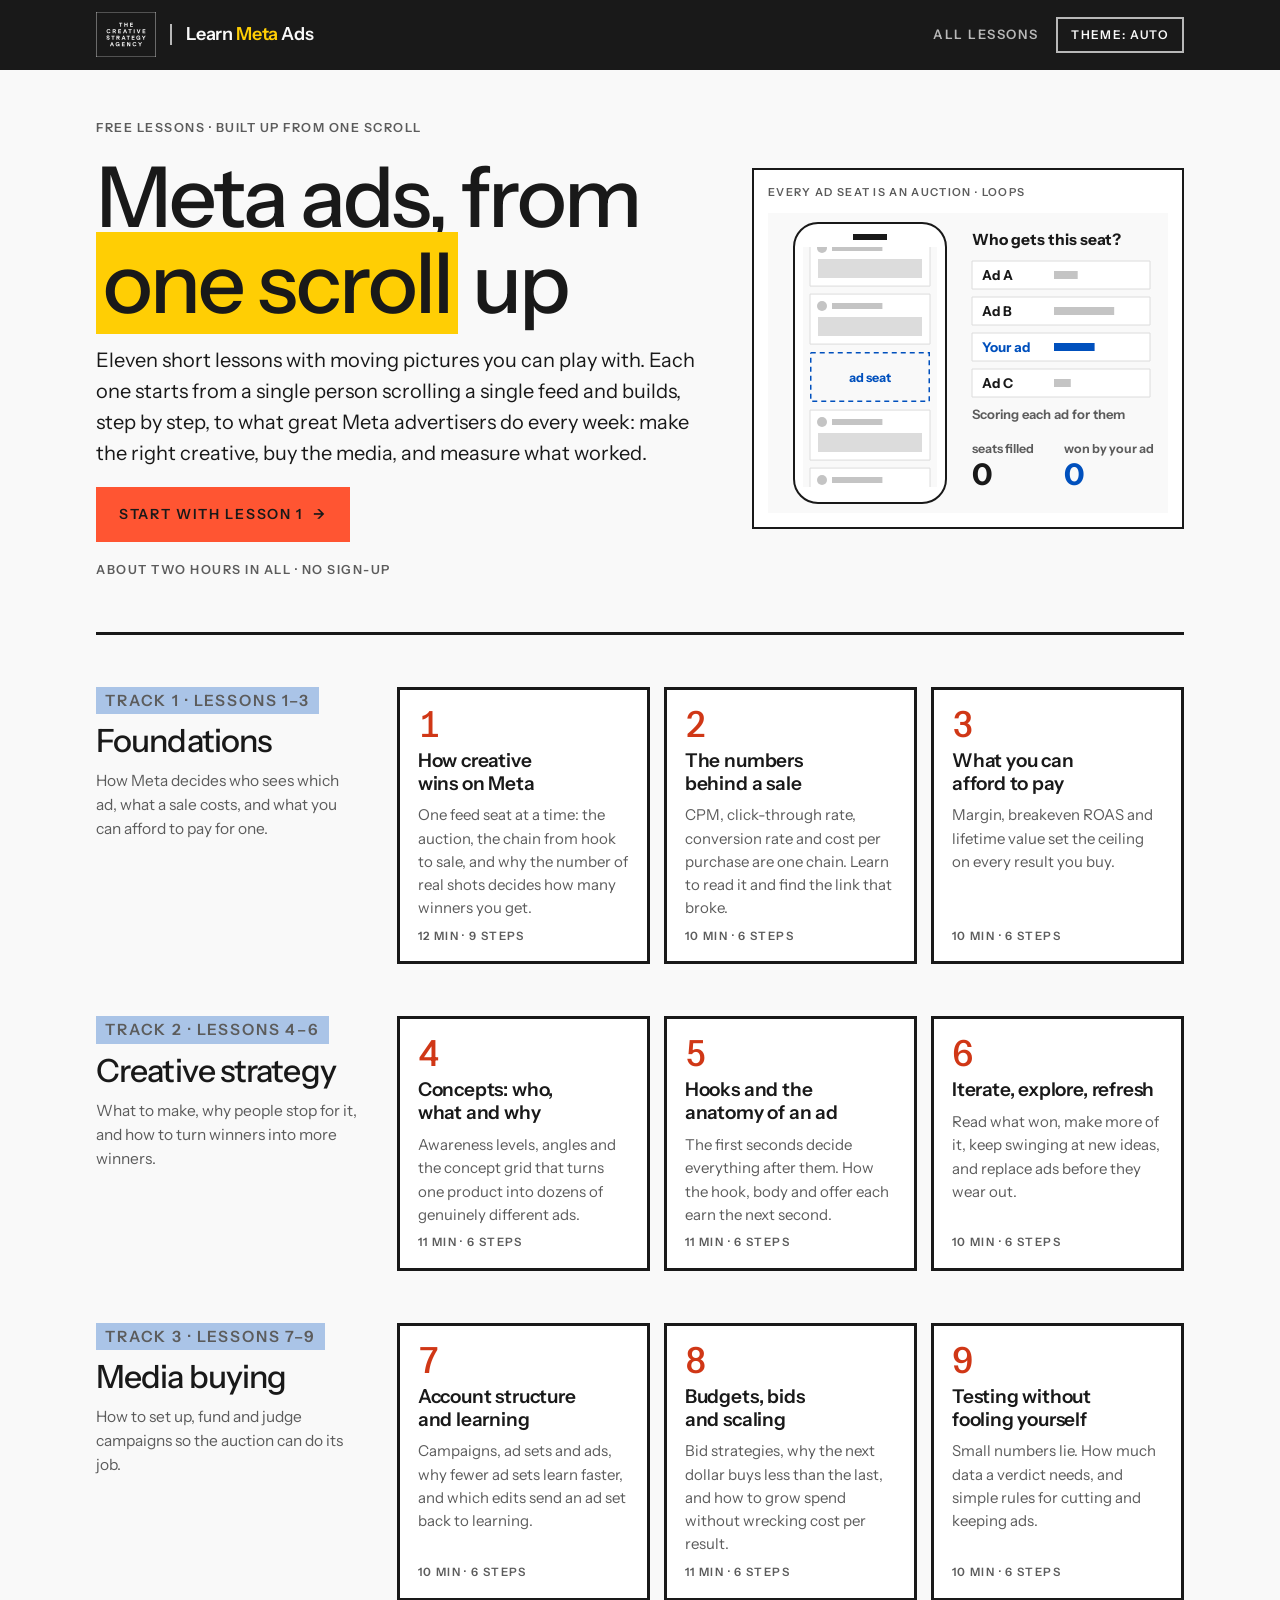
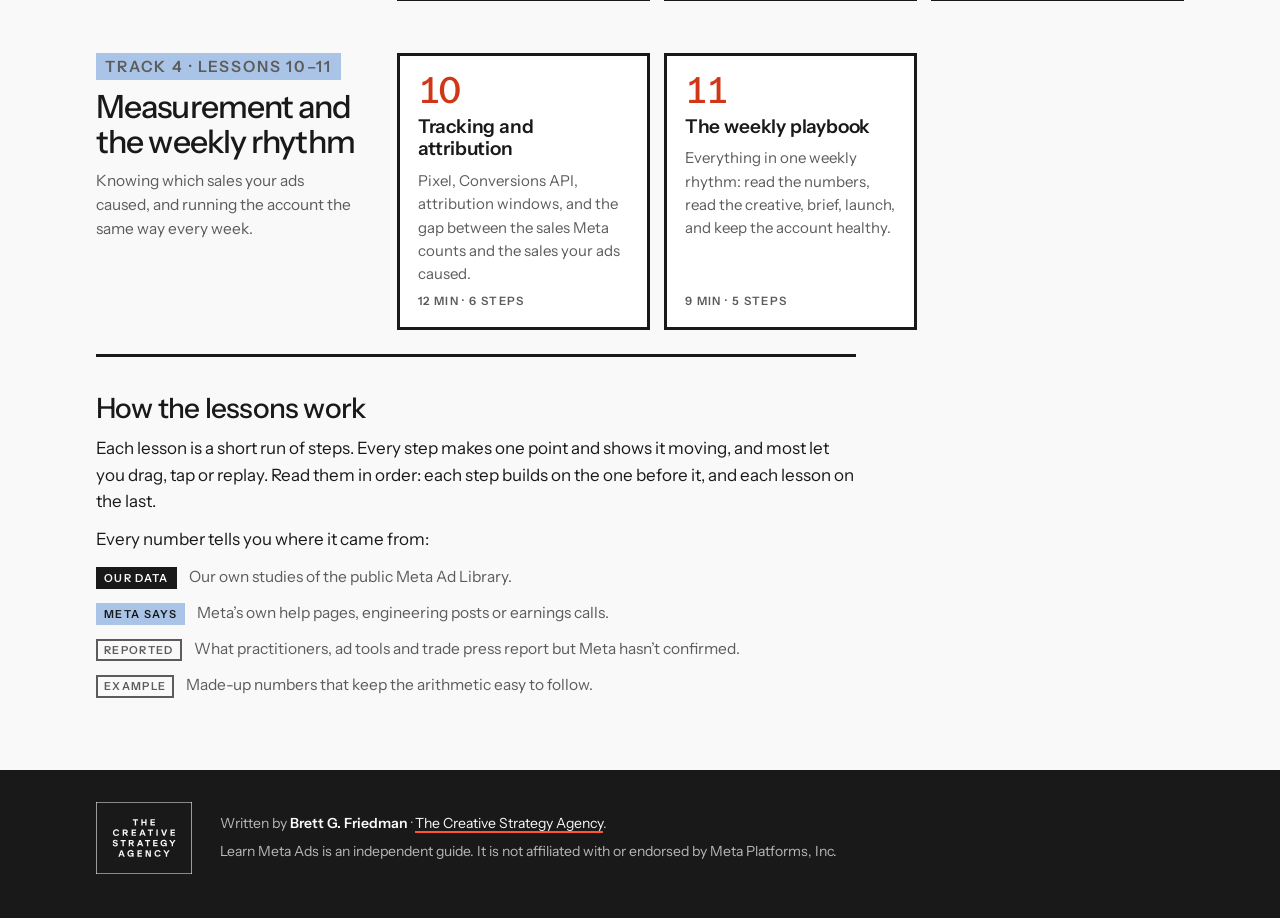
<file: index.html>
<!doctype html>
<html lang="en">
<head>
<!-- head -->
<meta charset="utf-8">
<meta name="viewport" content="width=device-width, initial-scale=1, viewport-fit=cover">
<title>Free Meta Ads Course: 11 Animated Lessons · Learn Meta Ads</title>
<meta name="description" content="Free animated lessons on Meta ads: how the auction picks ads, creative strategy, media buying, measurement and the weekly routine of a great Meta advertiser.">
<link rel="canonical" href="https://learnmetaads.com/">
<meta property="og:type" content="website">
<meta property="og:site_name" content="Learn Meta Ads">
<meta property="og:title" content="Free Meta Ads Course: 11 Animated Lessons · Learn Meta Ads">
<meta property="og:description" content="Free animated lessons on Meta ads: how the auction picks ads, creative strategy, media buying, measurement and the weekly routine of a great Meta advertiser.">
<meta property="og:url" content="https://learnmetaads.com/">
<meta property="og:image" content="https://learnmetaads.com/og.png">
<meta name="twitter:card" content="summary_large_image">
<meta name="theme-color" content="#191919">
<link rel="icon" href="./favicon.svg" type="image/svg+xml">
<link rel="preconnect" href="https://fonts.googleapis.com">
<link rel="preconnect" href="https://fonts.gstatic.com" crossorigin>
<link rel="stylesheet" href="https://fonts.googleapis.com/css2?family=Instrument+Sans:ital,wght@0,400..700;1,400..700&display=swap">
<link rel="stylesheet" href="./assets/site.css">
<script>try{var t=localStorage.getItem('lma-theme');if(t==='light'||t==='dark')document.documentElement.dataset.theme=t}catch(e){}</script>
<script type="application/ld+json">{"@context": "https://schema.org", "@graph": [{"@type": "Organization", "@id": "https://thecreativestrategyagency.com/#org", "name": "The Creative Strategy Agency", "alternateName": "TCSA", "url": "https://thecreativestrategyagency.com/"}, {"@type": "Person", "@id": "https://thecreativestrategyagency.com/about/brett/#person", "name": "Brett G. Friedman", "jobTitle": "Founder", "worksFor": {"@id": "https://thecreativestrategyagency.com/#org"}}, {"@type": "Course", "@id": "https://learnmetaads.com/#course", "name": "Learn Meta Ads", "description": "Free animated lessons on Meta ads: how the auction picks ads, creative strategy, media buying, measurement and the weekly routine of a great Meta advertiser.", "url": "https://learnmetaads.com/", "provider": {"@id": "https://thecreativestrategyagency.com/#org"}, "author": {"@id": "https://thecreativestrategyagency.com/about/brett/#person"}, "educationalLevel": "Beginner", "timeRequired": "PT116M", "hasCourseInstance": [{"@type": "CourseInstance", "courseMode": "Online", "courseWorkload": "PT116M"}], "hasPart": [{"@id": "https://learnmetaads.com/how-creative-wins/#course"}, {"@id": "https://learnmetaads.com/the-numbers/#course"}, {"@id": "https://learnmetaads.com/what-you-can-pay/#course"}, {"@id": "https://learnmetaads.com/concepts/#course"}, {"@id": "https://learnmetaads.com/hooks/#course"}, {"@id": "https://learnmetaads.com/iterate-and-refresh/#course"}, {"@id": "https://learnmetaads.com/account-structure/#course"}, {"@id": "https://learnmetaads.com/budgets-bids-scaling/#course"}, {"@id": "https://learnmetaads.com/testing/#course"}, {"@id": "https://learnmetaads.com/tracking-attribution/#course"}, {"@id": "https://learnmetaads.com/weekly-playbook/#course"}], "offers": [{"@type": "Offer", "category": "Free", "price": 0, "priceCurrency": "USD"}], "isAccessibleForFree": true, "inLanguage": "en"}, {"@type": "ItemList", "name": "Learn Meta Ads lessons", "itemListElement": [{"@type": "ListItem", "position": 1, "url": "https://learnmetaads.com/how-creative-wins/"}, {"@type": "ListItem", "position": 2, "url": "https://learnmetaads.com/the-numbers/"}, {"@type": "ListItem", "position": 3, "url": "https://learnmetaads.com/what-you-can-pay/"}, {"@type": "ListItem", "position": 4, "url": "https://learnmetaads.com/concepts/"}, {"@type": "ListItem", "position": 5, "url": "https://learnmetaads.com/hooks/"}, {"@type": "ListItem", "position": 6, "url": "https://learnmetaads.com/iterate-and-refresh/"}, {"@type": "ListItem", "position": 7, "url": "https://learnmetaads.com/account-structure/"}, {"@type": "ListItem", "position": 8, "url": "https://learnmetaads.com/budgets-bids-scaling/"}, {"@type": "ListItem", "position": 9, "url": "https://learnmetaads.com/testing/"}, {"@type": "ListItem", "position": 10, "url": "https://learnmetaads.com/tracking-attribution/"}, {"@type": "ListItem", "position": 11, "url": "https://learnmetaads.com/weekly-playbook/"}]}]}</script>
<!-- /head -->
</head>
<body>
<!-- bar -->
<header class="bar"><div class="bar-in">
<a class="mark" href="./" aria-label="Learn Meta Ads, home"><img src="./assets/tcsa-logo.svg" alt="" width="60" height="45"><span>Learn <b>Meta</b> Ads</span></a>
<nav class="bar-nav" aria-label="Site"><a href="./#lessons">All lessons</a><button class="btn" type="button" data-theme-btn>Theme: auto</button></nav>
</div></header>
<!-- /bar -->
<main class="wrap">
  <header class="home-hero" id="top">
    <div class="copy">
      <p class="eyebrow">Free lessons · built up from one scroll</p>
      <h1>Meta ads, from <span>one scroll</span> up</h1>
      <p class="lede">Eleven short lessons with moving pictures you can play with. Each one starts from a single person scrolling a single feed and builds, step by step, to what great Meta advertisers do every week: make the right creative, buy the media, and measure what worked.</p>
      <a class="start" href="how-creative-wins/">Start with lesson 1 <span aria-hidden="true">→</span></a>
      <p class="eyebrow">About two hours in all · no sign-up</p>
    </div>
    <figure class="stage" id="hero">
      <div class="stage-head"><span class="tag">Every ad seat is an auction · loops</span></div>
      <canvas role="img" aria-label="A phone feed scrolls. Every fourth card is an empty ad seat. As each seat arrives, four ads compete for it and one fills it."></canvas>
    </figure>
  </header>

<!-- tracks -->
<div class="tracks" id="lessons">
<section class="track" aria-labelledby="t-foundations">
<div class="track-head"><p class="track-no">Track 1 · Lessons 1–3</p><h2 id="t-foundations">Foundations</h2><p>How Meta decides who sees which ad, what a sale costs, and what you can afford to pay for one.</p></div>
<ul class="cards">
<li><a class="card" href="how-creative-wins/"><span class="card-no">1</span><h3>How creative wins on Meta</h3><p>One feed seat at a time: the auction, the chain from hook to sale, and why the number of real shots decides how many winners you get.</p><span class="card-meta">12 min · 9 steps</span></a></li>
<li><a class="card" href="the-numbers/"><span class="card-no">2</span><h3>The numbers behind a sale</h3><p>CPM, click-through rate, conversion rate and cost per purchase are one chain. Learn to read it and find the link that broke.</p><span class="card-meta">10 min · 6 steps</span></a></li>
<li><a class="card" href="what-you-can-pay/"><span class="card-no">3</span><h3>What you can afford to pay</h3><p>Margin, breakeven ROAS and lifetime value set the ceiling on every result you buy.</p><span class="card-meta">10 min · 6 steps</span></a></li>
</ul></section>
<section class="track" aria-labelledby="t-creative">
<div class="track-head"><p class="track-no">Track 2 · Lessons 4–6</p><h2 id="t-creative">Creative strategy</h2><p>What to make, why people stop for it, and how to turn winners into more winners.</p></div>
<ul class="cards">
<li><a class="card" href="concepts/"><span class="card-no">4</span><h3>Concepts: who, what and why</h3><p>Awareness levels, angles and the concept grid that turns one product into dozens of genuinely different ads.</p><span class="card-meta">11 min · 6 steps</span></a></li>
<li><a class="card" href="hooks/"><span class="card-no">5</span><h3>Hooks and the anatomy of an ad</h3><p>The first seconds decide everything after them. How the hook, body and offer each earn the next second.</p><span class="card-meta">11 min · 6 steps</span></a></li>
<li><a class="card" href="iterate-and-refresh/"><span class="card-no">6</span><h3>Iterate, explore, refresh</h3><p>Read what won, make more of it, keep swinging at new ideas, and replace ads before they wear out.</p><span class="card-meta">10 min · 6 steps</span></a></li>
</ul></section>
<section class="track" aria-labelledby="t-buying">
<div class="track-head"><p class="track-no">Track 3 · Lessons 7–9</p><h2 id="t-buying">Media buying</h2><p>How to set up, fund and judge campaigns so the auction can do its job.</p></div>
<ul class="cards">
<li><a class="card" href="account-structure/"><span class="card-no">7</span><h3>Account structure and learning</h3><p>Campaigns, ad sets and ads, why fewer ad sets learn faster, and which edits send an ad set back to learning.</p><span class="card-meta">10 min · 6 steps</span></a></li>
<li><a class="card" href="budgets-bids-scaling/"><span class="card-no">8</span><h3>Budgets, bids and scaling</h3><p>Bid strategies, why the next dollar buys less than the last, and how to grow spend without wrecking cost per result.</p><span class="card-meta">11 min · 6 steps</span></a></li>
<li><a class="card" href="testing/"><span class="card-no">9</span><h3>Testing without fooling yourself</h3><p>Small numbers lie. How much data a verdict needs, and simple rules for cutting and keeping ads.</p><span class="card-meta">10 min · 6 steps</span></a></li>
</ul></section>
<section class="track" aria-labelledby="t-measure">
<div class="track-head"><p class="track-no">Track 4 · Lessons 10–11</p><h2 id="t-measure">Measurement and the weekly rhythm</h2><p>Knowing which sales your ads caused, and running the account the same way every week.</p></div>
<ul class="cards">
<li><a class="card" href="tracking-attribution/"><span class="card-no">10</span><h3>Tracking and attribution</h3><p>Pixel, Conversions API, attribution windows, and the gap between the sales Meta counts and the sales your ads caused.</p><span class="card-meta">12 min · 6 steps</span></a></li>
<li><a class="card" href="weekly-playbook/"><span class="card-no">11</span><h3>The weekly playbook</h3><p>Everything in one weekly rhythm: read the numbers, read the creative, brief, launch, and keep the account healthy.</p><span class="card-meta">9 min · 5 steps</span></a></li>
</ul></section>
</div>
<!-- /tracks -->

  <section class="about" aria-labelledby="how">
    <h2 id="how">How the lessons work</h2>
    <p>Each lesson is a short run of steps. Every step makes one point and shows it moving, and most let you drag, tap or replay. Read them in order: each step builds on the one before it, and each lesson on the last.</p>
    <p>Every number tells you where it came from:</p>
    <p class="data"><span class="label">Our data</span><span>Our own studies of the public Meta Ad Library.</span></p>
    <p class="data meta"><span class="label">Meta says</span><span>Meta’s own help pages, engineering posts or earnings calls.</span></p>
    <p class="data rep"><span class="label">Reported</span><span>What practitioners, ad tools and trade press report but Meta hasn’t confirmed.</span></p>
    <p class="data rep"><span class="label">Example</span><span>Made-up numbers that keep the arithmetic easy to follow.</span></p>
  </section>
</main>
<!-- foot -->
<footer class="foot"><div class="foot-in">
<a class="foot-logo" href="https://thecreativestrategyagency.com/" aria-label="The Creative Strategy Agency"><img src="./assets/tcsa-logo.svg" alt="" width="96" height="72"></a>
<div class="foot-text">
<p>Written by <b>Brett G. Friedman</b> · <a href="https://thecreativestrategyagency.com/">The Creative Strategy Agency</a>.</p>
<p>Learn Meta Ads is an independent guide. It is not affiliated with or endorsed by Meta Platforms, Inc.</p>
</div>
</div></footer>
<!-- /foot -->
<script src="assets/engine.js"></script>
<script>
(() => {
'use strict';
const {C, TAU, seg, easeOut, rrect, txt, scene} = LMA;
const PAT = ['B', 'You', 'A', 'C', 'You', 'A', 'B', 'You'];
scene('hero', {loop:true, rest:4.7, draw(ctx, t){
  const P = {x:26, y:10, w:152, h:280}, S = {x:35, y:34, w:134, h:240};
  rrect(ctx, P.x, P.y, P.w, P.h, 24); ctx.fillStyle = C.surface; ctx.fill(); ctx.lineWidth = 2; ctx.strokeStyle = C.ink; ctx.stroke();
  rrect(ctx, P.x + P.w / 2 - 17, P.y + 11, 34, 6, 3); ctx.fillStyle = C.ink; ctx.fill();
  const pitch = 58, ch = 50, speed = 72, fill = S.h * .42, off = t * speed;
  const cx = S.x + 7, cw = S.w - 14;
  ctx.save(); rrect(ctx, S.x, S.y, S.w, S.h, 8); ctx.clip();
  ctx.fillStyle = C.bg; ctx.fillRect(S.x, S.y, S.w, S.h);
  const k0 = Math.max(0, Math.floor((off - 8) / pitch) - 1);
  for (let k = k0; k < k0 + 7; k++){
    const y = S.y + 8 + k * pitch - off;
    if (y > S.y + S.h || y + ch < S.y) continue;
    if (k % 4 === 3){
      const n = (k - 3) / 4, tf = (8 + k * pitch - fill) / speed;
      if (t < tf){
        ctx.save(); ctx.setLineDash([5, 4]); ctx.lineWidth = 1.5; ctx.strokeStyle = C.you; rrect(ctx, cx + .75, y + .75, cw - 1.5, ch - 1.5, 7); ctx.stroke(); ctx.restore();
        txt(ctx, 'ad seat', cx + cw / 2, y + ch / 2 + 4.5, {size:12.5, w:800, color:C.you, align:'center'});
      } else {
        const who = PAT[n % PAT.length], a = easeOut(seg(t, tf, tf + .3)), you = who === 'You';
        ctx.save(); ctx.globalAlpha = a; rrect(ctx, cx, y, cw, ch, 7); ctx.fillStyle = you ? C.you : C.faint; ctx.fill(); ctx.restore();
        txt(ctx, 'Sponsored', cx + 9, y + 16, {size:11, w:650, color:you ? C.onyou : C.muted, alpha:a});
        txt(ctx, you ? 'Your ad' : 'Ad ' + who, cx + 9, y + 37, {size:15, w:800, color:you ? C.onyou : C.ink, alpha:a});
      }
    } else {
      rrect(ctx, cx, y, cw, ch, 7); ctx.fillStyle = C.surface; ctx.fill(); ctx.lineWidth = 1; ctx.strokeStyle = C.line; ctx.stroke();
      ctx.fillStyle = C.faint; ctx.beginPath(); ctx.arc(cx + 12, y + 12, 5, 0, TAU); ctx.fill();
      rrect(ctx, cx + 22, y + 9, cw * .42, 6, 3); ctx.fill();
      rrect(ctx, cx + 8, y + 23, cw - 16, 19, 4); ctx.fillStyle = C.line; ctx.fill();
    }
  }
  ctx.restore();

  const X = 204, keys = ['A', 'B', 'You', 'C'];
  const sp = 4 * pitch / speed, base = (8 + 3 * pitch - fill) / speed;
  const n = Math.max(0, Math.floor((t - 1 - base) / sp) + 1), tf = base + n * sp, who = PAT[n % PAT.length];
  txt(ctx, 'Who gets this seat?', X, 32, {size:15.5, w:800});
  for (let i = 0; i < 4; i++){
    const y = 48 + i * 36, k = keys[i], isYou = k === 'You', won = t >= tf && who === k;
    rrect(ctx, X, y, 178, 28, 8);
    ctx.fillStyle = won ? (isYou ? C.you : C.faint) : C.surface; ctx.fill();
    if (!won){ ctx.lineWidth = 1; ctx.strokeStyle = C.line; ctx.stroke(); }
    txt(ctx, isYou ? 'Your ad' : 'Ad ' + k, X + 10, y + 19, {size:13.5, w:800, color:won && isYou ? C.onyou : (isYou ? C.you : C.ink)});
    if (t < tf){
      const w = 16 + 46 * (.5 + .5 * Math.sin(t * 5.2 + i * 1.9));
      rrect(ctx, X + 82, y + 10, w, 8, 4); ctx.fillStyle = isYou ? C.you : C.faint; ctx.fill();
    } else if (won){
      txt(ctx, 'wins', X + 168, y + 19, {size:12.5, w:800, color:isYou ? C.onyou : C.ink, align:'right'});
    }
  }
  if (t >= tf){
    const i = keys.indexOf(who), a = 1 - seg(t, tf + .6, tf + 1);
    const sy = S.y + 8 + (4 * n + 3) * pitch - off + ch / 2;
    if (a > 0 && sy > S.y && sy < S.y + S.h){
      ctx.save(); ctx.globalAlpha = a; ctx.strokeStyle = who === 'You' ? C.you : C.muted; ctx.lineWidth = 1.5;
      ctx.beginPath(); ctx.moveTo(X - 2, 48 + i * 36 + 14); ctx.lineTo(cx + cw + 2, sy); ctx.stroke();
      ctx.fillStyle = ctx.strokeStyle; ctx.beginPath(); ctx.arc(cx + cw + 2, sy, 3, 0, TAU); ctx.fill(); ctx.restore();
    }
  }
  txt(ctx, t < tf ? 'Scoring each ad for them' : (who === 'You' ? 'Your ad got this seat' : 'Another ad got this seat'), X, 206, {size:13, w:650, color:C.muted});
  const nf = t < base ? 0 : Math.floor((t - base) / sp) + 1;
  const yw = Math.floor(nf / 8) * 3 + PAT.slice(0, nf % 8).filter(x => x === 'You').length;
  txt(ctx, 'seats filled', X, 240, {size:12.5, w:650, color:C.muted});
  txt(ctx, String(nf), X, 272, {size:30, w:860});
  txt(ctx, 'won by your ad', X + 92, 240, {size:12.5, w:650, color:C.muted});
  txt(ctx, String(yw), X + 92, 272, {size:30, w:860, color:C.you});
}});
})();
</script>
</body>
</html>
</file>
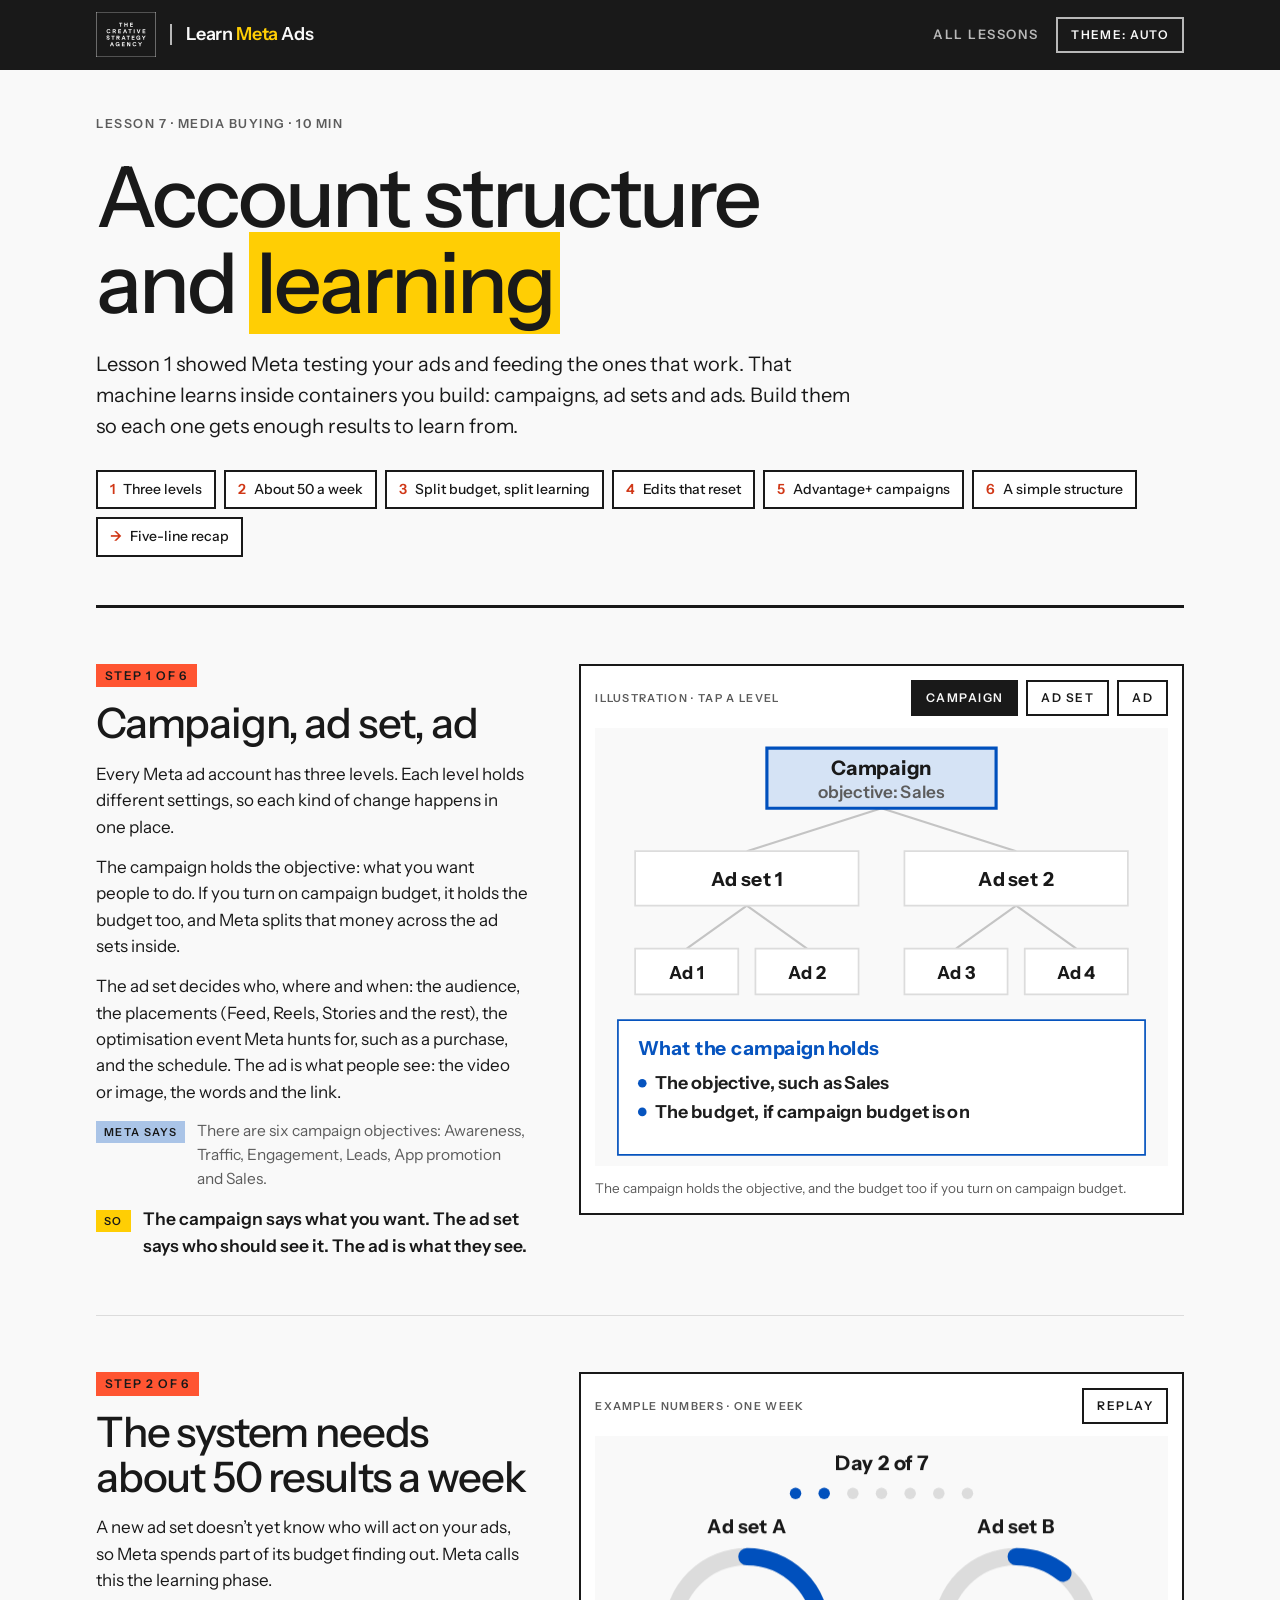
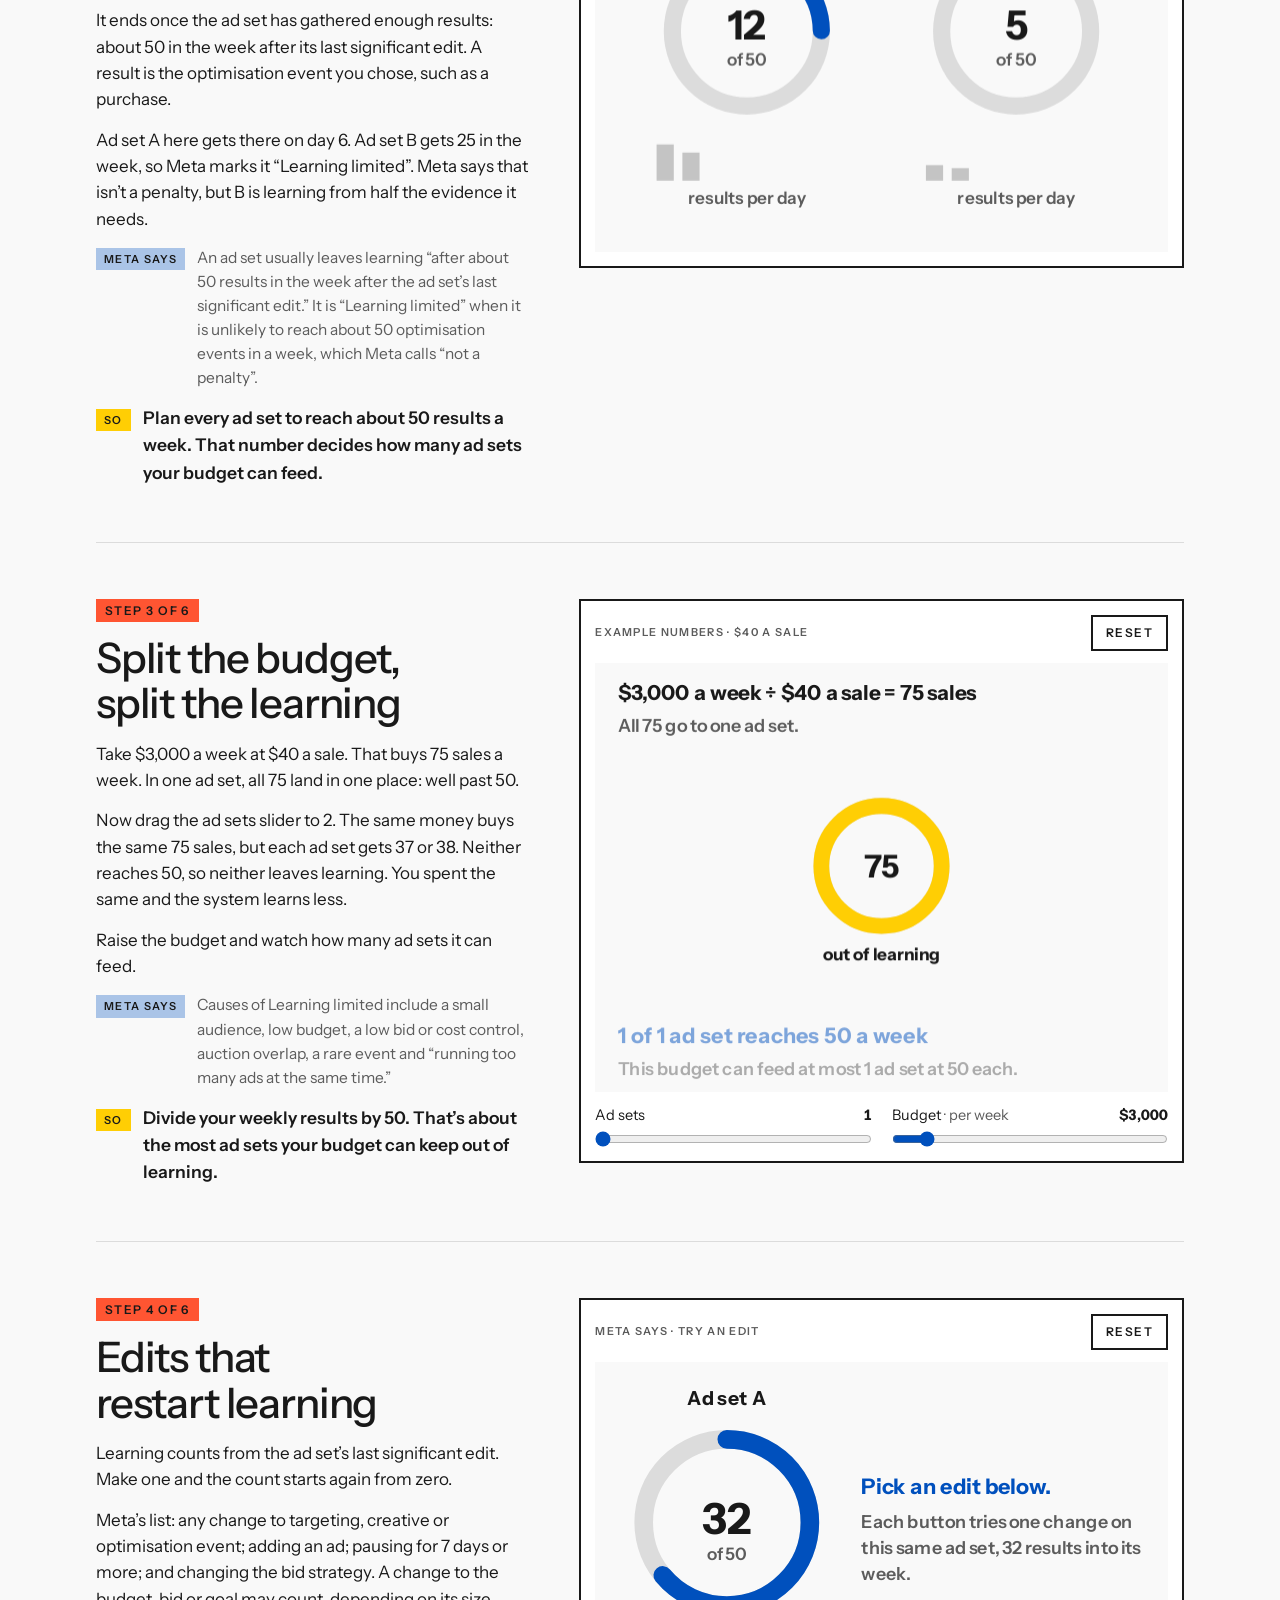
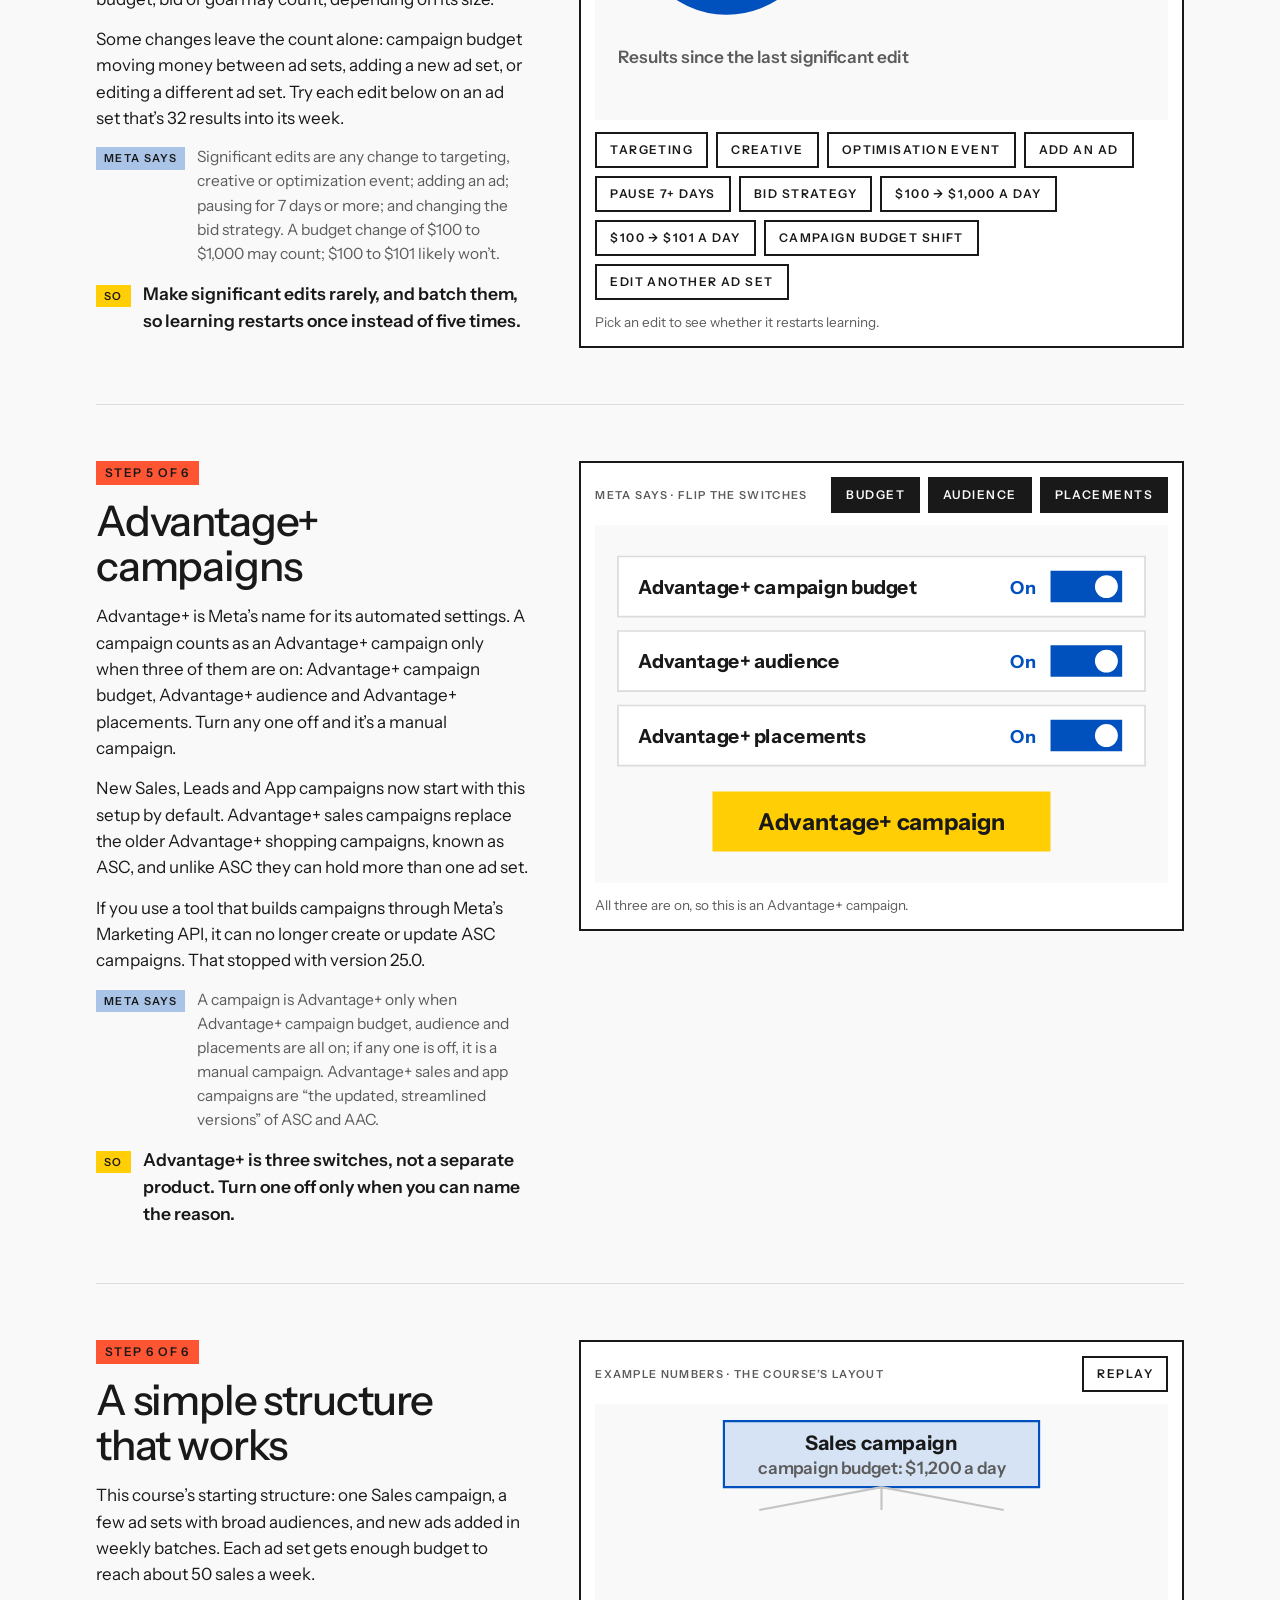
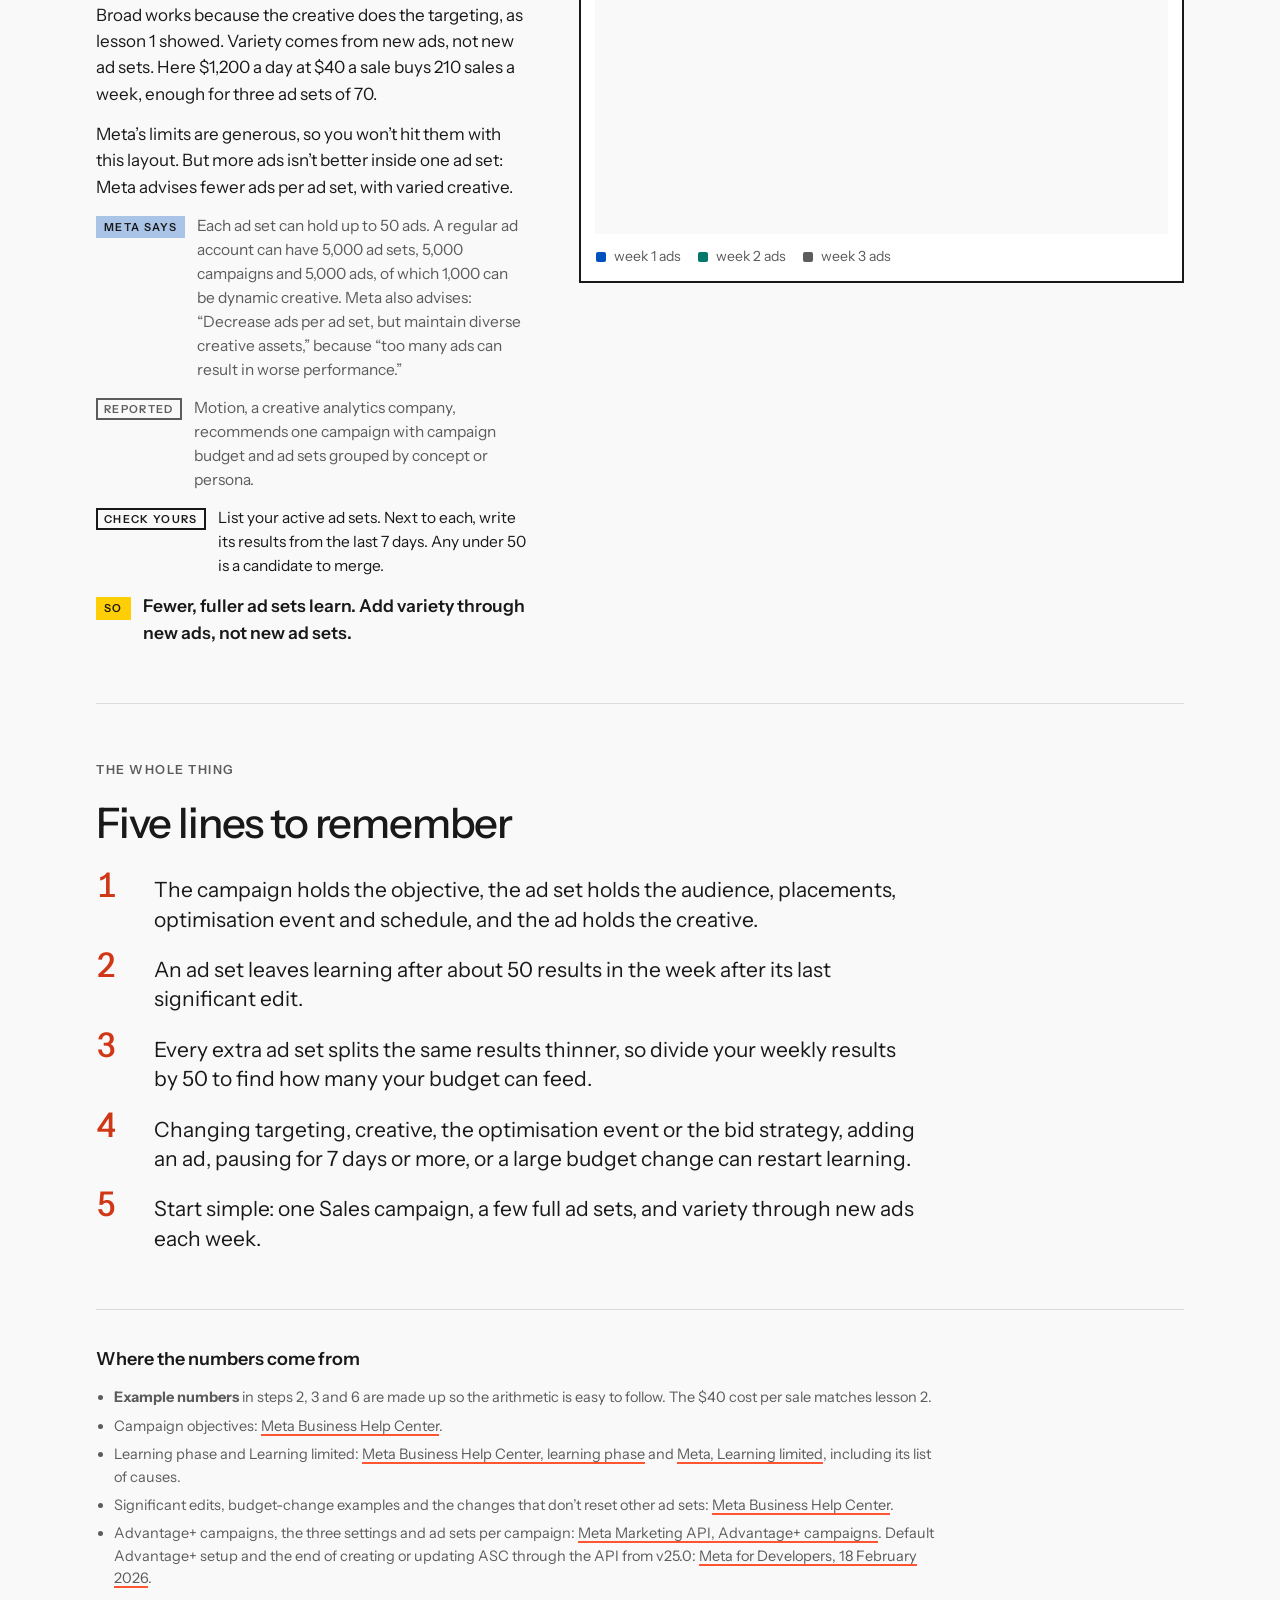
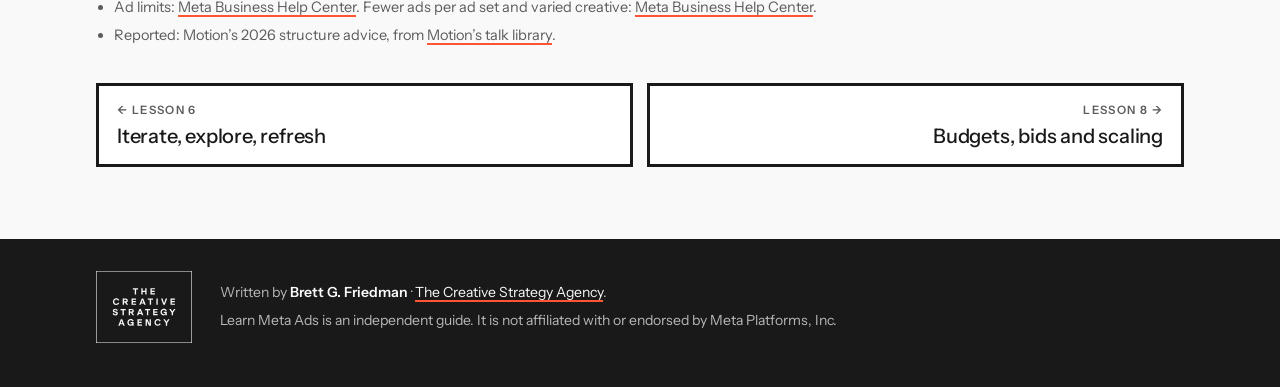
<file: account-structure/index.html>
<!doctype html>
<html lang="en">
<head>
<!-- head -->
<meta charset="utf-8">
<meta name="viewport" content="width=device-width, initial-scale=1, viewport-fit=cover">
<title>Meta Ads Account Structure and the Learning Phase · Learn Meta Ads</title>
<meta name="description" content="Campaigns, ad sets and ads, why fewer ad sets learn faster, and which edits send an ad set back to learning.">
<link rel="canonical" href="https://learnmetaads.com/account-structure/">
<meta property="og:type" content="article">
<meta property="og:site_name" content="Learn Meta Ads">
<meta property="og:title" content="Meta Ads Account Structure and the Learning Phase · Learn Meta Ads">
<meta property="og:description" content="Campaigns, ad sets and ads, why fewer ad sets learn faster, and which edits send an ad set back to learning.">
<meta property="og:url" content="https://learnmetaads.com/account-structure/">
<meta property="og:image" content="https://learnmetaads.com/og.png">
<meta name="twitter:card" content="summary_large_image">
<meta name="theme-color" content="#191919">
<link rel="icon" href="../favicon.svg" type="image/svg+xml">
<link rel="preconnect" href="https://fonts.googleapis.com">
<link rel="preconnect" href="https://fonts.gstatic.com" crossorigin>
<link rel="stylesheet" href="https://fonts.googleapis.com/css2?family=Instrument+Sans:ital,wght@0,400..700;1,400..700&display=swap">
<link rel="stylesheet" href="../assets/site.css">
<script>try{var t=localStorage.getItem('lma-theme');if(t==='light'||t==='dark')document.documentElement.dataset.theme=t}catch(e){}</script>
<script type="application/ld+json">{"@context": "https://schema.org", "@type": "Course", "@id": "https://learnmetaads.com/account-structure/#course", "name": "Account structure and learning", "description": "Campaigns, ad sets and ads, why fewer ad sets learn faster, and which edits send an ad set back to learning.", "url": "https://learnmetaads.com/account-structure/", "provider": {"@type": "Organization", "@id": "https://thecreativestrategyagency.com/#org", "name": "The Creative Strategy Agency", "alternateName": "TCSA", "url": "https://thecreativestrategyagency.com/"}, "author": {"@type": "Person", "@id": "https://thecreativestrategyagency.com/about/brett/#person", "name": "Brett G. Friedman", "jobTitle": "Founder", "worksFor": {"@id": "https://thecreativestrategyagency.com/#org"}}, "educationalLevel": "Beginner", "timeRequired": "PT10M", "isPartOf": {"@id": "https://learnmetaads.com/#course"}, "hasCourseInstance": [{"@type": "CourseInstance", "courseMode": "Online", "courseWorkload": "PT10M"}], "offers": [{"@type": "Offer", "category": "Free", "price": 0, "priceCurrency": "USD"}], "isAccessibleForFree": true, "inLanguage": "en"}</script>
<!-- /head -->
</head>
<body>
<!-- bar -->
<header class="bar"><div class="bar-in">
<a class="mark" href="../" aria-label="Learn Meta Ads, home"><img src="../assets/tcsa-logo.svg" alt="" width="60" height="45"><span>Learn <b>Meta</b> Ads</span></a>
<nav class="bar-nav" aria-label="Site"><a href="../#lessons">All lessons</a><button class="btn" type="button" data-theme-btn>Theme: auto</button></nav>
</div></header>
<!-- /bar -->
<main class="wrap">
  <header class="hero">
    <p class="eyebrow">Lesson 7 · Media buying · 10 min</p>
    <h1>Account structure and <span>learning</span></h1>
    <p class="lede">Lesson 1 showed Meta testing your ads and feeding the ones that work. That machine learns inside containers you build: campaigns, ad sets and ads. Build them so each one gets enough results to learn from.</p>
    <ul class="toc">
      <li><a href="#s1"><b>1</b> Three levels</a></li>
      <li><a href="#s2"><b>2</b> About 50 a week</a></li>
      <li><a href="#s3"><b>3</b> Split budget, split learning</a></li>
      <li><a href="#s4"><b>4</b> Edits that reset</a></li>
      <li><a href="#s5"><b>5</b> Advantage+ campaigns</a></li>
      <li><a href="#s6"><b>6</b> A simple structure</a></li>
      <li><a href="#recap"><b>→</b> Five-line recap</a></li>
    </ul>
  </header>

  <section class="step" id="s1">
    <div class="copy">
      <p class="stepno">Step 1 of 6</p>
      <h2>Campaign, ad set, ad</h2>
      <p>Every Meta ad account has three levels. Each level holds different settings, so each kind of change happens in one place.</p>
      <p>The campaign holds the objective: what you want people to do. If you turn on campaign budget, it holds the budget too, and Meta splits that money across the ad sets inside.</p>
      <p>The ad set decides who, where and when: the audience, the placements (Feed, Reels, Stories and the rest), the optimisation event Meta hunts for, such as a purchase, and the schedule. The ad is what people see: the video or image, the words and the link.</p>
      <p class="data meta"><span class="label">Meta says</span><span>There are six campaign objectives: Awareness, Traffic, Engagement, Leads, App promotion and Sales.</span></p>
      <p class="so"><span class="label">So</span><span>The campaign says what you want. The ad set says who should see it. The ad is what they see.</span></p>
    </div>
    <figure class="stage">
      <div class="stage-head"><span class="tag">Illustration · tap a level</span><div class="btns" role="group" aria-label="Pick a level"><button class="btn" type="button" data-lvl="0" aria-pressed="true">Campaign</button><button class="btn" type="button" data-lvl="1" aria-pressed="false">Ad set</button><button class="btn" type="button" data-lvl="2" aria-pressed="false">Ad</button></div></div>
      <canvas class="tap" role="img" aria-label="A tree: one campaign at the top, two ad sets under it and two ads under each ad set. The level you pick lights up, and a panel lists the settings that live there."></canvas>
      <p class="formula" id="lvl1" aria-live="polite"></p>
    </figure>
  </section>

  <section class="step" id="s2">
    <div class="copy">
      <p class="stepno">Step 2 of 6</p>
      <h2>The system needs about 50 results a week</h2>
      <p>A new ad set doesn’t yet know who will act on your ads, so Meta spends part of its budget finding out. Meta calls this the learning phase.</p>
      <p>It ends once the ad set has gathered enough results: about 50 in the week after its last significant edit. A result is the optimisation event you chose, such as a purchase.</p>
      <p>Ad set A here gets there on day 6. Ad set B gets 25 in the week, so Meta marks it “Learning limited”. Meta says that isn’t a penalty, but B is learning from half the evidence it needs.</p>
      <p class="data meta"><span class="label">Meta says</span><span>An ad set usually leaves learning “after about 50 results in the week after the ad set’s last significant edit.” It is “Learning limited” when it is unlikely to reach about 50 optimisation events in a week, which Meta calls “not a penalty”.</span></p>
      <p class="so"><span class="label">So</span><span>Plan every ad set to reach about 50 results a week. That number decides how many ad sets your budget can feed.</span></p>
    </div>
    <figure class="stage">
      <div class="stage-head"><span class="tag">Example numbers · one week</span><div class="btns"><button class="btn" type="button" data-replay>Replay</button></div></div>
      <canvas role="img" aria-label="Two rings fill with results over 7 days. Ad set A reaches 50 on day 6 and ends the week at 60, out of learning. Ad set B ends the week at 25 of 50 and is marked Learning limited."></canvas>
    </figure>
  </section>

  <section class="step" id="s3">
    <div class="copy">
      <p class="stepno">Step 3 of 6</p>
      <h2>Split the budget, split the learning</h2>
      <p>Take $3,000 a week at $40 a sale. That buys 75 sales a week. In one ad set, all 75 land in one place: well past 50.</p>
      <p>Now drag the ad sets slider to 2. The same money buys the same 75 sales, but each ad set gets 37 or 38. Neither reaches 50, so neither leaves learning. You spent the same and the system learns less.</p>
      <p>Raise the budget and watch how many ad sets it can feed.</p>
      <p class="data meta"><span class="label">Meta says</span><span>Causes of Learning limited include a small audience, low budget, a low bid or cost control, auction overlap, a rare event and “running too many ads at the same time.”</span></p>
      <p class="so"><span class="label">So</span><span>Divide your weekly results by 50. That’s about the most ad sets your budget can keep out of learning.</span></p>
    </div>
    <figure class="stage">
      <div class="stage-head"><span class="tag">Example numbers · $40 a sale</span><div class="btns"><button class="btn" type="button" id="rst3">Reset</button></div></div>
      <canvas role="img" aria-label="One ring per ad set. Each ring fills toward 50 with that ad set’s share of the week’s sales and turns gold when it reaches 50. It updates as you move the sliders below."></canvas>
      <div class="sliders">
        <label for="n3"><span class="row"><span>Ad sets</span><output id="on3" for="n3">1</output></span><input id="n3" type="range" min="1" max="10" step="1" value="1"></label>
        <label for="b3"><span class="row"><span>Budget <em>· per week</em></span><output id="ob3" for="b3">$3,000</output></span><input id="b3" type="range" min="1000" max="20000" step="500" value="3000"></label>
      </div>
    </figure>
  </section>

  <section class="step" id="s4">
    <div class="copy">
      <p class="stepno">Step 4 of 6</p>
      <h2>Edits that restart learning</h2>
      <p>Learning counts from the ad set’s last significant edit. Make one and the count starts again from zero.</p>
      <p>Meta’s list: any change to targeting, creative or optimisation event; adding an ad; pausing for 7 days or more; and changing the bid strategy. A change to the budget, bid or goal may count, depending on its size.</p>
      <p>Some changes leave the count alone: campaign budget moving money between ad sets, adding a new ad set, or editing a different ad set. Try each edit below on an ad set that’s 32 results into its week.</p>
      <p class="data meta"><span class="label">Meta says</span><span>Significant edits are any change to targeting, creative or optimization event; adding an ad; pausing for 7 days or more; and changing the bid strategy. A budget change of $100 to $1,000 may count; $100 to $101 likely won’t.</span></p>
      <p class="so"><span class="label">So</span><span>Make significant edits rarely, and batch them, so learning restarts once instead of five times.</span></p>
    </div>
    <figure class="stage">
      <div class="stage-head"><span class="tag">Meta says · try an edit</span><div class="btns"><button class="btn" type="button" id="clr4">Reset</button></div></div>
      <canvas role="img" aria-label="An ad set’s learning ring at 32 of 50 results. Pick an edit below: a significant edit drains the ring to zero, a large budget change may drain it, and a change that doesn’t count leaves it at 32."></canvas>
      <div class="btns" role="group" aria-label="Try an edit" id="ed4"></div>
      <p class="formula" id="why4" aria-live="polite"></p>
    </figure>
  </section>

  <section class="step" id="s5">
    <div class="copy">
      <p class="stepno">Step 5 of 6</p>
      <h2>Advantage+ campaigns</h2>
      <p>Advantage+ is Meta’s name for its automated settings. A campaign counts as an Advantage+ campaign only when three of them are on: Advantage+ campaign budget, Advantage+ audience and Advantage+ placements. Turn any one off and it’s a manual campaign.</p>
      <p>New Sales, Leads and App campaigns now start with this setup by default. Advantage+ sales campaigns replace the older Advantage+ shopping campaigns, known as ASC, and unlike ASC they can hold more than one ad set.</p>
      <p>If you use a tool that builds campaigns through Meta’s Marketing API, it can no longer create or update ASC campaigns. That stopped with version 25.0.</p>
      <p class="data meta"><span class="label">Meta says</span><span>A campaign is Advantage+ only when Advantage+ campaign budget, audience and placements are all on; if any one is off, it is a manual campaign. Advantage+ sales and app campaigns are “the updated, streamlined versions” of ASC and AAC.</span></p>
      <p class="so"><span class="label">So</span><span>Advantage+ is three switches, not a separate product. Turn one off only when you can name the reason.</span></p>
    </div>
    <figure class="stage">
      <div class="stage-head"><span class="tag">Meta says · flip the switches</span><div class="btns" role="group" aria-label="Advantage+ settings"><button class="btn" type="button" data-sw="0" aria-pressed="true">Budget</button><button class="btn" type="button" data-sw="1" aria-pressed="true">Audience</button><button class="btn" type="button" data-sw="2" aria-pressed="true">Placements</button></div></div>
      <canvas class="tap" role="img" aria-label="Three switches: Advantage+ campaign budget, Advantage+ audience and Advantage+ placements. With all three on, a gold Advantage+ campaign badge shows. Turn any one off and it reads Manual campaign."></canvas>
      <p class="formula" id="sw5" aria-live="polite"></p>
    </figure>
  </section>

  <section class="step" id="s6">
    <div class="copy">
      <p class="stepno">Step 6 of 6</p>
      <h2>A simple structure that works</h2>
      <p>This course’s starting structure: one Sales campaign, a few ad sets with broad audiences, and new ads added in weekly batches. Each ad set gets enough budget to reach about 50 sales a week.</p>
      <p>Broad works because the creative does the targeting, as lesson 1 showed. Variety comes from new ads, not new ad sets. Here $1,200 a day at $40 a sale buys 210 sales a week, enough for three ad sets of 70.</p>
      <p>Meta’s limits are generous, so you won’t hit them with this layout. But more ads isn’t better inside one ad set: Meta advises fewer ads per ad set, with varied creative.</p>
      <p class="data meta"><span class="label">Meta says</span><span>Each ad set can hold up to 50 ads. A regular ad account can have 5,000 ad sets, 5,000 campaigns and 5,000 ads, of which 1,000 can be dynamic creative. Meta also advises: “Decrease ads per ad set, but maintain diverse creative assets,” because “too many ads can result in worse performance.”</span></p>
      <p class="data rep"><span class="label">Reported</span><span>Motion, a creative analytics company, recommends one campaign with campaign budget and ad sets grouped by concept or persona.</span></p>
      <p class="do"><span class="label">Check yours</span><span>List your active ad sets. Next to each, write its results from the last 7 days. Any under 50 is a candidate to merge.</span></p>
      <p class="so"><span class="label">So</span><span>Fewer, fuller ad sets learn. Add variety through new ads, not new ad sets.</span></p>
    </div>
    <figure class="stage">
      <div class="stage-head"><span class="tag">Example numbers · the course’s layout</span><div class="btns"><button class="btn" type="button" data-replay>Replay</button></div></div>
      <canvas role="img" aria-label="One Sales campaign at $1,200 a day feeds three broad ad sets, each getting about 70 sales a week. Under each ad set, new ads drop in as weekly batches, five to seven ads per ad set."></canvas>
      <ul class="legend">
        <li><svg width="12" height="12" viewBox="0 0 12 12" aria-hidden="true"><rect x="1" y="1" width="10" height="10" rx="2" style="fill:var(--you)"/></svg>week 1 ads</li>
        <li><svg width="12" height="12" viewBox="0 0 12 12" aria-hidden="true"><rect x="1" y="1" width="10" height="10" rx="2" style="fill:var(--alt)"/></svg>week 2 ads</li>
        <li><svg width="12" height="12" viewBox="0 0 12 12" aria-hidden="true"><rect x="1" y="1" width="10" height="10" rx="2" style="fill:var(--muted)"/></svg>week 3 ads</li>
      </ul>
    </figure>
  </section>

  <section class="recap" id="recap">
    <p class="eyebrow">The whole thing</p>
    <h2>Five lines to remember</h2>
    <ol>
      <li><span>The campaign holds the objective, the ad set holds the audience, placements, optimisation event and schedule, and the ad holds the creative.</span></li>
      <li><span>An ad set leaves learning after about 50 results in the week after its last significant edit.</span></li>
      <li><span>Every extra ad set splits the same results thinner, so divide your weekly results by 50 to find how many your budget can feed.</span></li>
      <li><span>Changing targeting, creative, the optimisation event or the bid strategy, adding an ad, pausing for 7 days or more, or a large budget change can restart learning.</span></li>
      <li><span>Start simple: one Sales campaign, a few full ad sets, and variety through new ads each week.</span></li>
    </ol>
  </section>
  <footer class="sources">
    <h3>Where the numbers come from</h3>
    <ul>
      <li><b>Example numbers</b> in steps 2, 3 and 6 are made up so the arithmetic is easy to follow. The $40 cost per sale matches lesson 2.</li>
      <li>Campaign objectives: <a href="https://www.facebook.com/business/help/1438417719786914">Meta Business Help Center</a>.</li>
      <li>Learning phase and Learning limited: <a href="https://www.facebook.com/business/help/112167992830700">Meta Business Help Center, learning phase</a> and <a href="https://www.facebook.com/business/help/269269737396981">Meta, Learning limited</a>, including its list of causes.</li>
      <li>Significant edits, budget-change examples and the changes that don’t reset other ad sets: <a href="https://www.facebook.com/business/help/316478108955072">Meta Business Help Center</a>.</li>
      <li>Advantage+ campaigns, the three settings and ad sets per campaign: <a href="https://developers.facebook.com/documentation/ads-commerce/marketing-api/advantage-campaigns">Meta Marketing API, Advantage+ campaigns</a>. Default Advantage+ setup and the end of creating or updating ASC through the API from v25.0: <a href="https://developers.facebook.com/blog/post/2026/02/18/introducing-graph-api-v25-and-marketing-api-v25">Meta for Developers, 18 February 2026</a>.</li>
      <li>Ad limits: <a href="https://www.facebook.com/business/help/652738434773716">Meta Business Help Center</a>. Fewer ads per ad set and varied creative: <a href="https://www.facebook.com/business/help/2720085414702598">Meta Business Help Center</a>.</li>
      <li>Reported: Motion’s 2026 structure advice, from <a href="https://motionapp.com/library/talk/andromeda-demands-this-new-ad-structure-do-it-easily-with-motion/">Motion’s talk library</a>.</li>
    </ul>
  </footer>

<!-- pager -->
<nav class="pager" aria-label="Lessons">
<a class="prev" href="../iterate-and-refresh/"><small>← Lesson 6</small><span>Iterate, explore, refresh</span></a>
<a class="next" href="../budgets-bids-scaling/"><small>Lesson 8 →</small><span>Budgets, bids and scaling</span></a>
</nav>
<!-- /pager -->
</main>
<!-- foot -->
<footer class="foot"><div class="foot-in">
<a class="foot-logo" href="https://thecreativestrategyagency.com/" aria-label="The Creative Strategy Agency"><img src="../assets/tcsa-logo.svg" alt="" width="96" height="72"></a>
<div class="foot-text">
<p>Written by <b>Brett G. Friedman</b> · <a href="https://thecreativestrategyagency.com/">The Creative Strategy Agency</a>.</p>
<p>Learn Meta Ads is an independent guide. It is not affiliated with or endorsed by Meta Platforms, Inc.</p>
</div>
</div></footer>
<!-- /foot -->
<script src="../assets/engine.js"></script>
<script>
(() => {
'use strict';
const {C, TAU, clamp, seg, easeIO, easeOut, lerp, rrect, txt, measure, money, num, scene} = LMA;

/* wrap text to a width; returns the y of the last line */
function wrap(ctx, s, x, y, maxW, lh, o){
  let line = '', yy = y;
  for (const w of s.split(' ')){
    const t = line ? line + ' ' + w : w;
    if (line && measure(ctx, t, o.size, o.w) > maxW){ txt(ctx, line, x, yy, o); line = w; yy += lh; }
    else line = t;
  }
  if (line) txt(ctx, line, x, yy, o);
  return yy;
}
/* a progress ring: f is 0..1 of the way to 50 */
function ring(ctx, x, y, r, f, o = {}){
  ctx.save(); ctx.globalAlpha *= (o.alpha ?? 1); ctx.lineWidth = o.lw ?? 10; ctx.lineCap = 'round';
  ctx.strokeStyle = o.track ?? C.line; ctx.beginPath(); ctx.arc(x, y, r, 0, TAU); ctx.stroke();
  if (o.dash){ ctx.setLineDash(o.dash); }
  if (f > .002){ ctx.strokeStyle = o.color ?? C.you; ctx.beginPath(); ctx.arc(x, y, r, -Math.PI / 2, -Math.PI / 2 + TAU * Math.min(1, f)); ctx.stroke(); }
  ctx.restore();
}
function box(ctx, b, on, a){
  ctx.save(); ctx.globalAlpha *= a;
  rrect(ctx, b.x, b.y, b.w, b.h, 9); ctx.fillStyle = on ? C.yousoft : C.surface; ctx.fill();
  ctx.lineWidth = on ? 2.2 : 1.2; ctx.strokeStyle = on ? C.you : C.line; ctx.stroke(); ctx.restore();
}

/* ---------- 1 · campaign, ad set, ad ---------- */
const CAMP1 = {x:120, y:14, w:160, h:42};
const SETS1 = [{x:28, y:86, w:156, h:38}, {x:216, y:86, w:156, h:38}];
const ADS1 = [{x:28, y:154, w:72, h:32}, {x:112, y:154, w:72, h:32}, {x:216, y:154, w:72, h:32}, {x:300, y:154, w:72, h:32}];
const LV1 = [
  {name:'campaign', items:['The objective, such as Sales', 'The budget, if campaign budget is on'], cols:1,
   say:'The campaign holds the objective, and the budget too if you turn on campaign budget.'},
  {name:'ad set', items:['Audience', 'Placements', 'Optimisation event', 'Schedule', 'Budget, if set per ad set'], cols:2,
   say:'The ad set holds the audience, the placements, the optimisation event and the schedule, plus the budget if you set budgets per ad set.'},
  {name:'ad', items:['The video or image', 'The words', 'The link'], cols:1,
   say:'The ad holds the creative: the video or image, the words and the link.'}
];
const st1 = {lvl:0};
const s1 = scene('s1', {H:306, dur:2.4, draw(ctx, t){
  const a0 = easeOut(seg(t, .1, .5)), l1 = seg(t, .45, .8), a1 = easeOut(seg(t, .7, 1.1)), l2 = seg(t, 1.05, 1.4), a2 = easeOut(seg(t, 1.3, 1.7)), p = easeOut(seg(t, 1.7, 2.2));
  ctx.save(); ctx.strokeStyle = C.faint; ctx.lineWidth = 1.5;
  for (const b of SETS1){
    const x0 = CAMP1.x + CAMP1.w / 2, y0 = CAMP1.y + CAMP1.h, x1 = b.x + b.w / 2, y1 = b.y;
    ctx.beginPath(); ctx.moveTo(x0, y0); ctx.lineTo(lerp(x0, x1, l1), lerp(y0, y1, l1)); ctx.stroke();
  }
  ADS1.forEach((b, i) => {
    const s = SETS1[i < 2 ? 0 : 1], x0 = s.x + s.w / 2, y0 = s.y + s.h, x1 = b.x + b.w / 2, y1 = b.y;
    ctx.beginPath(); ctx.moveTo(x0, y0); ctx.lineTo(lerp(x0, x1, l2), lerp(y0, y1, l2)); ctx.stroke();
  });
  ctx.restore();
  const on = st1.lvl;
  box(ctx, CAMP1, on === 0, a0);
  txt(ctx, 'Campaign', CAMP1.x + CAMP1.w / 2, CAMP1.y + 19, {size:14, w:850, align:'center', alpha:a0});
  txt(ctx, 'objective: Sales', CAMP1.x + CAMP1.w / 2, CAMP1.y + 35, {size:12, w:600, align:'center', color:C.muted, alpha:a0});
  SETS1.forEach((b, i) => { box(ctx, b, on === 1, a1); txt(ctx, 'Ad set ' + (i + 1), b.x + b.w / 2, b.y + 24, {size:13.5, w:800, align:'center', alpha:a1}); });
  ADS1.forEach((b, i) => { box(ctx, b, on === 2, a2); txt(ctx, 'Ad ' + (i + 1), b.x + b.w / 2, b.y + 21, {size:12.5, w:750, align:'center', alpha:a2}); });
  const L = LV1[on], P = {x:16, y:204, w:368, h:94};
  ctx.save(); ctx.globalAlpha *= p; rrect(ctx, P.x, P.y, P.w, P.h, 10); ctx.fillStyle = C.surface; ctx.fill(); ctx.lineWidth = 1.2; ctx.strokeStyle = C.you; ctx.stroke(); ctx.restore();
  txt(ctx, 'What the ' + L.name + ' holds', P.x + 14, P.y + 24, {size:13.5, w:850, color:C.you, alpha:p});
  const rows = Math.ceil(L.items.length / L.cols);
  L.items.forEach((it, i) => {
    const c = Math.floor(i / rows), r = i % rows, x = P.x + 14 + c * 178, y = P.y + 48 + r * 20;
    ctx.save(); ctx.globalAlpha *= p; ctx.fillStyle = C.you; ctx.beginPath(); ctx.arc(x + 3, y - 4, 3, 0, TAU); ctx.fill(); ctx.restore();
    txt(ctx, it, x + 12, y, {size:12.5, w:650, alpha:p});
  });
}});
const BTN1 = [...document.querySelectorAll('#s1 [data-lvl]')];
function pick1(i, animate){
  st1.lvl = i;
  BTN1.forEach((b, j) => b.setAttribute('aria-pressed', String(j === i)));
  document.getElementById('lvl1').textContent = LV1[i].say;
  if (animate) s1.play(1.7); else s1.render();
}
BTN1.forEach((b, i) => b.addEventListener('click', () => pick1(i, true)));
s1.cv.addEventListener('click', e => {
  const [x, y] = s1.toLogical(e), hit = b => x >= b.x && x <= b.x + b.w && y >= b.y && y <= b.y + b.h;
  if (hit(CAMP1)) pick1(0, true); else if (SETS1.some(hit)) pick1(1, true); else if (ADS1.some(hit)) pick1(2, true);
});
pick1(0, false);

/* ---------- 2 · about 50 results a week ---------- */
const DAY2 = {A:[7, 9, 8, 10, 9, 9, 8], B:[3, 4, 3, 5, 3, 4, 3]};
const cum2 = (arr, d) => { let s = 0; for (let i = 0; i < 7; i++){ const f = clamp(d - i); s += arr[i] * f; } return s; };
scene('s2', {H:290, dur:5.2, draw(ctx, t){
  const d = 7 * seg(t, .3, 4.3), day = Math.min(7, Math.max(1, Math.ceil(d)));
  txt(ctx, 'Day ' + day + ' of 7', 200, 24, {size:14, w:850, align:'center'});
  for (let i = 0; i < 7; i++){
    const x = 200 - 60 + i * 20; ctx.beginPath(); ctx.arc(x, 40, 4, 0, TAU); ctx.fillStyle = i < d ? C.you : C.line; ctx.fill();
  }
  [['A', 106], ['B', 294]].forEach(([k, cx]) => {
    const n = cum2(DAY2[k], d), out = n >= 50, cy = 136, r = 52;
    txt(ctx, 'Ad set ' + k, cx, 68, {size:13.5, w:800, align:'center'});
    ring(ctx, cx, cy, r, n / 50, {lw:12, color:out ? C.win : C.you});
    txt(ctx, num(Math.floor(n + 1e-6)), cx, cy + 6, {size:28, w:860, align:'center'});
    txt(ctx, 'of 50', cx, cy + 24, {size:12, w:600, align:'center', color:C.muted});
    const bx = cx - 63;
    DAY2[k].forEach((v, i) => {
      const f = clamp(d - i), h = v * 3.6 * f;
      if (f <= 0) return;
      ctx.fillStyle = C.faint; ctx.fillRect(bx + i * 18, 240 - h, 12, h);
    });
    txt(ctx, 'results per day', cx, 256, {size:12, w:600, align:'center', color:C.muted});
    if (k === 'A') txt(ctx, 'Out of learning', cx, 280, {size:13, w:850, align:'center', color:C.you, alpha:seg(d, 5.78, 6.1)});
    else txt(ctx, 'Learning limited', cx, 280, {size:13, w:850, align:'center', color:C.loss, alpha:seg(t, 4.4, 4.9)});
  });
}});

/* ---------- 3 · split the budget ---------- */
const CPA3 = 40, DEF3 = {n:1, b:3000};
const st3 = Object.assign({}, DEF3);
const s3 = scene('s3', {H:300, dur:1.4, draw(ctx, t){
  const R = Math.floor(st3.b / CPA3), n = st3.n, base = Math.floor(R / n), extra = R - base * n, f = easeOut(seg(t, .1, 1.2));
  txt(ctx, `${money(st3.b)} a week ÷ $40 a sale = ${num(R)} sales`, 16, 26, {size:14.5, w:850});
  txt(ctx, n === 1 ? `All ${num(R)} go to one ad set.` : `Split ${n} ways: about ${num(R / n, R % n ? 1 : 0)} each.`, 16, 48, {size:12.5, w:600, color:C.muted});
  let outN = 0;
  const rows = n > 5 ? 2 : 1, perRow = Math.ceil(n / rows);
  for (let i = 0; i < n; i++){
    const row = Math.floor(i / perRow), col = i % perRow, inRow = row === rows - 1 ? n - perRow * (rows - 1) : perRow;
    const big = n <= 3, r = big ? 42 : 26, gap = big ? 120 : 74;
    const cx = 200 + (col - (inRow - 1) / 2) * gap, cy = rows === 1 ? 142 : 108 + row * 92;
    const v = base + (i < extra ? 1 : 0), out = v >= 50; if (out) outN++;
    ring(ctx, cx, cy, r, v / 50 * f, {lw:big ? 11 : 8, color:out ? C.win : C.you});
    txt(ctx, num(Math.round(v * f)), cx, cy + (big ? 8 : 5), {size:big ? 22 : 15, w:860, align:'center'});
    txt(ctx, out ? (big ? 'out of learning' : 'out') : 'learning', cx, cy + r + 24, {size:12, w:out ? 800 : 600, align:'center', color:out ? C.ink : C.muted});
  }
  const most = Math.floor(R / 50), a = seg(t, .9, 1.3);
  txt(ctx, `${outN} of ${n} ad set${n === 1 ? '' : 's'} reach${n === 1 ? 'es' : ''} 50 a week`, 16, 266, {size:15, w:850, color:outN === n ? C.you : outN === 0 ? C.loss : C.ink, alpha:a});
  txt(ctx, most < 1 ? 'This budget can’t get even one ad set to 50.' : `This budget can feed at most ${most} ad set${most === 1 ? '' : 's'} at 50 each.`, 16, 288, {size:12.5, w:600, color:C.muted, alpha:a});
}});
const IN3 = {n:document.getElementById('n3'), b:document.getElementById('b3')};
function set3(next, animate){
  Object.assign(st3, next);
  IN3.n.value = st3.n; IN3.b.value = st3.b;
  document.getElementById('on3').textContent = st3.n;
  document.getElementById('ob3').textContent = money(st3.b);
  if (animate) s3.play(0); else s3.still();
}
IN3.n.addEventListener('input', e => set3({n:+e.target.value}, false));
IN3.b.addEventListener('input', e => set3({b:+e.target.value}, false));
document.getElementById('rst3').addEventListener('click', () => set3(DEF3, true));
set3(DEF3, false);

/* ---------- 4 · edits that restart learning ---------- */
const ED4 = [
  {b:'Targeting', k:2, why:'A change to targeting is a significant edit. The count goes back to zero.'},
  {b:'Creative', k:2, why:'A change to the creative is a significant edit. The count goes back to zero.'},
  {b:'Optimisation event', k:2, why:'Changing the optimisation event is a significant edit. The count goes back to zero.'},
  {b:'Add an ad', k:2, why:'Adding an ad to the ad set is a significant edit. The count goes back to zero.'},
  {b:'Pause 7+ days', k:2, why:'Pausing for 7 days or more is a significant edit. The count goes back to zero.'},
  {b:'Bid strategy', k:2, why:'Changing the bid strategy is a significant edit. The count goes back to zero.'},
  {b:'$100 → $1,000 a day', k:1, why:'A budget change this large may count, depending on its size. Meta uses this exact example.'},
  {b:'$100 → $101 a day', k:0, why:'A tiny budget change likely won’t count. Meta uses this exact example.'},
  {b:'Campaign budget shift', k:0, why:'Campaign budget moving money between ad sets doesn’t reset them.'},
  {b:'Edit another ad set', k:0, why:'Editing one ad set doesn’t reset the others.'}
];
const VERD4 = ['No reset', 'May restart learning', 'Learning restarts'];
const st4 = {e:-1};
const s4 = scene('s4', {H:250, dur:1.6, draw(ctx, t){
  const E = st4.e >= 0 ? ED4[st4.e] : null, k = E ? E.k : 0;
  const drain = E && k === 2 ? easeIO(seg(t, .15, 1.0)) : 0, n = 32 * (1 - drain), cx = 92, cy = 112, may = k === 1 && t > .5;
  txt(ctx, 'Ad set A', cx, 30, {size:13.5, w:800, align:'center'});
  ring(ctx, cx, cy, 58, n / 50, {lw:13, color:may ? C.loss : C.you, dash:may ? [7, 9] : null});
  if (may) txt(ctx, '0 or 32', cx, cy + 6, {size:22, w:860, align:'center', color:C.loss});
  else txt(ctx, num(Math.round(n)), cx, cy + 8, {size:30, w:860, align:'center', color:k === 2 && drain > .99 ? C.loss : C.ink});
  txt(ctx, 'of 50', cx, cy + 26, {size:12, w:600, align:'center', color:C.muted});
  txt(ctx, 'Results since the last significant edit', 16, 210, {size:12, w:600, color:C.muted});
  if (!E){
    txt(ctx, 'Pick an edit below.', 186, 92, {size:15, w:850, color:C.you});
    wrap(ctx, 'Each button tries one change on this same ad set, 32 results into its week.', 186, 116, 196, 18, {size:12.5, w:600, color:C.muted});
    return;
  }
  const a = seg(t, .8, 1.2);
  wrap(ctx, E.b, 186, 64, 196, 18, {size:13.5, w:800, color:C.muted});
  txt(ctx, VERD4[k], 186, 100, {size:k === 1 ? 15.5 : 17, w:860, color:k ? C.loss : C.you, alpha:a});
  wrap(ctx, E.why, 186, 126, 196, 18, {size:12.5, w:600, color:C.ink, alpha:a});
  if (k === 1) txt(ctx, 'Dashed ring: it may or may not count.', 16, 232, {size:12, w:600, color:C.muted, alpha:a});
}});
const BOX4 = document.getElementById('ed4');
BOX4.innerHTML = ED4.map((e, i) => `<button class="btn" type="button" data-e="${i}" aria-pressed="false">${e.b}</button>`).join('');
const BTN4 = [...BOX4.querySelectorAll('[data-e]')];
function pick4(i, animate){
  st4.e = i;
  BTN4.forEach((b, j) => b.setAttribute('aria-pressed', String(j === i)));
  document.getElementById('why4').textContent = i < 0 ? 'Pick an edit to see whether it restarts learning.' : ED4[i].b + ': ' + VERD4[ED4[i].k].toLowerCase() + '. ' + ED4[i].why;
  if (animate) s4.play(0); else s4.still();
}
BTN4.forEach((b, i) => b.addEventListener('click', () => pick4(i, true)));
document.getElementById('clr4').addEventListener('click', () => pick4(-1, false));
pick4(-1, false);

/* ---------- 5 · Advantage+ switches ---------- */
const SW5 = ['Advantage+ campaign budget', 'Advantage+ audience', 'Advantage+ placements'];
const st5 = {on:[true, true, true], prev:[true, true, true]};
const s5 = scene('s5', {H:250, dur:.9, draw(ctx, t){
  const k = easeOut(seg(t, 0, .3));
  SW5.forEach((name, i) => {
    const y = 22 + i * 52, pos = lerp(st5.prev[i] ? 1 : 0, st5.on[i] ? 1 : 0, k);
    rrect(ctx, 16, y, 368, 42, 10); ctx.fillStyle = C.surface; ctx.fill(); ctx.lineWidth = 1.2; ctx.strokeStyle = C.line; ctx.stroke();
    txt(ctx, name, 30, y + 26, {size:13.5, w:750});
    const sx = 318, sy = y + 10;
    rrect(ctx, sx, sy, 50, 22, 11); ctx.fillStyle = pos > .5 ? C.you : C.faint; ctx.fill();
    ctx.beginPath(); ctx.arc(sx + 11 + pos * 28, sy + 11, 8, 0, TAU); ctx.fillStyle = pos > .5 ? C.onyou : C.surface; ctx.fill();
    txt(ctx, st5.on[i] ? 'On' : 'Off', sx - 10, y + 26, {size:12.5, w:800, align:'right', color:st5.on[i] ? C.you : C.muted});
  });
  const all = st5.on.every(Boolean), b = easeOut(seg(t, .3, .8)), off = SW5.filter((_, i) => !st5.on[i]);
  if (all){
    const w = 236 * (.85 + .15 * b), x = 200 - w / 2;
    ctx.save(); ctx.globalAlpha *= b; rrect(ctx, x, 186, w, 42, 21); ctx.fillStyle = C.win; ctx.fill(); ctx.restore();
    txt(ctx, 'Advantage+ campaign', 200, 213, {size:16, w:860, align:'center', color:C.onwin, alpha:b});
  } else {
    ctx.save(); ctx.globalAlpha *= b; rrect(ctx, 100, 180, 200, 34, 17); ctx.lineWidth = 1.5; ctx.strokeStyle = C.muted; ctx.stroke(); ctx.restore();
    txt(ctx, 'Manual campaign', 200, 202, {size:14.5, w:850, align:'center', color:C.ink, alpha:b});
    txt(ctx, 'Off: ' + off.map(s => s.replace('Advantage+ ', '')).join(', '), 200, 234, {size:12, w:600, align:'center', color:C.muted, alpha:b});
  }
}});
const BTN5 = [...document.querySelectorAll('#s5 [data-sw]')];
function flip5(i){
  st5.prev = st5.on.slice(); st5.on[i] = !st5.on[i];
  BTN5.forEach((b, j) => b.setAttribute('aria-pressed', String(st5.on[j])));
  const off = SW5.filter((_, j) => !st5.on[j]);
  document.getElementById('sw5').textContent = off.length ? 'Manual campaign. Off: ' + off.join(', ') + '.' : 'All three are on, so this is an Advantage+ campaign.';
  s5.play(0);
}
BTN5.forEach((b, i) => b.addEventListener('click', () => flip5(i)));
s5.cv.addEventListener('click', e => { const [x, y] = s5.toLogical(e); for (let i = 0; i < 3; i++){ const yy = 22 + i * 52; if (x >= 16 && x <= 384 && y >= yy && y <= yy + 42) flip5(i); } });
document.getElementById('sw5').textContent = 'All three are on, so this is an Advantage+ campaign.';

/* ---------- 6 · a simple structure ---------- */
const SET6 = [{x:16}, {x:144}, {x:272}];
const ADS6 = [[0, 0, 1, 1, 2, 2], [0, 0, 0, 1, 1, 2, 2], [0, 1, 1, 2, 2]];
scene('s6', {H:300, dur:4.2, draw(ctx, t){
  const a0 = easeOut(seg(t, .1, .5)), l = seg(t, .5, .8), a1 = easeOut(seg(t, .7, 1.1));
  rrect(ctx, 90, 12, 220, 46, 10); ctx.save(); ctx.globalAlpha *= a0; ctx.fillStyle = C.yousoft; ctx.fill(); ctx.lineWidth = 1.5; ctx.strokeStyle = C.you; ctx.stroke(); ctx.restore();
  txt(ctx, 'Sales campaign', 200, 32, {size:14, w:850, align:'center', alpha:a0});
  txt(ctx, 'campaign budget: $1,200 a day', 200, 49, {size:12, w:600, align:'center', color:C.muted, alpha:a0});
  ctx.save(); ctx.strokeStyle = C.faint; ctx.lineWidth = 1.5;
  SET6.forEach(s => { const x1 = s.x + 56; ctx.beginPath(); ctx.moveTo(200, 58); ctx.lineTo(lerp(200, x1, l), lerp(58, 82, l)); ctx.stroke(); });
  ctx.restore();
  SET6.forEach((s, i) => {
    ctx.save(); ctx.globalAlpha *= a1; rrect(ctx, s.x, 82, 112, 58, 9); ctx.fillStyle = C.surface; ctx.fill(); ctx.lineWidth = 1.2; ctx.strokeStyle = C.line; ctx.stroke(); ctx.restore();
    txt(ctx, 'Ad set ' + (i + 1), s.x + 56, 101, {size:13, w:800, align:'center', alpha:a1});
    txt(ctx, 'broad audience', s.x + 56, 117, {size:12, w:600, align:'center', color:C.muted, alpha:a1});
    txt(ctx, '70 sales a week', s.x + 56, 133, {size:12, w:750, align:'center', color:C.you, alpha:a1});
    const cols = [C.you, C.alt, C.muted];
    ADS6[i].forEach((wk, j) => {
      const p = easeOut(seg(t, 1.3 + wk * .85 + j * .06, 1.75 + wk * .85 + j * .06));
      if (p <= 0) return;
      const x = s.x + 4 + (j % 3) * 36, y = 152 + Math.floor(j / 3) * 40 - (1 - p) * 14;
      ctx.save(); ctx.globalAlpha *= p; rrect(ctx, x, y, 32, 34, 6); ctx.fillStyle = cols[wk]; ctx.fill();
      rrect(ctx, x + 7, y + 8, 18, 11, 2); ctx.fillStyle = C.bg; ctx.globalAlpha *= .55; ctx.fill(); ctx.restore();
    });
  });
  const f = seg(t, 3.7, 4.1);
  txt(ctx, 'Room for 50 ads each. Meta advises fewer, varied ones.', 200, 292, {size:12, w:650, align:'center', color:C.muted, alpha:f});
}});
})();
</script>
</body>
</html>
</file>
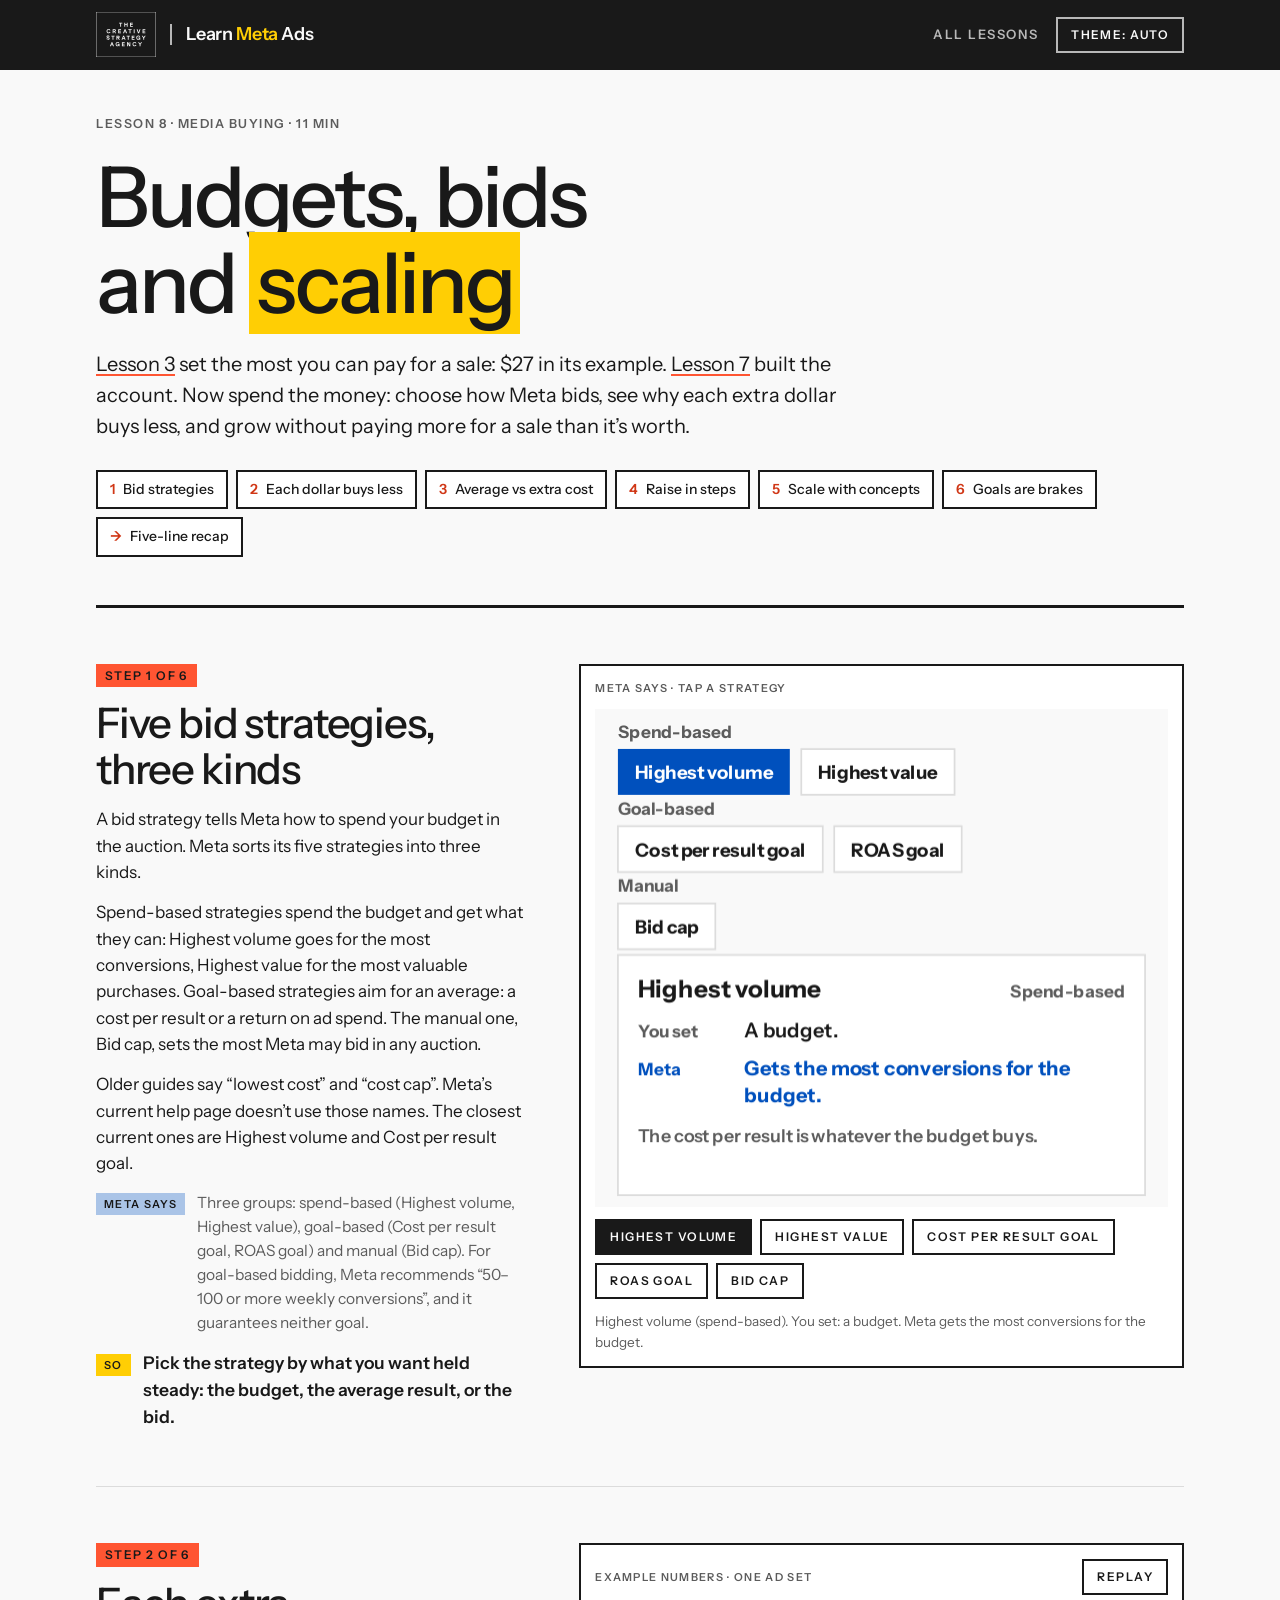
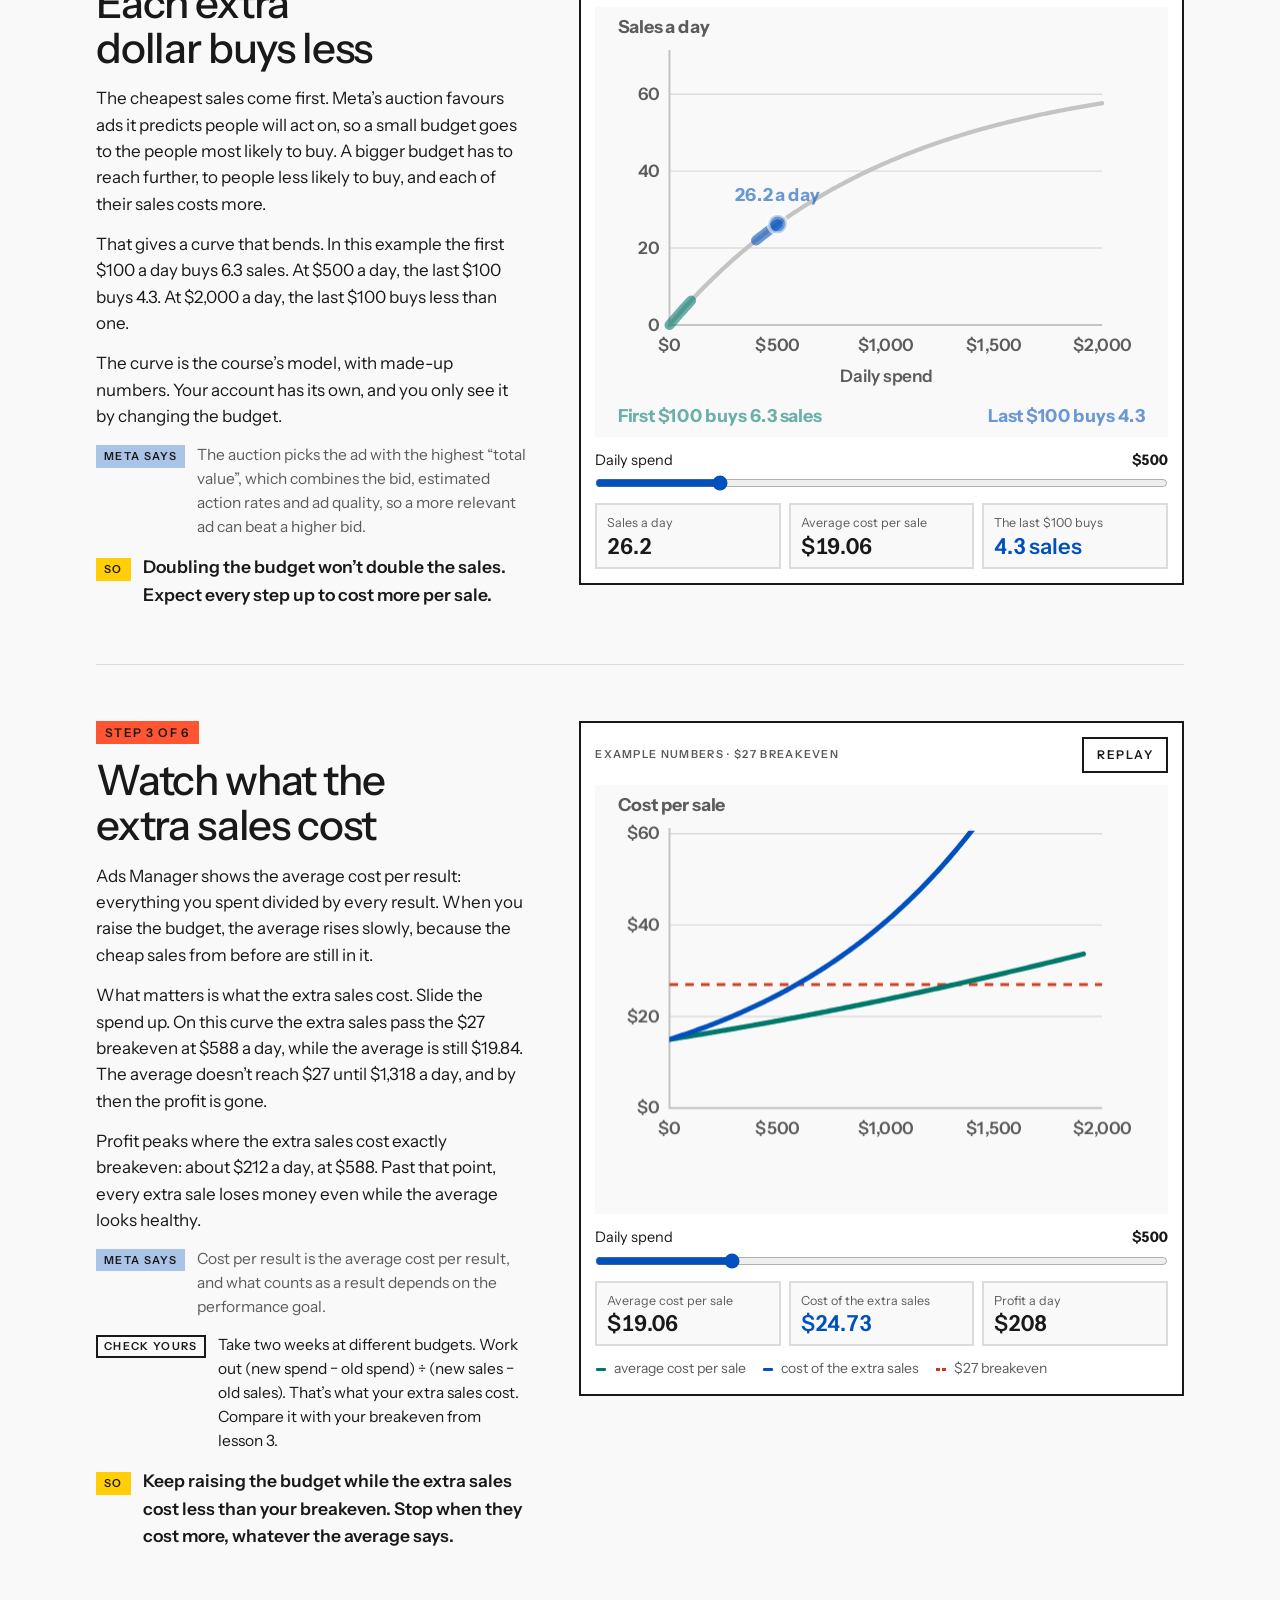
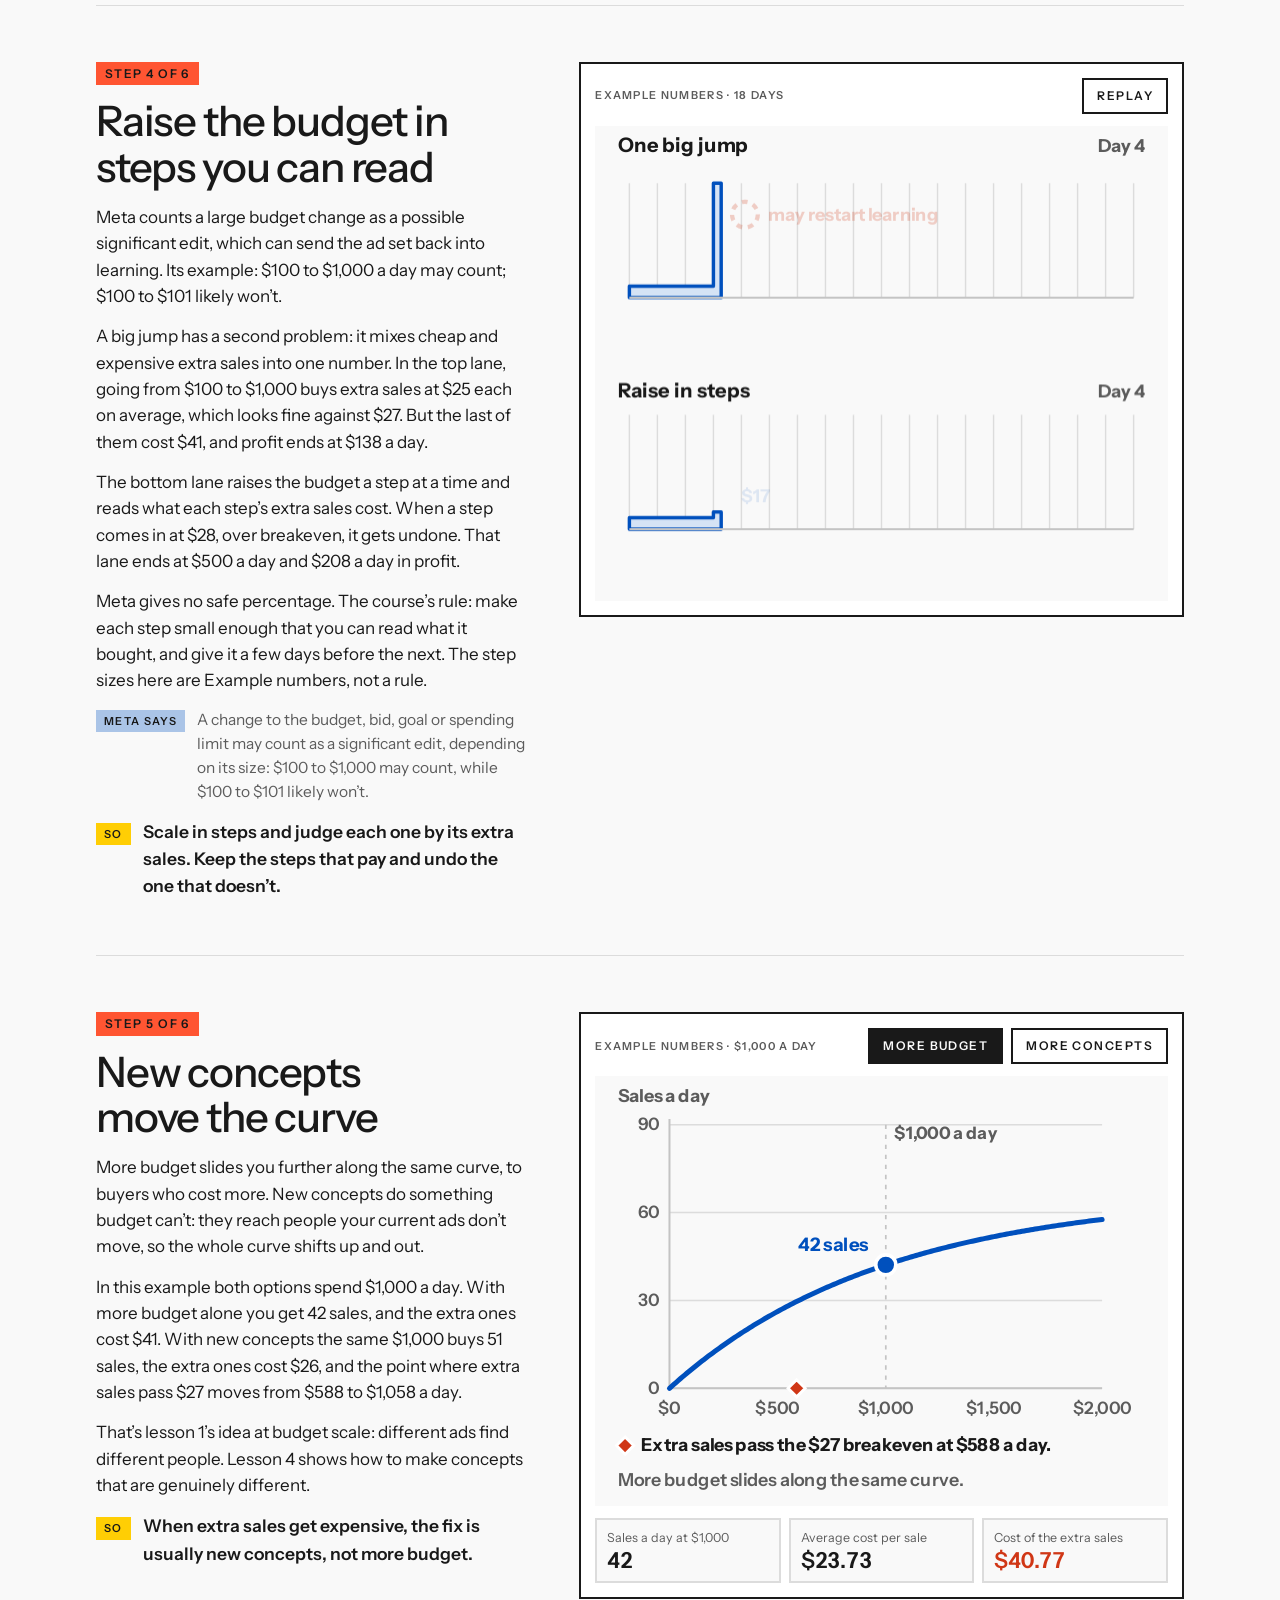
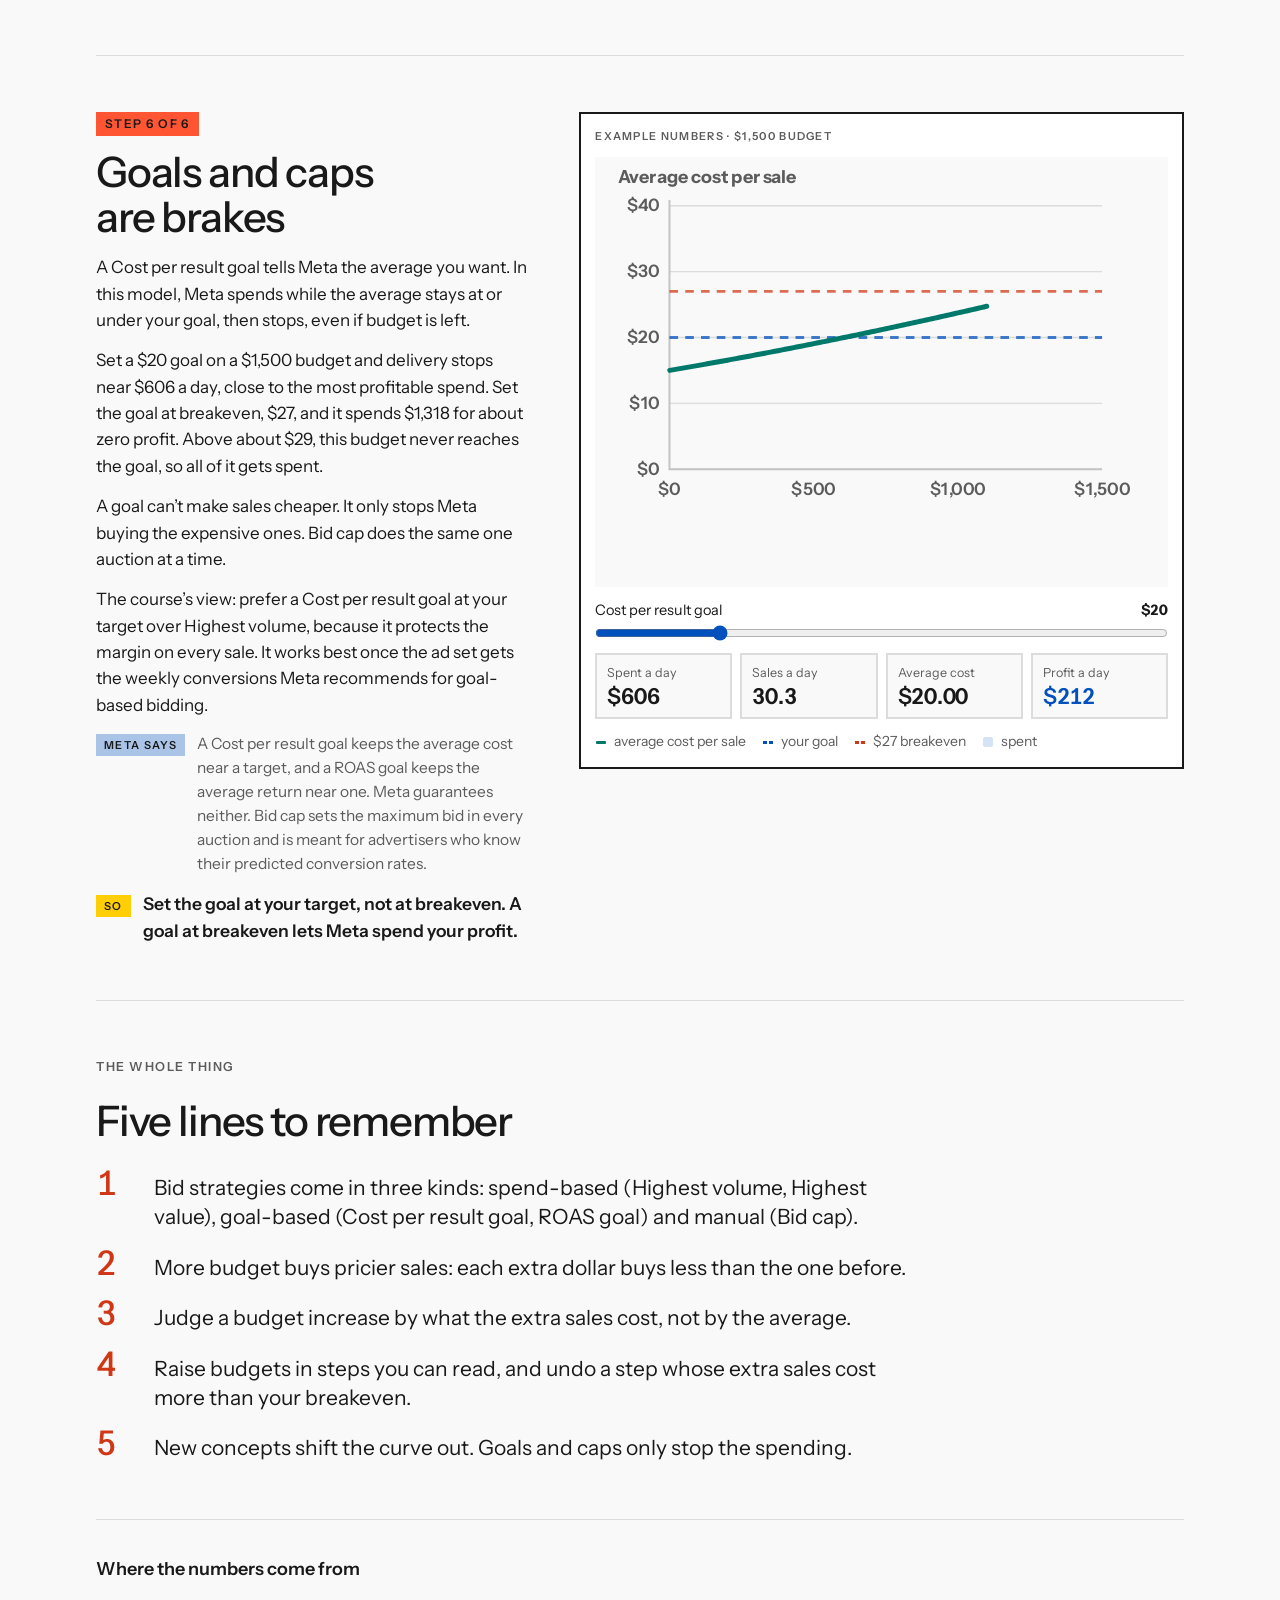
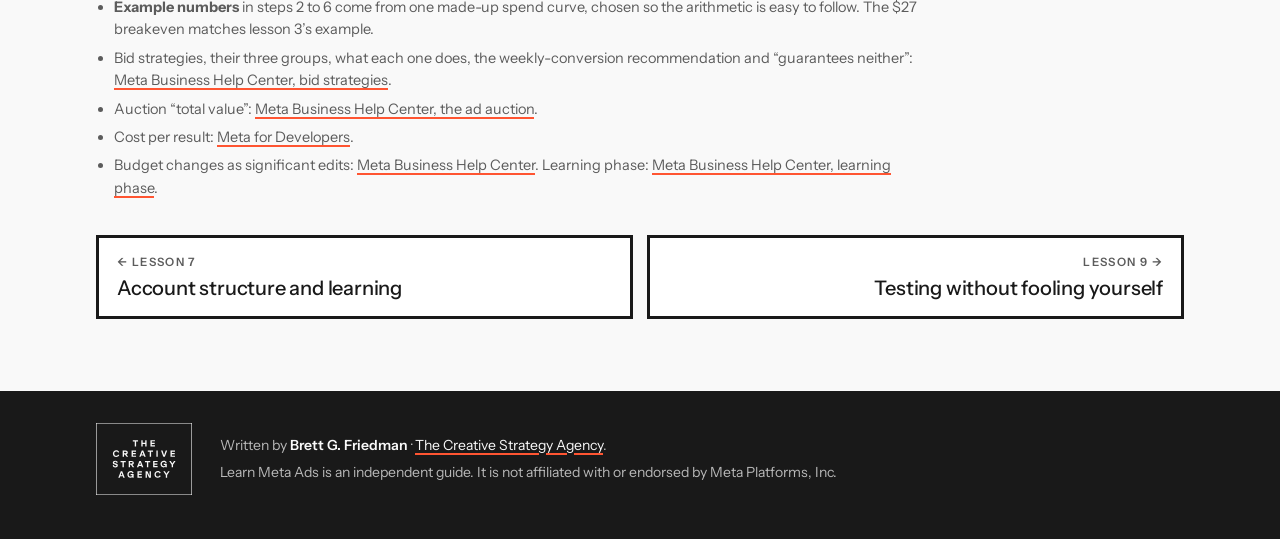
<file: budgets-bids-scaling/index.html>
<!doctype html>
<html lang="en">
<head>
<!-- head -->
<meta charset="utf-8">
<meta name="viewport" content="width=device-width, initial-scale=1, viewport-fit=cover">
<title>Meta Ads Bid Strategies, Budgets and Scaling · Learn Meta Ads</title>
<meta name="description" content="Bid strategies, why the next dollar buys less than the last, and how to grow spend without wrecking cost per result.">
<link rel="canonical" href="https://learnmetaads.com/budgets-bids-scaling/">
<meta property="og:type" content="article">
<meta property="og:site_name" content="Learn Meta Ads">
<meta property="og:title" content="Meta Ads Bid Strategies, Budgets and Scaling · Learn Meta Ads">
<meta property="og:description" content="Bid strategies, why the next dollar buys less than the last, and how to grow spend without wrecking cost per result.">
<meta property="og:url" content="https://learnmetaads.com/budgets-bids-scaling/">
<meta property="og:image" content="https://learnmetaads.com/og.png">
<meta name="twitter:card" content="summary_large_image">
<meta name="theme-color" content="#191919">
<link rel="icon" href="../favicon.svg" type="image/svg+xml">
<link rel="preconnect" href="https://fonts.googleapis.com">
<link rel="preconnect" href="https://fonts.gstatic.com" crossorigin>
<link rel="stylesheet" href="https://fonts.googleapis.com/css2?family=Instrument+Sans:ital,wght@0,400..700;1,400..700&display=swap">
<link rel="stylesheet" href="../assets/site.css">
<script>try{var t=localStorage.getItem('lma-theme');if(t==='light'||t==='dark')document.documentElement.dataset.theme=t}catch(e){}</script>
<script type="application/ld+json">{"@context": "https://schema.org", "@type": "Course", "@id": "https://learnmetaads.com/budgets-bids-scaling/#course", "name": "Budgets, bids and scaling", "description": "Bid strategies, why the next dollar buys less than the last, and how to grow spend without wrecking cost per result.", "url": "https://learnmetaads.com/budgets-bids-scaling/", "provider": {"@type": "Organization", "@id": "https://thecreativestrategyagency.com/#org", "name": "The Creative Strategy Agency", "alternateName": "TCSA", "url": "https://thecreativestrategyagency.com/"}, "author": {"@type": "Person", "@id": "https://thecreativestrategyagency.com/about/brett/#person", "name": "Brett G. Friedman", "jobTitle": "Founder", "worksFor": {"@id": "https://thecreativestrategyagency.com/#org"}}, "educationalLevel": "Beginner", "timeRequired": "PT11M", "isPartOf": {"@id": "https://learnmetaads.com/#course"}, "hasCourseInstance": [{"@type": "CourseInstance", "courseMode": "Online", "courseWorkload": "PT11M"}], "offers": [{"@type": "Offer", "category": "Free", "price": 0, "priceCurrency": "USD"}], "isAccessibleForFree": true, "inLanguage": "en"}</script>
<!-- /head -->
</head>
<body>
<!-- bar -->
<header class="bar"><div class="bar-in">
<a class="mark" href="../" aria-label="Learn Meta Ads, home"><img src="../assets/tcsa-logo.svg" alt="" width="60" height="45"><span>Learn <b>Meta</b> Ads</span></a>
<nav class="bar-nav" aria-label="Site"><a href="../#lessons">All lessons</a><button class="btn" type="button" data-theme-btn>Theme: auto</button></nav>
</div></header>
<!-- /bar -->
<main class="wrap">
  <header class="hero">
    <p class="eyebrow">Lesson 8 · Media buying · 11 min</p>
    <h1>Budgets, bids and <span>scaling</span></h1>
    <p class="lede"><a href="../what-you-can-pay/">Lesson 3</a> set the most you can pay for a sale: $27 in its example. <a href="../account-structure/">Lesson 7</a> built the account. Now spend the money: choose how Meta bids, see why each extra dollar buys less, and grow without paying more for a sale than it’s worth.</p>
    <ul class="toc">
      <li><a href="#s1"><b>1</b> Bid strategies</a></li>
      <li><a href="#s2"><b>2</b> Each dollar buys less</a></li>
      <li><a href="#s3"><b>3</b> Average vs extra cost</a></li>
      <li><a href="#s4"><b>4</b> Raise in steps</a></li>
      <li><a href="#s5"><b>5</b> Scale with concepts</a></li>
      <li><a href="#s6"><b>6</b> Goals are brakes</a></li>
      <li><a href="#recap"><b>→</b> Five-line recap</a></li>
    </ul>
  </header>

  <section class="step" id="s1">
    <div class="copy">
      <p class="stepno">Step 1 of 6</p>
      <h2>Five bid strategies, three kinds</h2>
      <p>A bid strategy tells Meta how to spend your budget in the auction. Meta sorts its five strategies into three kinds.</p>
      <p>Spend-based strategies spend the budget and get what they can: Highest volume goes for the most conversions, Highest value for the most valuable purchases. Goal-based strategies aim for an average: a cost per result or a return on ad spend. The manual one, Bid cap, sets the most Meta may bid in any auction.</p>
      <p>Older guides say “lowest cost” and “cost cap”. Meta’s current help page doesn’t use those names. The closest current ones are Highest volume and Cost per result goal.</p>
      <p class="data meta"><span class="label">Meta says</span><span>Three groups: spend-based (Highest volume, Highest value), goal-based (Cost per result goal, ROAS goal) and manual (Bid cap). For goal-based bidding, Meta recommends “50–100 or more weekly conversions”, and it guarantees neither goal.</span></p>
      <p class="so"><span class="label">So</span><span>Pick the strategy by what you want held steady: the budget, the average result, or the bid.</span></p>
    </div>
    <figure class="stage">
      <div class="stage-head"><span class="tag">Meta says · tap a strategy</span></div>
      <canvas class="tap" role="img" aria-label="Five bid strategies in three groups: Highest volume and Highest value are spend-based, Cost per result goal and ROAS goal are goal-based, and Bid cap is manual. A panel shows what you set and what Meta does for the one you pick."></canvas>
      <div class="btns" role="group" aria-label="Pick a bid strategy" id="bt1"></div>
      <p class="formula" id="bid1" aria-live="polite"></p>
    </figure>
  </section>

  <section class="step" id="s2">
    <div class="copy">
      <p class="stepno">Step 2 of 6</p>
      <h2>Each extra dollar buys less</h2>
      <p>The cheapest sales come first. Meta’s auction favours ads it predicts people will act on, so a small budget goes to the people most likely to buy. A bigger budget has to reach further, to people less likely to buy, and each of their sales costs more.</p>
      <p>That gives a curve that bends. In this example the first $100 a day buys 6.3 sales. At $500 a day, the last $100 buys 4.3. At $2,000 a day, the last $100 buys less than one.</p>
      <p>The curve is the course’s model, with made-up numbers. Your account has its own, and you only see it by changing the budget.</p>
      <p class="data meta"><span class="label">Meta says</span><span>The auction picks the ad with the highest “total value”, which combines the bid, estimated action rates and ad quality, so a more relevant ad can beat a higher bid.</span></p>
      <p class="so"><span class="label">So</span><span>Doubling the budget won’t double the sales. Expect every step up to cost more per sale.</span></p>
    </div>
    <figure class="stage">
      <div class="stage-head"><span class="tag">Example numbers · one ad set</span><div class="btns"><button class="btn" type="button" data-replay>Replay</button></div></div>
      <canvas role="img" aria-label="A curve of sales a day against daily spend from $0 to $2,000. It rises steeply at first and then flattens. The first $100 of spend and the last $100 before your chosen spend are highlighted, so you can compare how many sales each buys."></canvas>
      <div class="sliders one">
        <label for="sp2"><span class="row"><span>Daily spend</span><output id="osp2" for="sp2">$500</output></span><input id="sp2" type="range" min="100" max="2000" step="50" value="500"></label>
      </div>
      <dl class="readout" id="out2"></dl>
    </figure>
  </section>

  <section class="step" id="s3">
    <div class="copy">
      <p class="stepno">Step 3 of 6</p>
      <h2>Watch what the extra sales cost</h2>
      <p>Ads Manager shows the average cost per result: everything you spent divided by every result. When you raise the budget, the average rises slowly, because the cheap sales from before are still in it.</p>
      <p>What matters is what the extra sales cost. Slide the spend up. On this curve the extra sales pass the $27 breakeven at $588 a day, while the average is still $19.84. The average doesn’t reach $27 until $1,318 a day, and by then the profit is gone.</p>
      <p>Profit peaks where the extra sales cost exactly breakeven: about $212 a day, at $588. Past that point, every extra sale loses money even while the average looks healthy.</p>
      <p class="data meta"><span class="label">Meta says</span><span>Cost per result is the average cost per result, and what counts as a result depends on the performance goal.</span></p>
      <p class="do"><span class="label">Check yours</span><span>Take two weeks at different budgets. Work out (new spend − old spend) ÷ (new sales − old sales). That’s what your extra sales cost. Compare it with your breakeven from lesson 3.</span></p>
      <p class="so"><span class="label">So</span><span>Keep raising the budget while the extra sales cost less than your breakeven. Stop when they cost more, whatever the average says.</span></p>
    </div>
    <figure class="stage">
      <div class="stage-head"><span class="tag">Example numbers · $27 breakeven</span><div class="btns"><button class="btn" type="button" data-replay>Replay</button></div></div>
      <canvas role="img" aria-label="Two lines against daily spend. The average cost per sale rises slowly. The cost of the extra sales rises fast and crosses the dashed $27 breakeven line at $588 a day; the average only crosses it at $1,318. A marker follows the spend you choose."></canvas>
      <div class="sliders one">
        <label for="sp3"><span class="row"><span>Daily spend</span><output id="osp3" for="sp3">$500</output></span><input id="sp3" type="range" min="50" max="2000" step="50" value="500"></label>
      </div>
      <dl class="readout" id="out3"></dl>
      <ul class="legend">
        <li><svg width="12" height="12" viewBox="0 0 12 12" aria-hidden="true"><rect x="1" y="5" width="10" height="3" rx="1" style="fill:var(--alt)"/></svg>average cost per sale</li>
        <li><svg width="12" height="12" viewBox="0 0 12 12" aria-hidden="true"><rect x="1" y="5" width="10" height="3" rx="1" style="fill:var(--you)"/></svg>cost of the extra sales</li>
        <li><svg width="12" height="12" viewBox="0 0 12 12" aria-hidden="true"><rect x="1" y="5" width="4" height="3" style="fill:var(--loss)"/><rect x="7" y="5" width="4" height="3" style="fill:var(--loss)"/></svg>$27 breakeven</li>
      </ul>
    </figure>
  </section>

  <section class="step" id="s4">
    <div class="copy">
      <p class="stepno">Step 4 of 6</p>
      <h2>Raise the budget in steps you can read</h2>
      <p>Meta counts a large budget change as a possible significant edit, which can send the ad set back into learning. Its example: $100 to $1,000 a day may count; $100 to $101 likely won’t.</p>
      <p>A big jump has a second problem: it mixes cheap and expensive extra sales into one number. In the top lane, going from $100 to $1,000 buys extra sales at $25 each on average, which looks fine against $27. But the last of them cost $41, and profit ends at $138 a day.</p>
      <p>The bottom lane raises the budget a step at a time and reads what each step’s extra sales cost. When a step comes in at $28, over breakeven, it gets undone. That lane ends at $500 a day and $208 a day in profit.</p>
      <p>Meta gives no safe percentage. The course’s rule: make each step small enough that you can read what it bought, and give it a few days before the next. The step sizes here are Example numbers, not a rule.</p>
      <p class="data meta"><span class="label">Meta says</span><span>A change to the budget, bid, goal or spending limit may count as a significant edit, depending on its size: $100 to $1,000 may count, while $100 to $101 likely won’t.</span></p>
      <p class="so"><span class="label">So</span><span>Scale in steps and judge each one by its extra sales. Keep the steps that pay and undo the one that doesn’t.</span></p>
    </div>
    <figure class="stage">
      <div class="stage-head"><span class="tag">Example numbers · 18 days</span><div class="btns"><button class="btn" type="button" data-replay>Replay</button></div></div>
      <canvas role="img" aria-label="Two lanes of daily budget over 18 days. Top lane: one jump from $100 to $1,000 a day, marked may restart learning; its extra sales average $25 but the last cost $41, and it ends at $138 a day profit. Bottom lane: steps of $100, $150, $225, $340, $500 and $750, each labelled with what its extra sales cost: $17, $18, $20, $23, then $28, which is over breakeven, so the budget goes back to $500 and ends at $208 a day profit."></canvas>
    </figure>
  </section>

  <section class="step" id="s5">
    <div class="copy">
      <p class="stepno">Step 5 of 6</p>
      <h2>New concepts move the curve</h2>
      <p>More budget slides you further along the same curve, to buyers who cost more. New concepts do something budget can’t: they reach people your current ads don’t move, so the whole curve shifts up and out.</p>
      <p>In this example both options spend $1,000 a day. With more budget alone you get 42 sales, and the extra ones cost $41. With new concepts the same $1,000 buys 51 sales, the extra ones cost $26, and the point where extra sales pass $27 moves from $588 to $1,058 a day.</p>
      <p>That’s lesson 1’s idea at budget scale: different ads find different people. Lesson 4 shows how to make concepts that are genuinely different.</p>
      <p class="so"><span class="label">So</span><span>When extra sales get expensive, the fix is usually new concepts, not more budget.</span></p>
    </div>
    <figure class="stage">
      <div class="stage-head"><span class="tag">Example numbers · $1,000 a day</span><div class="btns" role="group" aria-label="How to grow"><button class="btn" type="button" data-mode="0" aria-pressed="true">More budget</button><button class="btn" type="button" data-mode="1" aria-pressed="false">More concepts</button></div></div>
      <canvas role="img" aria-label="Sales a day against daily spend, with a marker at $1,000 a day. With more budget, the marker sits on the original curve at 42 sales. With more concepts, the curve shifts up and out and the same $1,000 buys 51 sales."></canvas>
      <dl class="readout" id="out5"></dl>
    </figure>
  </section>

  <section class="step" id="s6">
    <div class="copy">
      <p class="stepno">Step 6 of 6</p>
      <h2>Goals and caps are brakes</h2>
      <p>A Cost per result goal tells Meta the average you want. In this model, Meta spends while the average stays at or under your goal, then stops, even if budget is left.</p>
      <p>Set a $20 goal on a $1,500 budget and delivery stops near $606 a day, close to the most profitable spend. Set the goal at breakeven, $27, and it spends $1,318 for about zero profit. Above about $29, this budget never reaches the goal, so all of it gets spent.</p>
      <p>A goal can’t make sales cheaper. It only stops Meta buying the expensive ones. Bid cap does the same one auction at a time.</p>
      <p>The course’s view: prefer a Cost per result goal at your target over Highest volume, because it protects the margin on every sale. It works best once the ad set gets the weekly conversions Meta recommends for goal-based bidding.</p>
      <p class="data meta"><span class="label">Meta says</span><span>A Cost per result goal keeps the average cost near a target, and a ROAS goal keeps the average return near one. Meta guarantees neither. Bid cap sets the maximum bid in every auction and is meant for advertisers who know their predicted conversion rates.</span></p>
      <p class="so"><span class="label">So</span><span>Set the goal at your target, not at breakeven. A goal at breakeven lets Meta spend your profit.</span></p>
    </div>
    <figure class="stage">
      <div class="stage-head"><span class="tag">Example numbers · $1,500 budget</span></div>
      <canvas role="img" aria-label="Average cost per sale against daily spend up to a $1,500 budget, with a dashed line for your goal and one for the $27 breakeven. Delivery stops where the average reaches the goal; the spend to the left is shaded and the rest of the budget is marked unspent."></canvas>
      <div class="sliders one">
        <label for="g6"><span class="row"><span>Cost per result goal</span><output id="og6" for="g6">$20</output></span><input id="g6" type="range" min="16" max="35" step="1" value="20"></label>
      </div>
      <dl class="readout" id="out6"></dl>
      <ul class="legend">
        <li><svg width="12" height="12" viewBox="0 0 12 12" aria-hidden="true"><rect x="1" y="5" width="10" height="3" rx="1" style="fill:var(--alt)"/></svg>average cost per sale</li>
        <li><svg width="12" height="12" viewBox="0 0 12 12" aria-hidden="true"><rect x="1" y="5" width="4" height="3" style="fill:var(--you)"/><rect x="7" y="5" width="4" height="3" style="fill:var(--you)"/></svg>your goal</li>
        <li><svg width="12" height="12" viewBox="0 0 12 12" aria-hidden="true"><rect x="1" y="5" width="4" height="3" style="fill:var(--loss)"/><rect x="7" y="5" width="4" height="3" style="fill:var(--loss)"/></svg>$27 breakeven</li>
        <li><svg width="12" height="12" viewBox="0 0 12 12" aria-hidden="true"><rect x="1" y="1" width="10" height="10" rx="2" style="fill:var(--you-soft)"/></svg>spent</li>
      </ul>
    </figure>
  </section>

  <section class="recap" id="recap">
    <p class="eyebrow">The whole thing</p>
    <h2>Five lines to remember</h2>
    <ol>
      <li><span>Bid strategies come in three kinds: spend-based (Highest volume, Highest value), goal-based (Cost per result goal, ROAS goal) and manual (Bid cap).</span></li>
      <li><span>More budget buys pricier sales: each extra dollar buys less than the one before.</span></li>
      <li><span>Judge a budget increase by what the extra sales cost, not by the average.</span></li>
      <li><span>Raise budgets in steps you can read, and undo a step whose extra sales cost more than your breakeven.</span></li>
      <li><span>New concepts shift the curve out. Goals and caps only stop the spending.</span></li>
    </ol>
  </section>
  <footer class="sources">
    <h3>Where the numbers come from</h3>
    <ul>
      <li><b>Example numbers</b> in steps 2 to 6 come from one made-up spend curve, chosen so the arithmetic is easy to follow. The $27 breakeven matches lesson 3’s example.</li>
      <li>Bid strategies, their three groups, what each one does, the weekly-conversion recommendation and “guarantees neither”: <a href="https://www.facebook.com/business/help/1619591734742116">Meta Business Help Center, bid strategies</a>.</li>
      <li>Auction “total value”: <a href="https://www.facebook.com/business/help/430291176997542">Meta Business Help Center, the ad auction</a>.</li>
      <li>Cost per result: <a href="https://developers.meta.com/vr/resources/optimize-ad-campaign/">Meta for Developers</a>.</li>
      <li>Budget changes as significant edits: <a href="https://www.facebook.com/business/help/316478108955072">Meta Business Help Center</a>. Learning phase: <a href="https://www.facebook.com/business/help/112167992830700">Meta Business Help Center, learning phase</a>.</li>
    </ul>
  </footer>

<!-- pager -->
<nav class="pager" aria-label="Lessons">
<a class="prev" href="../account-structure/"><small>← Lesson 7</small><span>Account structure and learning</span></a>
<a class="next" href="../testing/"><small>Lesson 9 →</small><span>Testing without fooling yourself</span></a>
</nav>
<!-- /pager -->
</main>
<!-- foot -->
<footer class="foot"><div class="foot-in">
<a class="foot-logo" href="https://thecreativestrategyagency.com/" aria-label="The Creative Strategy Agency"><img src="../assets/tcsa-logo.svg" alt="" width="96" height="72"></a>
<div class="foot-text">
<p>Written by <b>Brett G. Friedman</b> · <a href="https://thecreativestrategyagency.com/">The Creative Strategy Agency</a>.</p>
<p>Learn Meta Ads is an independent guide. It is not affiliated with or endorsed by Meta Platforms, Inc.</p>
</div>
</div></footer>
<!-- /foot -->
<script src="../assets/engine.js"></script>
<script>
(() => {
'use strict';
const {C, TAU, clamp, seg, easeIO, easeOut, lerp, rrect, txt, measure, money, num, scene} = LMA;

/* wrap text to a width; returns the y of the last line */
function wrap(ctx, s, x, y, maxW, lh, o){
  let line = '', yy = y;
  for (const w of s.split(' ')){
    const t = line ? line + ' ' + w : w;
    if (line && measure(ctx, t, o.size, o.w) > maxW){ txt(ctx, line, x, yy, o); line = w; yy += lh; }
    else line = t;
  }
  if (line) txt(ctx, line, x, yy, o);
  return yy;
}

/* ---------- the Example curve: sales a day for a daily spend ---------- */
const BE = 27;
const CUR = {A:200 / 3, K:1000};            /* first sale costs $15, flattening toward 66.7 a day */
const NEW = {A:120, K:1800};                /* the same curve after new concepts */
const sales = (S, p = CUR) => p.A * (1 - Math.exp(-S / p.K));
const extra = (S, p = CUR) => p.K / p.A * Math.exp(S / p.K);   /* cost of the next sale */
const avg = (S, p = CUR) => S <= 0 ? p.K / p.A : S / sales(S, p);
const profit = (S, p = CUR) => BE * sales(S, p) - S;
const turn = p => p.K * Math.log(BE / (p.K / p.A));               /* where extra sales pass $27 */

/* a simple chart frame */
function frame(P, o){
  const X = v => P.x0 + v / P.xmax * (P.x1 - P.x0), Y = v => P.y1 - v / P.ymax * (P.y1 - P.y0);
  return {X, Y, draw(ctx, a = 1){
    ctx.save(); ctx.globalAlpha *= a; ctx.strokeStyle = C.line; ctx.lineWidth = 1;
    for (const v of o.yt){ ctx.beginPath(); ctx.moveTo(P.x0, Y(v)); ctx.lineTo(P.x1, Y(v)); ctx.stroke(); }
    ctx.strokeStyle = C.faint; ctx.lineWidth = 1.4;
    ctx.beginPath(); ctx.moveTo(P.x0, P.y0 - 4); ctx.lineTo(P.x0, P.y1); ctx.lineTo(P.x1, P.y1); ctx.stroke();
    ctx.restore();
    for (const v of o.yt) txt(ctx, o.fy(v), P.x0 - 7, Y(v) + 4, {size:12, w:600, align:'right', color:C.muted, alpha:a});
    for (const v of o.xt) txt(ctx, o.fx(v), X(v), P.y1 + 18, {size:12, w:600, align:'center', color:C.muted, alpha:a});
    if (o.title) txt(ctx, o.title, 16, 18, {size:12.5, w:700, color:C.muted, alpha:a});
  }};
}
function plot(ctx, F, f, from, to, o){
  ctx.save(); ctx.globalAlpha *= (o.alpha ?? 1); ctx.strokeStyle = o.color; ctx.lineWidth = o.lw ?? 3; ctx.lineCap = 'round'; ctx.lineJoin = 'round';
  if (o.dash) ctx.setLineDash(o.dash);
  if (o.clip){ ctx.beginPath(); ctx.rect(o.clip[0], o.clip[1], o.clip[2], o.clip[3]); ctx.clip(); }
  ctx.beginPath();
  const n = Math.max(2, Math.ceil((to - from) / 10));
  for (let i = 0; i <= n; i++){ const S = from + (to - from) * i / n, x = F.X(S), y = F.Y(f(S)); i ? ctx.lineTo(x, y) : ctx.moveTo(x, y); }
  ctx.stroke(); ctx.restore();
}
function dot(ctx, x, y, r, col, a = 1){
  ctx.save(); ctx.globalAlpha *= a; ctx.fillStyle = col; ctx.strokeStyle = C.surface; ctx.lineWidth = 2.5;
  ctx.beginPath(); ctx.arc(x, y, r, 0, TAU); ctx.fill(); ctx.stroke(); ctx.restore();
}
function diamond(ctx, x, y, r, col){
  ctx.save(); ctx.fillStyle = col; ctx.strokeStyle = C.surface; ctx.lineWidth = 2;
  ctx.beginPath(); ctx.moveTo(x, y - r); ctx.lineTo(x + r, y); ctx.lineTo(x, y + r); ctx.lineTo(x - r, y); ctx.closePath(); ctx.fill(); ctx.stroke(); ctx.restore();
}
function hline(ctx, F, v, x0, x1, col, a = 1){
  ctx.save(); ctx.globalAlpha *= a; ctx.strokeStyle = col; ctx.lineWidth = 2; ctx.setLineDash([6, 5]);
  ctx.beginPath(); ctx.moveTo(x0, F.Y(v)); ctx.lineTo(x1, F.Y(v)); ctx.stroke(); ctx.restore();
}
function readout(id, rows){
  document.getElementById(id).innerHTML = rows.map(([k, v, c]) => `<div${c ? ` class="${c}"` : ''}><dt>${k}</dt><dd>${v}</dd></div>`).join('');
}

/* ---------- 1 · bid strategies ---------- */
const GR1 = [
  {name:'Spend-based', items:[0, 1]},
  {name:'Goal-based', items:[2, 3]},
  {name:'Manual', items:[4]}
];
const BID1 = [
  {name:'Highest volume', grp:'Spend-based', set:'A budget.', does:'Gets the most conversions for the budget.', note:'The cost per result is whatever the budget buys.'},
  {name:'Highest value', grp:'Spend-based', set:'A budget.', does:'Spends the budget on the highest-value purchases.', note:'The cost per result is whatever the budget buys.'},
  {name:'Cost per result goal', grp:'Goal-based', set:'A budget and a target cost per result.', does:'Keeps the average cost near your target.', note:'Not guaranteed. Meta recommends 50–100 or more weekly conversions.'},
  {name:'ROAS goal', grp:'Goal-based', set:'A budget and a target return. 1.100 means 110%.', does:'Keeps the average return near your goal.', note:'Not guaranteed. Meta recommends 50–100 or more weekly conversions.'},
  {name:'Bid cap', grp:'Manual', set:'A budget and the most Meta may bid in any auction.', does:'Never bids above your cap.', note:'Meant for advertisers who know their predicted conversion rates.'}
];
const st1 = {i:0};
let chips1 = [];
const s1 = scene('s1', {H:348, dur:1.6, draw(ctx, t, s){
  const ctxFont = 13, padX = 12;
  chips1 = [];
  GR1.forEach((g, gi) => {
    const yC = 20 + gi * 54, a = easeOut(seg(t, gi * .15, gi * .15 + .4));
    txt(ctx, g.name, 16, yC, {size:12, w:700, color:C.muted, alpha:a});
    let x = 16;
    g.items.forEach(i => {
      const b = BID1[i], w = measure(ctx, b.name, ctxFont, 760) + padX * 2, on = i === st1.i;
      const box = {x, y:yC + 8, w, h:32, i};
      chips1.push(box);
      ctx.save(); ctx.globalAlpha *= a;
      rrect(ctx, box.x, box.y, box.w, box.h, 16);
      ctx.fillStyle = on ? C.you : C.surface; ctx.fill();
      ctx.lineWidth = on ? 0 : 1.2; ctx.strokeStyle = C.line; if (!on) ctx.stroke();
      ctx.restore();
      txt(ctx, b.name, x + w / 2, yC + 29, {size:ctxFont, w:760, align:'center', color:on ? C.onyou : C.ink, alpha:a});
      x += w + 8;
    });
  });
  /* the panel */
  const b = BID1[st1.i], pa = easeOut(seg(t, .9, 1.4)), py = 172;
  ctx.save(); ctx.globalAlpha *= pa;
  rrect(ctx, 16, py, 368, s.H - py - 8, 12); ctx.fillStyle = C.surface; ctx.fill(); ctx.lineWidth = 1.2; ctx.strokeStyle = C.line; ctx.stroke();
  ctx.restore();
  txt(ctx, b.name, 30, py + 30, {size:17, w:860, alpha:pa});
  txt(ctx, b.grp, 370, py + 30, {size:12, w:700, align:'right', color:C.muted, alpha:pa});
  let y = py + 58;
  txt(ctx, 'You set', 30, y, {size:12, w:760, color:C.muted, alpha:pa});
  y = wrap(ctx, b.set, 104, y, 266, 19, {size:14, w:600, alpha:pa}) + 26;
  txt(ctx, 'Meta', 30, y, {size:12, w:760, color:C.you, alpha:pa});
  y = wrap(ctx, b.does, 104, y, 266, 19, {size:14, w:760, color:C.you, alpha:pa}) + 28;
  wrap(ctx, b.note, 30, y, 340, 18, {size:12.5, w:600, color:C.muted, alpha:pa});
}});
const bt1 = document.getElementById('bt1');
BID1.forEach((b, i) => {
  const el = document.createElement('button');
  el.className = 'btn'; el.type = 'button'; el.textContent = b.name; el.dataset.i = i;
  el.addEventListener('click', () => pick1(i, true));
  bt1.appendChild(el);
});
function pick1(i, animate){
  st1.i = i;
  bt1.querySelectorAll('button').forEach((el, j) => el.setAttribute('aria-pressed', j === i ? 'true' : 'false'));
  const b = BID1[i];
  document.getElementById('bid1').textContent = `${b.name} (${b.grp.toLowerCase()}). You set: ${b.set.charAt(0).toLowerCase() + b.set.slice(1)} Meta ${b.does.charAt(0).toLowerCase() + b.does.slice(1)}`;
  if (animate) s1.play(.9); else s1.still();
}
s1.cv.addEventListener('click', e => {
  const [x, y] = s1.toLogical(e);
  const hit = chips1.find(c => x >= c.x && x <= c.x + c.w && y >= c.y && y <= c.y + c.h);
  if (hit) pick1(hit.i, true);
});
pick1(0, false);

/* ---------- 2 · each dollar buys less ---------- */
const P2 = {x0:52, x1:354, y0:34, y1:222, xmax:2000, ymax:70};
const F2 = frame(P2, {xt:[0, 500, 1000, 1500, 2000], yt:[0, 20, 40, 60], fx:v => money(v), fy:v => v, title:'Sales a day'});
const st2 = {S:500};
const s2 = scene('s2', {H:300, dur:1.9, draw(ctx, t){
  F2.draw(ctx);
  const d = easeIO(seg(t, .05, 1.2)), a = easeOut(seg(t, 1.1, 1.7));
  plot(ctx, F2, sales, 0, 2000 * d, {color:C.faint, lw:3});
  const S = st2.S, lo = Math.max(0, S - 100);
  plot(ctx, F2, sales, 0, 100, {color:C.alt, lw:7, alpha:a});
  plot(ctx, F2, sales, lo, S, {color:C.you, lw:7, alpha:a});
  const x = F2.X(S), y = F2.Y(sales(S));
  dot(ctx, x, y, 6.5, C.you, a);
  txt(ctx, `${num(sales(S), 1)} a day`, clamp(x, 70, 330), y - 16, {size:12.5, w:800, align:'center', color:C.you, alpha:a});
  const first = sales(100), last = sales(S) - sales(lo);
  txt(ctx, 'Daily spend', (P2.x0 + P2.x1) / 2, 262, {size:12, w:600, align:'center', color:C.muted, alpha:d});
  txt(ctx, `First $100 buys ${num(first, 1)} sales`, 16, 290, {size:12.5, w:800, color:C.alt, alpha:a});
  txt(ctx, `Last $100 buys ${num(last, 1)}`, 384, 290, {size:12.5, w:800, align:'right', color:C.you, alpha:a});
}});
function set2(S){
  st2.S = S;
  document.getElementById('osp2').textContent = money(S);
  const lo = Math.max(0, S - 100);
  readout('out2', [
    ['Sales a day', num(sales(S), 1)],
    ['Average cost per sale', money(avg(S), 2)],
    [S <= 100 ? 'The first $100 buys' : 'The last $100 buys', `${num(sales(S) - sales(lo), 1)} sales`, 'hot']
  ]);
  s2.still();
}
document.getElementById('sp2').addEventListener('input', e => set2(+e.target.value));
set2(500);

/* ---------- 3 · average vs extra cost ---------- */
const P3 = {x0:52, x1:354, y0:34, y1:226, xmax:2000, ymax:60};
const F3 = frame(P3, {xt:[0, 500, 1000, 1500, 2000], yt:[0, 20, 40, 60], fx:v => money(v), fy:v => '$' + v, title:'Cost per sale'});
const T3 = turn(CUR), AV3 = 1318;
const st3 = {S:500};
const s3 = scene('s3', {H:300, dur:2.2, draw(ctx, t){
  F3.draw(ctx);
  const d = easeIO(seg(t, .05, 1.3)), a = easeOut(seg(t, 1.2, 1.8));
  const clip = [P3.x0, P3.y0 - 2, P3.x1 - P3.x0, P3.y1 - P3.y0 + 2];
  hline(ctx, F3, BE, P3.x0, P3.x1, C.loss, d);
  plot(ctx, F3, avg, 1, 2000 * d, {color:C.alt, lw:3.5, clip});
  plot(ctx, F3, extra, 0, 2000 * d, {color:C.you, lw:3.5, clip});
  /* where each line crosses breakeven */
  dot(ctx, F3.X(T3), F3.Y(BE), 5, C.you, a);
  dot(ctx, F3.X(AV3), F3.Y(BE), 5, C.alt, a);
  txt(ctx, money(T3), F3.X(T3) - 8, F3.Y(BE) - 9, {size:12, w:800, align:'right', color:C.you, alpha:a});
  txt(ctx, money(AV3), F3.X(AV3) - 8, F3.Y(BE) - 9, {size:12, w:800, align:'right', color:C.alt, alpha:a});
  txt(ctx, 'breakeven $27', P3.x1, F3.Y(BE) + 17, {size:12, w:700, align:'right', color:C.loss, alpha:a});
  /* the chosen spend */
  const S = st3.S, x = F3.X(S);
  /* leave a gap where the line would cross a breakeven label */
  const gap = [T3, AV3].some(v => { const r = F3.X(v) - 8; return x >= r - measure(ctx, money(v), 12, 800) - 3 && x <= r + 3; });
  ctx.save(); ctx.globalAlpha *= a; ctx.strokeStyle = C.faint; ctx.lineWidth = 1.2; ctx.setLineDash([3, 4]);
  ctx.beginPath(); ctx.moveTo(x, P3.y0);
  if (gap){ ctx.lineTo(x, F3.Y(BE) - 24); ctx.moveTo(x, F3.Y(BE) - 3); }
  ctx.lineTo(x, P3.y1); ctx.stroke(); ctx.restore();
  dot(ctx, x, F3.Y(avg(S)), 6, C.alt, a);
  const e = extra(S);
  if (e <= P3.ymax) dot(ctx, x, F3.Y(e), 6, C.you, a);
  else txt(ctx, `↑ ${money(e)}`, clamp(x, 40, 360), P3.y0 - 6, {size:12, w:800, align:'center', color:C.you, alpha:a});
  const p = profit(S);
  txt(ctx, `Profit at ${money(S)} a day: ${money(p)}`, 16, 268, {size:14, w:850, color:p < 0 ? C.loss : C.ink, alpha:a});
  txt(ctx, 'It peaks at $588 a day, where the extra sales cost $27.', 16, 290, {size:12.5, w:600, color:C.muted, alpha:a});
}});
function set3(S){
  st3.S = S;
  document.getElementById('osp3').textContent = money(S);
  const e = extra(S), p = profit(S);
  readout('out3', [
    ['Average cost per sale', money(avg(S), 2)],
    ['Cost of the extra sales', money(e, 2), e > BE ? 'bad' : 'hot'],
    ['Profit a day', money(p), p < 0 ? 'bad' : '']
  ]);
  s3.still();
}
document.getElementById('sp3').addEventListener('input', e => set3(+e.target.value));
set3(500);

/* ---------- 4 · one jump vs steps ---------- */
const L4A = [100, 100, 100, 1000, 1000, 1000, 1000, 1000, 1000, 1000, 1000, 1000, 1000, 1000, 1000, 1000, 1000, 1000];
const L4B = [100, 100, 100, 150, 150, 150, 225, 225, 225, 340, 340, 340, 500, 500, 500, 750, 750, 500];
const STEP4 = [3, 6, 9, 12, 15].map(d => {
  const a = L4B[d - 1], b = L4B[d];
  return {d, cost:(b - a) / (sales(b) - sales(a)), span:d === 15 ? 2 : 3};
});
const JUMP4 = 900 / (sales(1000) - sales(100));
const X4 = d => 24 + d * (352 / 18);
function lane(ctx, L, base, top, p, a){
  const h = base - top;
  ctx.save(); ctx.globalAlpha *= a;
  ctx.strokeStyle = C.line; ctx.lineWidth = 1;
  for (let d = 0; d <= 18; d++){ ctx.beginPath(); ctx.moveTo(X4(d), top); ctx.lineTo(X4(d), base); ctx.stroke(); }
  ctx.beginPath(); ctx.moveTo(X4(0), base);
  const n = Math.floor(p), fr = p - n;
  for (let d = 0; d < Math.min(18, Math.ceil(p)); d++){
    const y = base - L[d] / 1000 * h, x1 = d < n ? X4(d + 1) : X4(d) + (X4(d + 1) - X4(d)) * fr;
    ctx.lineTo(X4(d), y); ctx.lineTo(x1, y);
  }
  const xe = p >= 18 ? X4(18) : X4(n) + (X4(n + 1) - X4(n)) * fr;
  ctx.lineTo(xe, base); ctx.closePath();
  ctx.fillStyle = C.yousoft; ctx.fill();
  ctx.strokeStyle = C.you; ctx.lineWidth = 2.4; ctx.lineJoin = 'round'; ctx.stroke();
  ctx.strokeStyle = C.faint; ctx.lineWidth = 1.4; ctx.beginPath(); ctx.moveTo(X4(0), base); ctx.lineTo(X4(18), base); ctx.stroke();
  ctx.restore();
}
const s4 = scene('s4', {H:332, dur:6.4, draw(ctx, t){
  const p = clamp(t / 5.4) * 18, end = seg(t, 5.5, 6.1), day = Math.min(18, Math.max(1, Math.ceil(p)));
  /* top lane: one jump */
  txt(ctx, 'One big jump', 16, 18, {size:14, w:850});
  if (end < 1) txt(ctx, `Day ${day}`, 384, 18, {size:12.5, w:700, align:'right', color:C.muted, alpha:1 - end});
  txt(ctx, `Day 18: ${money(profit(1000))} a day profit`, 384, 18, {size:12.5, w:800, align:'right', color:C.ink, alpha:end});
  lane(ctx, L4A, 120, 40, p, 1);
  const j = seg(p, 3, 4.2);
  if (j > 0){
    const cx = X4(3) + 22, cy = 62;
    ctx.save(); ctx.globalAlpha *= j; ctx.strokeStyle = C.loss; ctx.lineWidth = 3; ctx.setLineDash([4, 4]);
    ctx.beginPath(); ctx.arc(cx, cy, 9, 0, TAU); ctx.stroke(); ctx.restore();
    txt(ctx, 'may restart learning', cx + 16, cy + 4, {size:12.5, w:800, color:C.loss, alpha:j});
  }
  txt(ctx, `Extra sales average ${money(JUMP4)} each, under $27.`, 16, 140, {size:12.5, w:700, color:C.ink, alpha:seg(p, 5, 7)});
  txt(ctx, `But the last ones cost ${money(extra(1000))}.`, 16, 158, {size:12.5, w:700, color:C.loss, alpha:seg(p, 7, 9)});
  /* bottom lane: steps */
  txt(ctx, 'Raise in steps', 16, 190, {size:14, w:850});
  if (end < 1) txt(ctx, `Day ${day}`, 384, 190, {size:12.5, w:700, align:'right', color:C.muted, alpha:1 - end});
  txt(ctx, `Day 18: ${money(profit(500))} a day profit`, 384, 190, {size:12.5, w:800, align:'right', color:C.ink, alpha:end});
  const base = 282, top = 202;
  lane(ctx, L4B, base, top, p, 1);
  STEP4.forEach(s => {
    const a = seg(p, s.d + .2, s.d + .9);
    if (a <= 0) return;
    const y = base - L4B[s.d] / 1000 * (base - top) - 7, x = X4(s.d) + (X4(s.d + s.span) - X4(s.d)) / 2;
    txt(ctx, money(s.cost), x, y, {size:12.5, w:850, align:'center', color:s.cost > BE ? C.loss : C.you, alpha:a});
  });
  txt(ctx, 'Over each step: what its extra sales cost.', 16, 304, {size:12.5, w:600, color:C.muted, alpha:seg(p, 4, 6)});
  txt(ctx, '$28 is over the $27 breakeven, so that step is undone.', 16, 322, {size:12.5, w:600, color:C.muted, alpha:end});
}});

/* ---------- 5 · more budget vs more concepts ---------- */
const P5 = {x0:52, x1:354, y0:34, y1:218, xmax:2000, ymax:90};
const F5 = frame(P5, {xt:[0, 500, 1000, 1500, 2000], yt:[0, 30, 60, 90], fx:v => money(v), fy:v => v, title:'Sales a day'});
const st5 = {m:0, from:0};
const mix5 = q => ({A:lerp(CUR.A, NEW.A, q), K:lerp(CUR.K, NEW.K, q)});
const s5 = scene('s5', {H:300, dur:1.4, draw(ctx, t){
  F5.draw(ctx);
  const e = easeIO(seg(t, 0, 1.1)), q = lerp(st5.from, st5.m, e), P = mix5(q);
  /* the original curve stays as a ghost */
  if (q > .01) plot(ctx, F5, S => sales(S, CUR), 0, 2000, {color:C.faint, lw:2.5, dash:[5, 5], alpha:Math.min(1, q * 1.5)});
  plot(ctx, F5, S => sales(S, P), 0, 2000, {color:q > .5 ? C.alt : C.you, lw:3.5});
  const x = F5.X(1000);
  ctx.save(); ctx.strokeStyle = C.faint; ctx.lineWidth = 1.2; ctx.setLineDash([3, 4]);
  ctx.beginPath(); ctx.moveTo(x, P5.y0); ctx.lineTo(x, P5.y1); ctx.stroke(); ctx.restore();
  txt(ctx, '$1,000 a day', x + 6, P5.y0 + 10, {size:12, w:700, color:C.muted});
  const tn = turn(P);
  diamond(ctx, F5.X(tn), P5.y1, 6, C.loss);
  const y = F5.Y(sales(1000, P));
  dot(ctx, x, y, 7, q > .5 ? C.alt : C.you);
  txt(ctx, `${num(sales(1000, P))} sales`, x - 12, y - 10, {size:13, w:850, align:'right', color:q > .5 ? C.alt : C.you});
  /* bottom lines */
  diamond(ctx, 21, 258, 6, C.loss);
  txt(ctx, `Extra sales pass the $27 breakeven at ${money(Math.round(tn))} a day.`, 32, 262, {size:12.5, w:700});
  txt(ctx, st5.m ? 'New concepts shift the curve up and out. Dashed: before.' : 'More budget slides along the same curve.', 16, 286, {size:12.5, w:600, color:C.muted});
}});
function set5(m, animate){
  st5.from = animate ? st5.m : m; st5.m = m;
  document.querySelectorAll('#s5 [data-mode]').forEach(b => b.setAttribute('aria-pressed', +b.dataset.mode === m ? 'true' : 'false'));
  const P = m ? NEW : CUR, e = extra(1000, P);
  readout('out5', [
    ['Sales a day at $1,000', num(sales(1000, P))],
    ['Average cost per sale', money(avg(1000, P), 2)],
    ['Cost of the extra sales', money(e, 2), e > BE ? 'bad' : 'hot']
  ]);
  if (animate) s5.play(0); else s5.still();
}
document.querySelectorAll('#s5 [data-mode]').forEach(b => b.addEventListener('click', () => set5(+b.dataset.mode, true)));
set5(0, false);

/* ---------- 6 · goals are brakes ---------- */
const B6 = 1500;
const P6 = {x0:52, x1:354, y0:34, y1:218, xmax:B6, ymax:40};
const F6 = frame(P6, {xt:[0, 500, 1000, 1500], yt:[0, 10, 20, 30, 40], fx:v => money(v), fy:v => '$' + v, title:'Average cost per sale'});
const st6 = {g:20};
function stop6(g){
  if (avg(B6) <= g) return B6;
  let lo = 1, hi = B6;
  for (let i = 0; i < 60; i++){ const m = (lo + hi) / 2; if (avg(m) < g) lo = m; else hi = m; }
  return lo;
}
const s6 = scene('s6', {H:300, dur:1.8, draw(ctx, t){
  F6.draw(ctx);
  const d = easeIO(seg(t, .05, 1.1)), a = easeOut(seg(t, 1, 1.6));
  const g = st6.g, S = stop6(g), xs = F6.X(S);
  /* spent and unspent zones */
  ctx.save(); ctx.globalAlpha *= a;
  ctx.fillStyle = C.yousoft; ctx.fillRect(P6.x0, P6.y0, xs - P6.x0, P6.y1 - P6.y0);
  if (S < B6){
    ctx.save(); ctx.beginPath(); ctx.rect(xs, P6.y0, P6.x1 - xs, P6.y1 - P6.y0); ctx.clip();
    ctx.strokeStyle = C.line; ctx.lineWidth = 1.4;
    for (let k = -200; k < 400; k += 10){ ctx.beginPath(); ctx.moveTo(xs + k, P6.y1); ctx.lineTo(xs + k + 190, P6.y0); ctx.stroke(); }
    ctx.restore();
  }
  ctx.restore();
  hline(ctx, F6, BE, P6.x0, P6.x1, C.loss, d);
  hline(ctx, F6, g, P6.x0, P6.x1, C.you, d);
  plot(ctx, F6, avg, 1, B6 * d, {color:C.alt, lw:3.5});
  if (S < B6 && P6.x1 - xs > 76) txt(ctx, 'unspent', (xs + P6.x1) / 2, P6.y1 - 12, {size:12.5, w:800, align:'center', color:C.muted, alpha:a});
  ctx.save(); ctx.globalAlpha *= a; ctx.strokeStyle = C.you; ctx.lineWidth = 2.4;
  ctx.beginPath(); ctx.moveTo(xs, P6.y0); ctx.lineTo(xs, P6.y1); ctx.stroke(); ctx.restore();
  dot(ctx, xs, F6.Y(avg(S)), 6.5, C.you, a);
  const all = S >= B6;
  txt(ctx, all ? `Spends the whole ${money(B6)} a day` : `Stops at ${money(S)} a day`, 16, 264, {size:14, w:850, color:C.you, alpha:a});
  txt(ctx, all ? 'At this budget the average never reaches the goal.' : `${money(B6 - S)} of the ${money(B6)} budget goes unspent.`, 16, 286, {size:12.5, w:600, color:C.muted, alpha:a});
}});
function set6(g){
  st6.g = g;
  document.getElementById('og6').textContent = money(g);
  const S = stop6(g), p = profit(S);
  readout('out6', [
    ['Spent a day', money(S)],
    ['Sales a day', num(sales(S), 1)],
    ['Average cost', money(avg(S), 2)],
    ['Profit a day', money(p), p < 0 ? 'bad' : 'hot']
  ]);
  s6.still();
}
document.getElementById('g6').addEventListener('input', e => set6(+e.target.value));
set6(20);
})();
</script>
</body>
</html>
</file>
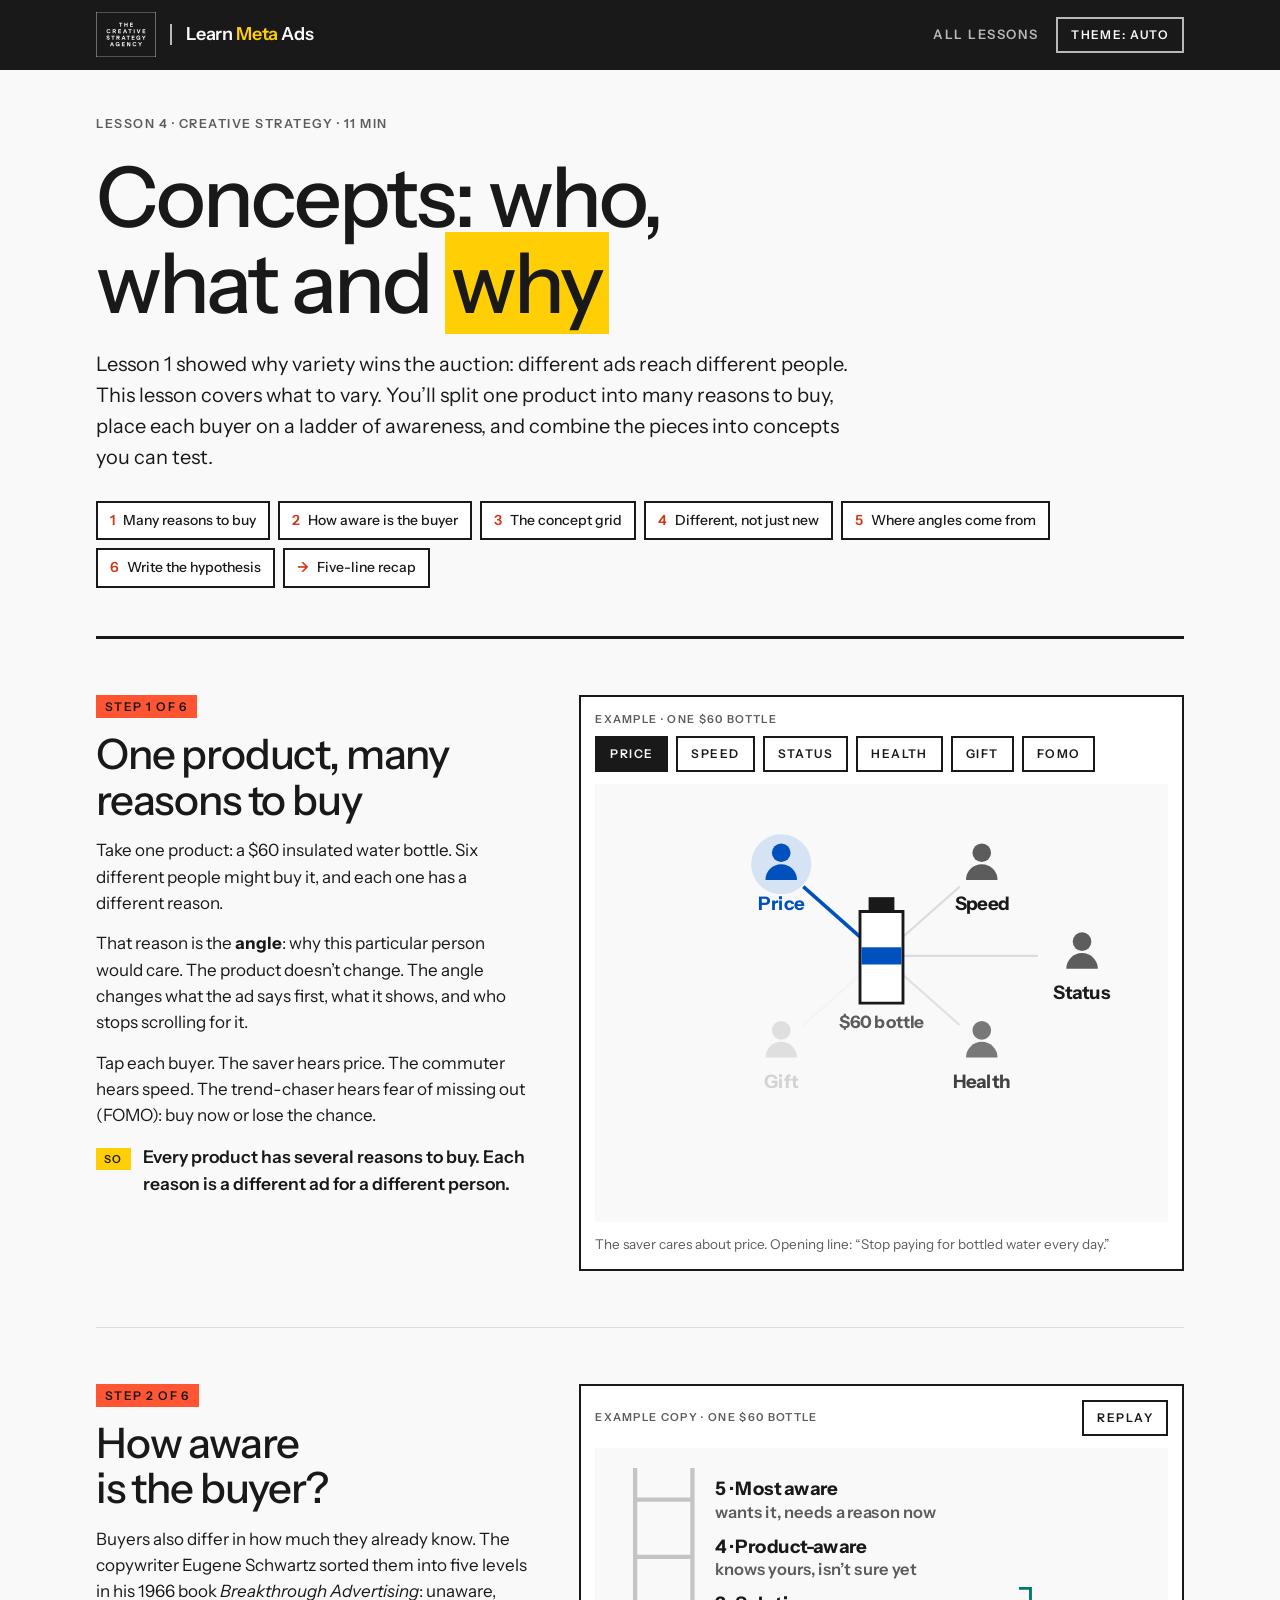
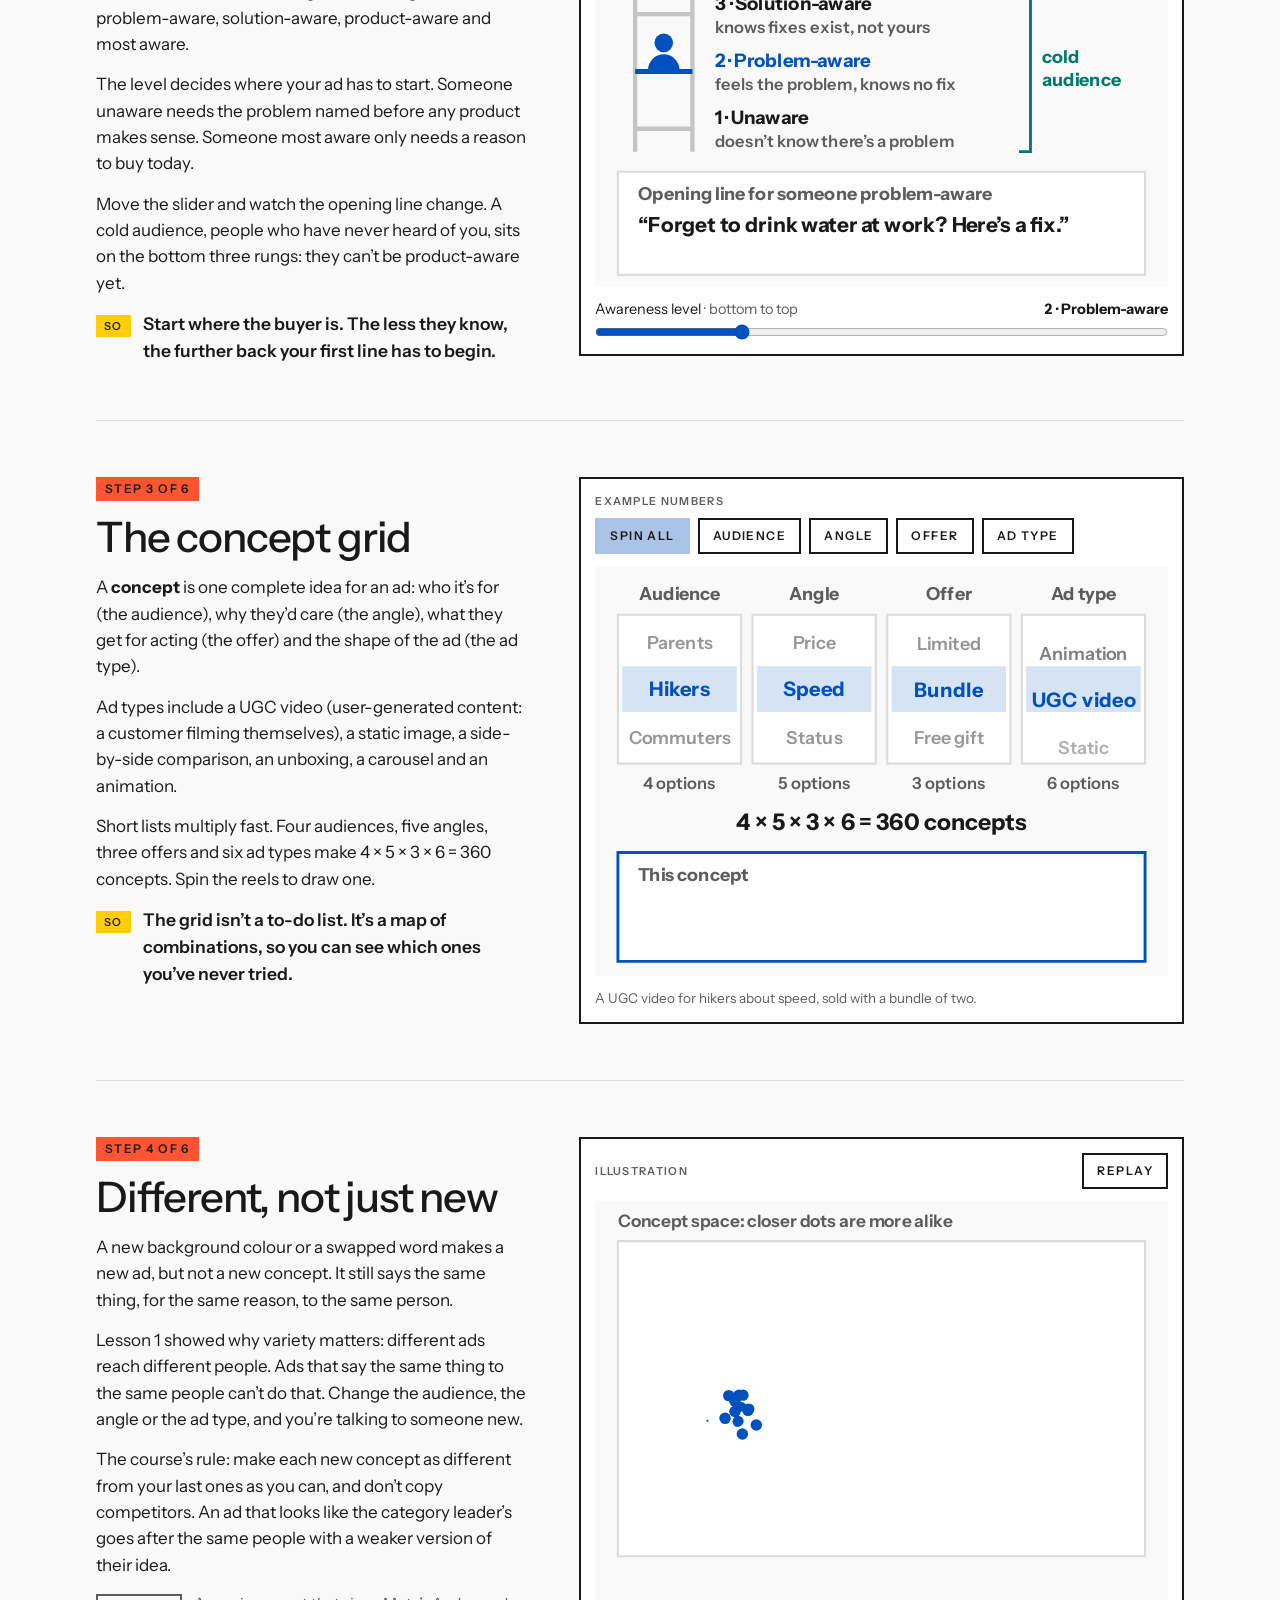
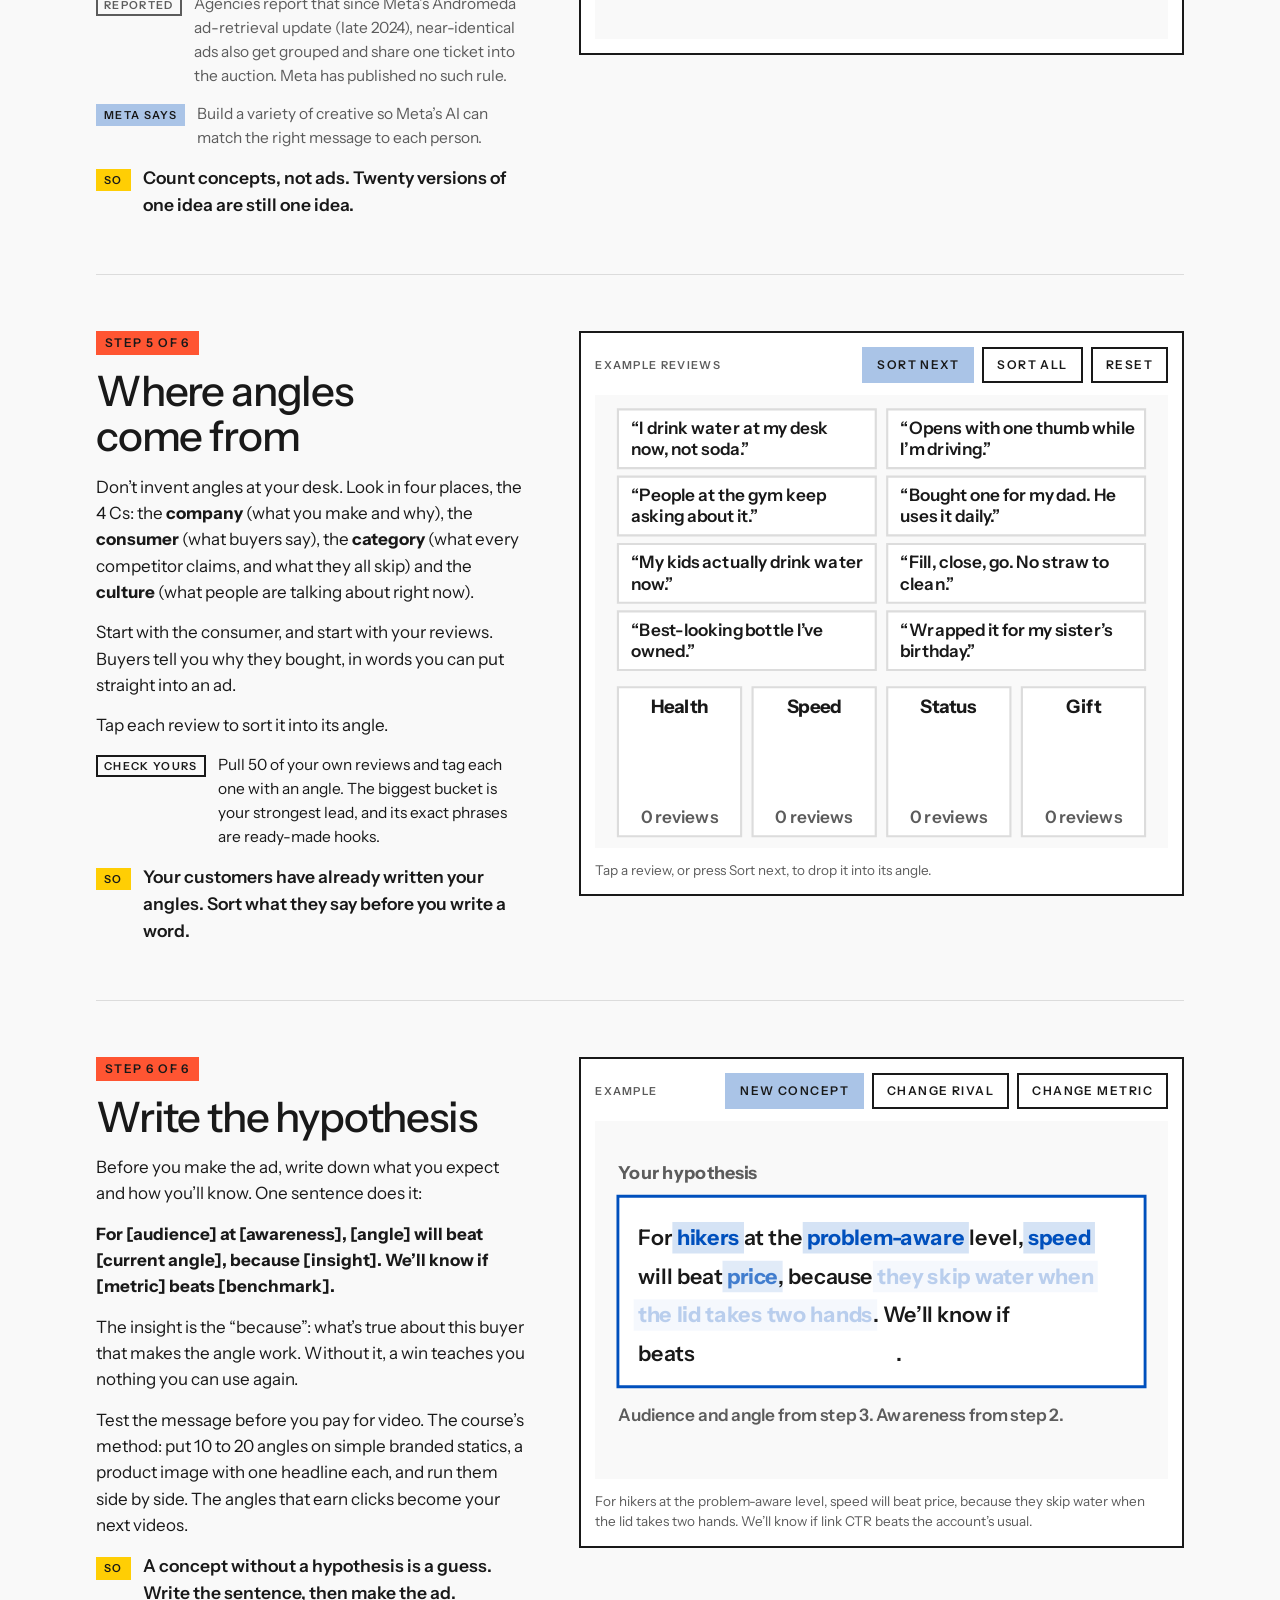
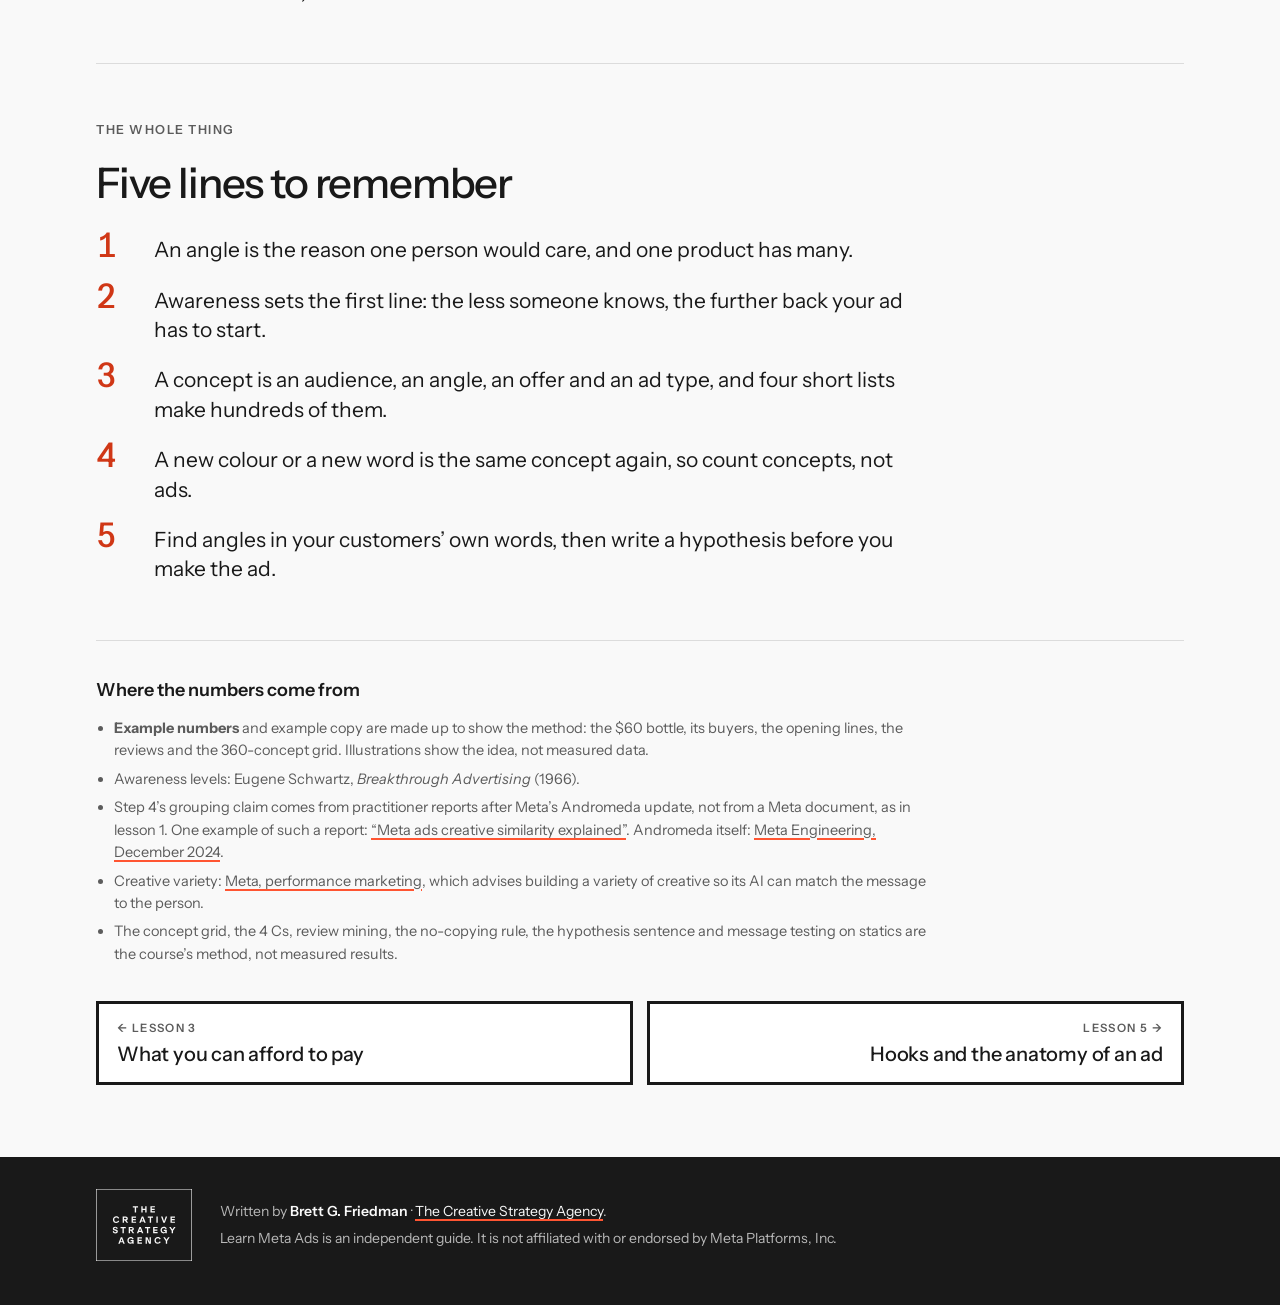
<file: concepts/index.html>
<!doctype html>
<html lang="en">
<head>
<!-- head -->
<meta charset="utf-8">
<meta name="viewport" content="width=device-width, initial-scale=1, viewport-fit=cover">
<title>Meta Ad Concepts and Angles: Who, What and Why · Learn Meta Ads</title>
<meta name="description" content="Awareness levels, angles and the concept grid that turns one product into dozens of genuinely different ads.">
<link rel="canonical" href="https://learnmetaads.com/concepts/">
<meta property="og:type" content="article">
<meta property="og:site_name" content="Learn Meta Ads">
<meta property="og:title" content="Meta Ad Concepts and Angles: Who, What and Why · Learn Meta Ads">
<meta property="og:description" content="Awareness levels, angles and the concept grid that turns one product into dozens of genuinely different ads.">
<meta property="og:url" content="https://learnmetaads.com/concepts/">
<meta property="og:image" content="https://learnmetaads.com/og.png">
<meta name="twitter:card" content="summary_large_image">
<meta name="theme-color" content="#191919">
<link rel="icon" href="../favicon.svg" type="image/svg+xml">
<link rel="preconnect" href="https://fonts.googleapis.com">
<link rel="preconnect" href="https://fonts.gstatic.com" crossorigin>
<link rel="stylesheet" href="https://fonts.googleapis.com/css2?family=Instrument+Sans:ital,wght@0,400..700;1,400..700&display=swap">
<link rel="stylesheet" href="../assets/site.css">
<script>try{var t=localStorage.getItem('lma-theme');if(t==='light'||t==='dark')document.documentElement.dataset.theme=t}catch(e){}</script>
<script type="application/ld+json">{"@context": "https://schema.org", "@type": "Course", "@id": "https://learnmetaads.com/concepts/#course", "name": "Concepts: who, what and why", "description": "Awareness levels, angles and the concept grid that turns one product into dozens of genuinely different ads.", "url": "https://learnmetaads.com/concepts/", "provider": {"@type": "Organization", "@id": "https://thecreativestrategyagency.com/#org", "name": "The Creative Strategy Agency", "alternateName": "TCSA", "url": "https://thecreativestrategyagency.com/"}, "author": {"@type": "Person", "@id": "https://thecreativestrategyagency.com/about/brett/#person", "name": "Brett G. Friedman", "jobTitle": "Founder", "worksFor": {"@id": "https://thecreativestrategyagency.com/#org"}}, "educationalLevel": "Beginner", "timeRequired": "PT11M", "isPartOf": {"@id": "https://learnmetaads.com/#course"}, "hasCourseInstance": [{"@type": "CourseInstance", "courseMode": "Online", "courseWorkload": "PT11M"}], "offers": [{"@type": "Offer", "category": "Free", "price": 0, "priceCurrency": "USD"}], "isAccessibleForFree": true, "inLanguage": "en"}</script>
<!-- /head -->
</head>
<body>
<!-- bar -->
<header class="bar"><div class="bar-in">
<a class="mark" href="../" aria-label="Learn Meta Ads, home"><img src="../assets/tcsa-logo.svg" alt="" width="60" height="45"><span>Learn <b>Meta</b> Ads</span></a>
<nav class="bar-nav" aria-label="Site"><a href="../#lessons">All lessons</a><button class="btn" type="button" data-theme-btn>Theme: auto</button></nav>
</div></header>
<!-- /bar -->
<main class="wrap">
  <header class="hero">
    <p class="eyebrow">Lesson 4 · Creative strategy · 11 min</p>
    <h1>Concepts: who, what and <span>why</span></h1>
    <p class="lede">Lesson 1 showed why variety wins the auction: different ads reach different people. This lesson covers what to vary. You’ll split one product into many reasons to buy, place each buyer on a ladder of awareness, and combine the pieces into concepts you can test.</p>
    <ul class="toc">
      <li><a href="#s1"><b>1</b> Many reasons to buy</a></li>
      <li><a href="#s2"><b>2</b> How aware is the buyer</a></li>
      <li><a href="#s3"><b>3</b> The concept grid</a></li>
      <li><a href="#s4"><b>4</b> Different, not just new</a></li>
      <li><a href="#s5"><b>5</b> Where angles come from</a></li>
      <li><a href="#s6"><b>6</b> Write the hypothesis</a></li>
      <li><a href="#recap"><b>→</b> Five-line recap</a></li>
    </ul>
  </header>

  <section class="step" id="s1">
    <div class="copy">
      <p class="stepno">Step 1 of 6</p>
      <h2>One product, many reasons to buy</h2>
      <p>Take one product: a $60 insulated water bottle. Six different people might buy it, and each one has a different reason.</p>
      <p>That reason is the <strong>angle</strong>: why this particular person would care. The product doesn’t change. The angle changes what the ad says first, what it shows, and who stops scrolling for it.</p>
      <p>Tap each buyer. The saver hears price. The commuter hears speed. The trend-chaser hears fear of missing out (FOMO): buy now or lose the chance.</p>
      <p class="so"><span class="label">So</span><span>Every product has several reasons to buy. Each reason is a different ad for a different person.</span></p>
    </div>
    <figure class="stage">
      <div class="stage-head"><span class="tag">Example · one $60 bottle</span><div class="btns" role="group" aria-label="Pick a buyer"><button class="btn" type="button" data-buy="0" aria-pressed="true">Price</button><button class="btn" type="button" data-buy="1" aria-pressed="false">Speed</button><button class="btn" type="button" data-buy="2" aria-pressed="false">Status</button><button class="btn" type="button" data-buy="3" aria-pressed="false">Health</button><button class="btn" type="button" data-buy="4" aria-pressed="false">Gift</button><button class="btn" type="button" data-buy="5" aria-pressed="false">FOMO</button></div></div>
      <canvas class="tap" role="img" aria-label="A water bottle in the middle with six buyers around it, each labelled with an angle: price, speed, status, health, gift and FOMO. The chosen buyer is highlighted, and a card below shows the opening line an ad would use for that angle."></canvas>
      <p class="formula" id="f1" aria-live="polite"></p>
    </figure>
  </section>

  <section class="step" id="s2">
    <div class="copy">
      <p class="stepno">Step 2 of 6</p>
      <h2>How aware is the buyer?</h2>
      <p>Buyers also differ in how much they already know. The copywriter Eugene Schwartz sorted them into five levels in his 1966 book <cite>Breakthrough Advertising</cite>: unaware, problem-aware, solution-aware, product-aware and most aware.</p>
      <p>The level decides where your ad has to start. Someone unaware needs the problem named before any product makes sense. Someone most aware only needs a reason to buy today.</p>
      <p>Move the slider and watch the opening line change. A cold audience, people who have never heard of you, sits on the bottom three rungs: they can’t be product-aware yet.</p>
      <p class="so"><span class="label">So</span><span>Start where the buyer is. The less they know, the further back your first line has to begin.</span></p>
    </div>
    <figure class="stage">
      <div class="stage-head"><span class="tag">Example copy · one $60 bottle</span><div class="btns"><button class="btn" type="button" data-replay>Replay</button></div></div>
      <canvas role="img" aria-label="A five-rung ladder from unaware at the bottom to most aware at the top, with a person standing on the chosen rung. A bracket marks the bottom three rungs as a cold audience. A card below shows the ad’s opening line for that level."></canvas>
      <div class="sliders one">
        <label for="lv2"><span class="row"><span>Awareness level <em>· bottom to top</em></span><output id="olv2" for="lv2">2 · Problem-aware</output></span><input id="lv2" type="range" min="1" max="5" step="1" value="2"></label>
      </div>
    </figure>
  </section>

  <section class="step" id="s3">
    <div class="copy">
      <p class="stepno">Step 3 of 6</p>
      <h2>The concept grid</h2>
      <p>A <strong>concept</strong> is one complete idea for an ad: who it’s for (the audience), why they’d care (the angle), what they get for acting (the offer) and the shape of the ad (the ad type).</p>
      <p>Ad types include a UGC video (user-generated content: a customer filming themselves), a static image, a side-by-side comparison, an unboxing, a carousel and an animation.</p>
      <p>Short lists multiply fast. Four audiences, five angles, three offers and six ad types make 4 × 5 × 3 × 6 = 360 concepts. Spin the reels to draw one.</p>
      <p class="so"><span class="label">So</span><span>The grid isn’t a to-do list. It’s a map of combinations, so you can see which ones you’ve never tried.</span></p>
    </div>
    <figure class="stage">
      <div class="stage-head"><span class="tag">Example numbers</span><div class="btns"><button class="btn primary" type="button" id="spin3">Spin all</button><button class="btn" type="button" data-reel="0" aria-label="Next audience">Audience</button><button class="btn" type="button" data-reel="1" aria-label="Next angle">Angle</button><button class="btn" type="button" data-reel="2" aria-label="Next offer">Offer</button><button class="btn" type="button" data-reel="3" aria-label="Next ad type">Ad type</button></div></div>
      <canvas class="tap" role="img" aria-label="Four reels side by side: audience, angle, offer and ad type, with 4, 5, 3 and 6 options. 4 × 5 × 3 × 6 = 360 concepts. A card below spells out the concept the reels have landed on."></canvas>
      <p class="formula" id="f3" aria-live="polite"></p>
    </figure>
  </section>

  <section class="step" id="s4">
    <div class="copy">
      <p class="stepno">Step 4 of 6</p>
      <h2>Different, not just new</h2>
      <p>A new background colour or a swapped word makes a new ad, but not a new concept. It still says the same thing, for the same reason, to the same person.</p>
      <p>Lesson 1 showed why variety matters: different ads reach different people. Ads that say the same thing to the same people can’t do that. Change the audience, the angle or the ad type, and you’re talking to someone new.</p>
      <p>The course’s rule: make each new concept as different from your last ones as you can, and don’t copy competitors. An ad that looks like the category leader’s goes after the same people with a weaker version of their idea.</p>
      <p class="data rep"><span class="label">Reported</span><span>Agencies report that since Meta’s Andromeda ad-retrieval update (late 2024), near-identical ads also get grouped and share one ticket into the auction. Meta has published no such rule.</span></p>
      <p class="data meta"><span class="label">Meta says</span><span>Build a variety of creative so Meta’s AI can match the right message to each person.</span></p>
      <p class="so"><span class="label">So</span><span>Count concepts, not ads. Twenty versions of one idea are still one idea.</span></p>
    </div>
    <figure class="stage">
      <div class="stage-head"><span class="tag">Illustration</span><div class="btns"><button class="btn" type="button" data-replay>Replay</button></div></div>
      <canvas role="img" aria-label="A map of concept space. Twenty near-copies of one ad sit in a tight blue cluster inside a single circle: one idea, one crowd. Six real concepts, such as commuters and price or hikers and speed, sit far apart, each with its own circle: six ideas, six crowds."></canvas>
    </figure>
  </section>

  <section class="step" id="s5">
    <div class="copy">
      <p class="stepno">Step 5 of 6</p>
      <h2>Where angles come from</h2>
      <p>Don’t invent angles at your desk. Look in four places, the 4 Cs: the <strong>company</strong> (what you make and why), the <strong>consumer</strong> (what buyers say), the <strong>category</strong> (what every competitor claims, and what they all skip) and the <strong>culture</strong> (what people are talking about right now).</p>
      <p>Start with the consumer, and start with your reviews. Buyers tell you why they bought, in words you can put straight into an ad.</p>
      <p>Tap each review to sort it into its angle.</p>
      <p class="do"><span class="label">Check yours</span><span>Pull 50 of your own reviews and tag each one with an angle. The biggest bucket is your strongest lead, and its exact phrases are ready-made hooks.</span></p>
      <p class="so"><span class="label">So</span><span>Your customers have already written your angles. Sort what they say before you write a word.</span></p>
    </div>
    <figure class="stage">
      <div class="stage-head"><span class="tag">Example reviews</span><div class="btns"><button class="btn primary" type="button" id="next5">Sort next</button><button class="btn" type="button" id="all5">Sort all</button><button class="btn" type="button" id="rst5">Reset</button></div></div>
      <canvas class="tap" role="img" aria-label="Eight short customer reviews of the bottle, in two columns, above four buckets labelled health, speed, status and gift. Tapping a review drops it into the bucket for its angle, and each bucket counts its reviews."></canvas>
      <p class="formula" id="f5" aria-live="polite"></p>
    </figure>
  </section>

  <section class="step" id="s6">
    <div class="copy">
      <p class="stepno">Step 6 of 6</p>
      <h2>Write the hypothesis</h2>
      <p>Before you make the ad, write down what you expect and how you’ll know. One sentence does it:</p>
      <p><strong>For [audience] at [awareness], [angle] will beat [current angle], because [insight]. We’ll know if [metric] beats [benchmark].</strong></p>
      <p>The insight is the “because”: what’s true about this buyer that makes the angle work. Without it, a win teaches you nothing you can use again.</p>
      <p>Test the message before you pay for video. The course’s method: put 10 to 20 angles on simple branded statics, a product image with one headline each, and run them side by side. The angles that earn clicks become your next videos.</p>
      <p class="so"><span class="label">So</span><span>A concept without a hypothesis is a guess. Write the sentence, then make the ad.</span></p>
    </div>
    <figure class="stage">
      <div class="stage-head"><span class="tag">Example</span><div class="btns"><button class="btn primary" type="button" id="new6">New concept</button><button class="btn" type="button" id="riv6">Change rival</button><button class="btn" type="button" id="met6">Change metric</button></div></div>
      <canvas role="img" aria-label="A hypothesis sentence with its blanks filled in and highlighted: the audience and angle come from the concept in step 3, the awareness level from the ladder in step 2, plus a rival angle, an insight and a metric to judge it by."></canvas>
      <p class="formula" id="f6" aria-live="polite"></p>
    </figure>
  </section>

  <section class="recap" id="recap">
    <p class="eyebrow">The whole thing</p>
    <h2>Five lines to remember</h2>
    <ol>
      <li><span>An angle is the reason one person would care, and one product has many.</span></li>
      <li><span>Awareness sets the first line: the less someone knows, the further back your ad has to start.</span></li>
      <li><span>A concept is an audience, an angle, an offer and an ad type, and four short lists make hundreds of them.</span></li>
      <li><span>A new colour or a new word is the same concept again, so count concepts, not ads.</span></li>
      <li><span>Find angles in your customers’ own words, then write a hypothesis before you make the ad.</span></li>
    </ol>
  </section>
  <footer class="sources">
    <h3>Where the numbers come from</h3>
    <ul>
      <li><b>Example numbers</b> and example copy are made up to show the method: the $60 bottle, its buyers, the opening lines, the reviews and the 360-concept grid. Illustrations show the idea, not measured data.</li>
      <li>Awareness levels: Eugene Schwartz, <cite>Breakthrough Advertising</cite> (1966).</li>
      <li>Step 4’s grouping claim comes from practitioner reports after Meta’s Andromeda update, not from a Meta document, as in lesson 1. One example of such a report: <a href="https://nikhil.pro/meta-ads-creative-similarity-explained/">“Meta ads creative similarity explained”</a>. Andromeda itself: <a href="https://engineering.fb.com/2024/12/02/production-engineering/meta-andromeda-advantage-automation-next-gen-personalized-ads-retrieval-engine/">Meta Engineering, December 2024</a>.</li>
      <li>Creative variety: <a href="https://www.facebook.com/business/ads/performance-marketing">Meta, performance marketing</a>, which advises building a variety of creative so its AI can match the message to the person.</li>
      <li>The concept grid, the 4 Cs, review mining, the no-copying rule, the hypothesis sentence and message testing on statics are the course’s method, not measured results.</li>
    </ul>
  </footer>

<!-- pager -->
<nav class="pager" aria-label="Lessons">
<a class="prev" href="../what-you-can-pay/"><small>← Lesson 3</small><span>What you can afford to pay</span></a>
<a class="next" href="../hooks/"><small>Lesson 5 →</small><span>Hooks and the anatomy of an ad</span></a>
</nav>
<!-- /pager -->
</main>
<!-- foot -->
<footer class="foot"><div class="foot-in">
<a class="foot-logo" href="https://thecreativestrategyagency.com/" aria-label="The Creative Strategy Agency"><img src="../assets/tcsa-logo.svg" alt="" width="96" height="72"></a>
<div class="foot-text">
<p>Written by <b>Brett G. Friedman</b> · <a href="https://thecreativestrategyagency.com/">The Creative Strategy Agency</a>.</p>
<p>Learn Meta Ads is an independent guide. It is not affiliated with or endorsed by Meta Platforms, Inc.</p>
</div>
</div></footer>
<!-- /foot -->
<script src="../assets/engine.js"></script>
<script>
(() => {
'use strict';
const {C, TAU, clamp, seg, easeIO, easeOut, lerp, rng, rrect, txt, measure, scene} = LMA;

/* ---------- small drawing helpers ---------- */
function lines(ctx, s, maxW, size, w){
  const out = []; let cur = '';
  for (const word of s.split(' ')){
    const next = cur ? cur + ' ' + word : word;
    if (cur && measure(ctx, next, size, w) > maxW){ out.push(cur); cur = word; } else cur = next;
  }
  if (cur) out.push(cur);
  return out;
}
function para(ctx, s, x, y, maxW, o, lh){ const L = lines(ctx, s, maxW, o.size, o.w); L.forEach((l, i) => txt(ctx, l, x, y + i * lh, o)); return L.length; }
function fit(ctx, s, maxW, size, w){ while (size > 11.5 && measure(ctx, s, size, w) > maxW) size -= .5; return size; }
function person(ctx, x, y, col){
  ctx.fillStyle = col;
  ctx.beginPath(); ctx.arc(x, y - 10, 6.5, 0, TAU); ctx.fill();
  ctx.beginPath(); ctx.arc(x, y + 9, 11, Math.PI, 0); ctx.closePath(); ctx.fill();
}
function bottle(ctx, x, y){
  rrect(ctx, x - 9, y - 41, 18, 12, 3); ctx.fillStyle = C.ink; ctx.fill();
  rrect(ctx, x - 15, y - 31, 30, 64, 9); ctx.fillStyle = C.surface; ctx.fill(); ctx.lineWidth = 2; ctx.strokeStyle = C.ink; ctx.stroke();
  ctx.fillStyle = C.you; ctx.fillRect(x - 14, y - 6, 28, 12);
}
const mod = (a, n) => ((a % n) + n) % n;

/* ---------- 1 · one product, many reasons ---------- */
const BUY = [
  {a:'Price', n:'price', p:'The saver', line:'Stop paying for bottled water every day.', x:130, y:58},
  {a:'Speed', n:'speed', p:'The commuter', line:'Opens with one thumb. Drink without stopping.', x:270, y:58},
  {a:'Status', n:'status', p:'The gym regular', line:'The bottle people ask you about.', x:340, y:120},
  {a:'Health', n:'health', p:'The runner', line:'Drink more water without thinking about it.', x:270, y:182},
  {a:'Gift', n:'a gift', p:'The gift giver', line:'A gift they’ll use every single day.', x:130, y:182},
  {a:'FOMO', n:'fear of missing out', p:'The trend-chaser', line:'The colour that sold out is back, for now.', x:60, y:120}
];
const st1 = {i:0};
const s1 = scene('s1', {H:306, dur:2.8, autoplay:true, draw(ctx, t){
  const cx = 200, cy = 120;
  BUY.forEach((b, i) => {
    const a = easeOut(seg(t, .5 + i * .15, .9 + i * .15)), on = i === st1.i;
    if (a <= 0) return;
    ctx.save(); ctx.globalAlpha = a; ctx.strokeStyle = on ? C.you : C.line; ctx.lineWidth = on ? 2.5 : 1.5;
    ctx.beginPath(); ctx.moveTo(cx, cy); ctx.lineTo(lerp(cx, b.x, .78), lerp(cy, b.y, .78)); ctx.stroke(); ctx.restore();
  });
  const bt = easeOut(seg(t, 0, .5));
  ctx.save(); ctx.globalAlpha = bt; bottle(ctx, cx, cy); ctx.restore();
  txt(ctx, '$60 bottle', cx, cy + 50, {size:12, w:700, color:C.muted, align:'center', alpha:bt});
  BUY.forEach((b, i) => {
    const a = easeOut(seg(t, .5 + i * .15, .9 + i * .15)), on = i === st1.i;
    if (a <= 0) return;
    ctx.save(); ctx.globalAlpha = a;
    if (on){ ctx.beginPath(); ctx.arc(b.x, b.y - 2, 21, 0, TAU); ctx.fillStyle = C.yousoft; ctx.fill(); }
    person(ctx, b.x, b.y, on ? C.you : C.muted);
    ctx.restore();
    txt(ctx, b.a, b.x, b.y + 30, {size:13, w:on ? 850 : 700, color:on ? C.you : C.ink, align:'center', alpha:a});
  });
  const c = seg(t, 2.1, 2.7), b = BUY[st1.i];
  ctx.save(); ctx.globalAlpha = c;
  rrect(ctx, 16, 226, 368, 72, 10); ctx.fillStyle = C.surface; ctx.fill(); ctx.lineWidth = 1.5; ctx.strokeStyle = C.you; ctx.stroke();
  ctx.restore();
  txt(ctx, b.p + ' · the ' + (b.a === 'FOMO' ? 'FOMO' : b.a.toLowerCase()) + ' angle', 30, 246, {size:12.5, w:700, color:C.muted, alpha:c});
  para(ctx, '“' + b.line + '”', 30, 268, 340, {size:14.5, w:800, alpha:c}, 20);
}});
const BTN1 = [...document.querySelectorAll('#s1 [data-buy]')];
function pick1(i, animate){
  st1.i = i;
  BTN1.forEach((b, j) => b.setAttribute('aria-pressed', String(j === i)));
  document.getElementById('f1').textContent = `${BUY[i].p} cares about ${BUY[i].n}. Opening line: “${BUY[i].line}”`;
  if (animate) s1.play(2.1); else s1.render();
}
BTN1.forEach((b, i) => b.addEventListener('click', () => pick1(i, true)));
s1.cv.addEventListener('click', e => {
  const [x, y] = s1.toLogical(e); let best = -1, bd = 36;
  BUY.forEach((b, i) => { const d = Math.hypot(x - b.x, y - (b.y + 8)); if (d < bd){ bd = d; best = i; } });
  if (best >= 0) pick1(best, true);
});
pick1(0, false);

/* ---------- 2 · awareness ladder ---------- */
const LV = [
  {n:'Unaware', d:'doesn’t know there’s a problem', line:'Why do you feel flat every afternoon?'},
  {n:'Problem-aware', d:'feels the problem, knows no fix', line:'Forget to drink water at work? Here’s a fix.'},
  {n:'Solution-aware', d:'knows fixes exist, not yours', line:'Why a one-thumb lid beats a water reminder app.'},
  {n:'Product-aware', d:'knows yours, isn’t sure yet', line:'Here’s why owners call it the last bottle they’ll buy.'},
  {n:'Most aware', d:'wants it, needs a reason now', line:'Your colour is back in stock. Free shipping this week.'}
];
const st2 = {from:0, to:1};
const RY = l => 196 - l * 40;
let s6 = null;
const s2 = scene('s2', {H:306, dur:1.4, draw(ctx, t){
  const L = lerp(st2.from, st2.to, easeIO(seg(t, .2, 1.1))), act = Math.round(L);
  ctx.strokeStyle = C.faint; ctx.lineWidth = 3;
  ctx.beginPath(); ctx.moveTo(28, 14); ctx.lineTo(28, 212); ctx.moveTo(68, 14); ctx.lineTo(68, 212); ctx.stroke();
  for (let l = 0; l < 5; l++){
    const y = RY(l), on = l === act;
    ctx.strokeStyle = on ? C.you : C.faint; ctx.lineWidth = on ? 3.5 : 3;
    ctx.beginPath(); ctx.moveTo(28, y); ctx.lineTo(68, y); ctx.stroke();
    txt(ctx, (l + 1) + ' · ' + LV[l].n, 84, y - 3, {size:13, w:on ? 850 : 700, color:on ? C.you : C.ink});
    txt(ctx, LV[l].d, 84, y + 13, {size:11.5, w:600, color:C.muted});
  }
  person(ctx, 48, RY(L) - 10, C.you);
  ctx.strokeStyle = C.alt; ctx.lineWidth = 2;
  ctx.beginPath(); ctx.moveTo(296, RY(2) - 18); ctx.lineTo(304, RY(2) - 18); ctx.lineTo(304, RY(0) + 16); ctx.lineTo(296, RY(0) + 16); ctx.stroke();
  txt(ctx, 'cold', 312, 150, {size:12.5, w:800, color:C.alt});
  txt(ctx, 'audience', 312, 166, {size:12.5, w:800, color:C.alt});
  rrect(ctx, 16, 226, 368, 72, 10); ctx.fillStyle = C.surface; ctx.fill(); ctx.lineWidth = 1.5; ctx.strokeStyle = C.line; ctx.stroke();
  txt(ctx, 'Opening line for someone ' + LV[act].n.toLowerCase(), 30, 246, {size:12.5, w:700, color:C.muted});
  para(ctx, '“' + LV[act].line + '”', 30, 268, 340, {size:14.5, w:800}, 20);
}});
const IN2 = document.getElementById('lv2');
function set2(l, animate){
  const shown = lerp(st2.from, st2.to, easeIO(seg(s2.t, .2, 1.1)));
  st2.from = animate ? shown : l; st2.to = l;
  IN2.value = l + 1;
  document.getElementById('olv2').textContent = (l + 1) + ' · ' + LV[l].n;
  if (animate) s2.play(0); else s2.still();
  sync6();
}
IN2.addEventListener('input', e => set2(+e.target.value - 1, true));

/* ---------- 3 · the concept grid ---------- */
const REEL = [
  {h:'Audience', items:['Commuters', 'Gym-goers', 'Parents', 'Hikers'], words:['commuters', 'gym-goers', 'parents', 'hikers']},
  {h:'Angle', items:['Price', 'Speed', 'Status', 'Health', 'Gift'], words:['price', 'speed', 'status', 'health', 'gifting']},
  {h:'Offer', items:['Bundle', 'Free gift', 'Limited'], words:['a bundle of two', 'a free gift', 'a limited colour']},
  {h:'Ad type', items:['UGC video', 'Static', 'Side-by-side', 'Unboxing', 'Carousel', 'Animation'], words:['A UGC video', 'A static image', 'A side-by-side comparison', 'An unboxing video', 'A carousel', 'An animation']}
];
const st3 = {pos:[3, 1, 0, 0]};
st3.from = st3.pos.map((p, i) => p - REEL[i].items.length);
const cur3 = () => st3.pos.map((p, i) => mod(p, REEL[i].items.length));
const sentence3 = () => { const [a, g, o, y] = cur3(); return `${REEL[3].words[y]} for ${REEL[0].words[a]} about ${REEL[1].words[g]}, sold with ${REEL[2].words[o]}.`; };
const CW3 = 86, G3 = 8, Y3 = 34, WH3 = 104;
const s3 = scene('s3', {H:286, dur:1.9, draw(ctx, t){
  const MID = Y3 + WH3 / 2;
  REEL.forEach((r, i) => {
    const x = 16 + i * (CW3 + G3), n = r.items.length;
    const p = lerp(st3.from[i], st3.pos[i], easeOut(seg(t, 0, .6 + i * .3)));
    txt(ctx, r.h, x + CW3 / 2, 24, {size:12.5, w:750, color:C.muted, align:'center'});
    rrect(ctx, x, Y3, CW3, WH3, 10); ctx.fillStyle = C.surface; ctx.fill(); ctx.lineWidth = 1.5; ctx.strokeStyle = C.line; ctx.stroke();
    rrect(ctx, x + 3, MID - 16, CW3 - 6, 32, 7); ctx.fillStyle = C.yousoft; ctx.fill();
    ctx.save(); rrect(ctx, x, Y3, CW3, WH3, 10); ctx.clip();
    const k0 = Math.floor(p);
    for (let k = k0 - 2; k <= k0 + 2; k++){
      const dy = (k - p) * 33, d = Math.abs(dy) / 33;
      if (d > 1.7) continue;
      const s = r.items[mod(k, n)], on = d < .5, w = on ? 800 : 600;
      const size = fit(ctx, s, CW3 - 10, on ? 14 : 12.5, w);
      txt(ctx, s, x + CW3 / 2, MID + dy + 5, {size, w, color:on ? C.you : C.muted, align:'center', alpha:clamp(1.3 - d * .65)});
    }
    ctx.restore();
    txt(ctx, n + ' options', x + CW3 / 2, Y3 + WH3 + 18, {size:11.5, w:600, color:C.muted, align:'center'});
  });
  txt(ctx, '4 × 5 × 3 × 6 = 360 concepts', 200, 184, {size:16, w:860, align:'center'});
  const c = seg(t, 1.4, 1.9);
  rrect(ctx, 16, 200, 368, 76, 10); ctx.fillStyle = C.surface; ctx.fill(); ctx.lineWidth = 2; ctx.strokeStyle = C.you; ctx.stroke();
  txt(ctx, 'This concept', 30, 220, {size:12.5, w:700, color:C.muted});
  para(ctx, sentence3(), 30, 243, 340, {size:14.5, w:800, alpha:c}, 20);
}});
const R3 = rng(41);
function spin3(which){
  st3.from = st3.pos.slice();
  if (which === null) st3.pos = st3.pos.map((p, i) => { const n = REEL[i].items.length; return p + n + 1 + Math.floor(R3() * (n - 1)); });
  else st3.pos[which] += 1;
  document.getElementById('f3').textContent = sentence3();
  s3.play(0);
  sync6();
}
document.getElementById('spin3').addEventListener('click', () => spin3(null));
document.querySelectorAll('#s3 [data-reel]').forEach(b => b.addEventListener('click', () => spin3(+b.dataset.reel)));
s3.cv.addEventListener('click', e => {
  const [x, y] = s3.toLogical(e);
  if (y < 12 || y > Y3 + WH3 + 24) return;
  const i = Math.floor((x - 16 + G3 / 2) / (CW3 + G3));
  if (i >= 0 && i < 4) spin3(i);
});
document.getElementById('f3').textContent = sentence3();

/* ---------- 4 · different, not just new ---------- */
const R4 = rng(5);
const CL4 = Array.from({length:20}, () => { const a = R4() * TAU, r = 4 + R4() * 18; return [100 + Math.cos(a) * r, 150 + Math.sin(a) * r * .85]; });
const CON4 = [
  {x:80, y:64, s:'commuters · price'},
  {x:300, y:64, s:'gym-goers · status'},
  {x:210, y:116, s:'parents · health'},
  {x:316, y:154, s:'hikers · speed'},
  {x:200, y:204, s:'gift buyers · gift'},
  {x:316, y:212, s:'students · price'}
];
scene('s4', {H:306, dur:4.4, draw(ctx, t){
  txt(ctx, 'Concept space: closer dots are more alike', 16, 18, {size:12, w:650, color:C.muted});
  rrect(ctx, 16, 28, 368, 220, 12); ctx.fillStyle = C.surface; ctx.fill(); ctx.lineWidth = 1.5; ctx.strokeStyle = C.line; ctx.stroke();
  ctx.save(); rrect(ctx, 16, 28, 368, 220, 12); ctx.clip();
  const h = easeOut(seg(t, 3.0, 3.7));
  if (h > 0){
    ctx.save(); ctx.globalAlpha = .16; ctx.fillStyle = C.you; ctx.beginPath(); ctx.arc(100, 150, 40 * h, 0, TAU); ctx.fill(); ctx.restore();
    ctx.save(); ctx.globalAlpha = .18; ctx.fillStyle = C.alt;
    CON4.forEach(c => { ctx.beginPath(); ctx.arc(c.x, c.y, 27 * h, 0, TAU); ctx.fill(); });
    ctx.restore();
  }
  ctx.restore();
  CL4.forEach(([x, y], i) => {
    const a = easeOut(seg(t, .2 + i * .05, .45 + i * .05));
    if (a <= 0) return;
    ctx.beginPath(); ctx.arc(x, y, 4 * a, 0, TAU); ctx.fillStyle = C.you; ctx.fill();
  });
  txt(ctx, '20 near-copies', 100, 210, {size:12.5, w:800, color:C.you, align:'center', alpha:seg(t, 1.3, 1.7)});
  CON4.forEach((c, j) => {
    const a = easeOut(seg(t, 1.8 + j * .18, 2.1 + j * .18));
    if (a <= 0) return;
    ctx.beginPath(); ctx.arc(c.x, c.y, 6.5 * a, 0, TAU); ctx.fillStyle = C.alt; ctx.fill();
    txt(ctx, c.s, c.x, c.y + 21, {size:11.5, w:700, color:C.ink, align:'center', alpha:a});
  });
  txt(ctx, '20 near-copies: one idea, one crowd', 16, 274, {size:13.5, w:800, color:C.you, alpha:seg(t, 3.5, 3.9)});
  txt(ctx, '6 concepts: six ideas, six crowds', 16, 296, {size:13.5, w:800, color:C.alt, alpha:seg(t, 3.8, 4.2)});
}});

/* ---------- 5 · where angles come from ---------- */
const REV = [
  {q:'I drink water at my desk now, not soda.', k:'not soda', b:0, why:'health. They wanted a healthier habit.'},
  {q:'Opens with one thumb while I’m driving.', k:'one thumb', b:1, why:'speed. They want it quick and one-handed.'},
  {q:'People at the gym keep asking about it.', k:'people ask', b:2, why:'status. They like being noticed.'},
  {q:'Bought one for my dad. He uses it daily.', k:'for my dad', b:3, why:'gift. They bought it for someone else.'},
  {q:'My kids actually drink water now.', k:'kids drink', b:0, why:'health. Their family drinks more water.'},
  {q:'Fill, close, go. No straw to clean.', k:'no straw', b:1, why:'speed. Less fuss, less time.'},
  {q:'Best-looking bottle I’ve owned.', k:'best-looking', b:2, why:'status. They care how it looks.'},
  {q:'Wrapped it for my sister’s birthday.', k:'a birthday', b:3, why:'gift. It solved a present.'}
];
const BK5 = ['Health', 'Speed', 'Status', 'Gift'];
const st5 = {order:[], fly:[]};
const slot5 = i => ({x:16 + (i % 2) * 188, y:10 + Math.floor(i / 2) * 47, w:180, h:41});
const chip5 = i => { const b = REV[i].b, k = st5.order.filter(j => REV[j].b === b).indexOf(i); return {x:16 + b * 94 + 3, y:231 + k * 24, w:80, h:20}; };
const s5 = scene('s5', {H:316, dur:1.4, autoplay:false, draw(ctx, t){
  BK5.forEach((n, b) => {
    const x = 16 + b * 94, cnt = st5.order.filter(j => REV[j].b === b).length;
    rrect(ctx, x, 204, 86, 104, 10); ctx.fillStyle = C.surface; ctx.fill(); ctx.lineWidth = 1.5; ctx.strokeStyle = cnt ? C.you : C.line; ctx.stroke();
    txt(ctx, n, x + 43, 222, {size:13, w:850, align:'center', color:cnt ? C.you : C.ink});
    txt(ctx, cnt + (cnt === 1 ? ' review' : ' reviews'), x + 43, 299, {size:12, w:600, align:'center', color:C.muted});
  });
  REV.forEach((r, i) => {
    const s = slot5(i), done = st5.order.includes(i);
    if (done){
      ctx.save(); ctx.setLineDash([4, 4]); rrect(ctx, s.x, s.y, s.w, s.h, 8); ctx.lineWidth = 1.2; ctx.strokeStyle = C.faint; ctx.stroke(); ctx.restore();
      return;
    }
    rrect(ctx, s.x, s.y, s.w, s.h, 8); ctx.fillStyle = C.surface; ctx.fill(); ctx.lineWidth = 1.5; ctx.strokeStyle = C.line; ctx.stroke();
    para(ctx, '“' + r.q + '”', s.x + 9, s.y + 17, s.w - 16, {size:12, w:600}, 15);
  });
  st5.order.forEach(i => {
    const k = st5.fly.indexOf(i), c = chip5(i);
    const chip = a => { txt(ctx, REV[i].k, c.x + c.w / 2, c.y + 14.5, {size:fit(ctx, REV[i].k, c.w - 6, 12, 650), w:650, color:C.onyou, align:'center', alpha:a}); };
    if (k < 0){ rrect(ctx, c.x, c.y, c.w, c.h, 6); ctx.fillStyle = C.you; ctx.fill(); chip(1); return; }
    const f = easeIO(seg(t, k * .1, k * .1 + .6)), s = slot5(i);
    const x = lerp(s.x, c.x, f), y = lerp(s.y, c.y, f), w = lerp(s.w, c.w, f), h = lerp(s.h, c.h, f);
    rrect(ctx, x, y, w, h, lerp(8, 6, f)); ctx.fillStyle = f > .5 ? C.you : C.surface; ctx.fill(); ctx.lineWidth = 1.5; ctx.strokeStyle = C.you; ctx.stroke();
    if (f < .4) para(ctx, '“' + REV[i].q + '”', x + 9, y + 17, s.w - 16, {size:12, w:600, alpha:1 - f / .4}, 15);
    if (f > .8) chip((f - .8) / .2);
  });
}});
const F5 = document.getElementById('f5');
function sort5(list){
  list = list.filter(i => !st5.order.includes(i));
  if (!list.length) return;
  st5.order.push(...list); st5.fly = list;
  F5.textContent = st5.order.length === 8 ? 'All eight sorted: two reviews for each angle. Each bucket is an angle you can test, in your customers’ own words.' : `“${REV[list[0]].q}” goes to ${REV[list[0]].why}`;
  s5.play(0);
}
s5.cv.addEventListener('click', e => {
  const [x, y] = s5.toLogical(e);
  const i = REV.findIndex((r, j) => { const s = slot5(j); return x >= s.x && x <= s.x + s.w && y >= s.y && y <= s.y + s.h; });
  if (i >= 0) sort5([i]);
});
document.getElementById('next5').addEventListener('click', () => { const i = REV.findIndex((r, j) => !st5.order.includes(j)); if (i >= 0) sort5([i]); });
document.getElementById('all5').addEventListener('click', () => sort5(REV.map((r, j) => j)));
document.getElementById('rst5').addEventListener('click', () => { st5.order = []; st5.fly = []; F5.textContent = 'Tap a review, or press Sort next, to drop it into its angle.'; s5.still(); });
F5.textContent = 'Tap a review, or press Sort next, to drop it into its angle.';

/* ---------- 6 · write the hypothesis ---------- */
const INS6 = ['they already buy bottled water every week', 'they skip water when the lid takes two hands', 'they notice what other people carry', 'they want to drink more water but forget', 'they want a gift that gets used every day'];
const MET6 = [['link CTR', 'the account’s usual'], ['cost per purchase', 'the current ad’s'], ['hook rate', 'the account’s usual']];
const st6 = {rival:0, met:0};
function parts6(){
  const [a, g] = cur3(), rivals = REEL[1].words.filter((w, j) => j !== g), m = MET6[st6.met % MET6.length];
  return [
    {s:'For '}, {s:REEL[0].words[a], f:1}, {s:' at the '}, {s:LV[st2.to].n.toLowerCase(), f:1}, {s:' level, '},
    {s:REEL[1].words[g], f:1}, {s:' will beat '}, {s:rivals[st6.rival % rivals.length], f:1}, {s:', because '},
    {s:INS6[g], f:1}, {s:'. We’ll know if '}, {s:m[0], f:1}, {s:' beats '}, {s:m[1], f:1}, {s:'.'}
  ];
}
function pieces6(){
  const out = []; let space = false, slot = -1;
  parts6().forEach(p => {
    if (p.f) slot++;
    const re = /(\s*)(\S+)/g; let m;
    while ((m = re.exec(p.s))){ out.push({w:m[2], f:!!p.f, slot, sp:out.length > 0 && (m[1].length > 0 || space)}); space = false; }
    space = /\s$/.test(p.s);
  });
  return out;
}
s6 = scene('s6', {H:250, dur:1.6, draw(ctx, t){
  const X0 = 30, MAXW = 340, LH = 27, SIZE = 15;
  const P = pieces6(), pos = []; let x = X0, y = 0;
  P.forEach(pc => {
    const ww = measure(ctx, pc.w, SIZE, pc.f ? 820 : 600), sw = pc.sp ? measure(ctx, ' ', SIZE, 600) : 0;
    if (pc.sp && x + sw + ww > X0 + MAXW){ x = X0; y += LH; } else x += sw;
    pos.push([x, y, ww]); x += ww;
  });
  /* centre the card and caption in the canvas, whatever the sentence length */
  const boxH = y + 52, top = Math.max(30, (250 - (boxH + 64)) / 2 + 26), Y0 = top + 34;
  txt(ctx, 'Your hypothesis', 16, top - 12, {size:12.5, w:700, color:C.muted});
  rrect(ctx, 16, top, 368, boxH, 12); ctx.fillStyle = C.surface; ctx.fill(); ctx.lineWidth = 2; ctx.strokeStyle = C.you; ctx.stroke();
  const runs = [];
  P.forEach((pc, i) => {
    if (!pc.f) return;
    const [px, py, ww] = pos[i], last = runs[runs.length - 1];
    if (last && last.slot === pc.slot && last.y === py) last.x2 = px + ww;
    else runs.push({slot:pc.slot, y:py, x1:px, x2:px + ww});
  });
  runs.forEach(r => {
    const a = seg(t, .1 + r.slot * .14, .4 + r.slot * .14);
    ctx.save(); ctx.globalAlpha = a; rrect(ctx, r.x1 - 3, Y0 + r.y - 16, r.x2 - r.x1 + 6, 22, 5); ctx.fillStyle = C.yousoft; ctx.fill(); ctx.restore();
  });
  P.forEach((pc, i) => {
    const [px, py] = pos[i];
    if (!pc.f){ txt(ctx, pc.w, px, Y0 + py, {size:SIZE, w:600}); return; }
    txt(ctx, pc.w, px, Y0 + py, {size:SIZE, w:820, color:C.you, alpha:seg(t, .1 + pc.slot * .14, .4 + pc.slot * .14)});
  });
  txt(ctx, 'Audience and angle from step 3. Awareness from step 2.', 16, top + boxH + 24, {size:12, w:600, color:C.muted});
}});
function text6(){ return parts6().map(p => p.s).join(''); }
function sync6(){ if (!s6) return; document.getElementById('f6').textContent = text6(); s6.render(); }
document.getElementById('new6').addEventListener('click', () => { spin3(null); document.getElementById('f6').textContent = text6(); s6.play(0); });
document.getElementById('riv6').addEventListener('click', () => { st6.rival++; document.getElementById('f6').textContent = text6(); s6.play(0); });
document.getElementById('met6').addEventListener('click', () => { st6.met++; document.getElementById('f6').textContent = text6(); s6.play(0); });
set2(1, false);
st2.from = 0;
sync6();
})();
</script>
</body>
</html>
</file>
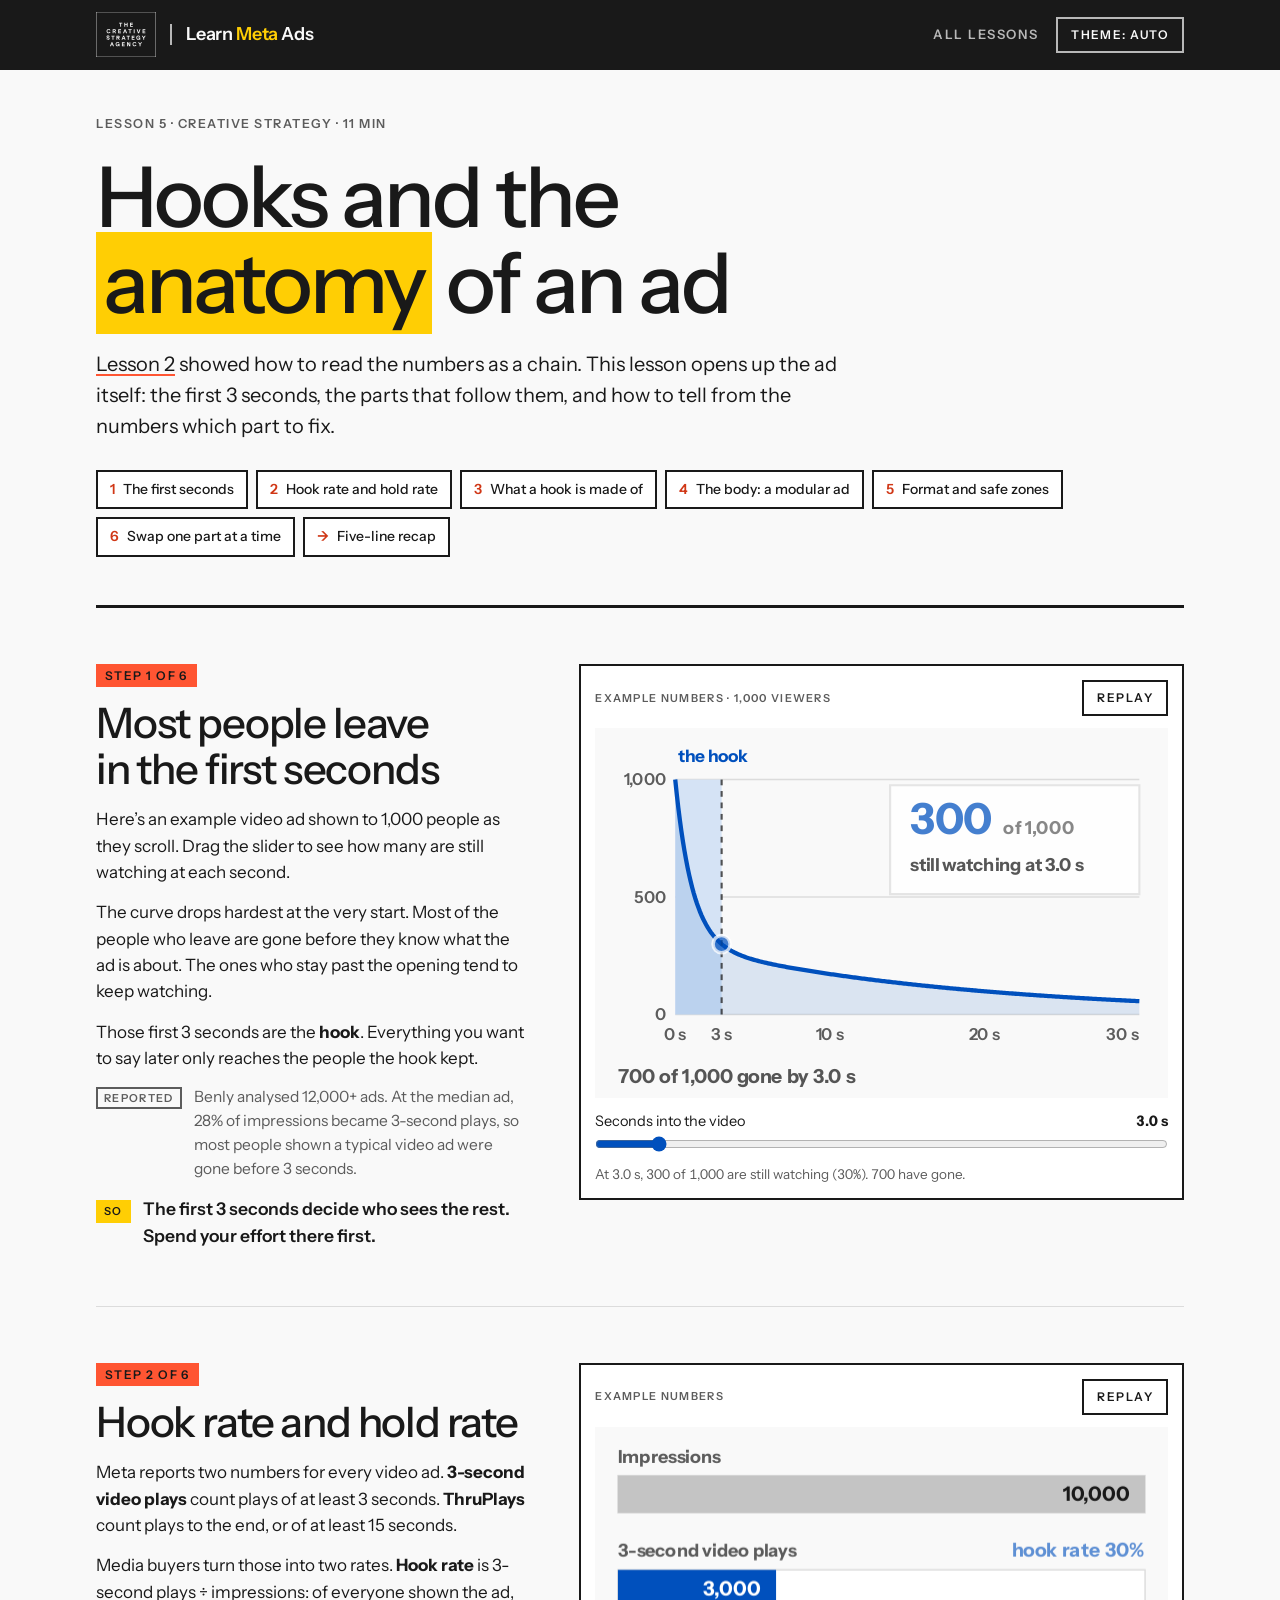
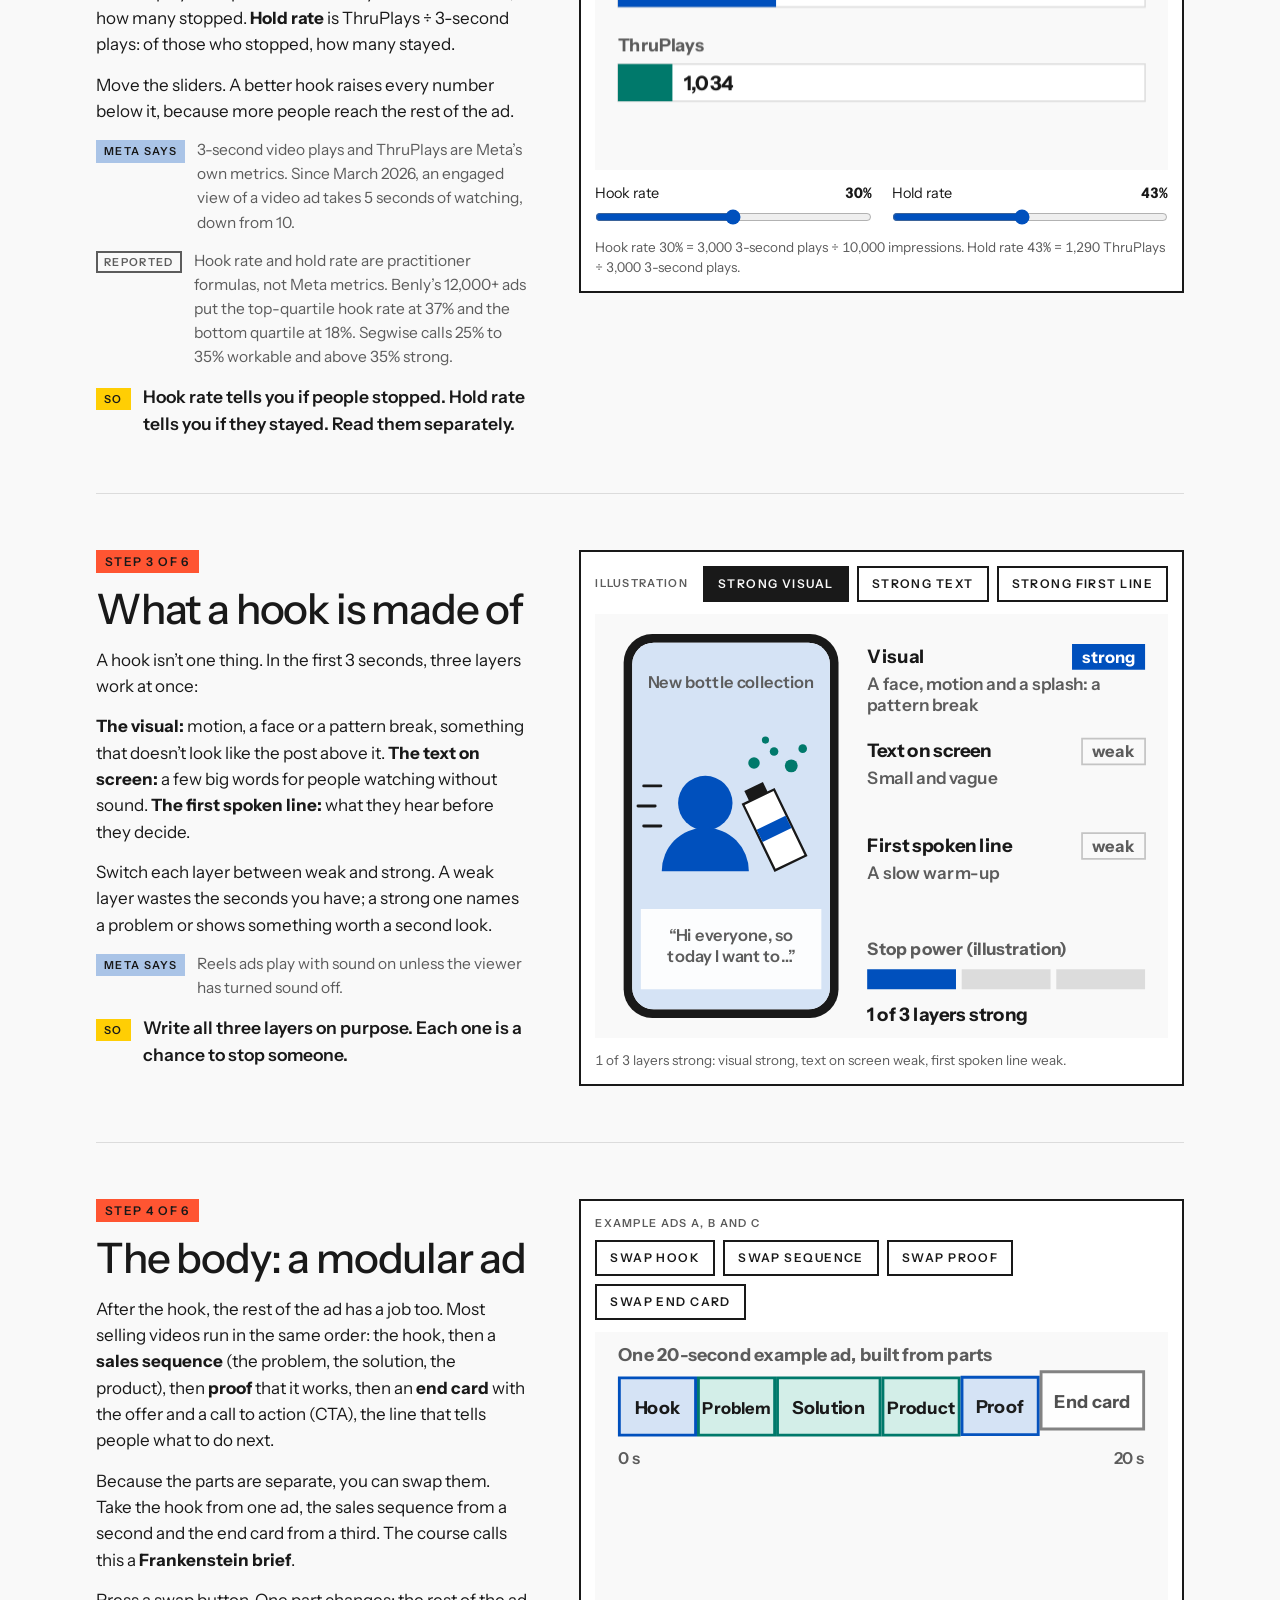
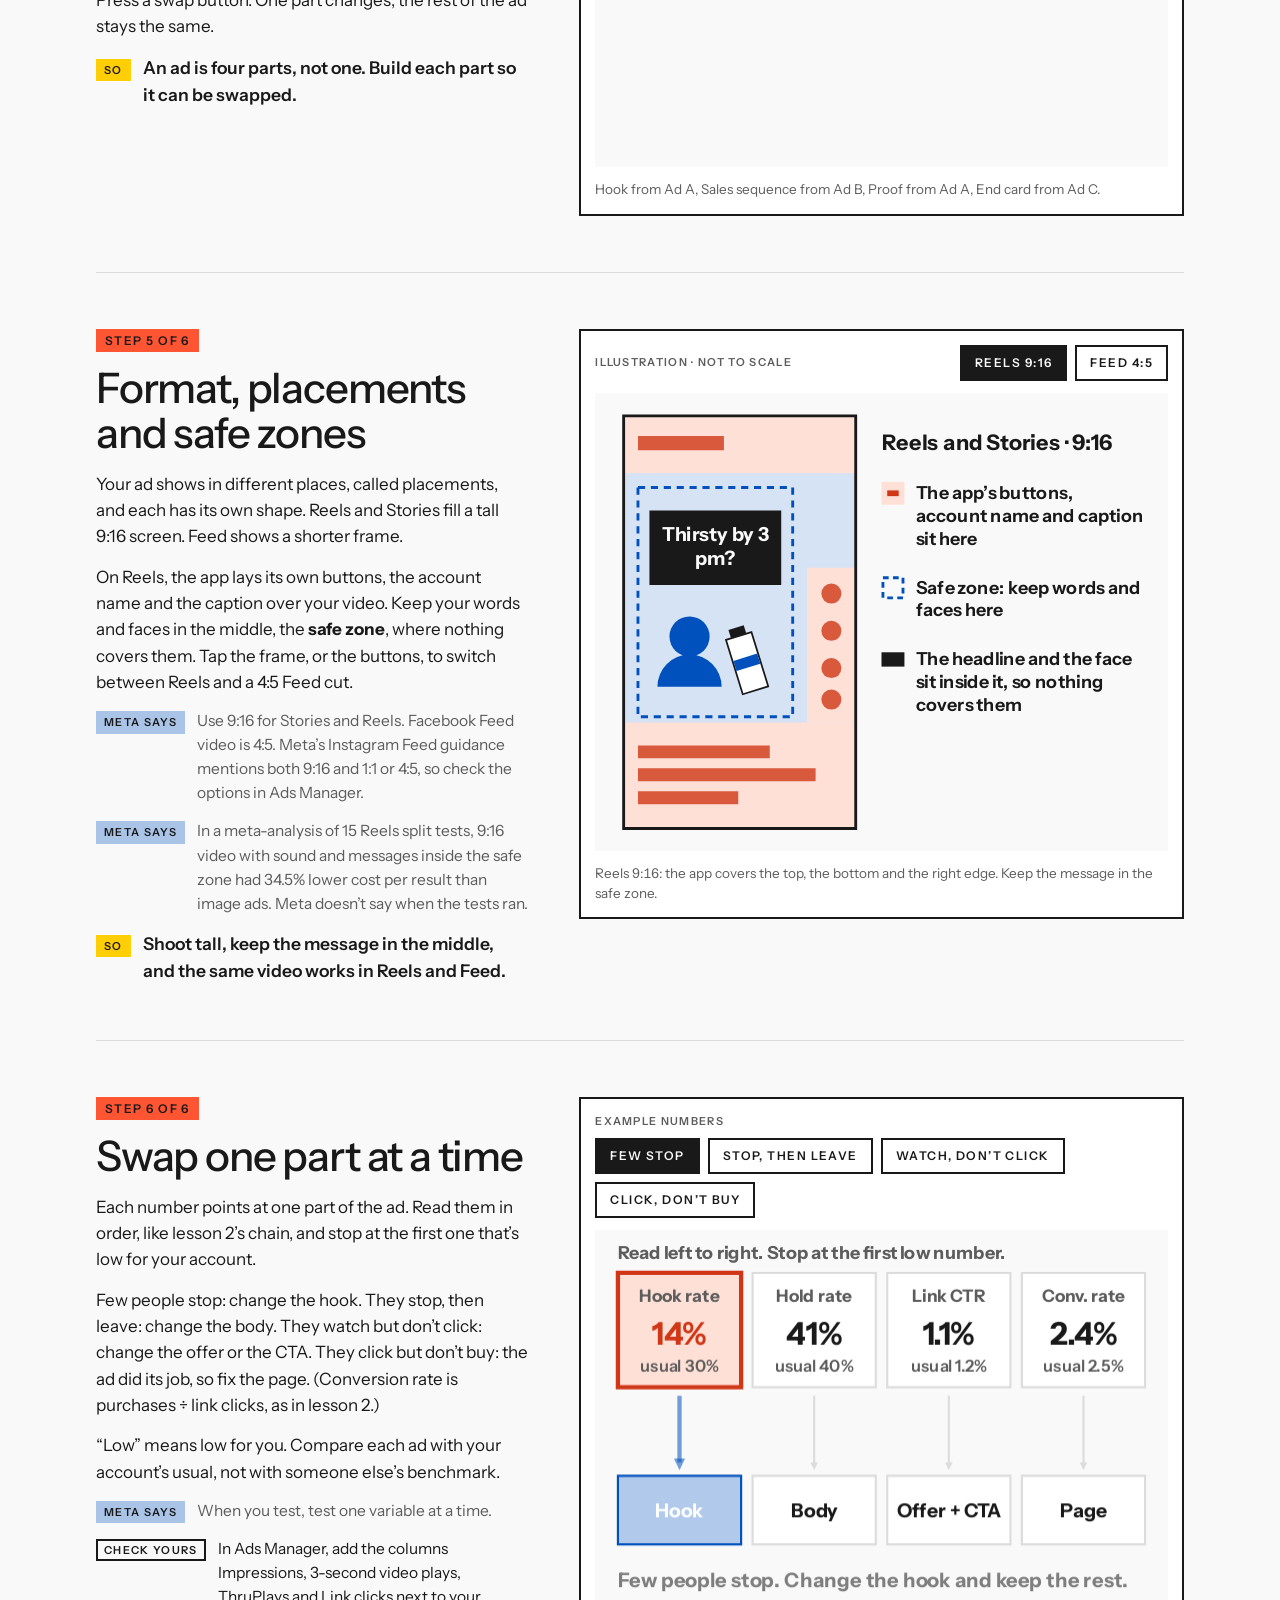
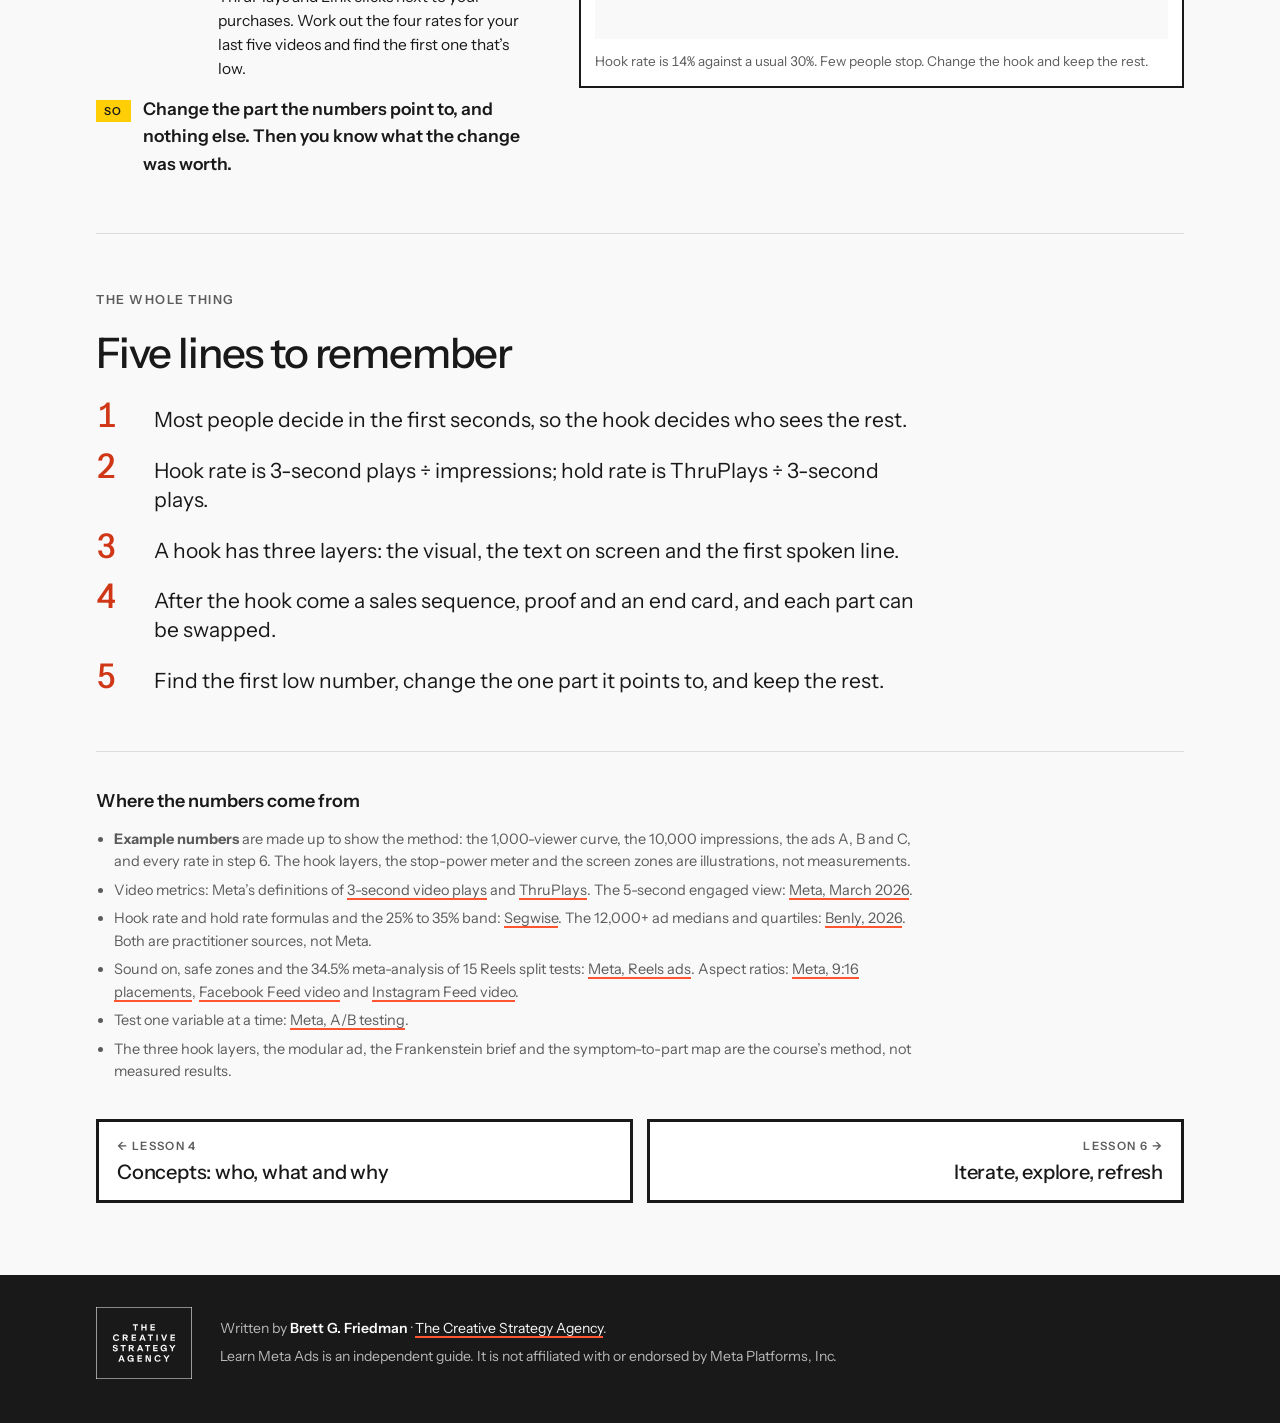
<file: hooks/index.html>
<!doctype html>
<html lang="en">
<head>
<!-- head -->
<meta charset="utf-8">
<meta name="viewport" content="width=device-width, initial-scale=1, viewport-fit=cover">
<title>Ad Hooks, Hook Rate and Hold Rate: The Anatomy of a Meta Ad · Learn Meta Ads</title>
<meta name="description" content="The first seconds decide everything after them. How the hook, body and offer each earn the next second.">
<link rel="canonical" href="https://learnmetaads.com/hooks/">
<meta property="og:type" content="article">
<meta property="og:site_name" content="Learn Meta Ads">
<meta property="og:title" content="Ad Hooks, Hook Rate and Hold Rate: The Anatomy of a Meta Ad · Learn Meta Ads">
<meta property="og:description" content="The first seconds decide everything after them. How the hook, body and offer each earn the next second.">
<meta property="og:url" content="https://learnmetaads.com/hooks/">
<meta property="og:image" content="https://learnmetaads.com/og.png">
<meta name="twitter:card" content="summary_large_image">
<meta name="theme-color" content="#191919">
<link rel="icon" href="../favicon.svg" type="image/svg+xml">
<link rel="preconnect" href="https://fonts.googleapis.com">
<link rel="preconnect" href="https://fonts.gstatic.com" crossorigin>
<link rel="stylesheet" href="https://fonts.googleapis.com/css2?family=Instrument+Sans:ital,wght@0,400..700;1,400..700&display=swap">
<link rel="stylesheet" href="../assets/site.css">
<script>try{var t=localStorage.getItem('lma-theme');if(t==='light'||t==='dark')document.documentElement.dataset.theme=t}catch(e){}</script>
<script type="application/ld+json">{"@context": "https://schema.org", "@type": "Course", "@id": "https://learnmetaads.com/hooks/#course", "name": "Hooks and the anatomy of an ad", "description": "The first seconds decide everything after them. How the hook, body and offer each earn the next second.", "url": "https://learnmetaads.com/hooks/", "provider": {"@type": "Organization", "@id": "https://thecreativestrategyagency.com/#org", "name": "The Creative Strategy Agency", "alternateName": "TCSA", "url": "https://thecreativestrategyagency.com/"}, "author": {"@type": "Person", "@id": "https://thecreativestrategyagency.com/about/brett/#person", "name": "Brett G. Friedman", "jobTitle": "Founder", "worksFor": {"@id": "https://thecreativestrategyagency.com/#org"}}, "educationalLevel": "Beginner", "timeRequired": "PT11M", "isPartOf": {"@id": "https://learnmetaads.com/#course"}, "hasCourseInstance": [{"@type": "CourseInstance", "courseMode": "Online", "courseWorkload": "PT11M"}], "offers": [{"@type": "Offer", "category": "Free", "price": 0, "priceCurrency": "USD"}], "isAccessibleForFree": true, "inLanguage": "en"}</script>
<!-- /head -->
</head>
<body>
<!-- bar -->
<header class="bar"><div class="bar-in">
<a class="mark" href="../" aria-label="Learn Meta Ads, home"><img src="../assets/tcsa-logo.svg" alt="" width="60" height="45"><span>Learn <b>Meta</b> Ads</span></a>
<nav class="bar-nav" aria-label="Site"><a href="../#lessons">All lessons</a><button class="btn" type="button" data-theme-btn>Theme: auto</button></nav>
</div></header>
<!-- /bar -->
<main class="wrap">
  <header class="hero">
    <p class="eyebrow">Lesson 5 · Creative strategy · 11 min</p>
    <h1>Hooks and the <span>anatomy</span> of an ad</h1>
    <p class="lede"><a href="../the-numbers/">Lesson 2</a> showed how to read the numbers as a chain. This lesson opens up the ad itself: the first 3 seconds, the parts that follow them, and how to tell from the numbers which part to fix.</p>
    <ul class="toc">
      <li><a href="#s1"><b>1</b> The first seconds</a></li>
      <li><a href="#s2"><b>2</b> Hook rate and hold rate</a></li>
      <li><a href="#s3"><b>3</b> What a hook is made of</a></li>
      <li><a href="#s4"><b>4</b> The body: a modular ad</a></li>
      <li><a href="#s5"><b>5</b> Format and safe zones</a></li>
      <li><a href="#s6"><b>6</b> Swap one part at a time</a></li>
      <li><a href="#recap"><b>→</b> Five-line recap</a></li>
    </ul>
  </header>

  <section class="step" id="s1">
    <div class="copy">
      <p class="stepno">Step 1 of 6</p>
      <h2>Most people leave in the first seconds</h2>
      <p>Here’s an example video ad shown to 1,000 people as they scroll. Drag the slider to see how many are still watching at each second.</p>
      <p>The curve drops hardest at the very start. Most of the people who leave are gone before they know what the ad is about. The ones who stay past the opening tend to keep watching.</p>
      <p>Those first 3 seconds are the <strong>hook</strong>. Everything you want to say later only reaches the people the hook kept.</p>
      <p class="data rep"><span class="label">Reported</span><span>Benly analysed 12,000+ ads. At the median ad, 28% of impressions became 3-second plays, so most people shown a typical video ad were gone before 3 seconds.</span></p>
      <p class="so"><span class="label">So</span><span>The first 3 seconds decide who sees the rest. Spend your effort there first.</span></p>
    </div>
    <figure class="stage">
      <div class="stage-head"><span class="tag">Example numbers · 1,000 viewers</span><div class="btns"><button class="btn" type="button" data-replay>Replay</button></div></div>
      <canvas role="img" aria-label="A retention curve for a 30-second example video shown to 1,000 people. It falls steeply in the first 3 seconds, the shaded hook, to 300 still watching, then flattens out to about 130 at 15 seconds and 57 at 30 seconds. A marker shows how many are still watching at the second you pick."></canvas>
      <div class="sliders one">
        <label for="t1"><span class="row"><span>Seconds into the video</span><output id="ot1" for="t1">3.0 s</output></span><input id="t1" type="range" min="0" max="30" step="0.5" value="3"></label>
      </div>
      <p class="formula" id="f1" aria-live="polite"></p>
    </figure>
  </section>

  <section class="step" id="s2">
    <div class="copy">
      <p class="stepno">Step 2 of 6</p>
      <h2>Hook rate and hold rate</h2>
      <p>Meta reports two numbers for every video ad. <strong>3-second video plays</strong> count plays of at least 3 seconds. <strong>ThruPlays</strong> count plays to the end, or of at least 15 seconds.</p>
      <p>Media buyers turn those into two rates. <strong>Hook rate</strong> is 3-second plays ÷ impressions: of everyone shown the ad, how many stopped. <strong>Hold rate</strong> is ThruPlays ÷ 3-second plays: of those who stopped, how many stayed.</p>
      <p>Move the sliders. A better hook raises every number below it, because more people reach the rest of the ad.</p>
      <p class="data meta"><span class="label">Meta says</span><span>3-second video plays and ThruPlays are Meta’s own metrics. Since March 2026, an engaged view of a video ad takes 5 seconds of watching, down from 10.</span></p>
      <p class="data rep"><span class="label">Reported</span><span>Hook rate and hold rate are practitioner formulas, not Meta metrics. Benly’s 12,000+ ads put the top-quartile hook rate at 37% and the bottom quartile at 18%. Segwise calls 25% to 35% workable and above 35% strong.</span></p>
      <p class="so"><span class="label">So</span><span>Hook rate tells you if people stopped. Hold rate tells you if they stayed. Read them separately.</span></p>
    </div>
    <figure class="stage">
      <div class="stage-head"><span class="tag">Example numbers</span><div class="btns"><button class="btn" type="button" data-replay>Replay</button></div></div>
      <canvas role="img" aria-label="Three bars: 10,000 impressions, then the 3-second video plays, then the ThruPlays. The hook rate links the first two bars and the hold rate links the last two."></canvas>
      <div class="sliders">
        <label for="hk2"><span class="row"><span>Hook rate</span><output id="ohk2" for="hk2">30%</output></span><input id="hk2" type="range" min="10" max="50" step="1" value="30"></label>
        <label for="hd2"><span class="row"><span>Hold rate</span><output id="ohd2" for="hd2">43%</output></span><input id="hd2" type="range" min="10" max="80" step="1" value="43"></label>
      </div>
      <p class="formula" id="f2" aria-live="polite"></p>
    </figure>
  </section>

  <section class="step" id="s3">
    <div class="copy">
      <p class="stepno">Step 3 of 6</p>
      <h2>What a hook is made of</h2>
      <p>A hook isn’t one thing. In the first 3 seconds, three layers work at once:</p>
      <p><strong>The visual:</strong> motion, a face or a pattern break, something that doesn’t look like the post above it. <strong>The text on screen:</strong> a few big words for people watching without sound. <strong>The first spoken line:</strong> what they hear before they decide.</p>
      <p>Switch each layer between weak and strong. A weak layer wastes the seconds you have; a strong one names a problem or shows something worth a second look.</p>
      <p class="data meta"><span class="label">Meta says</span><span>Reels ads play with sound on unless the viewer has turned sound off.</span></p>
      <p class="so"><span class="label">So</span><span>Write all three layers on purpose. Each one is a chance to stop someone.</span></p>
    </div>
    <figure class="stage">
      <div class="stage-head"><span class="tag">Illustration</span><div class="btns" role="group" aria-label="Hook layers"><button class="btn" type="button" data-layer="0" aria-pressed="true">Strong visual</button><button class="btn" type="button" data-layer="1" aria-pressed="false">Strong text</button><button class="btn" type="button" data-layer="2" aria-pressed="false">Strong first line</button></div></div>
      <canvas role="img" aria-label="A phone showing the first frame of an ad, with three layers: the visual, the text on screen and the first spoken line as a caption. Each layer is either weak or strong. A meter beside it, an illustration rather than data, fills one segment for each strong layer."></canvas>
      <p class="formula" id="f3" aria-live="polite"></p>
    </figure>
  </section>

  <section class="step" id="s4">
    <div class="copy">
      <p class="stepno">Step 4 of 6</p>
      <h2>The body: a modular ad</h2>
      <p>After the hook, the rest of the ad has a job too. Most selling videos run in the same order: the hook, then a <strong>sales sequence</strong> (the problem, the solution, the product), then <strong>proof</strong> that it works, then an <strong>end card</strong> with the offer and a call to action (CTA), the line that tells people what to do next.</p>
      <p>Because the parts are separate, you can swap them. Take the hook from one ad, the sales sequence from a second and the end card from a third. The course calls this a <strong>Frankenstein brief</strong>.</p>
      <p>Press a swap button. One part changes; the rest of the ad stays the same.</p>
      <p class="so"><span class="label">So</span><span>An ad is four parts, not one. Build each part so it can be swapped.</span></p>
    </div>
    <figure class="stage">
      <div class="stage-head"><span class="tag">Example ads A, B and C</span><div class="btns"><button class="btn" type="button" data-mod="0">Swap hook</button><button class="btn" type="button" data-mod="1">Swap sequence</button><button class="btn" type="button" data-mod="2">Swap proof</button><button class="btn" type="button" data-mod="3">Swap end card</button></div></div>
      <canvas role="img" aria-label="A 30-second ad laid out as a timeline: hook, problem, solution, product, proof and end card, with the middle three bracketed as the sales sequence. Below, four rows show which example ad each part comes from and what it says."></canvas>
      <p class="formula" id="f4" aria-live="polite"></p>
    </figure>
  </section>

  <section class="step" id="s5">
    <div class="copy">
      <p class="stepno">Step 5 of 6</p>
      <h2>Format, placements and safe zones</h2>
      <p>Your ad shows in different places, called placements, and each has its own shape. Reels and Stories fill a tall 9:16 screen. Feed shows a shorter frame.</p>
      <p>On Reels, the app lays its own buttons, the account name and the caption over your video. Keep your words and faces in the middle, the <strong>safe zone</strong>, where nothing covers them. Tap the frame, or the buttons, to switch between Reels and a 4:5 Feed cut.</p>
      <p class="data meta"><span class="label">Meta says</span><span>Use 9:16 for Stories and Reels. Facebook Feed video is 4:5. Meta’s Instagram Feed guidance mentions both 9:16 and 1:1 or 4:5, so check the options in Ads Manager.</span></p>
      <p class="data meta"><span class="label">Meta says</span><span>In a meta-analysis of 15 Reels split tests, 9:16 video with sound and messages inside the safe zone had 34.5% lower cost per result than image ads. Meta doesn’t say when the tests ran.</span></p>
      <p class="so"><span class="label">So</span><span>Shoot tall, keep the message in the middle, and the same video works in Reels and Feed.</span></p>
    </div>
    <figure class="stage">
      <div class="stage-head"><span class="tag">Illustration · not to scale</span><div class="btns" role="group" aria-label="Placement"><button class="btn" type="button" data-fmt="0" aria-pressed="true">Reels 9:16</button><button class="btn" type="button" data-fmt="1" aria-pressed="false">Feed 4:5</button></div></div>
      <canvas class="tap" role="img" aria-label="A tall 9:16 video frame. In Reels view, shaded areas at the top, bottom and right show where the app’s own buttons and text sit, and a dashed box marks the safe zone in the middle. In Feed view, a 4:5 crop keeps the middle and trims the top and bottom."></canvas>
      <p class="formula" id="f5" aria-live="polite"></p>
    </figure>
  </section>

  <section class="step" id="s6">
    <div class="copy">
      <p class="stepno">Step 6 of 6</p>
      <h2>Swap one part at a time</h2>
      <p>Each number points at one part of the ad. Read them in order, like lesson 2’s chain, and stop at the first one that’s low for your account.</p>
      <p>Few people stop: change the hook. They stop, then leave: change the body. They watch but don’t click: change the offer or the CTA. They click but don’t buy: the ad did its job, so fix the page. (Conversion rate is purchases ÷ link clicks, as in lesson 2.)</p>
      <p>“Low” means low for you. Compare each ad with your account’s usual, not with someone else’s benchmark.</p>
      <p class="data meta"><span class="label">Meta says</span><span>When you test, test one variable at a time.</span></p>
      <p class="do"><span class="label">Check yours</span><span>In Ads Manager, add the columns Impressions, 3-second video plays, ThruPlays and Link clicks next to your purchases. Work out the four rates for your last five videos and find the first one that’s low.</span></p>
      <p class="so"><span class="label">So</span><span>Change the part the numbers point to, and nothing else. Then you know what the change was worth.</span></p>
    </div>
    <figure class="stage">
      <div class="stage-head"><span class="tag">Example numbers</span><div class="btns" role="group" aria-label="Symptom"><button class="btn" type="button" data-sym="0" aria-pressed="true">Few stop</button><button class="btn" type="button" data-sym="1" aria-pressed="false">Stop, then leave</button><button class="btn" type="button" data-sym="2" aria-pressed="false">Watch, don’t click</button><button class="btn" type="button" data-sym="3" aria-pressed="false">Click, don’t buy</button></div></div>
      <canvas role="img" aria-label="Four numbers in a row: hook rate, hold rate, link CTR and conversion rate, each with the account’s usual level. Arrows lead down to the part of the ad each one points to: the hook, the body, the offer and CTA, and the page. The low number is marked and its part lights up."></canvas>
      <p class="formula" id="f6" aria-live="polite"></p>
    </figure>
  </section>

  <section class="recap" id="recap">
    <p class="eyebrow">The whole thing</p>
    <h2>Five lines to remember</h2>
    <ol>
      <li><span>Most people decide in the first seconds, so the hook decides who sees the rest.</span></li>
      <li><span>Hook rate is 3-second plays ÷ impressions; hold rate is ThruPlays ÷ 3-second plays.</span></li>
      <li><span>A hook has three layers: the visual, the text on screen and the first spoken line.</span></li>
      <li><span>After the hook come a sales sequence, proof and an end card, and each part can be swapped.</span></li>
      <li><span>Find the first low number, change the one part it points to, and keep the rest.</span></li>
    </ol>
  </section>
  <footer class="sources">
    <h3>Where the numbers come from</h3>
    <ul>
      <li><b>Example numbers</b> are made up to show the method: the 1,000-viewer curve, the 10,000 impressions, the ads A, B and C, and every rate in step 6. The hook layers, the stop-power meter and the screen zones are illustrations, not measurements.</li>
      <li>Video metrics: Meta’s definitions of <a href="https://en-gb.facebook.com/business/help/1792720544284355">3-second video plays</a> and <a href="https://www.facebook.com/business/help/2051461368219124">ThruPlays</a>. The 5-second engaged view: <a href="https://www.facebook.com/business/news/click-attribution">Meta, March 2026</a>.</li>
      <li>Hook rate and hold rate formulas and the 25% to 35% band: <a href="https://segwise.ai/blog/why-is-my-meta-cpm-so-high">Segwise</a>. The 12,000+ ad medians and quartiles: <a href="https://benly.ai/learn/ad-creative/ad-creative-benchmarks-2026">Benly, 2026</a>. Both are practitioner sources, not Meta.</li>
      <li>Sound on, safe zones and the 34.5% meta-analysis of 15 Reels split tests: <a href="https://www.facebook.com/business/ads/facebook-instagram-reels-ads">Meta, Reels ads</a>. Aspect ratios: <a href="https://www.facebook.com/business/help/103816146375741">Meta, 9:16 placements</a>, <a href="https://www.facebook.com/business/ads-guide/update/video">Facebook Feed video</a> and <a href="https://www.facebook.com/business/ads-guide/update/video/instagram-feed">Instagram Feed video</a>.</li>
      <li>Test one variable at a time: <a href="https://www.facebook.com/business/measurement/ab-testing">Meta, A/B testing</a>.</li>
      <li>The three hook layers, the modular ad, the Frankenstein brief and the symptom-to-part map are the course’s method, not measured results.</li>
    </ul>
  </footer>

<!-- pager -->
<nav class="pager" aria-label="Lessons">
<a class="prev" href="../concepts/"><small>← Lesson 4</small><span>Concepts: who, what and why</span></a>
<a class="next" href="../iterate-and-refresh/"><small>Lesson 6 →</small><span>Iterate, explore, refresh</span></a>
</nav>
<!-- /pager -->
</main>
<!-- foot -->
<footer class="foot"><div class="foot-in">
<a class="foot-logo" href="https://thecreativestrategyagency.com/" aria-label="The Creative Strategy Agency"><img src="../assets/tcsa-logo.svg" alt="" width="96" height="72"></a>
<div class="foot-text">
<p>Written by <b>Brett G. Friedman</b> · <a href="https://thecreativestrategyagency.com/">The Creative Strategy Agency</a>.</p>
<p>Learn Meta Ads is an independent guide. It is not affiliated with or endorsed by Meta Platforms, Inc.</p>
</div>
</div></footer>
<!-- /foot -->
<script src="../assets/engine.js"></script>
<script>
(() => {
'use strict';
const {C, TAU, clamp, seg, easeIO, easeOut, lerp, rrect, txt, measure, arrow, num, scene} = LMA;

function lines(ctx, s, maxW, size, w){
  const out = []; let cur = '';
  for (const word of s.split(' ')){
    const next = cur ? cur + ' ' + word : word;
    if (cur && measure(ctx, next, size, w) > maxW){ out.push(cur); cur = word; } else cur = next;
  }
  if (cur) out.push(cur);
  return out;
}
function para(ctx, s, x, y, maxW, o, lh){ const L = lines(ctx, s, maxW, o.size, o.w); L.forEach((l, i) => txt(ctx, l, x, y + i * lh, o)); return L.length; }
function fit(ctx, s, maxW, size, w){ while (size > 11.5 && measure(ctx, s, size, w) > maxW) size -= .5; return size; }
function bottle(ctx, x, y, k = 1, rot = 0){
  ctx.save(); ctx.translate(x, y); ctx.rotate(rot); ctx.scale(k, k);
  rrect(ctx, -9, -41, 18, 12, 3); ctx.fillStyle = C.ink; ctx.fill();
  rrect(ctx, -15, -31, 30, 64, 9); ctx.fillStyle = C.surface; ctx.fill(); ctx.lineWidth = 2; ctx.strokeStyle = C.ink; ctx.stroke();
  ctx.fillStyle = C.you; ctx.fillRect(-14, -6, 28, 12);
  ctx.restore();
}

/* ---------- 1 · retention curve ---------- */
const N1 = s => 1000 * (.7 * Math.exp(-s / 1.1) + .3 * Math.exp(-s / 18));
const PX1 = s => 56 + s / 30 * 324, PY1 = n => 200 - n / 1000 * 164;
const st1 = {s:3};
const s1 = scene('s1', {H:258, dur:2.4, draw(ctx, t){
  const p = easeIO(seg(t, .1, 1.6));
  [0, 500, 1000].forEach(n => {
    ctx.strokeStyle = C.line; ctx.lineWidth = 1; ctx.beginPath(); ctx.moveTo(56, PY1(n)); ctx.lineTo(380, PY1(n)); ctx.stroke();
    txt(ctx, num(n), 50, PY1(n) + 4, {size:11.5, w:600, color:C.muted, align:'right'});
  });
  [[0, '0 s'], [3, '3 s'], [10, '10 s'], [20, '20 s'], [30, '30 s']].forEach(([s, l]) => txt(ctx, l, PX1(s), 218, {size:11.5, w:600, color:C.muted, align:s === 30 ? 'right' : 'center'}));
  ctx.fillStyle = C.yousoft; ctx.fillRect(PX1(0), PY1(1000), PX1(3) - PX1(0), PY1(0) - PY1(1000));
  txt(ctx, 'the hook', PX1(0) + 2, 24, {size:12, w:800, color:C.you});
  const end = 30 * p;
  if (end > 0){
    ctx.beginPath(); ctx.moveTo(PX1(0), PY1(0));
    for (let s = 0; s <= end + 1e-9; s += .1) ctx.lineTo(PX1(s), PY1(N1(s)));
    ctx.lineTo(PX1(end), PY1(0)); ctx.closePath();
    ctx.save(); ctx.globalAlpha = .12; ctx.fillStyle = C.you; ctx.fill(); ctx.restore();
    ctx.beginPath();
    for (let s = 0; s <= end + 1e-9; s += .1) ctx.lineTo(PX1(s), PY1(N1(s)));
    ctx.strokeStyle = C.you; ctx.lineWidth = 3; ctx.stroke();
  }
  const a = seg(t, 1.6, 2.1), n = Math.round(N1(st1.s)), x = PX1(st1.s), y = PY1(N1(st1.s));
  ctx.save(); ctx.globalAlpha = a; ctx.setLineDash([4, 4]); ctx.strokeStyle = C.ink; ctx.lineWidth = 1.5;
  ctx.beginPath(); ctx.moveTo(x, PY1(1000)); ctx.lineTo(x, PY1(0)); ctx.stroke(); ctx.restore();
  ctx.save(); ctx.globalAlpha = a; ctx.beginPath(); ctx.arc(x, y, 6, 0, TAU); ctx.fillStyle = C.you; ctx.fill(); ctx.lineWidth = 2.5; ctx.strokeStyle = C.surface; ctx.stroke(); ctx.restore();
  ctx.save(); ctx.globalAlpha = a; rrect(ctx, 206, 40, 174, 76, 10); ctx.fillStyle = C.surface; ctx.fill(); ctx.lineWidth = 1.5; ctx.strokeStyle = C.line; ctx.stroke(); ctx.restore();
  txt(ctx, num(n), 220, 74, {size:30, w:850, color:C.you, alpha:a});
  txt(ctx, 'of 1,000', 220 + measure(ctx, num(n), 30, 850) + 8, 74, {size:12.5, w:700, color:C.muted, alpha:a});
  txt(ctx, 'still watching at ' + st1.s.toFixed(1) + ' s', 220, 100, {size:12.5, w:700, alpha:a});
  txt(ctx, `${num(1000 - n)} of 1,000 gone by ${st1.s.toFixed(1)} s`, 16, 248, {size:13.5, w:800, alpha:a});
}});
const T1 = document.getElementById('t1');
function set1(){
  st1.s = +T1.value;
  const n = Math.round(N1(st1.s));
  document.getElementById('ot1').textContent = st1.s.toFixed(1) + ' s';
  document.getElementById('f1').textContent = `At ${st1.s.toFixed(1)} s, ${num(n)} of 1,000 are still watching (${Math.round(n / 10)}%). ${num(1000 - n)} have gone.`;
}
T1.addEventListener('input', () => { set1(); s1.still(); });
set1();

/* ---------- 2 · hook rate and hold rate ---------- */
const st2 = {hook:30, hold:43};
const vals2 = () => { const imp = 10000, plays = Math.round(imp * st2.hook / 100); return [imp, plays, Math.round(plays * st2.hold / 100)]; };
const s2 = scene('s2', {H:240, dur:1.8, draw(ctx, t){
  const V = vals2(), names = ['Impressions', '3-second video plays', 'ThruPlays'];
  const rate = [null, ['hook rate ' + st2.hook + '%', C.you], ['hold rate ' + st2.hold + '%', C.alt]];
  V.forEach((v, i) => {
    const y = 34 + i * 66, g = easeOut(seg(t, .15 + i * .35, .75 + i * .35)), w = Math.max(3, 368 * v / 10000 * g);
    txt(ctx, names[i], 16, y - 9, {size:12.5, w:700, color:C.muted});
    if (rate[i]) txt(ctx, rate[i][0], 384, y - 9, {size:13.5, w:850, color:rate[i][1], align:'right', alpha:seg(t, .5 + i * .35, .9 + i * .35)});
    rrect(ctx, 16, y, 368, 26, 6); ctx.fillStyle = C.surface; ctx.fill(); ctx.lineWidth = 1; ctx.strokeStyle = C.line; ctx.stroke();
    rrect(ctx, 16, y, w, 26, 6); ctx.fillStyle = i === 0 ? C.faint : i === 1 ? C.you : C.alt; ctx.fill();
    const label = num(Math.round(v * g)), lw = measure(ctx, label, 14, 850);
    if (w > lw + 20) txt(ctx, label, 16 + w - 10, y + 18, {size:14, w:850, color:i === 0 ? C.ink : C.onyou, align:'right'});
    else txt(ctx, label, 16 + w + 8, y + 18, {size:14, w:850});
  });
  const V2 = V[2];
  const last = `${num(V2)} of 10,000 people watched to 15 s or the end.`;
  txt(ctx, last, 16, 226, {size:fit(ctx, last, 368, 13, 750), w:750, alpha:seg(t, 1.3, 1.8)});
}});
function set2(){
  st2.hook = +document.getElementById('hk2').value; st2.hold = +document.getElementById('hd2').value;
  const [imp, plays, thru] = vals2();
  document.getElementById('ohk2').textContent = st2.hook + '%';
  document.getElementById('ohd2').textContent = st2.hold + '%';
  document.getElementById('f2').textContent = `Hook rate ${st2.hook}% = ${num(plays)} 3-second plays ÷ ${num(imp)} impressions. Hold rate ${st2.hold}% = ${num(thru)} ThruPlays ÷ ${num(plays)} 3-second plays.`;
}
['hk2', 'hd2'].forEach(id => document.getElementById(id).addEventListener('input', () => { set2(); s2.still(); }));
set2();

/* ---------- 3 · what a hook is made of ---------- */
const L3 = [
  {n:'Visual', weak:'A still product shot', strong:'A face, motion and a splash: a pattern break'},
  {n:'Text on screen', weak:'Small and vague', strong:'Big, and names the problem'},
  {n:'First spoken line', weak:'A slow warm-up', strong:'Gets to the point in one breath'}
];
const st3 = {from:[1, 0, 0], to:[1, 0, 0]};
const v3 = (i, t) => lerp(st3.from[i], st3.to[i], easeIO(seg(t, 0, .6)));
function person(ctx, x, y, r, col){
  ctx.fillStyle = col;
  ctx.beginPath(); ctx.arc(x, y, r, 0, TAU); ctx.fill();
  ctx.beginPath(); ctx.arc(x, y + r * 2.5, r * 1.6, Math.PI, 0); ctx.closePath(); ctx.fill();
}
const s3 = scene('s3', {H:296, dur:.8, draw(ctx, t){
  const PXL = 20, PYT = 14, PW = 150, PH = 268;
  rrect(ctx, PXL, PYT, PW, PH, 20); ctx.fillStyle = C.ink; ctx.fill();
  ctx.save(); rrect(ctx, PXL + 6, PYT + 6, PW - 12, PH - 12, 15); ctx.clip();
  const vis = v3(0, t), tx = v3(1, t), sp = v3(2, t), cx = PXL + PW / 2;
  ctx.fillStyle = C.surface; ctx.fillRect(PXL, PYT, PW, PH);
  if (vis < 1){
    ctx.save(); ctx.globalAlpha = 1 - vis;
    ctx.fillStyle = C.bg; ctx.fillRect(PXL, PYT + 168, PW, 120);
    bottle(ctx, cx, 150, 1.05);
    ctx.restore();
  }
  if (vis > 0){
    ctx.save(); ctx.globalAlpha = vis;
    ctx.fillStyle = C.yousoft; ctx.fillRect(PXL, PYT, PW, PH);
    person(ctx, cx - 18, 132, 19, C.you);
    bottle(ctx, cx + 30, 150, .8, -.45);
    ctx.fillStyle = C.alt;
    [[cx + 16, 104, 4], [cx + 30, 96, 3], [cx + 42, 106, 4.5], [cx + 50, 94, 3], [cx + 24, 88, 2.5]].forEach(([x, y, r]) => { ctx.beginPath(); ctx.arc(x, y, r, 0, TAU); ctx.fill(); });
    ctx.strokeStyle = C.ink; ctx.lineWidth = 2; ctx.lineCap = 'round';
    [[PXL + 14, 120], [PXL + 10, 134], [PXL + 14, 148]].forEach(([x, y]) => { ctx.beginPath(); ctx.moveTo(x, y); ctx.lineTo(x + 12, y); ctx.stroke(); });
    ctx.restore();
  }
  if (tx < 1) txt(ctx, 'New bottle collection', cx, 52, {size:11.5, w:600, color:C.muted, align:'center', alpha:1 - tx});
  if (tx > 0){
    ctx.save(); ctx.globalAlpha = tx; rrect(ctx, PXL + 12, 30, PW - 24, 50, 8); ctx.fillStyle = C.ink; ctx.fill(); ctx.restore();
    para(ctx, 'Still forgetting to drink water?', cx, 50, PW - 36, {size:14, w:850, color:C.bg, align:'center', alpha:tx}, 18);
  }
  ctx.save(); rrect(ctx, PXL + 12, 206, PW - 24, 56, 8); ctx.fillStyle = C.surface; ctx.globalAlpha = .94; ctx.fill(); ctx.restore();
  if (sp < 1) para(ctx, '“Hi everyone, so today I want to…”', cx, 228, PW - 40, {size:11.5, w:600, color:C.muted, align:'center', alpha:1 - sp}, 15);
  if (sp > 0) para(ctx, '“This is why I stopped buying bottled water.”', cx, 224, PW - 36, {size:12, w:800, align:'center', alpha:sp}, 15);
  ctx.restore();
  const X = 190, W = 194;
  let strong = 0;
  L3.forEach((L, i) => {
    const y = 34 + i * 66, on = st3.to[i] === 1; if (on) strong++;
    txt(ctx, L.n, X, y, {size:13, w:850});
    const chip = on ? 'strong' : 'weak', cw = measure(ctx, chip, 11.5, 800) + 14;
    rrect(ctx, X + W - cw, y - 13, cw, 18, 9);
    if (on){ ctx.fillStyle = C.you; ctx.fill(); } else { ctx.lineWidth = 1.2; ctx.strokeStyle = C.faint; ctx.stroke(); }
    txt(ctx, chip, X + W - cw / 2, y, {size:11.5, w:800, color:on ? C.onyou : C.muted, align:'center'});
    para(ctx, on ? L.strong : L.weak, X, y + 19, W, {size:12, w:600, color:C.muted}, 15);
  });
  txt(ctx, 'Stop power (illustration)', X, 238, {size:12, w:700, color:C.muted});
  const sw = (W - 8) / 3;
  for (let k = 0; k < 3; k++){
    rrect(ctx, X + k * (sw + 4), 248, sw, 14, 4);
    if (k < strong){ ctx.fillStyle = C.you; ctx.fill(); } else { ctx.fillStyle = C.line; ctx.fill(); }
  }
  txt(ctx, strong + ' of 3 layers strong', X, 284, {size:13, w:850, color:strong === 3 ? C.you : C.ink});
}});
const BTN3 = [...document.querySelectorAll('#s3 [data-layer]')];
function say3(){
  const s = st3.to.map((v, i) => L3[i].n.toLowerCase() + (v ? ' strong' : ' weak')).join(', ');
  document.getElementById('f3').textContent = `${st3.to.filter(Boolean).length} of 3 layers strong: ${s}.`;
}
BTN3.forEach((b, i) => b.addEventListener('click', () => {
  st3.from = st3.to.map((v, j) => v3(j, s3.t));
  st3.to = st3.to.slice(); st3.to[i] = st3.to[i] ? 0 : 1;
  b.setAttribute('aria-pressed', String(!!st3.to[i]));
  say3(); s3.play(0);
}));
say3();

/* ---------- 4 · the modular ad ---------- */
const MOD4 = [
  {n:'Hook', opts:['“Still forgetting to drink water?”', '“I stopped buying bottled water.”', '“Watch me fill this with ice at 7 am.”']},
  {n:'Sales sequence', opts:['Problem → solution → product demo', 'A day in the life with the bottle', 'Side-by-side test with a cheap bottle']},
  {n:'Proof', opts:['Three short customer clips', 'Star rating and a review quote', 'The ice is still there at 6 pm']},
  {n:'End card', opts:['Bundle of two · Shop now', 'Free gift · Get yours', 'Limited colour · Shop the drop']}
];
const BLK4 = [{n:'Hook', a:0, b:3, m:0}, {n:'Problem', a:3, b:6, m:1}, {n:'Solution', a:6, b:10, m:1}, {n:'Product', a:10, b:13, m:1}, {n:'Proof', a:13, b:16, m:2}, {n:'End card', a:16, b:20, m:3}];
const SRC4 = ['Ad A', 'Ad B', 'Ad C'];
const col4 = k => [C.you, C.alt, C.muted][k];
function fill4(ctx, k){
  if (k === 0){ ctx.fillStyle = C.yousoft; ctx.fill(); }
  else if (k === 1){ ctx.fillStyle = C.altsoft; ctx.fill(); }
  else { ctx.fillStyle = C.surface; ctx.fill(); }
}
const st4 = {src:[0, 1, 0, 2], swap:-1};
const PX4 = s => 16 + s / 20 * 368;
const s4 = scene('s4', {H:304, dur:2, draw(ctx, t){
  txt(ctx, 'One 20-second example ad, built from parts', 16, 20, {size:12.5, w:700, color:C.muted});
  BLK4.forEach((b, i) => {
    const k = st4.src[b.m];
    const g = st4.swap < 0 ? easeOut(seg(t, .1 + i * .12, .45 + i * .12)) : 1;
    const flash = st4.swap === b.m ? 1 - seg(t, .2, .9) : 0;
    if (g <= 0) return;
    const x = PX4(b.a) + 1, w = PX4(b.b) - PX4(b.a) - 2, y = 32 - (1 - g) * 18;
    ctx.save(); ctx.globalAlpha = g;
    rrect(ctx, x, y, w, 40, 7); fill4(ctx, k); ctx.lineWidth = 2 + flash * 2; ctx.strokeStyle = col4(k); ctx.stroke();
    ctx.restore();
    txt(ctx, b.n, x + w / 2, y + 25, {size:fit(ctx, b.n, w - 6, 12.5, 800), w:800, align:'center', alpha:g});
  });
  txt(ctx, '0 s', 16, 92, {size:11.5, w:600, color:C.muted});
  txt(ctx, '20 s', 384, 92, {size:11.5, w:600, color:C.muted, align:'right'});
  const bk = seg(t, .9, 1.2);
  ctx.save(); ctx.globalAlpha = bk; ctx.strokeStyle = C.muted; ctx.lineWidth = 1.5;
  ctx.beginPath(); ctx.moveTo(PX4(3) + 2, 78); ctx.lineTo(PX4(3) + 2, 84); ctx.lineTo(PX4(13) - 2, 84); ctx.lineTo(PX4(13) - 2, 78); ctx.stroke(); ctx.restore();
  txt(ctx, 'sales sequence', PX4(8), 100, {size:12, w:700, color:C.muted, align:'center', alpha:bk});
  MOD4.forEach((M, i) => {
    const k = st4.src[i], y = 116 + i * 46;
    const g = st4.swap < 0 ? easeOut(seg(t, .9 + i * .15, 1.4 + i * .15)) : st4.swap === i ? easeOut(seg(t, 0, .5)) : 1;
    const dx = (1 - g) * 18;
    ctx.save(); ctx.globalAlpha = g;
    rrect(ctx, 16 + dx, y, 368, 40, 8); fill4(ctx, k); ctx.lineWidth = 1.5; ctx.strokeStyle = col4(k); ctx.stroke();
    ctx.restore();
    txt(ctx, M.n, 28 + dx, y + 16, {size:12, w:700, color:C.muted, alpha:g});
    txt(ctx, 'from ' + SRC4[k], 372 + dx, y + 16, {size:12, w:850, color:k === 2 ? C.ink : col4(k), align:'right', alpha:g});
    txt(ctx, M.opts[k], 28 + dx, y + 33, {size:fit(ctx, M.opts[k], 340, 13.5, 800), w:800, alpha:g});
  });
}});
function say4(){ document.getElementById('f4').textContent = MOD4.map((M, i) => `${M.n} from ${SRC4[st4.src[i]]}`).join(', ') + '.'; }
document.querySelectorAll('#s4 [data-mod]').forEach(b => b.addEventListener('click', () => {
  const i = +b.dataset.mod; st4.src[i] = (st4.src[i] + 1) % 3; st4.swap = i; say4(); s4.play(0);
}));
say4();

/* ---------- 5 · format and safe zones ---------- */
const st5 = {from:0, to:0};
const FX = 20, FY = 16, FW = 162, FH = 288, CY0 = FY + (FH - FW * 5 / 4) / 2, CY1 = CY0 + FW * 5 / 4;
const s5 = scene('s5', {H:320, dur:.8, autoplay:false, draw(ctx, t){
  const v = lerp(st5.from, st5.to, easeIO(seg(t, 0, .7))), cx = FX + FW / 2;
  ctx.save(); rrect(ctx, FX, FY, FW, FH, 12); ctx.clip();
  ctx.fillStyle = C.yousoft; ctx.fillRect(FX, FY, FW, FH);
  const SZ = {x:FX + 10, y:FY + 50, w:FW - 54, h:160}, scx = SZ.x + SZ.w / 2;
  rrect(ctx, SZ.x + 8, 82, SZ.w - 16, 52, 8); ctx.fillStyle = C.ink; ctx.fill();
  para(ctx, 'Thirsty by 3 pm?', scx, 103, SZ.w - 28, {size:13.5, w:850, color:C.bg, align:'center'}, 17);
  person(ctx, scx - 18, 170, 14, C.you);
  bottle(ctx, scx + 22, 188, .62, -.3);
  const o = 1 - v;
  if (o > 0){
    ctx.save(); ctx.globalAlpha = o;
    ctx.fillStyle = C.losssoft; ctx.fillRect(FX, FY, FW, 40); ctx.fillRect(FX, 230, FW, FY + FH - 230); ctx.fillRect(FX + FW - 34, 122, 34, 108);
    ctx.fillStyle = C.loss; ctx.globalAlpha = o * .8;
    rrect(ctx, FX + 10, FY + 14, 60, 10, 5); ctx.fill();
    [140, 166, 192, 214].forEach(y => { ctx.beginPath(); ctx.arc(FX + FW - 17, y, 7, 0, TAU); ctx.fill(); });
    rrect(ctx, FX + 10, 246, 92, 9, 4.5); ctx.fill();
    rrect(ctx, FX + 10, 262, 124, 9, 4.5); ctx.fill();
    rrect(ctx, FX + 10, 278, 70, 9, 4.5); ctx.fill();
    ctx.restore();
    ctx.save(); ctx.globalAlpha = o; ctx.setLineDash([5, 4]); ctx.strokeStyle = C.you; ctx.lineWidth = 2;
    rrect(ctx, SZ.x, SZ.y, SZ.w, SZ.h, 8); ctx.stroke(); ctx.restore();
  }
  if (v > 0){
    ctx.save(); ctx.globalAlpha = v * .82; ctx.fillStyle = C.bg;
    ctx.fillRect(FX, FY, FW, CY0 - FY); ctx.fillRect(FX, CY1, FW, FY + FH - CY1); ctx.restore();
  }
  ctx.restore();
  rrect(ctx, FX, FY, FW, FH, 12); ctx.lineWidth = 2; ctx.strokeStyle = C.ink; ctx.stroke();
  if (v > 0){ ctx.save(); ctx.globalAlpha = v; rrect(ctx, FX - 3, CY0, FW + 6, CY1 - CY0, 6); ctx.lineWidth = 3; ctx.strokeStyle = C.alt; ctx.stroke(); ctx.restore(); }
  const X = 200, W = 184;
  const panel = (a, title, items) => {
    if (a <= 0) return;
    txt(ctx, title, X, 40, {size:fit(ctx, title, W, 15, 850), w:850, alpha:a});
    let y = 74;
    items.forEach(([sw, s]) => {
      ctx.save(); ctx.globalAlpha = a; sw(X, y - 12); ctx.restore();
      const n = para(ctx, s, X + 24, y, W - 24, {size:12.5, w:650, alpha:a}, 16);
      y += n * 16 + 18;
    });
  };
  panel(1 - v, 'Reels and Stories · 9:16', [
    [(x, y) => { ctx.fillStyle = C.losssoft; ctx.fillRect(x, y, 16, 16); ctx.fillStyle = C.loss; ctx.fillRect(x + 4, y + 6, 8, 4); }, 'The app’s buttons, account name and caption sit here'],
    [(x, y) => { ctx.setLineDash([4, 3]); ctx.strokeStyle = C.you; ctx.lineWidth = 2; ctx.strokeRect(x + 1, y + 1, 14, 14); }, 'Safe zone: keep words and faces here'],
    [(x, y) => { ctx.fillStyle = C.ink; ctx.fillRect(x, y + 3, 16, 10); }, 'The headline and the face sit inside it, so nothing covers them']
  ]);
  panel(v, 'Feed · 4:5', [
    [(x, y) => { ctx.strokeStyle = C.alt; ctx.lineWidth = 3; ctx.strokeRect(x + 1.5, y + 1.5, 13, 13); }, 'A 4:5 cut of the same video'],
    [(x, y) => { ctx.fillStyle = C.faint; ctx.fillRect(x, y, 16, 16); }, 'The top and bottom are trimmed'],
    [(x, y) => { ctx.fillStyle = C.ink; ctx.fillRect(x, y + 3, 16, 10); }, 'Words and faces in the middle survive both cuts']
  ]);
}});
const BTN5 = [...document.querySelectorAll('#s5 [data-fmt]')];
function pick5(m, animate){
  st5.from = animate ? lerp(st5.from, st5.to, easeIO(seg(s5.t, 0, .7))) : m; st5.to = m;
  BTN5.forEach((b, j) => b.setAttribute('aria-pressed', String(j === m)));
  document.getElementById('f5').textContent = m ? 'Feed 4:5: the same video, cut shorter. The top and bottom go; the middle stays.' : 'Reels 9:16: the app covers the top, the bottom and the right edge. Keep the message in the safe zone.';
  if (animate) s5.play(0); else s5.still();
}
BTN5.forEach((b, i) => b.addEventListener('click', () => pick5(i, true)));
s5.cv.addEventListener('click', () => pick5(st5.to ? 0 : 1, true));
pick5(0, false);

/* ---------- 6 · swap one part at a time ---------- */
const MET6 = ['Hook rate', 'Hold rate', 'Link CTR', 'Conv. rate'];
const PART6 = ['Hook', 'Body', 'Offer + CTA', 'Page'];
const USUAL6 = [30, 40, 1.2, 2.5];
const SYM6 = [
  {v:[14, 41, 1.1, 2.4], msg:'Few people stop. Change the hook and keep the rest.'},
  {v:[31, 16, 1.0, 2.6], msg:'They stop, then leave. Keep the hook and change the body.'},
  {v:[32, 44, .4, 2.5], msg:'They watch but don’t click. Change the offer or the call to action.'},
  {v:[29, 42, 1.9, .7], msg:'They click but don’t buy. The ad did its job, so fix the page.'}
];
const fmt6 = (i, x) => i < 2 ? Math.round(x) + '%' : x.toFixed(1) + '%';
const st6 = {i:0};
const s6 = scene('s6', {H:286, dur:1.3, draw(ctx, t){
  const S = SYM6[st6.i], a = easeOut(seg(t, .1, .5)), b = easeOut(seg(t, .45, .95));
  txt(ctx, 'Read left to right. Stop at the first low number.', 16, 20, {size:12.5, w:700, color:C.muted});
  MET6.forEach((m, i) => {
    const x = 16 + i * 94, bad = i === st6.i;
    rrect(ctx, x, 30, 86, 80, 10); ctx.fillStyle = bad ? C.losssoft : C.surface; ctx.fill();
    ctx.lineWidth = bad ? 2.5 * a + .5 : 1.5; ctx.strokeStyle = bad ? C.loss : C.line; ctx.stroke();
    txt(ctx, m, x + 43, 50, {size:fit(ctx, m, 78, 12, 700), w:700, color:C.muted, align:'center'});
    txt(ctx, fmt6(i, S.v[i]), x + 43, 80, {size:22, w:850, color:bad ? C.loss : C.ink, align:'center'});
    txt(ctx, 'usual ' + fmt6(i, USUAL6[i]), x + 43, 99, {size:11.5, w:600, color:C.muted, align:'center'});
    const on = bad;
    arrow(ctx, x + 43, 116, x + 43, 168, {color:on ? C.you : C.line, w:on ? 3 : 1.5, head:on ? 9 : 6, alpha:on ? Math.max(.3, b) : 1});
    rrect(ctx, x, 172, 86, 48, 10);
    if (on){ ctx.save(); ctx.globalAlpha = b; ctx.fillStyle = C.you; ctx.fill(); ctx.restore(); ctx.save(); ctx.globalAlpha = 1 - b; ctx.fillStyle = C.surface; ctx.fill(); ctx.restore(); }
    else { ctx.fillStyle = C.surface; ctx.fill(); }
    ctx.lineWidth = 1.5; ctx.strokeStyle = on ? C.you : C.line; ctx.stroke();
    txt(ctx, PART6[i], x + 43, 201, {size:fit(ctx, PART6[i], 78, 13.5, 850), w:850, color:on && b > .5 ? C.onyou : C.ink, align:'center'});
  });
  para(ctx, S.msg, 16, 250, 368, {size:14, w:850, alpha:b}, 19);
}});
const BTN6 = [...document.querySelectorAll('#s6 [data-sym]')];
function pick6(i, animate){
  st6.i = i;
  BTN6.forEach((b, j) => b.setAttribute('aria-pressed', String(j === i)));
  const S = SYM6[i];
  document.getElementById('f6').textContent = `${MET6[i]} is ${fmt6(i, S.v[i])} against a usual ${fmt6(i, USUAL6[i])}. ${S.msg}`;
  if (animate) s6.play(0); else s6.render();
}
BTN6.forEach((b, i) => b.addEventListener('click', () => pick6(i, true)));
pick6(0, false);
})();
</script>
</body>
</html>
</file>
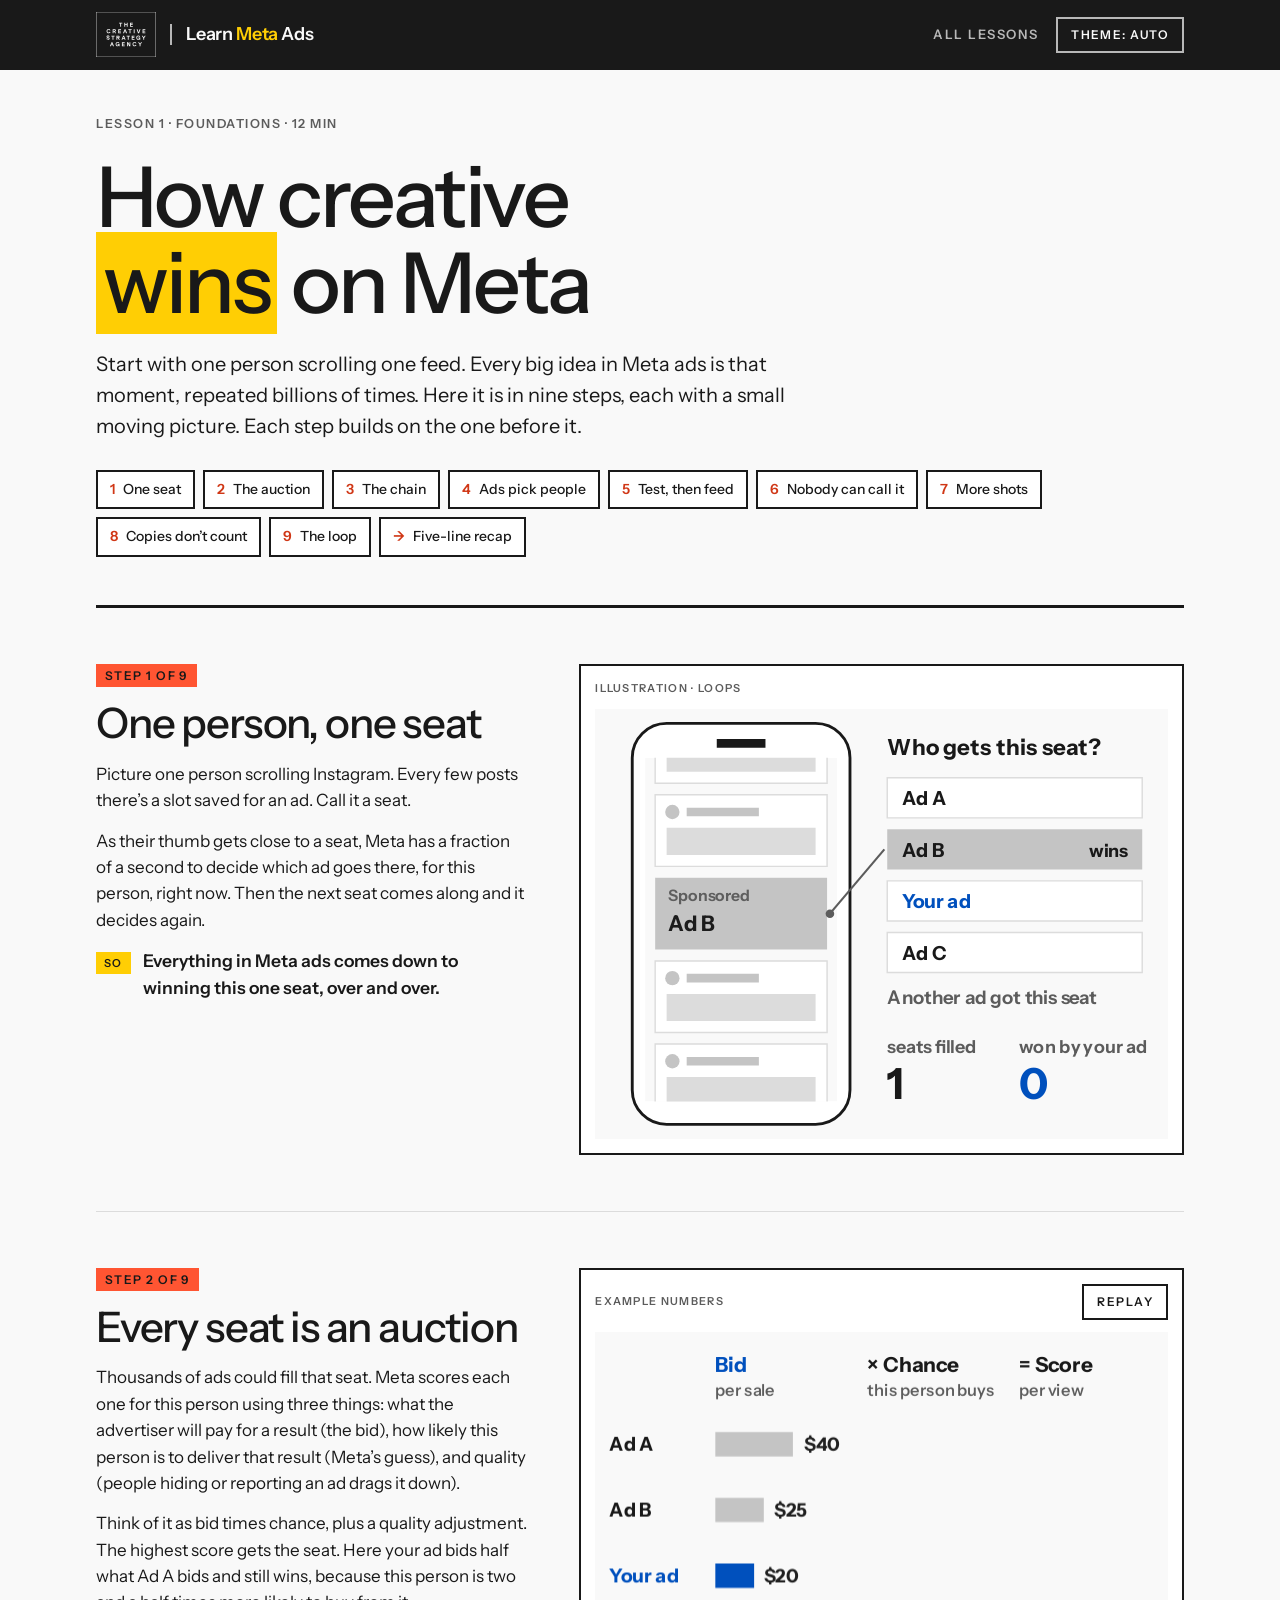
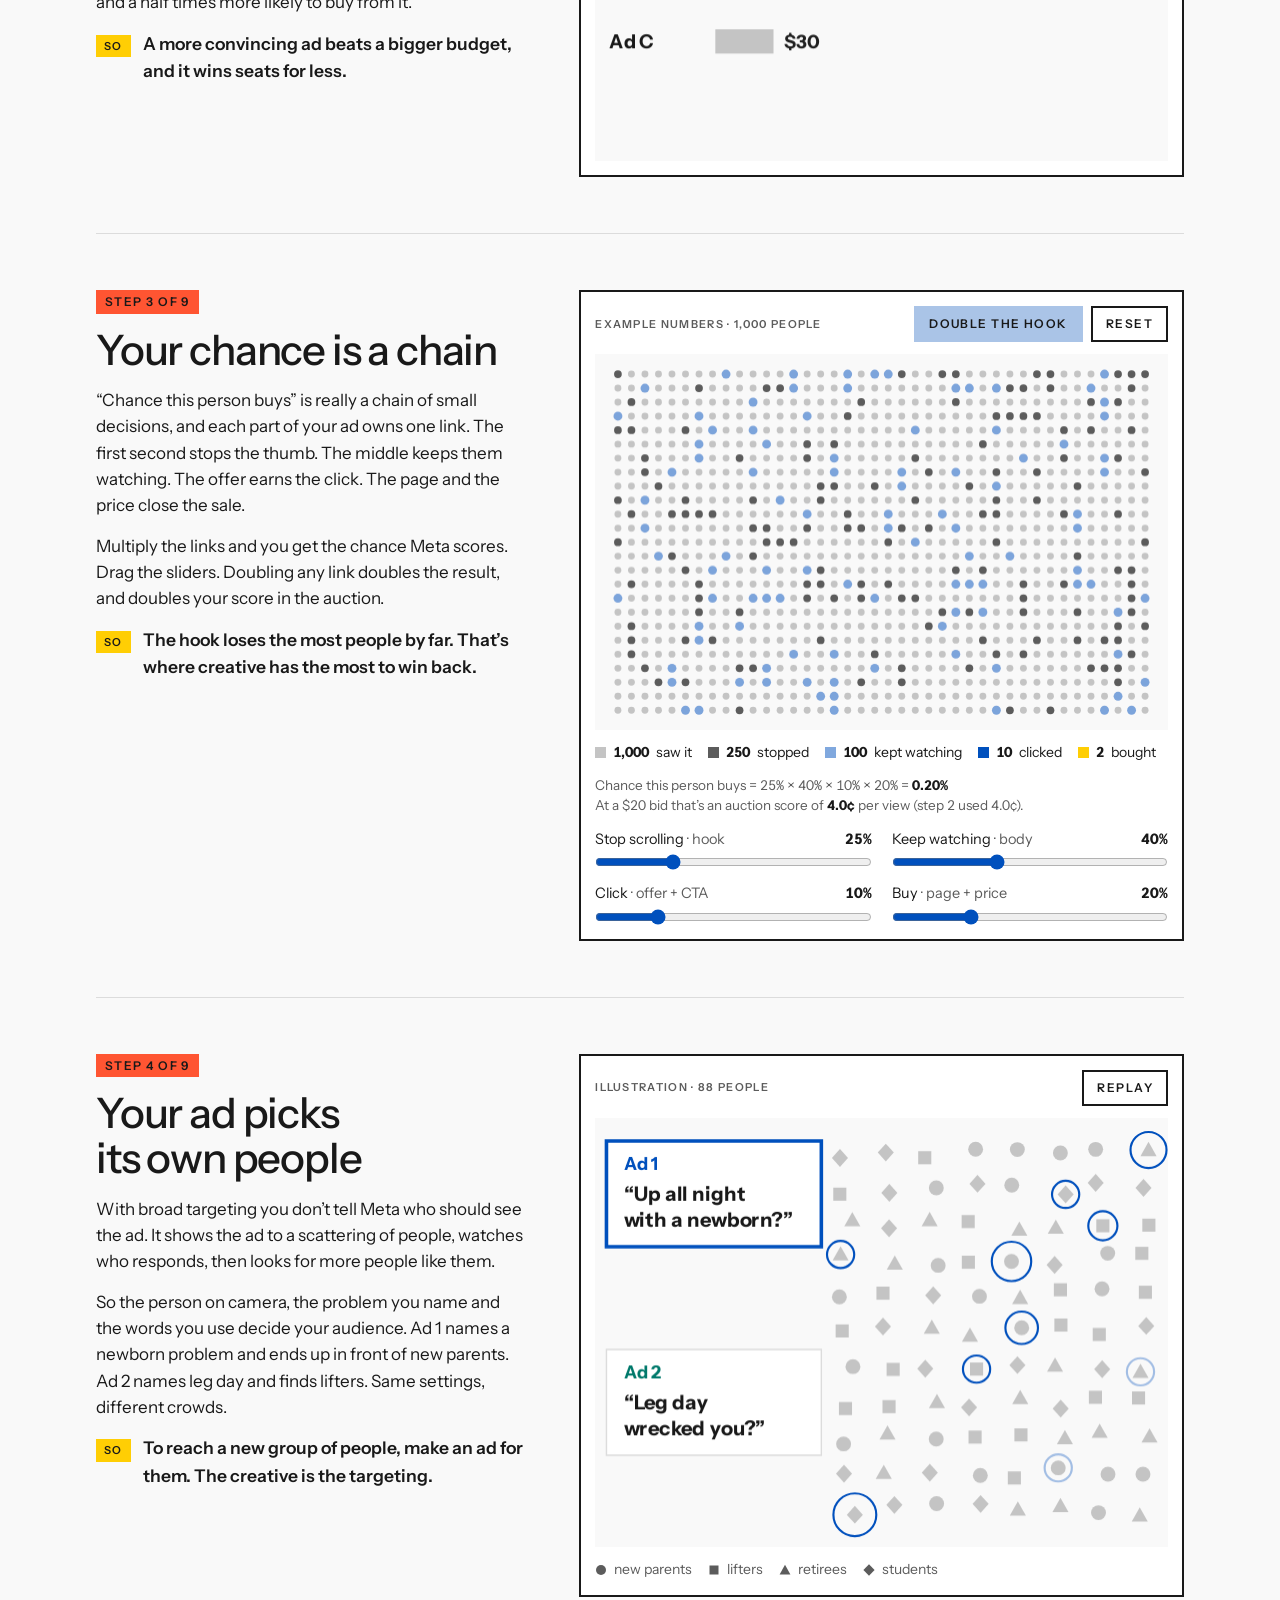
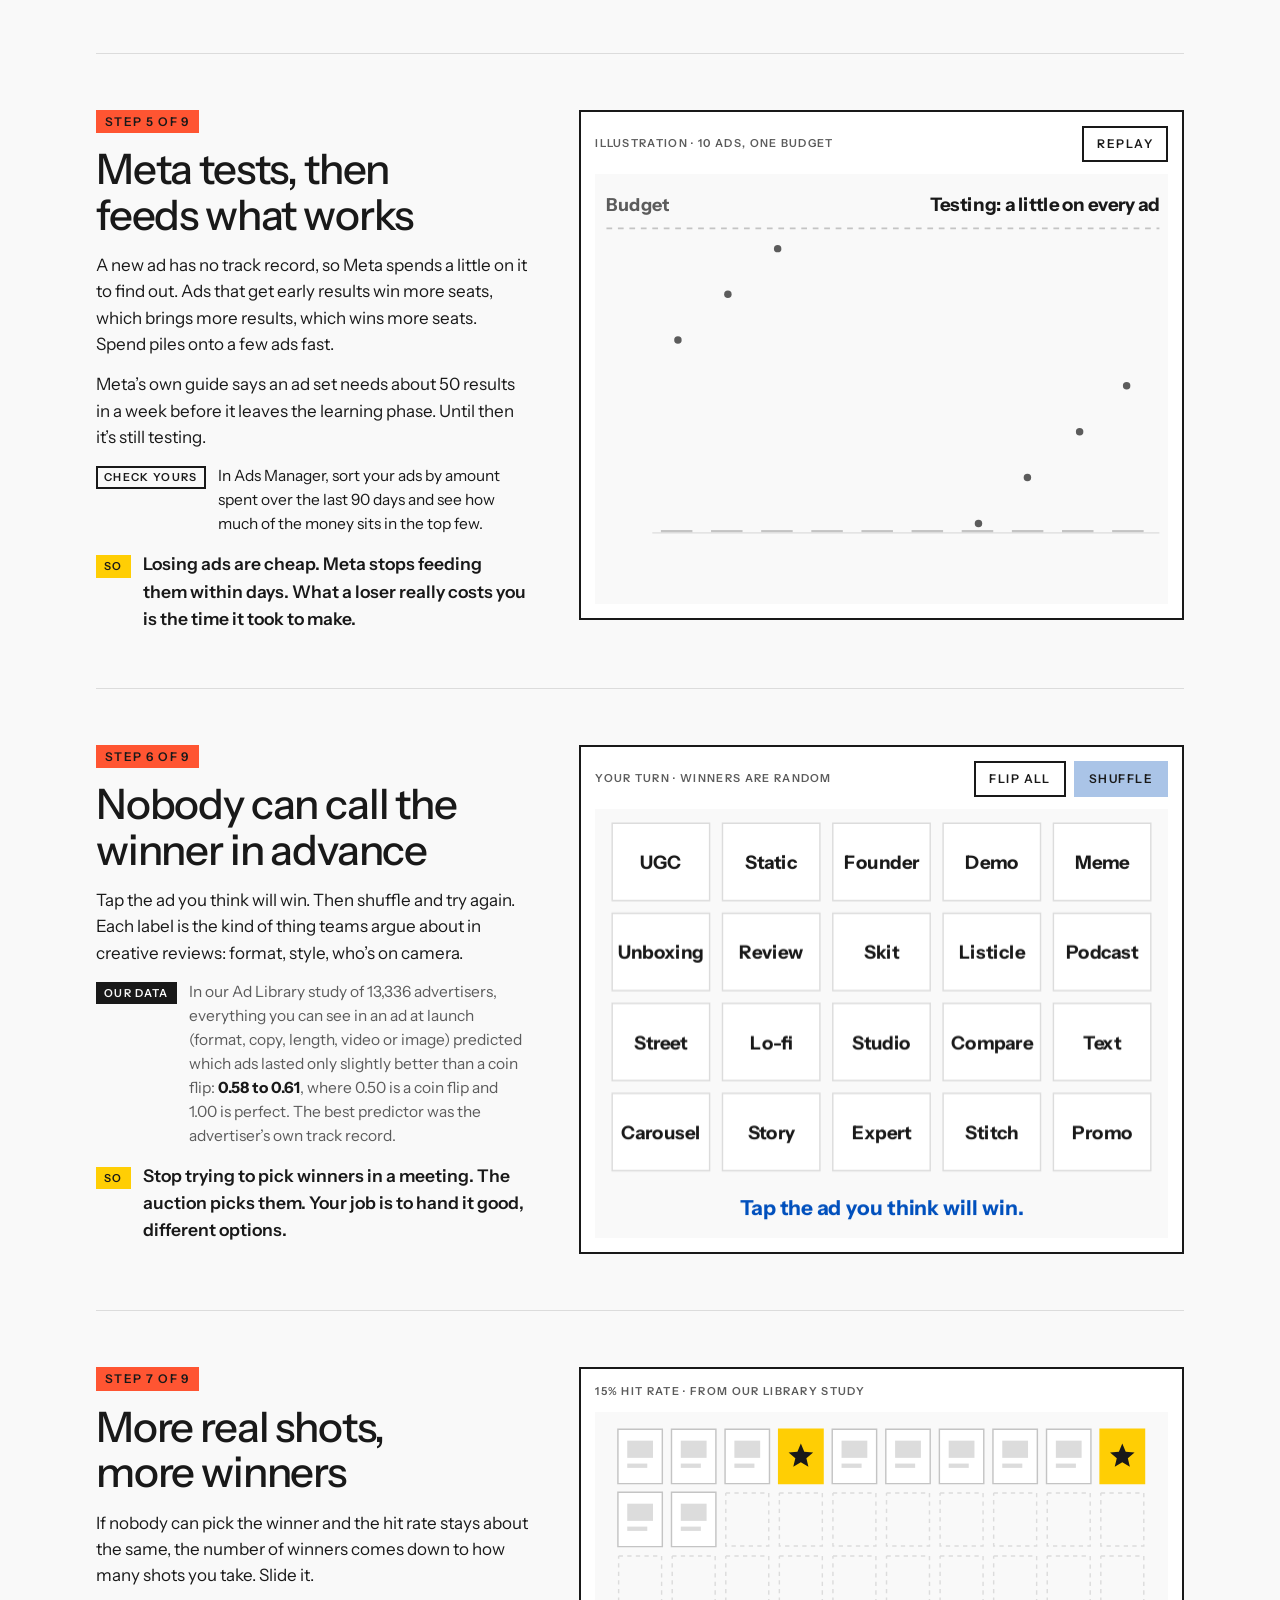
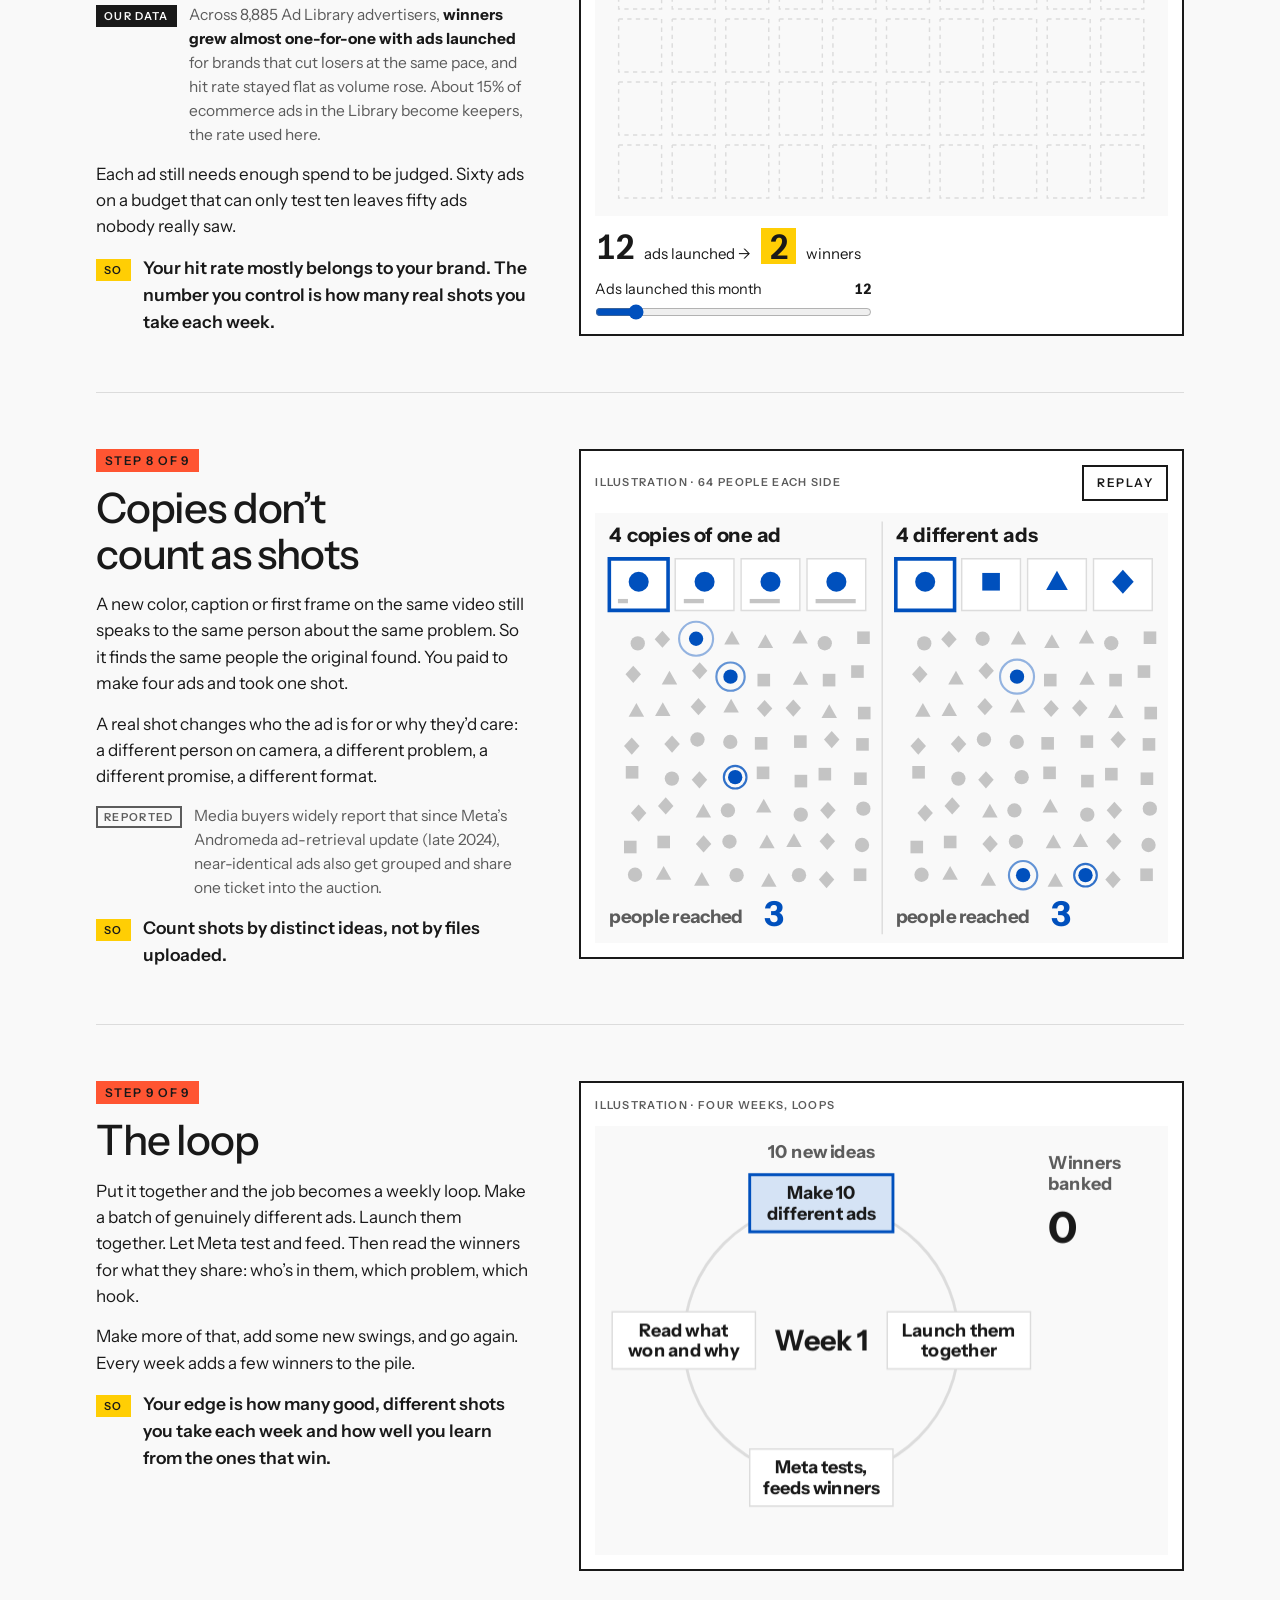
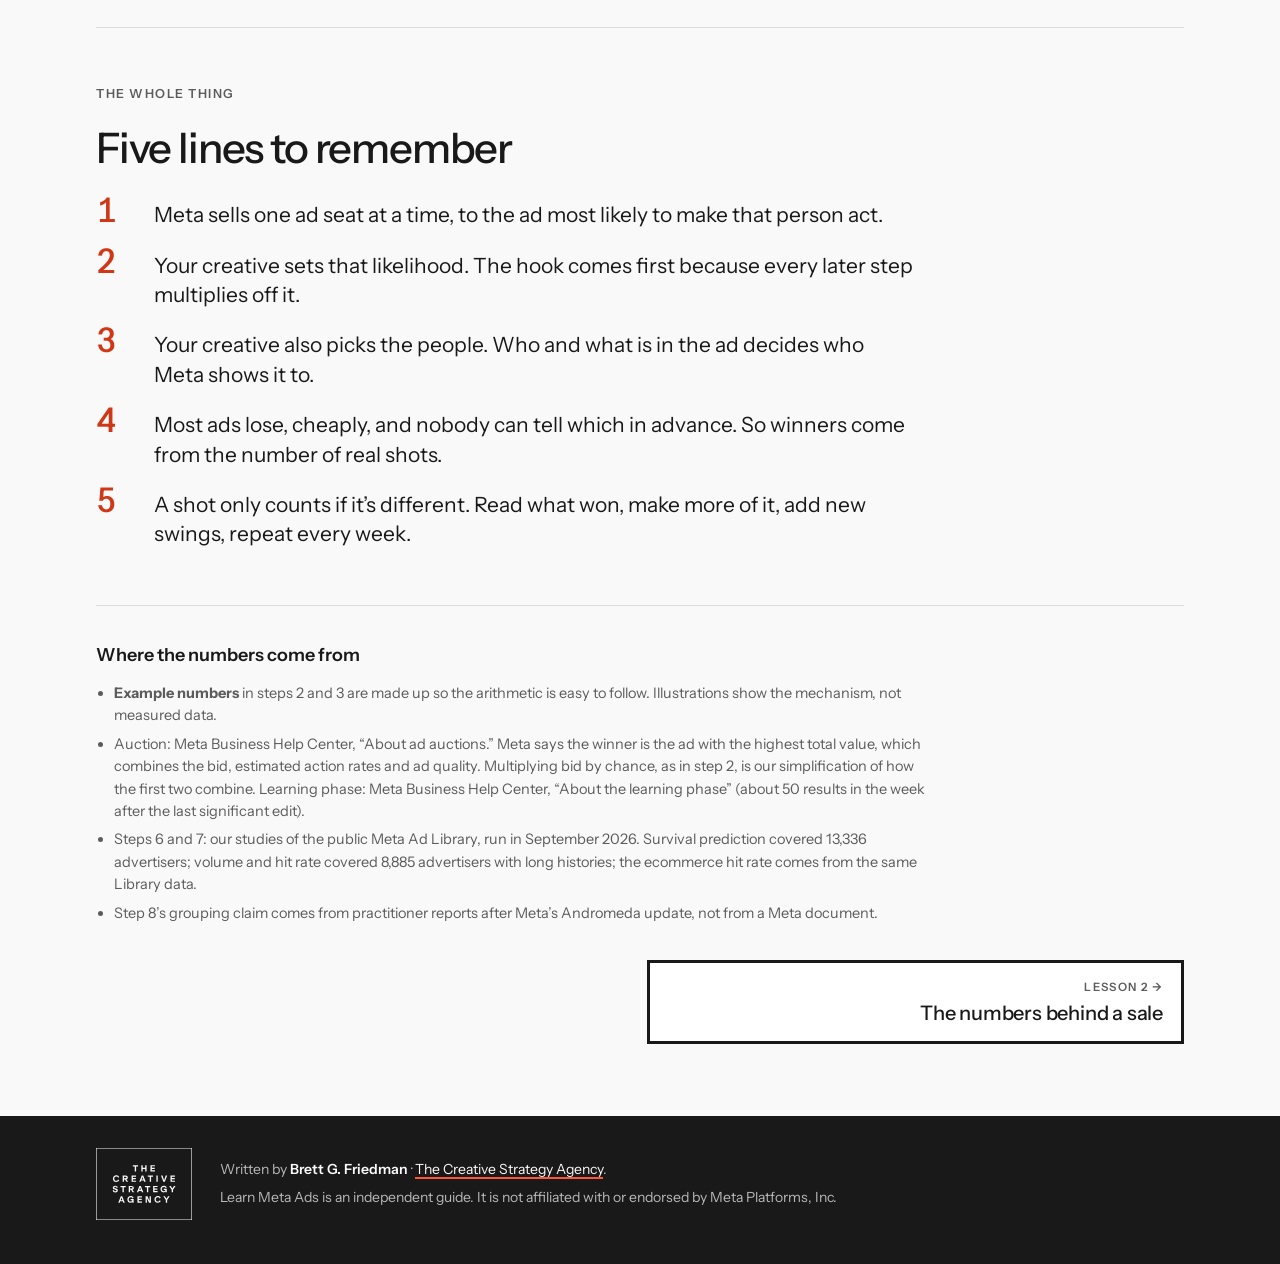
<file: how-creative-wins/index.html>
<!doctype html>
<html lang="en">
<head>
<!-- head -->
<meta charset="utf-8">
<meta name="viewport" content="width=device-width, initial-scale=1, viewport-fit=cover">
<title>How Meta Ads Pick Which Creative Wins: The Auction Explained · Learn Meta Ads</title>
<meta name="description" content="One feed seat at a time: the auction, the chain from hook to sale, and why the number of real shots decides how many winners you get.">
<link rel="canonical" href="https://learnmetaads.com/how-creative-wins/">
<meta property="og:type" content="article">
<meta property="og:site_name" content="Learn Meta Ads">
<meta property="og:title" content="How Meta Ads Pick Which Creative Wins: The Auction Explained · Learn Meta Ads">
<meta property="og:description" content="One feed seat at a time: the auction, the chain from hook to sale, and why the number of real shots decides how many winners you get.">
<meta property="og:url" content="https://learnmetaads.com/how-creative-wins/">
<meta property="og:image" content="https://learnmetaads.com/og.png">
<meta name="twitter:card" content="summary_large_image">
<meta name="theme-color" content="#191919">
<link rel="icon" href="../favicon.svg" type="image/svg+xml">
<link rel="preconnect" href="https://fonts.googleapis.com">
<link rel="preconnect" href="https://fonts.gstatic.com" crossorigin>
<link rel="stylesheet" href="https://fonts.googleapis.com/css2?family=Instrument+Sans:ital,wght@0,400..700;1,400..700&display=swap">
<link rel="stylesheet" href="../assets/site.css">
<script>try{var t=localStorage.getItem('lma-theme');if(t==='light'||t==='dark')document.documentElement.dataset.theme=t}catch(e){}</script>
<script type="application/ld+json">{"@context": "https://schema.org", "@type": "Course", "@id": "https://learnmetaads.com/how-creative-wins/#course", "name": "How creative wins on Meta", "description": "One feed seat at a time: the auction, the chain from hook to sale, and why the number of real shots decides how many winners you get.", "url": "https://learnmetaads.com/how-creative-wins/", "provider": {"@type": "Organization", "@id": "https://thecreativestrategyagency.com/#org", "name": "The Creative Strategy Agency", "alternateName": "TCSA", "url": "https://thecreativestrategyagency.com/"}, "author": {"@type": "Person", "@id": "https://thecreativestrategyagency.com/about/brett/#person", "name": "Brett G. Friedman", "jobTitle": "Founder", "worksFor": {"@id": "https://thecreativestrategyagency.com/#org"}}, "educationalLevel": "Beginner", "timeRequired": "PT12M", "isPartOf": {"@id": "https://learnmetaads.com/#course"}, "hasCourseInstance": [{"@type": "CourseInstance", "courseMode": "Online", "courseWorkload": "PT12M"}], "offers": [{"@type": "Offer", "category": "Free", "price": 0, "priceCurrency": "USD"}], "isAccessibleForFree": true, "inLanguage": "en"}</script>
<!-- /head -->
</head>
<body>
<!-- bar -->
<header class="bar"><div class="bar-in">
<a class="mark" href="../" aria-label="Learn Meta Ads, home"><img src="../assets/tcsa-logo.svg" alt="" width="60" height="45"><span>Learn <b>Meta</b> Ads</span></a>
<nav class="bar-nav" aria-label="Site"><a href="../#lessons">All lessons</a><button class="btn" type="button" data-theme-btn>Theme: auto</button></nav>
</div></header>
<!-- /bar -->
<main class="wrap">
  <header class="hero">
    <p class="eyebrow">Lesson 1 · Foundations · 12 min</p>
    <h1>How creative <span>wins</span> on Meta</h1>
    <p class="lede">Start with one person scrolling one feed. Every big idea in Meta ads is that moment, repeated billions of times. Here it is in nine steps, each with a small moving picture. Each step builds on the one before it.</p>
    <ul class="toc">
      <li><a href="#s1"><b>1</b> One seat</a></li>
      <li><a href="#s2"><b>2</b> The auction</a></li>
      <li><a href="#s3"><b>3</b> The chain</a></li>
      <li><a href="#s4"><b>4</b> Ads pick people</a></li>
      <li><a href="#s5"><b>5</b> Test, then feed</a></li>
      <li><a href="#s6"><b>6</b> Nobody can call it</a></li>
      <li><a href="#s7"><b>7</b> More shots</a></li>
      <li><a href="#s8"><b>8</b> Copies don’t count</a></li>
      <li><a href="#s9"><b>9</b> The loop</a></li>
      <li><a href="#recap"><b>→</b> Five-line recap</a></li>
    </ul>
  </header>

  <section class="step" id="s1">
    <div class="copy">
      <p class="stepno">Step 1 of 9</p>
      <h2>One person, one seat</h2>
      <p>Picture one person scrolling Instagram. Every few posts there’s a slot saved for an ad. Call it a seat.</p>
      <p>As their thumb gets close to a seat, Meta has a fraction of a second to decide which ad goes there, for this person, right now. Then the next seat comes along and it decides again.</p>
      <p class="so"><span class="label">So</span><span>Everything in Meta ads comes down to winning this one seat, over and over.</span></p>
    </div>
    <figure class="stage">
      <div class="stage-head"><span class="tag">Illustration · loops</span></div>
      <canvas role="img" aria-label="A phone feed scrolls. Every fourth card is an empty ad seat. As each seat arrives, four ads compete for it and one fills it."></canvas>
    </figure>
  </section>

  <section class="step" id="s2">
    <div class="copy">
      <p class="stepno">Step 2 of 9</p>
      <h2>Every seat is an auction</h2>
      <p>Thousands of ads could fill that seat. Meta scores each one for this person using three things: what the advertiser will pay for a result (the bid), how likely this person is to deliver that result (Meta’s guess), and quality (people hiding or reporting an ad drags it down).</p>
      <p>Think of it as bid times chance, plus a quality adjustment. The highest score gets the seat. Here your ad bids half what Ad A bids and still wins, because this person is two and a half times more likely to buy from it.</p>
      <p class="so"><span class="label">So</span><span>A more convincing ad beats a bigger budget, and it wins seats for less.</span></p>
    </div>
    <figure class="stage">
      <div class="stage-head"><span class="tag">Example numbers</span><div class="btns"><button class="btn" type="button" data-replay>Replay</button></div></div>
      <canvas role="img" aria-label="Four ads. Bid bars grow, then chance bars, then score bars. Your ad bids $20 at a 0.20% chance for a 4.0 cent score and beats Ad A, which bids $40 at 0.08% for 3.2 cents."></canvas>
    </figure>
  </section>

  <section class="step" id="s3">
    <div class="copy">
      <p class="stepno">Step 3 of 9</p>
      <h2>Your chance is a chain</h2>
      <p>“Chance this person buys” is really a chain of small decisions, and each part of your ad owns one link. The first second stops the thumb. The middle keeps them watching. The offer earns the click. The page and the price close the sale.</p>
      <p>Multiply the links and you get the chance Meta scores. Drag the sliders. Doubling any link doubles the result, and doubles your score in the auction.</p>
      <p class="so"><span class="label">So</span><span>The hook loses the most people by far. That’s where creative has the most to win back.</span></p>
    </div>
    <figure class="stage">
      <div class="stage-head"><span class="tag">Example numbers · 1,000 people</span><div class="btns"><button class="btn primary" type="button" id="dbl">Double the hook</button><button class="btn" type="button" id="rst">Reset</button></div></div>
      <canvas role="img" aria-label="A grid of 1,000 dots, one per person who saw the ad. Dots light up by how far each person got: stopped, kept watching, clicked, bought."></canvas>
      <ul class="chain" id="chain"></ul>
      <p class="formula" id="formula"></p>
      <div class="sliders">
        <label for="p0"><span class="row"><span>Stop scrolling <em>· hook</em></span><output id="o0" for="p0">25%</output></span><input id="p0" type="range" min="5" max="80" value="25"></label>
        <label for="p1"><span class="row"><span>Keep watching <em>· body</em></span><output id="o1" for="p1">40%</output></span><input id="p1" type="range" min="10" max="90" value="40"></label>
        <label for="p2"><span class="row"><span>Click <em>· offer + CTA</em></span><output id="o2" for="p2">10%</output></span><input id="p2" type="range" min="2" max="40" value="10"></label>
        <label for="p3"><span class="row"><span>Buy <em>· page + price</em></span><output id="o3" for="p3">20%</output></span><input id="p3" type="range" min="5" max="60" value="20"></label>
      </div>
    </figure>
  </section>

  <section class="step" id="s4">
    <div class="copy">
      <p class="stepno">Step 4 of 9</p>
      <h2>Your ad picks its own people</h2>
      <p>With broad targeting you don’t tell Meta who should see the ad. It shows the ad to a scattering of people, watches who responds, then looks for more people like them.</p>
      <p>So the person on camera, the problem you name and the words you use decide your audience. Ad 1 names a newborn problem and ends up in front of new parents. Ad 2 names leg day and finds lifters. Same settings, different crowds.</p>
      <p class="so"><span class="label">So</span><span>To reach a new group of people, make an ad for them. The creative is the targeting.</span></p>
    </div>
    <figure class="stage">
      <div class="stage-head"><span class="tag">Illustration · 88 people</span><div class="btns"><button class="btn" type="button" data-replay>Replay</button></div></div>
      <canvas role="img" aria-label="88 people shown as four shapes. Ad 1 is shown to 20 random people; mostly new parents respond. Round 2 leans toward new parents and more respond. Ad 2 does the same and finds lifters."></canvas>
      <ul class="legend">
        <li><svg width="12" height="12" viewBox="0 0 12 12" aria-hidden="true"><circle cx="6" cy="6" r="5" fill="currentColor"/></svg>new parents</li>
        <li><svg width="12" height="12" viewBox="0 0 12 12" aria-hidden="true"><rect x="1.5" y="1.5" width="9" height="9" fill="currentColor"/></svg>lifters</li>
        <li><svg width="12" height="12" viewBox="0 0 12 12" aria-hidden="true"><path d="M6 .8 11.4 10.5H.6Z" fill="currentColor"/></svg>retirees</li>
        <li><svg width="12" height="12" viewBox="0 0 12 12" aria-hidden="true"><path d="M6 .2 11.6 6 6 11.8.4 6Z" fill="currentColor"/></svg>students</li>
      </ul>
    </figure>
  </section>

  <section class="step" id="s5">
    <div class="copy">
      <p class="stepno">Step 5 of 9</p>
      <h2>Meta tests, then feeds what works</h2>
      <p>A new ad has no track record, so Meta spends a little on it to find out. Ads that get early results win more seats, which brings more results, which wins more seats. Spend piles onto a few ads fast.</p>
      <p>Meta’s own guide says an ad set needs about 50 results in a week before it leaves the learning phase. Until then it’s still testing.</p>
      <p class="do"><span class="label">Check yours</span><span>In Ads Manager, sort your ads by amount spent over the last 90 days and see how much of the money sits in the top few.</span></p>
      <p class="so"><span class="label">So</span><span>Losing ads are cheap. Meta stops feeding them within days. What a loser really costs you is the time it took to make.</span></p>
    </div>
    <figure class="stage">
      <div class="stage-head"><span class="tag">Illustration · 10 ads, one budget</span><div class="btns"><button class="btn" type="button" data-replay>Replay</button></div></div>
      <canvas role="img" aria-label="Ten ad bars. Budget drops evenly into all ten at first. After early sales come in, most of the budget flows to one ad, which ends with half of all spend."></canvas>
    </figure>
  </section>

  <section class="step" id="s6">
    <div class="copy">
      <p class="stepno">Step 6 of 9</p>
      <h2>Nobody can call the winner in advance</h2>
      <p>Tap the ad you think will win. Then shuffle and try again. Each label is the kind of thing teams argue about in creative reviews: format, style, who’s on camera.</p>
      <p class="data"><span class="label">Our data</span><span>In our Ad Library study of 13,336 advertisers, everything you can see in an ad at launch (format, copy, length, video or image) predicted which ads lasted only slightly better than a coin flip: <strong>0.58 to 0.61</strong>, where 0.50 is a coin flip and 1.00 is perfect. The best predictor was the advertiser’s own track record.</span></p>
      <p class="so"><span class="label">So</span><span>Stop trying to pick winners in a meeting. The auction picks them. Your job is to hand it good, different options.</span></p>
    </div>
    <figure class="stage">
      <div class="stage-head"><span class="tag">Your turn · winners are random</span><div class="btns"><button class="btn" type="button" id="flip6">Flip all</button><button class="btn primary" type="button" id="deal6">Shuffle</button></div></div>
      <canvas class="tap" role="img" aria-label="Twenty face-down ad cards with labels like UGC, Static, Founder and Demo. Tap one to pick it; all cards flip and three are winners."></canvas>
    </figure>
  </section>

  <section class="step" id="s7">
    <div class="copy">
      <p class="stepno">Step 7 of 9</p>
      <h2>More real shots, more winners</h2>
      <p>If nobody can pick the winner and the hit rate stays about the same, the number of winners comes down to how many shots you take. Slide it.</p>
      <p class="data"><span class="label">Our data</span><span>Across 8,885 Ad Library advertisers, <strong>winners grew almost one-for-one with ads launched</strong> for brands that cut losers at the same pace, and hit rate stayed flat as volume rose. About 15% of ecommerce ads in the Library become keepers, the rate used here.</span></p>
      <p>Each ad still needs enough spend to be judged. Sixty ads on a budget that can only test ten leaves fifty ads nobody really saw.</p>
      <p class="so"><span class="label">So</span><span>Your hit rate mostly belongs to your brand. The number you control is how many real shots you take each week.</span></p>
    </div>
    <figure class="stage">
      <div class="stage-head"><span class="tag">15% hit rate · from our Library study</span></div>
      <canvas role="img" aria-label="A grid of ad cards. Gold cards are winners. Moving the slider adds cards, and the number of gold cards grows with it."></canvas>
      <p class="vol"><b id="n7">12</b><span>ads launched →</span><b class="w" id="w7">2</b><span id="wl7">winners</span></p>
      <div class="sliders"><label for="r7"><span class="row"><span>Ads launched this month</span><output id="o7" for="r7">12</output></span><input id="r7" type="range" min="5" max="60" value="12"></label></div>
    </figure>
  </section>

  <section class="step" id="s8">
    <div class="copy">
      <p class="stepno">Step 8 of 9</p>
      <h2>Copies don’t count as shots</h2>
      <p>A new color, caption or first frame on the same video still speaks to the same person about the same problem. So it finds the same people the original found. You paid to make four ads and took one shot.</p>
      <p>A real shot changes who the ad is for or why they’d care: a different person on camera, a different problem, a different promise, a different format.</p>
      <p class="data rep"><span class="label">Reported</span><span>Media buyers widely report that since Meta’s Andromeda ad-retrieval update (late 2024), near-identical ads also get grouped and share one ticket into the auction.</span></p>
      <p class="so"><span class="label">So</span><span>Count shots by distinct ideas, not by files uploaded.</span></p>
    </div>
    <figure class="stage">
      <div class="stage-head"><span class="tag">Illustration · 64 people each side</span><div class="btns"><button class="btn" type="button" data-replay>Replay</button></div></div>
      <canvas role="img" aria-label="Left: four copies of one ad keep reaching the same 16 new parents. Right: four different ads each reach a different group, about 40 people in total."></canvas>
    </figure>
  </section>

  <section class="step" id="s9">
    <div class="copy">
      <p class="stepno">Step 9 of 9</p>
      <h2>The loop</h2>
      <p>Put it together and the job becomes a weekly loop. Make a batch of genuinely different ads. Launch them together. Let Meta test and feed. Then read the winners for what they share: who’s in them, which problem, which hook.</p>
      <p>Make more of that, add some new swings, and go again. Every week adds a few winners to the pile.</p>
      <p class="so"><span class="label">So</span><span>Your edge is how many good, different shots you take each week and how well you learn from the ones that win.</span></p>
    </div>
    <figure class="stage">
      <div class="stage-head"><span class="tag">Illustration · four weeks, loops</span></div>
      <canvas role="img" aria-label="A loop with four stops: make ten different ads, launch them together, Meta tests and feeds winners, read what won. Each lap adds gold winners to a shelf."></canvas>
    </figure>
  </section>

  <section class="recap" id="recap">
    <p class="eyebrow">The whole thing</p>
    <h2>Five lines to remember</h2>
    <ol>
      <li><span>Meta sells one ad seat at a time, to the ad most likely to make that person act.</span></li>
      <li><span>Your creative sets that likelihood. The hook comes first because every later step multiplies off it.</span></li>
      <li><span>Your creative also picks the people. Who and what is in the ad decides who Meta shows it to.</span></li>
      <li><span>Most ads lose, cheaply, and nobody can tell which in advance. So winners come from the number of real shots.</span></li>
      <li><span>A shot only counts if it’s different. Read what won, make more of it, add new swings, repeat every week.</span></li>
    </ol>
  </section>
  <footer class="sources">
    <h3>Where the numbers come from</h3>
    <ul>
      <li><b>Example numbers</b> in steps 2 and 3 are made up so the arithmetic is easy to follow. Illustrations show the mechanism, not measured data.</li>
      <li>Auction: Meta Business Help Center, “About ad auctions.” Meta says the winner is the ad with the highest total value, which combines the bid, estimated action rates and ad quality. Multiplying bid by chance, as in step 2, is our simplification of how the first two combine. Learning phase: Meta Business Help Center, “About the learning phase” (about 50 results in the week after the last significant edit).</li>
      <li>Steps 6 and 7: our studies of the public Meta Ad Library, run in September 2026. Survival prediction covered 13,336 advertisers; volume and hit rate covered 8,885 advertisers with long histories; the ecommerce hit rate comes from the same Library data.</li>
      <li>Step 8’s grouping claim comes from practitioner reports after Meta’s Andromeda update, not from a Meta document.</li>
    </ul>
  </footer>

<!-- pager -->
<nav class="pager" aria-label="Lessons">
<span class="gap" aria-hidden="true"></span>
<a class="next" href="../the-numbers/"><small>Lesson 2 →</small><span>The numbers behind a sale</span></a>
</nav>
<!-- /pager -->
</main>
<!-- foot -->
<footer class="foot"><div class="foot-in">
<a class="foot-logo" href="https://thecreativestrategyagency.com/" aria-label="The Creative Strategy Agency"><img src="../assets/tcsa-logo.svg" alt="" width="96" height="72"></a>
<div class="foot-text">
<p>Written by <b>Brett G. Friedman</b> · <a href="https://thecreativestrategyagency.com/">The Creative Strategy Agency</a>.</p>
<p>Learn Meta Ads is an independent guide. It is not affiliated with or endorsed by Meta Platforms, Inc.</p>
</div>
</div></footer>
<!-- /foot -->
<script src="../assets/engine.js"></script>
<script>
(() => {
'use strict';
const {C, TAU, clamp, seg, easeIO, easeOut, lerp, rng, shuffle, rrect, txt, shape, star, scene} = LMA;

/* ---------- 1 · one seat ---------- */
const PAT = ['B', 'You', 'A', 'C', 'You', 'A', 'B', 'You'];
scene('s1', {loop:true, rest:4.7, draw(ctx, t){
  const P = {x:26, y:10, w:152, h:280}, S = {x:35, y:34, w:134, h:240};
  rrect(ctx, P.x, P.y, P.w, P.h, 24); ctx.fillStyle = C.surface; ctx.fill(); ctx.lineWidth = 2; ctx.strokeStyle = C.ink; ctx.stroke();
  rrect(ctx, P.x + P.w / 2 - 17, P.y + 11, 34, 6, 3); ctx.fillStyle = C.ink; ctx.fill();
  const pitch = 58, ch = 50, speed = 72, fill = S.h * .42, off = t * speed;
  const cx = S.x + 7, cw = S.w - 14;
  ctx.save(); rrect(ctx, S.x, S.y, S.w, S.h, 8); ctx.clip();
  ctx.fillStyle = C.bg; ctx.fillRect(S.x, S.y, S.w, S.h);
  const k0 = Math.max(0, Math.floor((off - 8) / pitch) - 1);
  for (let k = k0; k < k0 + 7; k++){
    const y = S.y + 8 + k * pitch - off;
    if (y > S.y + S.h || y + ch < S.y) continue;
    if (k % 4 === 3){
      const n = (k - 3) / 4, tf = (8 + k * pitch - fill) / speed;
      if (t < tf){
        ctx.save(); ctx.setLineDash([5, 4]); ctx.lineWidth = 1.5; ctx.strokeStyle = C.you; rrect(ctx, cx + .75, y + .75, cw - 1.5, ch - 1.5, 7); ctx.stroke(); ctx.restore();
        txt(ctx, 'ad seat', cx + cw / 2, y + ch / 2 + 4.5, {size:12.5, w:800, color:C.you, align:'center'});
      } else {
        const who = PAT[n % PAT.length], a = easeOut(seg(t, tf, tf + .3)), you = who === 'You';
        ctx.save(); ctx.globalAlpha = a; rrect(ctx, cx, y, cw, ch, 7); ctx.fillStyle = you ? C.you : C.faint; ctx.fill(); ctx.restore();
        txt(ctx, 'Sponsored', cx + 9, y + 16, {size:11, w:650, color:you ? C.onyou : C.muted, alpha:a});
        txt(ctx, you ? 'Your ad' : 'Ad ' + who, cx + 9, y + 37, {size:15, w:800, color:you ? C.onyou : C.ink, alpha:a});
      }
    } else {
      rrect(ctx, cx, y, cw, ch, 7); ctx.fillStyle = C.surface; ctx.fill(); ctx.lineWidth = 1; ctx.strokeStyle = C.line; ctx.stroke();
      ctx.fillStyle = C.faint; ctx.beginPath(); ctx.arc(cx + 12, y + 12, 5, 0, TAU); ctx.fill();
      rrect(ctx, cx + 22, y + 9, cw * .42, 6, 3); ctx.fill();
      rrect(ctx, cx + 8, y + 23, cw - 16, 19, 4); ctx.fillStyle = C.line; ctx.fill();
    }
  }
  ctx.restore();

  const X = 204, keys = ['A', 'B', 'You', 'C'];
  const sp = 4 * pitch / speed, base = (8 + 3 * pitch - fill) / speed;
  const n = Math.max(0, Math.floor((t - 1 - base) / sp) + 1), tf = base + n * sp, who = PAT[n % PAT.length];
  txt(ctx, 'Who gets this seat?', X, 32, {size:15.5, w:800});
  for (let i = 0; i < 4; i++){
    const y = 48 + i * 36, k = keys[i], isYou = k === 'You', won = t >= tf && who === k;
    rrect(ctx, X, y, 178, 28, 8);
    ctx.fillStyle = won ? (isYou ? C.you : C.faint) : C.surface; ctx.fill();
    if (!won){ ctx.lineWidth = 1; ctx.strokeStyle = C.line; ctx.stroke(); }
    txt(ctx, isYou ? 'Your ad' : 'Ad ' + k, X + 10, y + 19, {size:13.5, w:800, color:won && isYou ? C.onyou : (isYou ? C.you : C.ink)});
    if (t < tf){
      const w = 16 + 46 * (.5 + .5 * Math.sin(t * 5.2 + i * 1.9));
      rrect(ctx, X + 82, y + 10, w, 8, 4); ctx.fillStyle = isYou ? C.you : C.faint; ctx.fill();
    } else if (won){
      txt(ctx, 'wins', X + 168, y + 19, {size:12.5, w:800, color:isYou ? C.onyou : C.ink, align:'right'});
    }
  }
  if (t >= tf){
    const i = keys.indexOf(who), a = 1 - seg(t, tf + .6, tf + 1);
    const sy = S.y + 8 + (4 * n + 3) * pitch - off + ch / 2;
    if (a > 0 && sy > S.y && sy < S.y + S.h){
      ctx.save(); ctx.globalAlpha = a; ctx.strokeStyle = who === 'You' ? C.you : C.muted; ctx.lineWidth = 1.5;
      ctx.beginPath(); ctx.moveTo(X - 2, 48 + i * 36 + 14); ctx.lineTo(cx + cw + 2, sy); ctx.stroke();
      ctx.fillStyle = ctx.strokeStyle; ctx.beginPath(); ctx.arc(cx + cw + 2, sy, 3, 0, TAU); ctx.fill(); ctx.restore();
    }
  }
  txt(ctx, t < tf ? 'Scoring each ad for them' : (who === 'You' ? 'Your ad got this seat' : 'Another ad got this seat'), X, 206, {size:13, w:650, color:C.muted});
  const nf = t < base ? 0 : Math.floor((t - base) / sp) + 1;
  const yw = Math.floor(nf / 8) * 3 + PAT.slice(0, nf % 8).filter(x => x === 'You').length;
  txt(ctx, 'seats filled', X, 240, {size:12.5, w:650, color:C.muted});
  txt(ctx, String(nf), X, 272, {size:30, w:860});
  txt(ctx, 'won by your ad', X + 92, 240, {size:12.5, w:650, color:C.muted});
  txt(ctx, String(yw), X + 92, 272, {size:30, w:860, color:C.you});
}});

/* ---------- 2 · the auction ---------- */
const AUC = [{n:'Ad A', bid:40, ch:.08}, {n:'Ad B', bid:25, ch:.12}, {n:'Your ad', bid:20, ch:.20, you:true}, {n:'Ad C', bid:30, ch:.05}];
scene('s2', {dur:8.2, draw(ctx, t){
  const cols = [84, 190, 296], M = 56;
  const p = [easeIO(seg(t, .3, 1.6)), easeIO(seg(t, 2.0, 3.3)), easeIO(seg(t, 3.7, 5.0))];
  const heads = [['Bid', 'per sale'], ['× Chance', 'this person buys'], ['= Score', 'per view']];
  const active = t < 1.8 ? 0 : t < 3.5 ? 1 : t < 5.2 ? 2 : -1;
  heads.forEach((h, i) => {
    txt(ctx, h[0], cols[i], 28, {size:14.5, w:850, color:i === active ? C.you : C.ink});
    txt(ctx, h[1], cols[i], 45, {size:11.5, w:550, color:C.muted});
  });
  const win = seg(t, 5.5, 6.1);
  AUC.forEach((r, i) => {
    const y = 70 + i * 46;
    if (r.you && win > 0){ ctx.save(); ctx.globalAlpha = win; rrect(ctx, 3, y - 12, 394, 40, 10); ctx.lineWidth = 2.5; ctx.strokeStyle = C.win; ctx.stroke(); ctx.restore(); }
    txt(ctx, r.n, 10, y + 13, {size:13.5, w:850, color:r.you ? C.you : C.ink});
    const v = [r.bid / 40, r.ch / .2, r.bid * r.ch / 4];
    const lab = ['$' + r.bid, r.ch.toFixed(2) + '%', (r.bid * r.ch).toFixed(1) + '¢'];
    v.forEach((val, j) => {
      const w = M * val * p[j];
      if (w > .5){ rrect(ctx, cols[j], y, w, 17, 4); ctx.fillStyle = (j === 2 && r.you && win > 0) ? C.win : (r.you ? C.you : C.faint); ctx.fill(); }
      txt(ctx, lab[j], cols[j] + M * val + 6, y + 13, {size:13, w:750, alpha:p[j]});
    });
  });
  const m = seg(t, 6.3, 7.0);
  txt(ctx, 'Your ad wins the seat with half of Ad A’s bid.', 10, 270, {size:14.5, w:850, alpha:m});
  txt(ctx, '$20 × 0.20% = 4.0¢   beats   $40 × 0.08% = 3.2¢', 10, 291, {size:12.5, w:600, color:C.muted, alpha:m});
}});

/* ---------- 3 · the chain ---------- */
const DEF3 = [25, 40, 10, 20];
const st3 = {p:DEF3.slice()};
const RANK = shuffle([...Array(1000).keys()], rng(3));
const counts3 = p => { const c = [1000]; for (let i = 0; i < 4; i++) c.push(c[i] * p[i] / 100); return c; };
const s3 = scene('s3', {H:262, dur:3.9, draw(ctx, t){
  const c = counts3(st3.p), lim = [Infinity, Math.round(c[1]), Math.round(c[2]), Math.round(c[3]), Math.round(c[4])];
  const x0 = 16, dx = 368 / 39, y0 = 14, dy = 234 / 24;
  const gold = [];
  for (let i = 0; i < 1000; i++){
    const r = RANK[i]; let L = 0;
    for (let s = 1; s <= 4; s++) if (r < lim[s]) L = s;
    let sh = 0; for (let s = 1; s <= L; s++) if (t >= .3 + (s - 1) * .85) sh = s;
    const x = x0 + (i % 40) * dx, y = y0 + Math.floor(i / 40) * dy;
    if (sh === 4){ gold.push([x, y]); continue; }
    ctx.beginPath();
    if (sh === 0){ ctx.arc(x, y, 2.4, 0, TAU); ctx.fillStyle = C.faint; }
    else if (sh === 1){ ctx.arc(x, y, 2.7, 0, TAU); ctx.fillStyle = C.muted; }
    else if (sh === 2){ ctx.arc(x, y, 3.1, 0, TAU); ctx.fillStyle = C.you; ctx.globalAlpha = .5; }
    else { ctx.arc(x, y, 3.9, 0, TAU); ctx.fillStyle = C.you; }
    ctx.fill(); ctx.globalAlpha = 1;
  }
  for (const [x, y] of gold){ ctx.beginPath(); ctx.arc(x, y, 6, 0, TAU); ctx.fillStyle = C.win; ctx.fill(); ctx.lineWidth = 1.5; ctx.strokeStyle = C.ink; ctx.stroke(); }
}});
const fmt = x => x >= 10 ? Math.round(x).toLocaleString('en-US') : String(Math.round(x * 10) / 10);
const pct = x => x >= .1 ? x.toFixed(2) + '%' : x.toFixed(3) + '%';
const SW3 = ['var(--faint)', 'var(--muted)', 'color-mix(in srgb, var(--you) 50%, var(--surface))', 'var(--you)', 'var(--win)'];
const NM3 = ['saw it', 'stopped', 'kept watching', 'clicked', 'bought'];
function update3(){
  const p = st3.p, c = counts3(p), chance = c[4] / 10;
  document.getElementById('chain').innerHTML = c.map((v, i) => `<li><span class="sw" style="background:${SW3[i]}"></span><b>${fmt(v)}</b> ${NM3[i]}</li>`).join('');
  document.getElementById('formula').innerHTML = `Chance this person buys = ${p.map(x => x + '%').join(' × ')} = <strong>${pct(chance)}</strong><br>At a $20 bid that’s an auction score of <strong>${(20 * chance).toFixed(1)}¢</strong> per view (step 2 used 4.0¢).`;
  p.forEach((v, i) => { document.getElementById('p' + i).value = v; document.getElementById('o' + i).textContent = v + '%'; });
}
for (let i = 0; i < 4; i++) document.getElementById('p' + i).addEventListener('input', e => { st3.p[i] = +e.target.value; update3(); s3.playing = false; s3.t = s3.dur; s3.render(); });
document.getElementById('dbl').addEventListener('click', () => { st3.p[0] = Math.min(80, st3.p[0] * 2); update3(); s3.play(0); });
document.getElementById('rst').addEventListener('click', () => { st3.p = DEF3.slice(); update3(); s3.play(0); });
update3();

/* ---------- 4 · ads pick people ---------- */
const S4 = (() => {
  const r = rng(41), ppl = [];
  const types = shuffle([...Array(88)].map((_, i) => i % 4), r);
  for (let row = 0; row < 11; row++) for (let col = 0; col < 8; col++){
    ppl.push({x:176 + col * 29.5 + (r() - .5) * 11, y:24 + row * 25 + (r() - .5) * 9, type:types[row * 8 + col], ping:[], fill:[]});
  }
  const ads = [{target:0, color:'you', t:[.6, 3.3], q:['“Up all night', 'with a newborn?”']}, {target:1, color:'alt', t:[6.1, 8.8], q:['“Leg day', 'wrecked you?”']}];
  ads.forEach((ad, a) => {
    const used = new Set(); ad.stats = [];
    ad.t.forEach((tb, b) => {
      const pool = ppl.map((_, i) => i).filter(i => !used.has(i)), pick = [];
      for (let k = 0; k < 20; k++){
        const ws = pool.map(i => b === 0 ? 1 : (ppl[i].type === ad.target ? 9 : 1));
        let u = r() * ws.reduce((x, y) => x + y, 0), j = 0;
        while (j < ws.length - 1 && u > ws[j]){ u -= ws[j]; j++; }
        pick.push(pool[j]); pool.splice(j, 1);
      }
      let acted = 0;
      pick.forEach((i, k) => {
        used.add(i);
        const tp = tb + k * .06, yes = r() < (ppl[i].type === ad.target ? .5 : .06);
        ppl[i].ping.push({a, t:tp});
        if (yes){ ppl[i].fill.push({a, t:tp + .35}); acted++; }
      });
      ad.stats.push({acted, end:tb + 20 * .06 + .4});
    });
  });
  return {ppl, ads};
})();
const NAMES4 = ['new parents', 'lifters', 'retirees', 'students'];
scene('s4', {dur:11, draw(ctx, t){
  const {ppl, ads} = S4;
  ads.forEach((ad, a) => {
    const y = a ? 162 : 16, col = C[ad.color], act = t >= ad.t[0] - .2 && t < ad.stats[1].end + .3;
    rrect(ctx, 8, y, 150, 74, 10); ctx.fillStyle = C.surface; ctx.fill(); ctx.lineWidth = act ? 2.5 : 1; ctx.strokeStyle = act ? col : C.line; ctx.stroke();
    txt(ctx, 'Ad ' + (a + 1), 20, y + 20, {size:12.5, w:850, color:col});
    ad.q.forEach((q, qi) => txt(ctx, q, 20, y + 42 + qi * 18, {size:14, w:750}));
    ad.stats.forEach((st, b) => { if (t >= st.end) txt(ctx, `Round ${b + 1}: ${st.acted} of 20 acted`, 10, y + 94 + b * 17, {size:13, w:700, color:b ? C.ink : C.muted}); });
    if (t >= ad.stats[1].end + .3) txt(ctx, '→ found ' + NAMES4[ad.target], 10, y + 128, {size:13, w:850, color:col});
  });
  for (const p of ppl){
    let fc = null, ring = null;
    for (const f of p.fill) if (t >= f.t) fc = C[ads[f.a].color];
    for (const g of p.ping) if (t >= g.t) ring = g;
    shape(ctx, p.type, p.x, p.y, 5.2); ctx.fillStyle = fc || C.faint; ctx.fill();
    if (ring){
      const ad = ads[ring.a], age = t - ring.t, live = t < ad.stats[1].end + .3;
      const al = age < .5 ? 1 : (live ? .35 : 0);
      if (al > 0){
        ctx.save(); ctx.globalAlpha = al; ctx.lineWidth = 1.5; ctx.strokeStyle = C[ad.color];
        ctx.beginPath(); ctx.arc(p.x, p.y, 9.5 + (age < .3 ? (1 - age / .3) * 6 : 0), 0, TAU); ctx.stroke(); ctx.restore();
      }
    }
  }
}});

/* ---------- 5 · test, then feed ---------- */
const W5 = [.03, .06, .56, .02, .01, .14, .02, .09, .04, .03], SALES = [0, 1, 4, 0, 0, 2, 0, 1, 1, 0];
const TOP5 = .012 + .88 * .56;
const spend5 = (i, t) => .012 * seg(t, .3, 3.0) + .88 * W5[i] * easeIO(seg(t, 3.6, 9.0));
const COINS = (() => {
  const r = rng(5), a = [];
  for (let j = 0; .3 + j * .07 < 8.8; j++){
    const tj = .3 + j * .07;
    if (tj > 3.0 && tj < 3.6) continue;
    let ad;
    if (tj <= 3.0) ad = j % 10;
    else { let u = r(), k = 0; while (k < 9 && u > W5[k]){ u -= W5[k]; k++; } ad = k; }
    a.push({t:tj, ad, dx:(r() - .5) * 8});
  }
  return a;
})();
scene('s5', {dur:10, draw(ctx, t){
  const bx = i => 46 + i * 35, bw = 22, base = 250, Hm = 190;
  txt(ctx, 'Budget', 8, 26, {size:12.5, w:800, color:C.muted});
  txt(ctx, t < 3.3 ? 'Testing: a little on every ad' : 'Feeding: money follows early sales', 394, 26, {size:13, w:800, align:'right', color:t < 3.3 ? C.ink : C.you});
  ctx.save(); ctx.setLineDash([4, 4]); ctx.strokeStyle = C.faint; ctx.lineWidth = 1.2; ctx.beginPath(); ctx.moveTo(8, 38); ctx.lineTo(394, 38); ctx.stroke(); ctx.restore();
  ctx.strokeStyle = C.line; ctx.lineWidth = 1; ctx.beginPath(); ctx.moveTo(40, base + .5); ctx.lineTo(394, base + .5); ctx.stroke();
  const done = seg(t, 9.0, 9.5);
  for (let i = 0; i < 10; i++){
    const h = spend5(i, t) / TOP5 * Hm;
    if (h > .3){ rrect(ctx, bx(i), base - h, bw, h, [4, 4, 0, 0]); ctx.fillStyle = (i === 2 && done > 0) ? C.win : C.faint; ctx.fill(); }
  }
  ctx.fillStyle = C.muted;
  for (const c of COINS){
    const a = t - c.t; if (a < 0 || a > .45) continue;
    const h = spend5(c.ad, c.t + .45) / TOP5 * Hm;
    ctx.beginPath(); ctx.arc(bx(c.ad) + bw / 2 + c.dx * .4, lerp(40, base - h - 3, a / .45), 2.6, 0, TAU); ctx.fill();
  }
  const sa = seg(t, 2.7, 3.1);
  if (sa > 0){
    txt(ctx, 'sales', 6, 270, {size:12.5, w:700, color:C.muted, alpha:sa});
    SALES.forEach((v, i) => txt(ctx, String(v), bx(i) + bw / 2, 270, {size:13, w:800, align:'center', color:v ? C.ink : C.muted, alpha:sa}));
  }
  if (done > 0){
    txt(ctx, '50% of all spend', bx(2) + bw / 2, base - Hm - 8, {size:13.5, w:850, align:'center', alpha:done});
    txt(ctx, 'Half the ads got under 4% of spend each.', 6, 293, {size:13, w:700, color:C.muted, alpha:done});
  }
}});

/* ---------- 6 · nobody can call it ---------- */
const LABELS = ['UGC', 'Static', 'Founder', 'Demo', 'Meme', 'Unboxing', 'Review', 'Skit', 'Listicle', 'Podcast', 'Street', 'Lo-fi', 'Studio', 'Compare', 'Text', 'Carousel', 'Story', 'Expert', 'Stitch', 'Promo'];
const st6 = {pick:-1, revealed:false, win:new Set()};
function deal6(){ st6.win = new Set(shuffle([...Array(20).keys()], Math.random).slice(0, 3)); st6.pick = -1; st6.revealed = false; }
deal6();
const s6 = scene('s6', {dur:2.3, autoplay:false, rest:2.3, draw(ctx, t){
  for (let i = 0; i < 20; i++){
    const x = 12 + (i % 5) * 77, y = 10 + Math.floor(i / 5) * 63;
    const f = st6.revealed ? easeIO(seg(t, .1 + i * .08, .42 + i * .08)) : 0;
    const sx = Math.max(.04, Math.abs(Math.cos(f * Math.PI))), up = f > .5, win = st6.win.has(i), pick = i === st6.pick;
    ctx.save(); ctx.translate(x + 34, y + 27); ctx.scale(sx, 1);
    rrect(ctx, -34, -27, 68, 54, 8);
    ctx.fillStyle = up ? (win ? C.win : C.bg) : C.surface; ctx.fill();
    ctx.lineWidth = pick ? 2.5 : 1; ctx.strokeStyle = pick ? C.you : (up && win ? C.win : C.line); ctx.stroke();
    ctx.restore();
    const a = clamp((sx - .3) / .4);
    if (a > 0){
      if (!up) txt(ctx, LABELS[i], x + 34, y + 32, {size:13, w:750, align:'center', alpha:a});
      else {
        txt(ctx, LABELS[i], x + 34, y + (win ? 26 : 32), {size:13, w:win ? 850 : 600, align:'center', color:win ? C.onwin : C.muted, alpha:a});
        if (win) txt(ctx, 'winner', x + 34, y + 42, {size:12, w:850, align:'center', color:C.onwin, alpha:a});
      }
    }
    if (pick){ ctx.beginPath(); ctx.arc(x + 61, y + 8, 4.5, 0, TAU); ctx.fillStyle = C.you; ctx.fill(); }
  }
  const done = st6.revealed && t >= 1.95;
  const msg = !st6.revealed ? 'Tap the ad you think will win.' : !done ? '' :
    st6.pick < 0 ? '3 of 20 won. The labels gave no clue.' :
    st6.win.has(st6.pick) ? 'Hit. 3 of 20 won, and the labels gave no clue.' : 'Missed. 3 of 20 won, and the labels gave no clue.';
  txt(ctx, msg, 200, 284, {size:14.5, w:850, align:'center', color:st6.revealed ? C.ink : C.you});
}});
s6.cv.addEventListener('click', e => {
  if (st6.revealed) return;
  const [x, y] = s6.toLogical(e), cx = Math.floor((x - 12) / 77), cy = Math.floor((y - 10) / 63);
  if (cx < 0 || cx > 4 || cy < 0 || cy > 3 || (x - 12) - cx * 77 > 68 || (y - 10) - cy * 63 > 54) return;
  st6.pick = cy * 5 + cx; st6.revealed = true; s6.play(0);
});
document.getElementById('flip6').addEventListener('click', () => { if (!st6.revealed){ st6.revealed = true; s6.play(0); } });
document.getElementById('deal6').addEventListener('click', () => { deal6(); s6.playing = false; s6.t = 0; s6.render(); });

/* ---------- 7 · more shots ---------- */
const W7 = new Set([3, 9, 17, 22, 31, 36, 44, 49, 57]); // 9 of 60 = 15%, spread so every count lands near the rate
const st7 = {n:12, from:0};
const s7 = scene('s7', {H:282, dur:2, draw(ctx, t){
  for (let i = 0; i < 60; i++){
    const x = 16 + (i % 10) * 37.4, y = 12 + Math.floor(i / 10) * 44;
    if (i < st7.n){
      const d = (i - st7.from) * .03, p = i < st7.from ? 1 : easeOut(seg(t, d, d + .28));
      if (p <= 0) continue;
      const w = W7.has(i);
      ctx.save(); ctx.translate(x + 15.5, y + 19); ctx.scale(p, p);
      rrect(ctx, -15.5, -19, 31, 38, 6); ctx.fillStyle = w ? C.win : C.surface; ctx.fill(); ctx.lineWidth = 1; ctx.strokeStyle = w ? C.win : C.faint; ctx.stroke();
      if (w){ star(ctx, 0, 0, 9); ctx.fillStyle = C.onwin; ctx.fill(); }
      else { rrect(ctx, -9, -11, 18, 12, 2); ctx.fillStyle = C.line; ctx.fill(); rrect(ctx, -9, 5, 14, 3, 1.5); ctx.fill(); }
      ctx.restore();
    } else {
      ctx.save(); ctx.setLineDash([3, 3]); ctx.lineWidth = 1; ctx.strokeStyle = C.line; rrect(ctx, x + .5, y + .5, 30, 37, 6); ctx.stroke(); ctx.restore();
    }
  }
}});
function update7(){
  const n = st7.n, w = [...W7].filter(i => i < n).length;
  document.getElementById('n7').textContent = n;
  document.getElementById('o7').textContent = n;
  document.getElementById('w7').textContent = w;
  document.getElementById('wl7').textContent = w === 1 ? 'winner' : 'winners';
}
document.getElementById('r7').addEventListener('input', e => {
  const v = +e.target.value, old = st7.n; st7.n = v; update7();
  if (v > old){ st7.from = old; s7.play(0); } else { st7.from = v; s7.playing = false; s7.t = s7.dur; s7.render(); }
});
update7();

/* ---------- 8 · copies don't count ---------- */
const S8 = (() => {
  const r = rng(88), types = shuffle([...Array(64)].map((_, i) => i % 4), r), pos = [];
  for (let i = 0; i < 64; i++) pos.push({x:22 + (i % 8) * 22.5 + (r() - .5) * 7, y:90 + Math.floor(i / 8) * 23.5 + (r() - .5) * 7, type:types[i]});
  const byType = [0, 1, 2, 3].map(k => pos.map((_, i) => i).filter(i => pos[i].type === k));
  const L = {p:[], first:new Array(64).fill(Infinity)}, R = {p:[], first:new Array(64).fill(Infinity)};
  for (let k = 0; k < 4; k++){
    const T = .5 + k * 1.9;
    shuffle(byType[0].slice(), r).slice(0, 10).forEach((i, j) => { const tt = T + j * .09; L.p.push({i, t:tt}); L.first[i] = Math.min(L.first[i], tt); });
    shuffle(byType[k].slice(), r).slice(0, 10).forEach((i, j) => { const tt = T + j * .09; R.p.push({i, t:tt}); R.first[i] = Math.min(R.first[i], tt); });
  }
  return {pos, L, R};
})();
scene('s8', {dur:8.4, draw(ctx, t){
  ctx.strokeStyle = C.line; ctx.lineWidth = 1; ctx.beginPath(); ctx.moveTo(200.5, 6); ctx.lineTo(200.5, 294); ctx.stroke();
  [[6, '4 copies of one ad', S8.L, false], [206, '4 different ads', S8.R, true]].forEach(([ox, title, D, diff]) => {
    txt(ctx, title, ox + 4, 20, {size:14, w:850});
    for (let k = 0; k < 4; k++){
      const x = ox + 4 + k * 46, y = 32, T = .5 + k * 1.9, on = t >= T - .1 && t < T + 1.2;
      rrect(ctx, x, y, 41, 36, 7); ctx.fillStyle = C.surface; ctx.fill(); ctx.lineWidth = on ? 2.5 : 1; ctx.strokeStyle = on ? C.you : C.line; ctx.stroke();
      shape(ctx, diff ? k : 0, x + 20.5, y + 16, 7); ctx.fillStyle = C.you; ctx.fill();
      if (!diff){ rrect(ctx, x + 6, y + 28, 7 + k * 7, 3, 1.5); ctx.fillStyle = C.faint; ctx.fill(); }
    }
    let reached = 0;
    S8.pos.forEach((p, i) => { const hit = t >= D.first[i]; if (hit) reached++; shape(ctx, p.type, ox + p.x, p.y, 5); ctx.fillStyle = hit ? C.you : C.faint; ctx.fill(); });
    for (const g of D.p){
      const a = t - g.t; if (a < 0 || a > .45) continue;
      const p = S8.pos[g.i];
      ctx.save(); ctx.globalAlpha = 1 - a / .45; ctx.strokeStyle = C.you; ctx.lineWidth = 1.5; ctx.beginPath(); ctx.arc(ox + p.x, p.y, 6 + a * 22, 0, TAU); ctx.stroke(); ctx.restore();
    }
    txt(ctx, 'people reached', ox + 4, 286, {size:13, w:700, color:C.muted});
    txt(ctx, String(reached), ox + 112, 288, {size:24, w:860, color:C.you});
  });
}});

/* ---------- 9 · the loop ---------- */
const WINS9 = [1, 2, 1, 2], CYC = 5.5, LOOP9 = 24;
const SHELF = []; WINS9.forEach((w, c) => { for (let j = 0; j < w; j++) SHELF.push(c); });
const NODES = [['Make 10', 'different ads'], ['Launch them', 'together'], ['Meta tests,', 'feeds winners'], ['Read what', 'won and why']];
scene('s9', {loop:true, rest:23, draw(ctx, t){
  const T = t % LOOP9, hold = T >= CYC * 4, c = hold ? 3 : Math.floor(T / CYC), f = hold ? 1 : (T % CYC) / CYC;
  const cx = 158, cy = 150, R = 96;
  ctx.lineWidth = 2; ctx.strokeStyle = C.line; ctx.beginPath(); ctx.arc(cx, cy, R, 0, TAU); ctx.stroke();
  ctx.strokeStyle = C.you; ctx.lineWidth = 3; ctx.beginPath(); ctx.arc(cx, cy, R, -Math.PI / 2, -Math.PI / 2 + TAU * f); ctx.stroke();
  txt(ctx, 'Week ' + (c + 1), cx, cy + 7, {size:20, w:860, align:'center'});
  txt(ctx, c === 0 ? '10 new ideas' : 'more of what won + new swings', cx, 22, {size:12.5, w:700, align:'center', color:C.muted});
  if (!hold){ const a = -Math.PI / 2 + TAU * f; ctx.beginPath(); ctx.arc(cx + R * Math.cos(a), cy + R * Math.sin(a), 6.5, 0, TAU); ctx.fillStyle = C.you; ctx.fill(); }
  NODES.forEach((lines, q) => {
    const ang = -Math.PI / 2 + q * Math.PI / 2, nx = cx + R * Math.cos(ang), ny = cy + R * Math.sin(ang);
    const d = Math.min(Math.abs(f - q * .25), Math.abs(f - 1 - q * .25)), act = !hold && (d < .09 || (q === 0 && f > .94));
    rrect(ctx, nx - 50, ny - 20, 100, 40, 9); ctx.fillStyle = act ? C.yousoft : C.surface; ctx.fill(); ctx.lineWidth = act ? 2 : 1; ctx.strokeStyle = act ? C.you : C.line; ctx.stroke();
    lines.forEach((l, li) => txt(ctx, l, nx, ny - 3 + li * 14.5, {size:12.5, w:750, align:'center'}));
  });

  const SX = 316;
  txt(ctx, 'Winners', SX, 30, {size:12.5, w:700, color:C.muted});
  txt(ctx, 'banked', SX, 45, {size:12.5, w:700, color:C.muted});
  let banked = 0; for (let k = 0; k < c; k++) banked += WINS9[k];
  if (hold || f >= .92) banked += hold ? 0 : WINS9[c];
  if (hold) banked = SHELF.length;
  txt(ctx, String(banked), SX, 82, {size:30, w:860});
  const slot = j => 266 - j * 21;
  for (let j = 0; j < banked; j++){
    rrect(ctx, SX, slot(j), 74, 17, 5); ctx.fillStyle = C.win; ctx.fill();
    txt(ctx, 'week ' + (SHELF[j] + 1), SX + 8, slot(j) + 12.5, {size:11.5, w:850, color:C.onwin});
  }
  if (!hold && f >= .42 && f < .92){
    const a = seg(f, .42, .48), ws = WINS9[c], pos = ws === 1 ? [6] : [2, 7];
    const prior = banked;
    for (let i = 0; i < 10; i++){
      const x = cx - 58 + i * 12, y = 274, isW = pos.includes(i), lit = f >= .6;
      if (isW && f >= .75){
        const m = easeIO(seg(f, .75, .92)), j = prior + pos.indexOf(i);
        rrect(ctx, lerp(x, SX, m), lerp(y, slot(j), m), lerp(9, 74, m), lerp(12, 17, m), 3); ctx.fillStyle = C.win; ctx.fill();
        continue;
      }
      ctx.save(); ctx.globalAlpha = a * (lit && !isW ? .3 : 1);
      rrect(ctx, x, y, 9, 12, 2); ctx.fillStyle = lit && isW ? C.win : C.muted; ctx.fill(); ctx.restore();
    }
  }
}});

})();
</script>
</body>
</html>
</file>
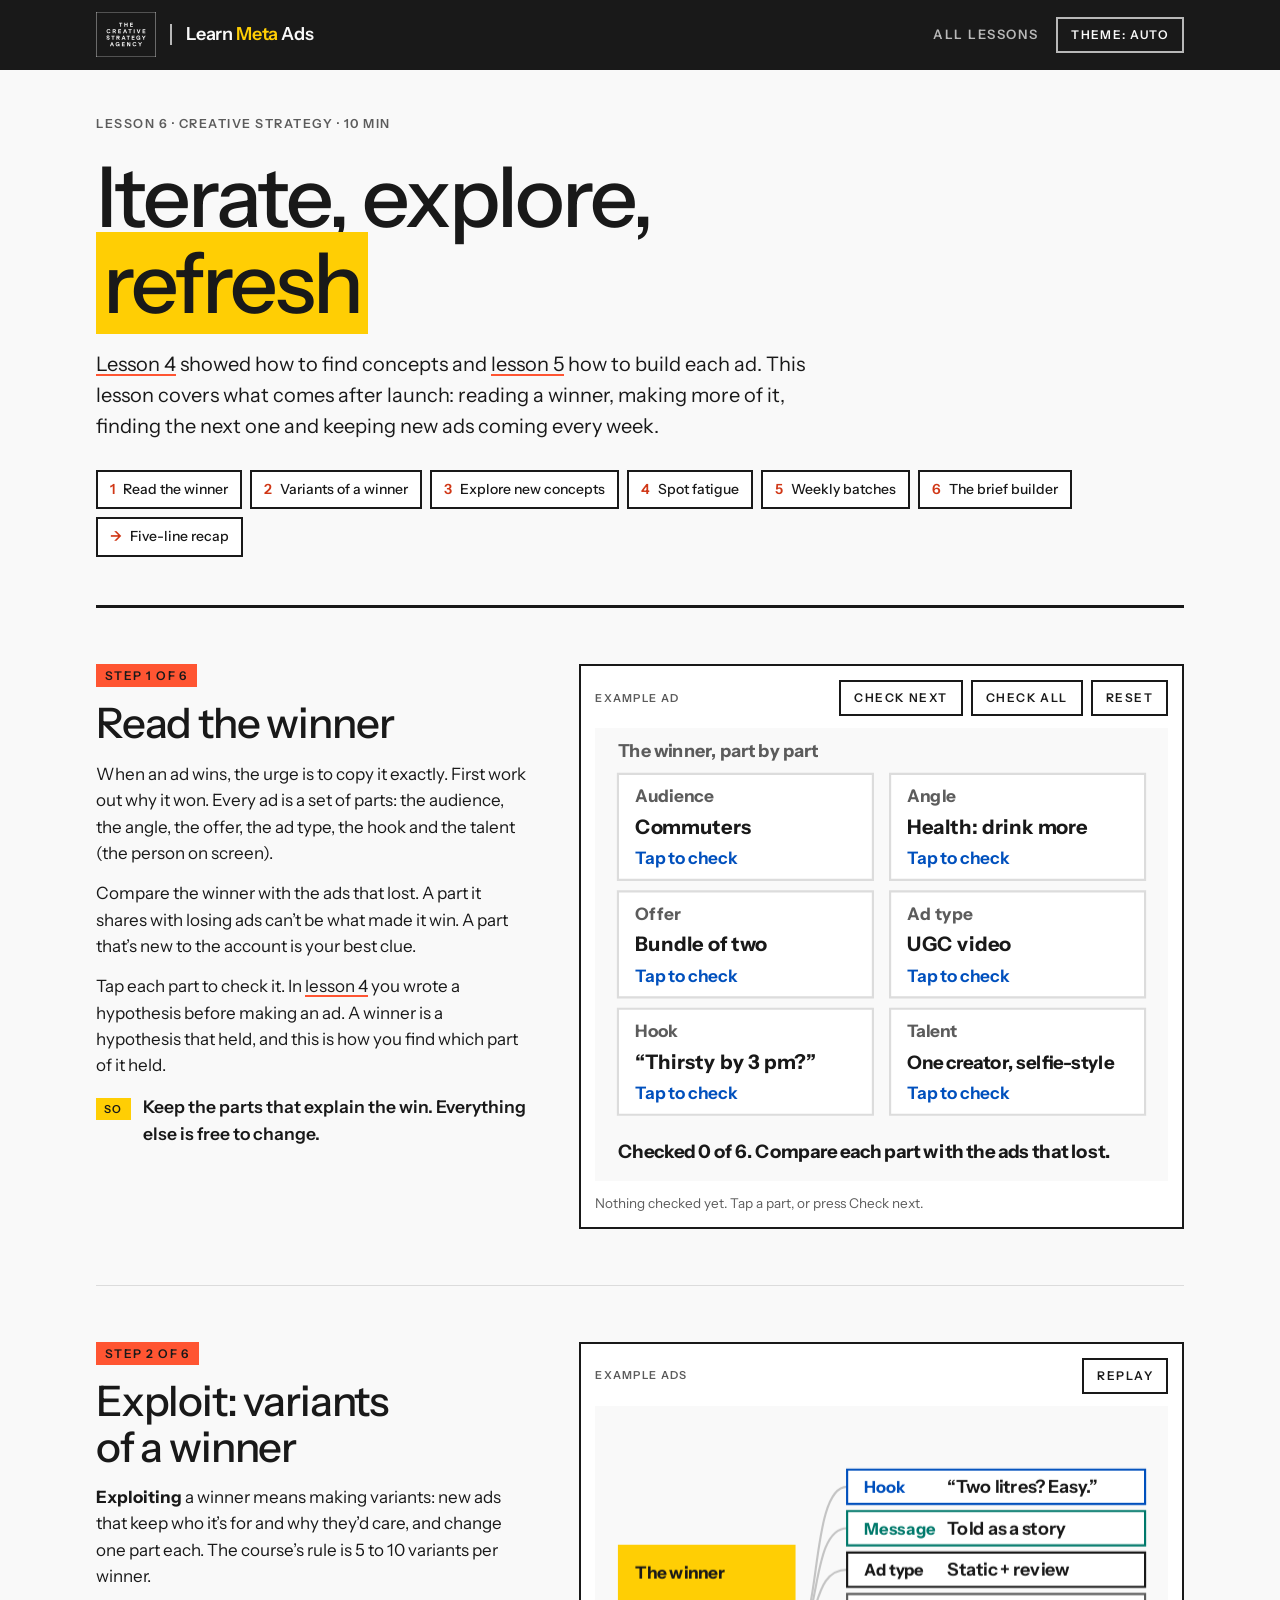
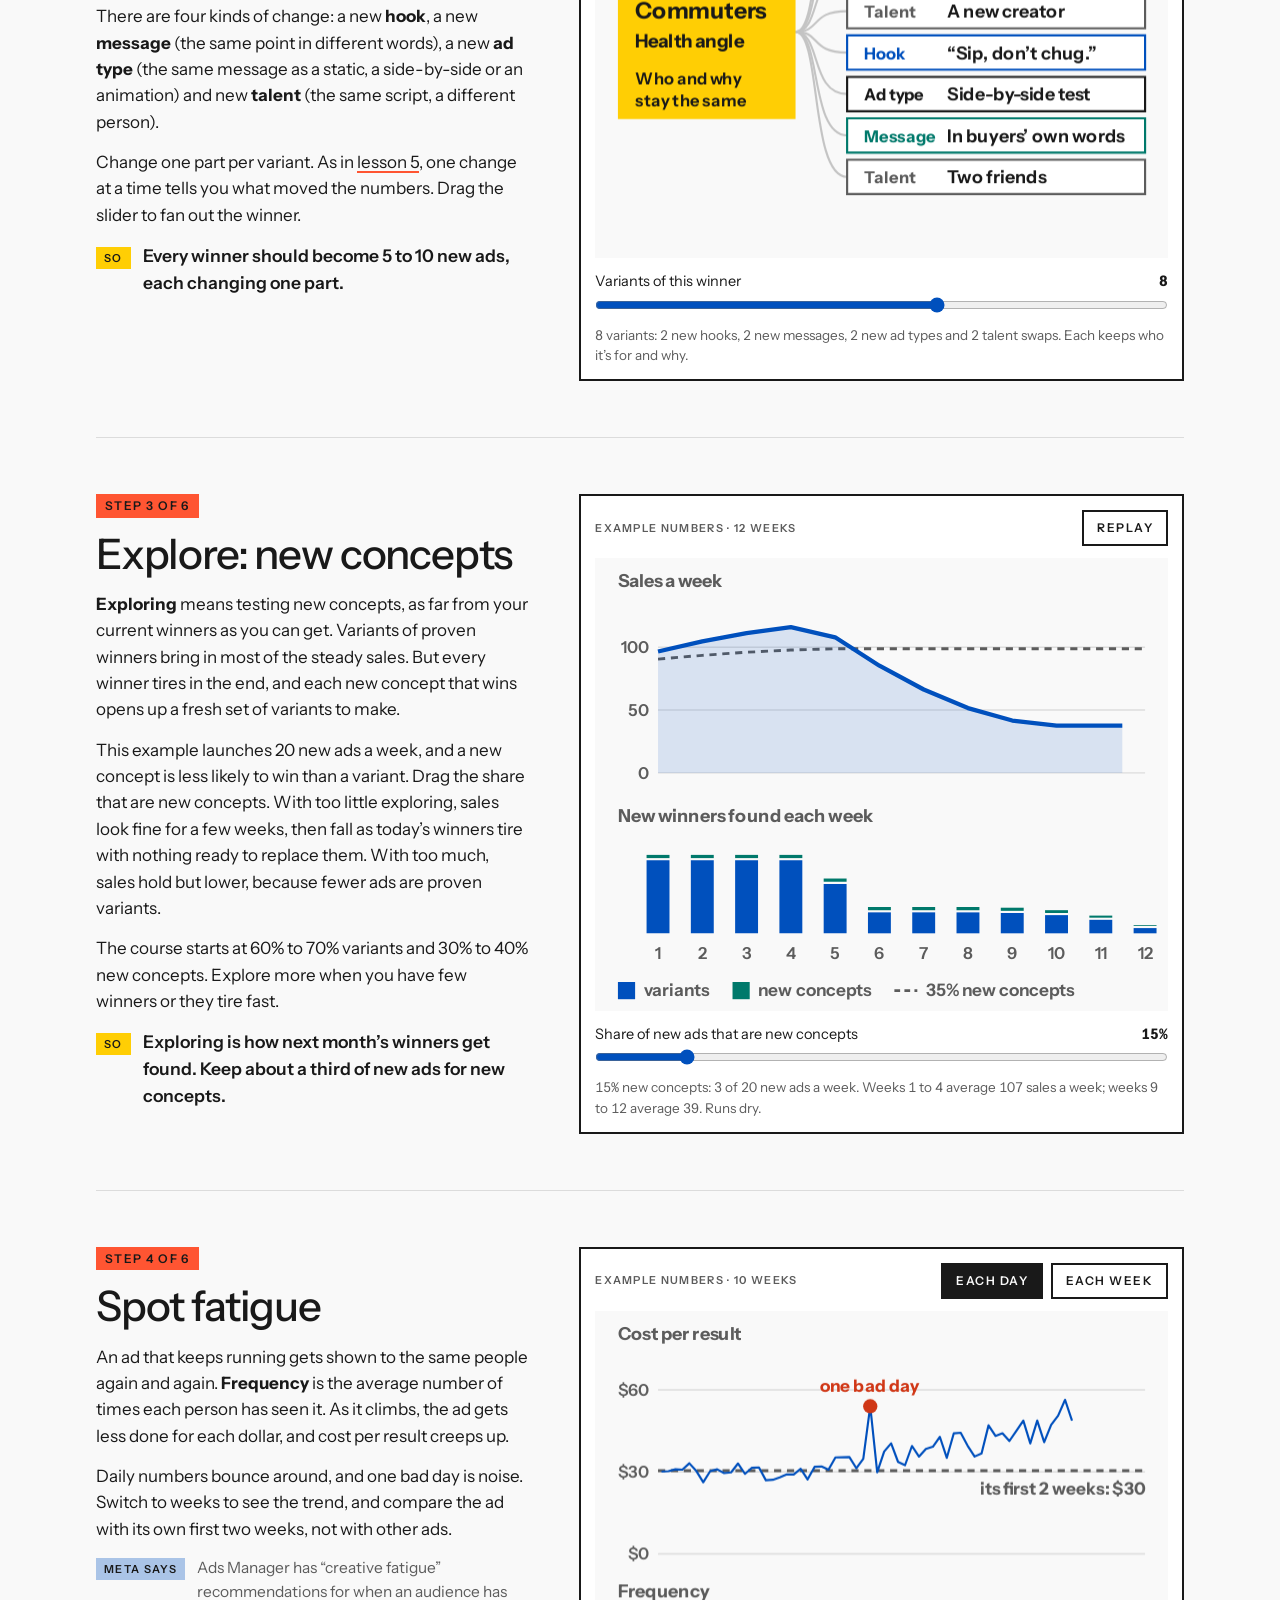
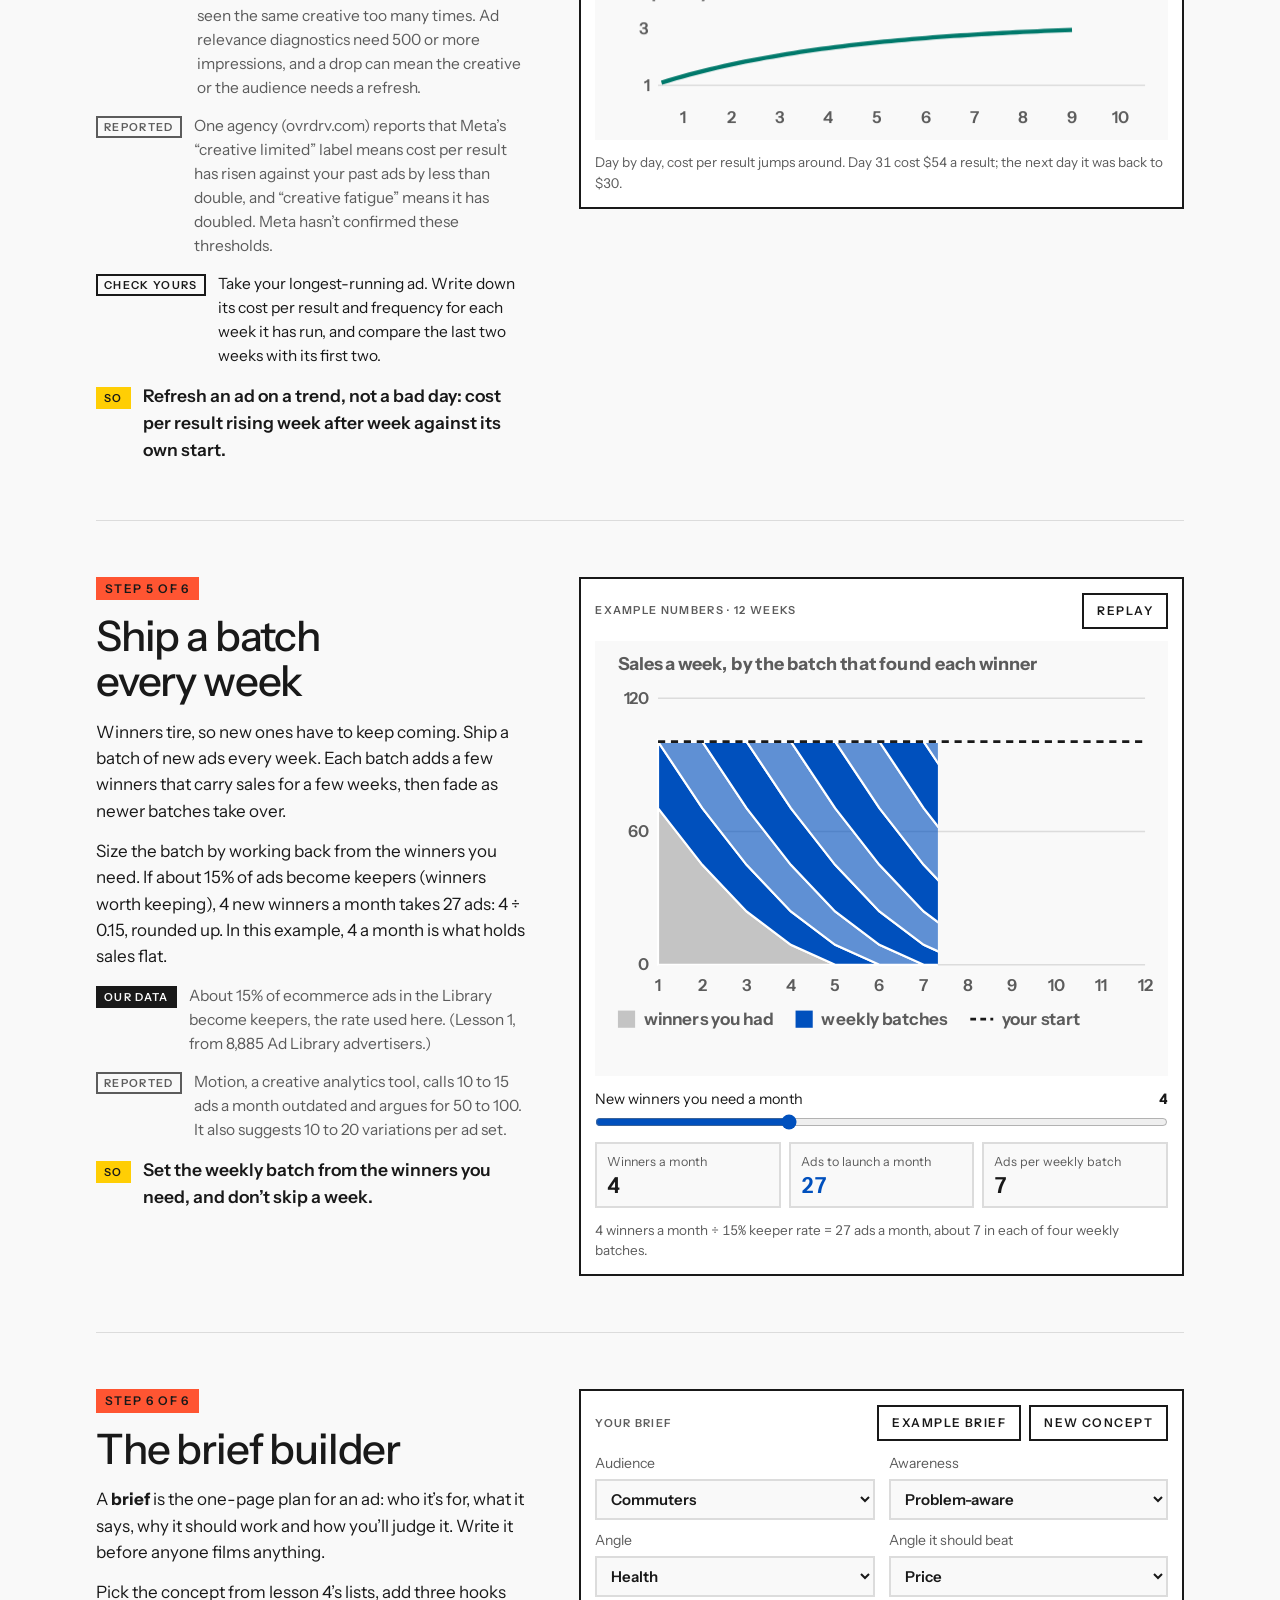
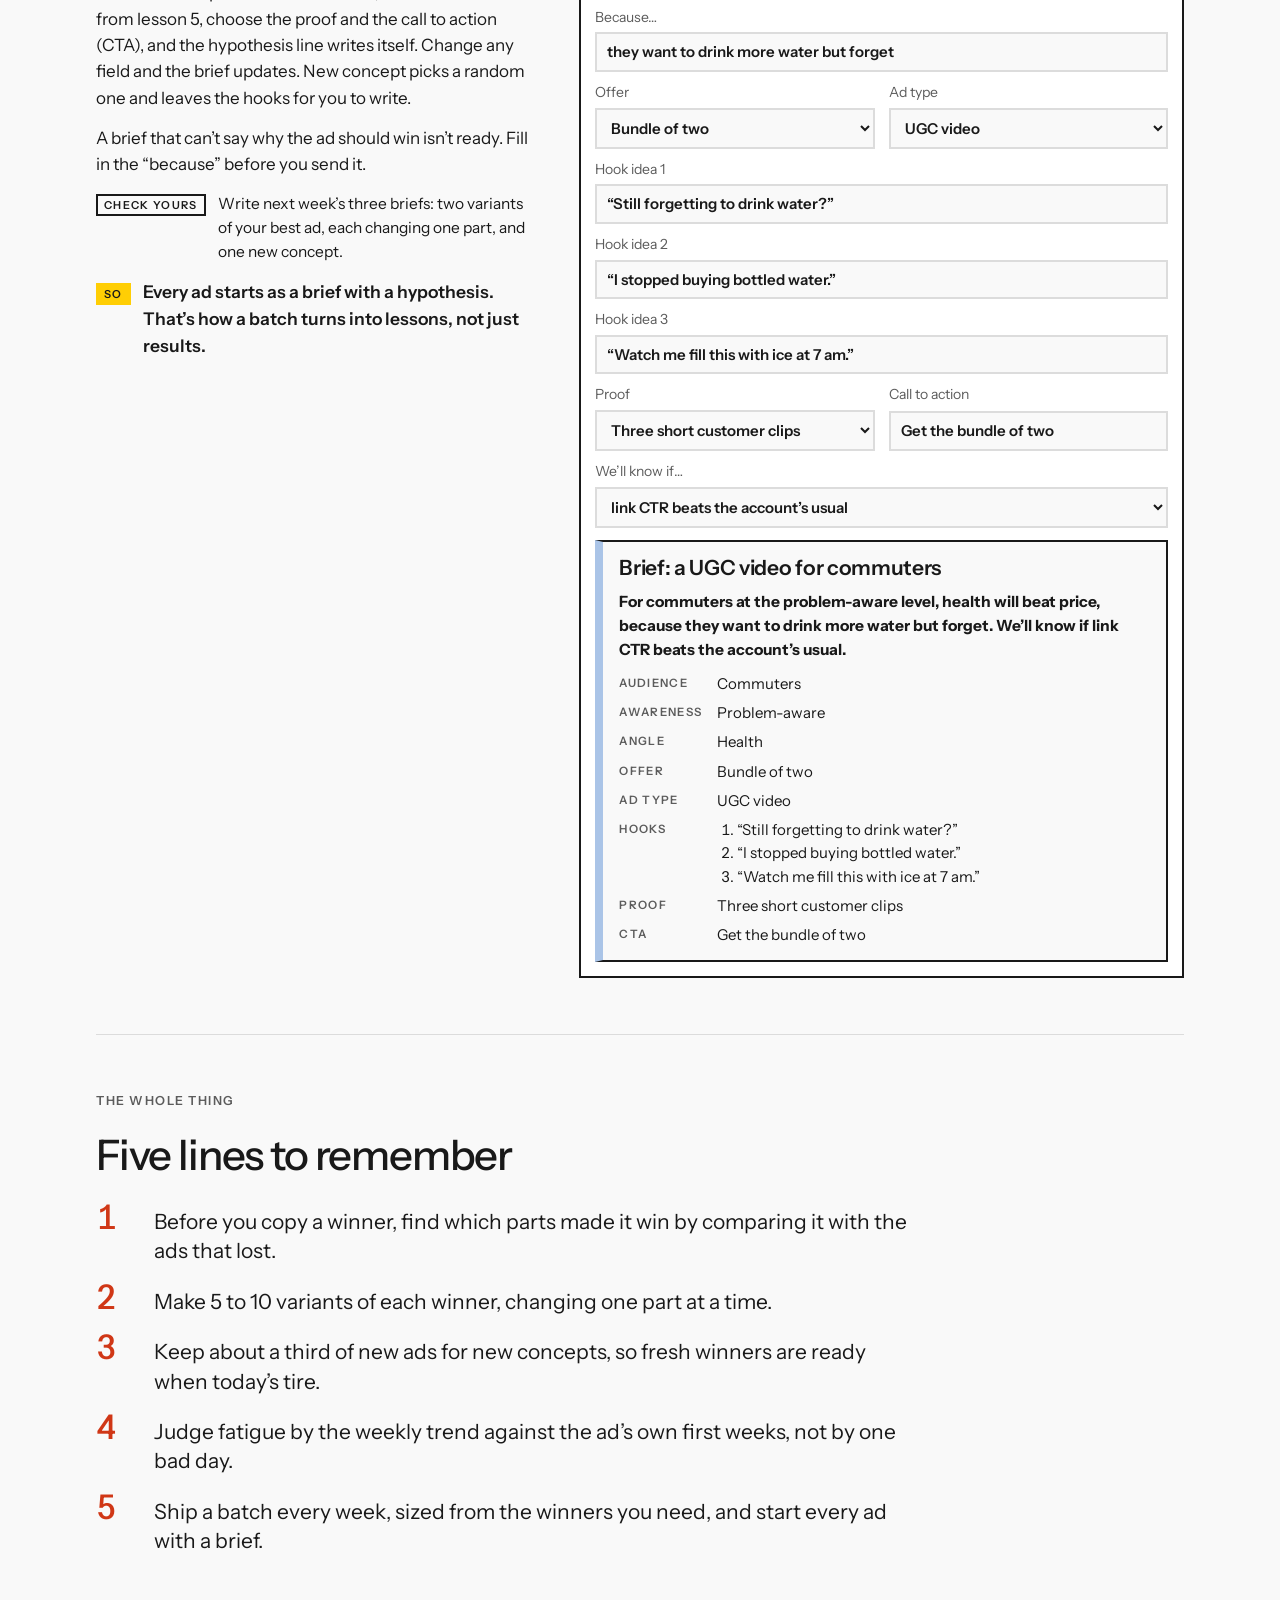
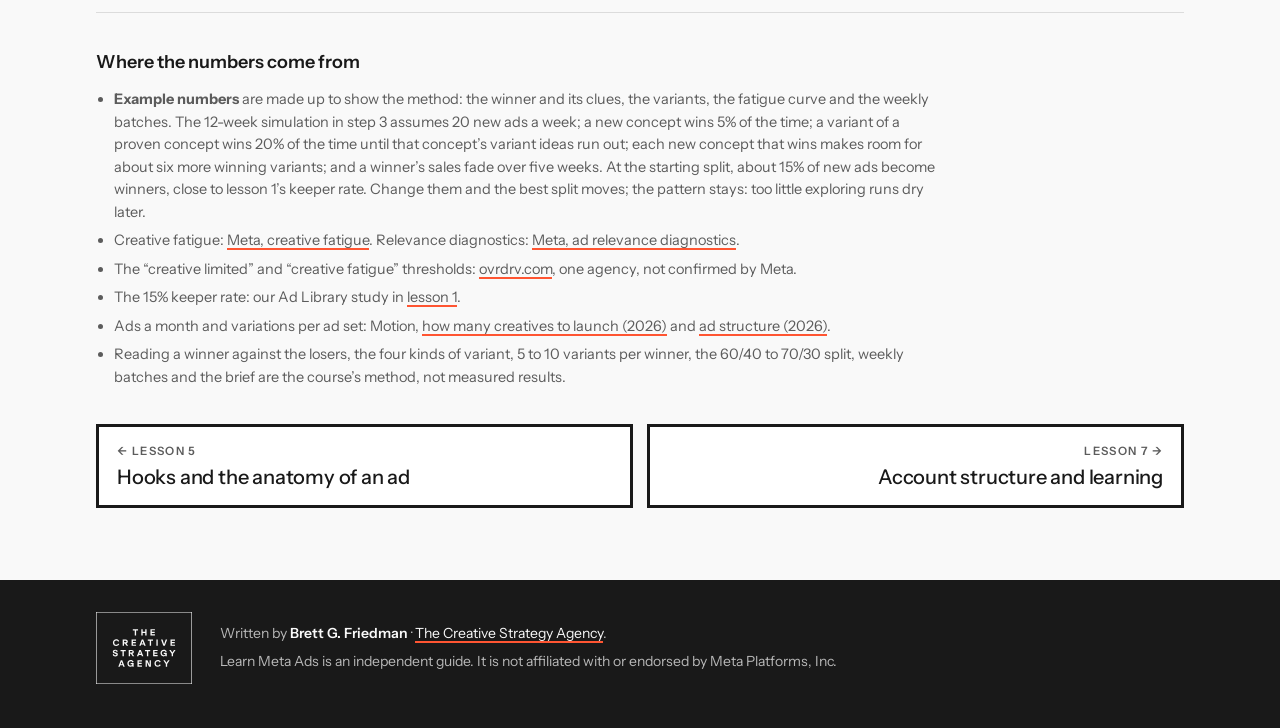
<file: iterate-and-refresh/index.html>
<!doctype html>
<html lang="en">
<head>
<!-- head -->
<meta charset="utf-8">
<meta name="viewport" content="width=device-width, initial-scale=1, viewport-fit=cover">
<title>Creative Fatigue on Meta: When to Iterate, Explore and Refresh · Learn Meta Ads</title>
<meta name="description" content="Read what won, make more of it, keep swinging at new ideas, and replace ads before they wear out.">
<link rel="canonical" href="https://learnmetaads.com/iterate-and-refresh/">
<meta property="og:type" content="article">
<meta property="og:site_name" content="Learn Meta Ads">
<meta property="og:title" content="Creative Fatigue on Meta: When to Iterate, Explore and Refresh · Learn Meta Ads">
<meta property="og:description" content="Read what won, make more of it, keep swinging at new ideas, and replace ads before they wear out.">
<meta property="og:url" content="https://learnmetaads.com/iterate-and-refresh/">
<meta property="og:image" content="https://learnmetaads.com/og.png">
<meta name="twitter:card" content="summary_large_image">
<meta name="theme-color" content="#191919">
<link rel="icon" href="../favicon.svg" type="image/svg+xml">
<link rel="preconnect" href="https://fonts.googleapis.com">
<link rel="preconnect" href="https://fonts.gstatic.com" crossorigin>
<link rel="stylesheet" href="https://fonts.googleapis.com/css2?family=Instrument+Sans:ital,wght@0,400..700;1,400..700&display=swap">
<link rel="stylesheet" href="../assets/site.css">
<script>try{var t=localStorage.getItem('lma-theme');if(t==='light'||t==='dark')document.documentElement.dataset.theme=t}catch(e){}</script>
<script type="application/ld+json">{"@context": "https://schema.org", "@type": "Course", "@id": "https://learnmetaads.com/iterate-and-refresh/#course", "name": "Iterate, explore, refresh", "description": "Read what won, make more of it, keep swinging at new ideas, and replace ads before they wear out.", "url": "https://learnmetaads.com/iterate-and-refresh/", "provider": {"@type": "Organization", "@id": "https://thecreativestrategyagency.com/#org", "name": "The Creative Strategy Agency", "alternateName": "TCSA", "url": "https://thecreativestrategyagency.com/"}, "author": {"@type": "Person", "@id": "https://thecreativestrategyagency.com/about/brett/#person", "name": "Brett G. Friedman", "jobTitle": "Founder", "worksFor": {"@id": "https://thecreativestrategyagency.com/#org"}}, "educationalLevel": "Beginner", "timeRequired": "PT10M", "isPartOf": {"@id": "https://learnmetaads.com/#course"}, "hasCourseInstance": [{"@type": "CourseInstance", "courseMode": "Online", "courseWorkload": "PT10M"}], "offers": [{"@type": "Offer", "category": "Free", "price": 0, "priceCurrency": "USD"}], "isAccessibleForFree": true, "inLanguage": "en"}</script>
<!-- /head -->
<style>
.brief-form select,.brief-form input{font:600 15px/1.3 var(--font);width:100%;min-width:0;padding:8px 10px;border:2px solid var(--line);border-radius:0;background:var(--bg);color:var(--ink)}
.brief-form select:focus-visible,.brief-form input:focus-visible{outline:2px solid var(--you);outline-offset:1px;border-color:var(--frame)}
.calc.brief-form{grid-template-columns:repeat(auto-fit,minmax(min(100%,210px),1fr))}
.brief-form input::placeholder{color:var(--muted);opacity:1}
.brief-form .wide{grid-column:1/-1}
.brief{background:var(--bg);border:2px solid var(--frame);border-left:8px solid var(--blue);padding:14px 16px;display:grid;gap:10px;min-width:0}
.brief h3{margin:0;font-family:var(--font);font-weight:600;font-size:21px;line-height:1.15;letter-spacing:-.015em}
.brief .hyp{margin:0;font-weight:700;font-size:15.5px}
.brief dl{margin:0;display:grid;grid-template-columns:auto minmax(0,1fr);gap:6px 14px;font-size:15px}
.brief dt{font-family:var(--font);font-weight:600;font-size:11.5px;letter-spacing:.12em;text-transform:uppercase;color:var(--muted);padding-top:3px}
.brief dd{margin:0;min-width:0;overflow-wrap:anywhere}
.brief ol{margin:0;padding-left:20px}
.brief .gap{color:var(--muted);font-style:italic}
</style>
</head>
<body>
<!-- bar -->
<header class="bar"><div class="bar-in">
<a class="mark" href="../" aria-label="Learn Meta Ads, home"><img src="../assets/tcsa-logo.svg" alt="" width="60" height="45"><span>Learn <b>Meta</b> Ads</span></a>
<nav class="bar-nav" aria-label="Site"><a href="../#lessons">All lessons</a><button class="btn" type="button" data-theme-btn>Theme: auto</button></nav>
</div></header>
<!-- /bar -->
<main class="wrap">
  <header class="hero">
    <p class="eyebrow">Lesson 6 · Creative strategy · 10 min</p>
    <h1>Iterate, explore, <span>refresh</span></h1>
    <p class="lede"><a href="../concepts/">Lesson 4</a> showed how to find concepts and <a href="../hooks/">lesson 5</a> how to build each ad. This lesson covers what comes after launch: reading a winner, making more of it, finding the next one and keeping new ads coming every week.</p>
    <ul class="toc">
      <li><a href="#s1"><b>1</b> Read the winner</a></li>
      <li><a href="#s2"><b>2</b> Variants of a winner</a></li>
      <li><a href="#s3"><b>3</b> Explore new concepts</a></li>
      <li><a href="#s4"><b>4</b> Spot fatigue</a></li>
      <li><a href="#s5"><b>5</b> Weekly batches</a></li>
      <li><a href="#s6"><b>6</b> The brief builder</a></li>
      <li><a href="#recap"><b>→</b> Five-line recap</a></li>
    </ul>
  </header>

  <section class="step" id="s1">
    <div class="copy">
      <p class="stepno">Step 1 of 6</p>
      <h2>Read the winner</h2>
      <p>When an ad wins, the urge is to copy it exactly. First work out why it won. Every ad is a set of parts: the audience, the angle, the offer, the ad type, the hook and the talent (the person on screen).</p>
      <p>Compare the winner with the ads that lost. A part it shares with losing ads can’t be what made it win. A part that’s new to the account is your best clue.</p>
      <p>Tap each part to check it. In <a href="../concepts/">lesson 4</a> you wrote a hypothesis before making an ad. A winner is a hypothesis that held, and this is how you find which part of it held.</p>
      <p class="so"><span class="label">So</span><span>Keep the parts that explain the win. Everything else is free to change.</span></p>
    </div>
    <figure class="stage">
      <div class="stage-head"><span class="tag">Example ad</span><div class="btns"><button class="btn" type="button" id="next1">Check next</button><button class="btn" type="button" id="all1">Check all</button><button class="btn" type="button" id="rst1">Reset</button></div></div>
      <canvas class="tap" role="img" aria-label="A winning example ad split into six parts: audience, angle, offer, ad type, hook and talent. Each part, once checked against the ads that lost, is marked Keep or Change. The audience and the angle were new to the account, so they explain the win. The offer, ad type, hook and talent matched losing ads, so they are free to change."></canvas>
      <p class="formula" id="f1" aria-live="polite"></p>
    </figure>
  </section>

  <section class="step" id="s2">
    <div class="copy">
      <p class="stepno">Step 2 of 6</p>
      <h2>Exploit: variants of a winner</h2>
      <p><strong>Exploiting</strong> a winner means making variants: new ads that keep who it’s for and why they’d care, and change one part each. The course’s rule is 5 to 10 variants per winner.</p>
      <p>There are four kinds of change: a new <strong>hook</strong>, a new <strong>message</strong> (the same point in different words), a new <strong>ad type</strong> (the same message as a static, a side-by-side or an animation) and new <strong>talent</strong> (the same script, a different person).</p>
      <p>Change one part per variant. As in <a href="../hooks/">lesson 5</a>, one change at a time tells you what moved the numbers. Drag the slider to fan out the winner.</p>
      <p class="so"><span class="label">So</span><span>Every winner should become 5 to 10 new ads, each changing one part.</span></p>
    </div>
    <figure class="stage">
      <div class="stage-head"><span class="tag">Example ads</span><div class="btns"><button class="btn" type="button" data-replay>Replay</button></div></div>
      <canvas role="img" aria-label="The winning example ad, for commuters on a health angle, fans out into a list of variants. Each variant changes one part: a new hook, a new message, a new ad type or new talent."></canvas>
      <div class="sliders one">
        <label for="n2"><span class="row"><span>Variants of this winner</span><output id="on2" for="n2">8</output></span><input id="n2" type="range" min="5" max="10" step="1" value="8"></label>
      </div>
      <p class="formula" id="f2" aria-live="polite"></p>
    </figure>
  </section>

  <section class="step" id="s3">
    <div class="copy">
      <p class="stepno">Step 3 of 6</p>
      <h2>Explore: new concepts</h2>
      <p><strong>Exploring</strong> means testing new concepts, as far from your current winners as you can get. Variants of proven winners bring in most of the steady sales. But every winner tires in the end, and each new concept that wins opens up a fresh set of variants to make.</p>
      <p>This example launches 20 new ads a week, and a new concept is less likely to win than a variant. Drag the share that are new concepts. With too little exploring, sales look fine for a few weeks, then fall as today’s winners tire with nothing ready to replace them. With too much, sales hold but lower, because fewer ads are proven variants.</p>
      <p>The course starts at 60% to 70% variants and 30% to 40% new concepts. Explore more when you have few winners or they tire fast.</p>
      <p class="so"><span class="label">So</span><span>Exploring is how next month’s winners get found. Keep about a third of new ads for new concepts.</span></p>
    </div>
    <figure class="stage">
      <div class="stage-head"><span class="tag">Example numbers · 12 weeks</span><div class="btns"><button class="btn" type="button" data-replay>Replay</button></div></div>
      <canvas role="img" aria-label="Twelve weeks of an example account. A line shows sales a week for the chosen share of new concepts, against a dashed line for 35%. Bars below show how many new winners each week came from variants and how many from new concepts. With little exploring, the variant bars shrink after a few weeks and sales fall."></canvas>
      <div class="sliders one">
        <label for="x3"><span class="row"><span>Share of new ads that are new concepts</span><output id="ox3" for="x3">15%</output></span><input id="x3" type="range" min="0" max="100" step="5" value="15"></label>
      </div>
      <p class="formula" id="f3" aria-live="polite"></p>
    </figure>
  </section>

  <section class="step" id="s4">
    <div class="copy">
      <p class="stepno">Step 4 of 6</p>
      <h2>Spot fatigue</h2>
      <p>An ad that keeps running gets shown to the same people again and again. <strong>Frequency</strong> is the average number of times each person has seen it. As it climbs, the ad gets less done for each dollar, and cost per result creeps up.</p>
      <p>Daily numbers bounce around, and one bad day is noise. Switch to weeks to see the trend, and compare the ad with its own first two weeks, not with other ads.</p>
      <p class="data meta"><span class="label">Meta says</span><span>Ads Manager has “creative fatigue” recommendations for when an audience has seen the same creative too many times. Ad relevance diagnostics need 500 or more impressions, and a drop can mean the creative or the audience needs a refresh.</span></p>
      <p class="data rep"><span class="label">Reported</span><span>One agency (ovrdrv.com) reports that Meta’s “creative limited” label means cost per result has risen against your past ads by less than double, and “creative fatigue” means it has doubled. Meta hasn’t confirmed these thresholds.</span></p>
      <p class="do"><span class="label">Check yours</span><span>Take your longest-running ad. Write down its cost per result and frequency for each week it has run, and compare the last two weeks with its first two.</span></p>
      <p class="so"><span class="label">So</span><span>Refresh an ad on a trend, not a bad day: cost per result rising week after week against its own start.</span></p>
    </div>
    <figure class="stage">
      <div class="stage-head"><span class="tag">Example numbers · 10 weeks</span><div class="btns" role="group" aria-label="View"><button class="btn" type="button" data-mode="0" aria-pressed="true">Each day</button><button class="btn" type="button" data-mode="1" aria-pressed="false">Each week</button></div></div>
      <canvas role="img" aria-label="Ten weeks of one example ad. Above, cost per result: day by day it jumps around, with one bad day in week 5, while the weekly average starts near $30, climbs from about week 4 and ends at nearly double. Below, frequency rises steadily from about 1 to 3."></canvas>
      <p class="formula" id="f4" aria-live="polite"></p>
    </figure>
  </section>

  <section class="step" id="s5">
    <div class="copy">
      <p class="stepno">Step 5 of 6</p>
      <h2>Ship a batch every week</h2>
      <p>Winners tire, so new ones have to keep coming. Ship a batch of new ads every week. Each batch adds a few winners that carry sales for a few weeks, then fade as newer batches take over.</p>
      <p>Size the batch by working back from the winners you need. If about 15% of ads become keepers (winners worth keeping), 4 new winners a month takes 27 ads: 4 ÷ 0.15, rounded up. In this example, 4 a month is what holds sales flat.</p>
      <p class="data"><span class="label">Our data</span><span>About 15% of ecommerce ads in the Library become keepers, the rate used here. (Lesson 1, from 8,885 Ad Library advertisers.)</span></p>
      <p class="data rep"><span class="label">Reported</span><span>Motion, a creative analytics tool, calls 10 to 15 ads a month outdated and argues for 50 to 100. It also suggests 10 to 20 variations per ad set.</span></p>
      <p class="so"><span class="label">So</span><span>Set the weekly batch from the winners you need, and don’t skip a week.</span></p>
    </div>
    <figure class="stage">
      <div class="stage-head"><span class="tag">Example numbers · 12 weeks</span><div class="btns"><button class="btn" type="button" data-replay>Replay</button></div></div>
      <canvas role="img" aria-label="Twelve weeks of sales stacked by where each winner came from. The winners you already had fade out over the first weeks while each new weekly batch adds a band that rises and fades. With 4 new winners a month, the stack stays flat at the starting level; fewer and it slides, more and it grows."></canvas>
      <div class="sliders one">
        <label for="n5"><span class="row"><span>New winners you need a month</span><output id="on5" for="n5">4</output></span><input id="n5" type="range" min="1" max="10" step="1" value="4"></label>
      </div>
      <dl class="readout">
        <div><dt>Winners a month</dt><dd id="ra5">4</dd></div>
        <div class="hot"><dt>Ads to launch a month</dt><dd id="rb5">27</dd></div>
        <div><dt>Ads per weekly batch</dt><dd id="rc5">7</dd></div>
      </dl>
      <p class="formula" id="f5" aria-live="polite"></p>
    </figure>
  </section>

  <section class="step" id="s6">
    <div class="copy">
      <p class="stepno">Step 6 of 6</p>
      <h2>The brief builder</h2>
      <p>A <strong>brief</strong> is the one-page plan for an ad: who it’s for, what it says, why it should work and how you’ll judge it. Write it before anyone films anything.</p>
      <p>Pick the concept from lesson 4’s lists, add three hooks from lesson 5, choose the proof and the call to action (CTA), and the hypothesis line writes itself. Change any field and the brief updates. New concept picks a random one and leaves the hooks for you to write.</p>
      <p>A brief that can’t say why the ad should win isn’t ready. Fill in the “because” before you send it.</p>
      <p class="do"><span class="label">Check yours</span><span>Write next week’s three briefs: two variants of your best ad, each changing one part, and one new concept.</span></p>
      <p class="so"><span class="label">So</span><span>Every ad starts as a brief with a hypothesis. That’s how a batch turns into lessons, not just results.</span></p>
    </div>
    <figure class="stage">
      <div class="stage-head"><span class="tag">Your brief</span><div class="btns"><button class="btn" type="button" id="ex6">Example brief</button><button class="btn" type="button" id="new6">New concept</button></div></div>
      <div class="calc brief-form">
        <label for="au6">Audience<select id="au6"><option value="commuters">Commuters</option><option value="gym-goers">Gym-goers</option><option value="parents">Parents</option><option value="hikers">Hikers</option></select></label>
        <label for="aw6">Awareness<select id="aw6"><option>Unaware</option><option selected>Problem-aware</option><option>Solution-aware</option><option>Product-aware</option><option>Most aware</option></select></label>
        <label for="an6">Angle<select id="an6"><option value="price">Price</option><option value="speed">Speed</option><option value="status">Status</option><option value="health" selected>Health</option><option value="gifting">Gift</option></select></label>
        <label for="rv6">Angle it should beat<select id="rv6"><option value="price" selected>Price</option><option value="speed">Speed</option><option value="status">Status</option><option value="health">Health</option><option value="gifting">Gift</option></select></label>
        <label for="bc6" class="wide">Because…<input id="bc6" type="text" value="they want to drink more water but forget"></label>
        <label for="of6">Offer<select id="of6"><option value="a bundle of two">Bundle of two</option><option value="a free gift">Free gift</option><option value="a limited colour">Limited colour</option></select></label>
        <label for="ty6">Ad type<select id="ty6"><option value="A UGC video">UGC video</option><option value="A static image">Static</option><option value="A side-by-side comparison">Side-by-side</option><option value="An unboxing video">Unboxing</option><option value="A carousel">Carousel</option><option value="An animation">Animation</option></select></label>
        <label for="h61" class="wide">Hook idea 1<input id="h61" type="text" placeholder="Write a hook for this angle" value="“Still forgetting to drink water?”"></label>
        <label for="h62" class="wide">Hook idea 2<input id="h62" type="text" placeholder="Write a hook for this angle" value="“I stopped buying bottled water.”"></label>
        <label for="h63" class="wide">Hook idea 3<input id="h63" type="text" placeholder="Write a hook for this angle" value="“Watch me fill this with ice at 7 am.”"></label>
        <label for="pr6">Proof<select id="pr6"><option>Three short customer clips</option><option>A star rating and a review quote</option><option>A side-by-side test</option><option>A demo: ice still there at 6 pm</option></select></label>
        <label for="ct6">Call to action<input id="ct6" type="text" placeholder="Write the call to action" value="Get the bundle of two"></label>
        <label for="me6" class="wide">We’ll know if…<select id="me6"><option>link CTR beats the account’s usual</option><option>cost per purchase beats the current ad’s</option><option>hook rate beats the account’s usual</option></select></label>
      </div>
      <div class="brief" id="out6" aria-live="polite"></div>
    </figure>
  </section>

  <section class="recap" id="recap">
    <p class="eyebrow">The whole thing</p>
    <h2>Five lines to remember</h2>
    <ol>
      <li><span>Before you copy a winner, find which parts made it win by comparing it with the ads that lost.</span></li>
      <li><span>Make 5 to 10 variants of each winner, changing one part at a time.</span></li>
      <li><span>Keep about a third of new ads for new concepts, so fresh winners are ready when today’s tire.</span></li>
      <li><span>Judge fatigue by the weekly trend against the ad’s own first weeks, not by one bad day.</span></li>
      <li><span>Ship a batch every week, sized from the winners you need, and start every ad with a brief.</span></li>
    </ol>
  </section>
  <footer class="sources">
    <h3>Where the numbers come from</h3>
    <ul>
      <li><b>Example numbers</b> are made up to show the method: the winner and its clues, the variants, the fatigue curve and the weekly batches. The 12-week simulation in step 3 assumes 20 new ads a week; a new concept wins 5% of the time; a variant of a proven concept wins 20% of the time until that concept’s variant ideas run out; each new concept that wins makes room for about six more winning variants; and a winner’s sales fade over five weeks. At the starting split, about 15% of new ads become winners, close to lesson 1’s keeper rate. Change them and the best split moves; the pattern stays: too little exploring runs dry later.</li>
      <li>Creative fatigue: <a href="https://www.facebook.com/business/help/1346816142327858">Meta, creative fatigue</a>. Relevance diagnostics: <a href="https://www.facebook.com/business/help/403110480493160">Meta, ad relevance diagnostics</a>.</li>
      <li>The “creative limited” and “creative fatigue” thresholds: <a href="https://ovrdrv.com/?p=49982">ovrdrv.com</a>, one agency, not confirmed by Meta.</li>
      <li>The 15% keeper rate: our Ad Library study in <a href="../how-creative-wins/">lesson 1</a>.</li>
      <li>Ads a month and variations per ad set: Motion, <a href="https://motionapp.com/library/talk/meta-ads-in-2026-how-many-creatives-do-you-actually-need-to-launch/">how many creatives to launch (2026)</a> and <a href="https://motionapp.com/library/talk/andromeda-demands-this-new-ad-structure-do-it-easily-with-motion/">ad structure (2026)</a>.</li>
      <li>Reading a winner against the losers, the four kinds of variant, 5 to 10 variants per winner, the 60/40 to 70/30 split, weekly batches and the brief are the course’s method, not measured results.</li>
    </ul>
  </footer>

<!-- pager -->
<nav class="pager" aria-label="Lessons">
<a class="prev" href="../hooks/"><small>← Lesson 5</small><span>Hooks and the anatomy of an ad</span></a>
<a class="next" href="../account-structure/"><small>Lesson 7 →</small><span>Account structure and learning</span></a>
</nav>
<!-- /pager -->
</main>
<!-- foot -->
<footer class="foot"><div class="foot-in">
<a class="foot-logo" href="https://thecreativestrategyagency.com/" aria-label="The Creative Strategy Agency"><img src="../assets/tcsa-logo.svg" alt="" width="96" height="72"></a>
<div class="foot-text">
<p>Written by <b>Brett G. Friedman</b> · <a href="https://thecreativestrategyagency.com/">The Creative Strategy Agency</a>.</p>
<p>Learn Meta Ads is an independent guide. It is not affiliated with or endorsed by Meta Platforms, Inc.</p>
</div>
</div></footer>
<!-- /foot -->
<script src="../assets/engine.js"></script>
<script>
(() => {
'use strict';
const {C, clamp, seg, easeIO, easeOut, lerp, rng, rrect, txt, measure, num, money, scene} = LMA;

function lines(ctx, s, maxW, size, w){
  const out = []; let cur = '';
  for (const word of s.split(' ')){
    const next = cur ? cur + ' ' + word : word;
    if (cur && measure(ctx, next, size, w) > maxW){ out.push(cur); cur = word; } else cur = next;
  }
  if (cur) out.push(cur);
  return out;
}
function fit(ctx, s, maxW, size, w){ while (size > 11.5 && measure(ctx, s, size, w) > maxW) size -= .5; return size; }
function swatch(ctx, x, y, col, dashed){
  if (dashed){ ctx.save(); ctx.setLineDash([4, 3]); ctx.strokeStyle = col; ctx.lineWidth = 2; ctx.beginPath(); ctx.moveTo(x, y - 4); ctx.lineTo(x + 16, y - 4); ctx.stroke(); ctx.restore(); }
  else { rrect(ctx, x, y - 10, 12, 12, 3); ctx.fillStyle = col; ctx.fill(); }
}
function legend(ctx, items, x, y){
  items.forEach(([col, label, dashed]) => {
    swatch(ctx, x, y, col, dashed);
    const lx = x + (dashed ? 22 : 18);
    txt(ctx, label, lx, y, {size:12, w:650, color:C.muted});
    x = lx + measure(ctx, label, 12, 650) + 16;
  });
}

/* ---------- 1 · read the winner ---------- */
const P1 = [
  {n:'Audience', v:'Commuters', clue:'No other ad spoke to them', keep:1},
  {n:'Angle', v:'Health: drink more', clue:'Older ads sold the looks', keep:1},
  {n:'Offer', v:'Bundle of two', clue:'Same as 4 ads that lost', keep:0},
  {n:'Ad type', v:'UGC video', clue:'Same as 3 ads that lost', keep:0},
  {n:'Hook', v:'“Thirsty by 3 pm?”', clue:'Hook rate 31%, usual 30%', keep:0},
  {n:'Talent', v:'One creator, selfie-style', clue:'Same as 2 ads that lost', keep:0}
];
const T1 = i => ({x:16 + (i % 2) * 190, y:32 + Math.floor(i / 2) * 82, w:178, h:74});
const st1 = {done:[0, 0, 0, 0, 0, 0], last:-1};
const s1 = scene('s1', {H:316, dur:.6, autoplay:false, draw(ctx, t){
  txt(ctx, 'The winner, part by part', 16, 20, {size:12.5, w:700, color:C.muted});
  P1.forEach((p, i) => {
    const r = T1(i), on = st1.done[i], a = on ? (i === st1.last ? easeOut(seg(t, 0, .5)) : 1) : 0, keep = on && p.keep;
    rrect(ctx, r.x, r.y, r.w, r.h, 10); ctx.fillStyle = C.surface; ctx.fill();
    if (keep){ ctx.save(); ctx.globalAlpha = a; ctx.fillStyle = C.yousoft; ctx.fill(); ctx.restore(); }
    ctx.lineWidth = keep ? 1.5 + a : 1.5; ctx.strokeStyle = keep ? C.you : C.line; ctx.stroke();
    txt(ctx, p.n, r.x + 12, r.y + 20, {size:12, w:700, color:C.muted});
    txt(ctx, p.v, r.x + 12, r.y + 42, {size:fit(ctx, p.v, r.w - 24, 14, 800), w:800});
    if (on){
      const chip = p.keep ? 'Keep' : 'Change', cw = measure(ctx, chip, 11.5, 800) + 14;
      ctx.save(); ctx.globalAlpha = a; rrect(ctx, r.x + r.w - 10 - cw, r.y + 8, cw, 18, 9);
      if (p.keep){ ctx.fillStyle = C.you; ctx.fill(); } else { ctx.lineWidth = 1.2; ctx.strokeStyle = C.faint; ctx.stroke(); }
      ctx.restore();
      txt(ctx, chip, r.x + r.w - 10 - cw / 2, r.y + 21, {size:11.5, w:800, color:p.keep ? C.onyou : C.muted, align:'center', alpha:a});
      txt(ctx, p.clue, r.x + 12, r.y + 63, {size:fit(ctx, p.clue, r.w - 24, 12, 600), w:600, color:p.keep ? C.ink : C.muted, alpha:a});
    } else txt(ctx, 'Tap to check', r.x + 12, r.y + 63, {size:12, w:650, color:C.you});
  });
  const n = st1.done.filter(Boolean).length;
  const msg = n < 6 ? `Checked ${n} of 6. Compare each part with the ads that lost.` : 'It won on who it’s for and why. Keep those, change the rest.';
  txt(ctx, msg, 16, 300, {size:fit(ctx, msg, 368, 13.5, 800), w:800});
}});
function say1(){
  const n = st1.done.filter(Boolean).length;
  const keep = P1.filter((p, i) => st1.done[i] && p.keep).map(p => p.n.toLowerCase());
  const free = P1.filter((p, i) => st1.done[i] && !p.keep).map(p => p.n.toLowerCase());
  document.getElementById('f1').textContent = n ? `Checked ${n} of 6. Keep: ${keep.join(', ') || 'none yet'}. Free to change: ${free.join(', ') || 'none yet'}.` : 'Nothing checked yet. Tap a part, or press Check next.';
}
function check1(i){ if (st1.done[i]) return; st1.done[i] = 1; st1.last = i; say1(); s1.play(0); }
s1.cv.addEventListener('click', e => {
  const [x, y] = s1.toLogical(e);
  const i = P1.findIndex((p, j) => { const r = T1(j); return x >= r.x && x <= r.x + r.w && y >= r.y && y <= r.y + r.h; });
  if (i >= 0) check1(i);
});
document.getElementById('next1').addEventListener('click', () => { const i = st1.done.indexOf(0); if (i >= 0) check1(i); });
document.getElementById('all1').addEventListener('click', () => { st1.done = st1.done.map(() => 1); st1.last = -1; say1(); s1.render(); });
document.getElementById('rst1').addEventListener('click', () => { st1.done = st1.done.map(() => 0); st1.last = -1; say1(); s1.render(); });
say1();

/* ---------- 2 · variants of a winner ---------- */
const CAT2 = ['Hook', 'Message', 'Ad type', 'Talent'];
const col2 = c => [C.you, C.alt, C.ink, C.muted][c];
const V2 = [
  {c:0, v:'“Two litres? Easy.”'},
  {c:1, v:'Told as a story'},
  {c:2, v:'Static + review'},
  {c:3, v:'A new creator'},
  {c:0, v:'“Sip, don’t chug.”'},
  {c:2, v:'Side-by-side test'},
  {c:1, v:'In buyers’ own words'},
  {c:3, v:'Two friends'},
  {c:0, v:'“3 pm. Not thirsty.”'},
  {c:2, v:'An animation'}
];
const st2 = {n:8};
const PX2 = 176, PW2 = 208, ROW2 = 29;
const s2 = scene('s2', {H:316, dur:1.5, draw(ctx, t){
  const n = st2.n, total = n * ROW2 - 5, y0 = 16 + (284 - total) / 2, cy = y0 + total / 2;
  const CW = 124, CH = 122, top = cy - CH / 2;
  V2.slice(0, n).forEach((v, i) => {
    const g = easeOut(seg(t, .15 + i * .08, .6 + i * .08)), py = y0 + i * ROW2 + 12, col = col2(v.c);
    if (g <= 0) return;
    ctx.save(); ctx.globalAlpha = g; ctx.strokeStyle = C.faint; ctx.lineWidth = 1.5;
    ctx.beginPath(); ctx.moveTo(16 + CW, cy); ctx.bezierCurveTo(158, cy, 150, py, PX2, py); ctx.stroke(); ctx.restore();
    const x = lerp(40, PX2, g);
    ctx.save(); ctx.globalAlpha = g; rrect(ctx, x, py - 12, PW2, 24, 12); ctx.fillStyle = C.surface; ctx.fill(); ctx.lineWidth = 1.5; ctx.strokeStyle = col; ctx.stroke(); ctx.restore();
    txt(ctx, CAT2[v.c], x + 12, py + 4.5, {size:11.5, w:800, color:col, alpha:g});
    txt(ctx, v.v, x + 70, py + 4.5, {size:fit(ctx, v.v, PW2 - 80, 12.5, 650), w:650, alpha:g});
  });
  rrect(ctx, 16, top, CW, CH, 12); ctx.fillStyle = C.win; ctx.fill();
  txt(ctx, 'The winner', 28, top + 24, {size:12, w:800, color:C.onwin});
  txt(ctx, 'Commuters', 28, top + 52, {size:16, w:850, color:C.onwin});
  txt(ctx, 'Health angle', 28, top + 72, {size:13, w:700, color:C.onwin});
  txt(ctx, 'Who and why', 28, top + 98, {size:11.5, w:650, color:C.onwin});
  txt(ctx, 'stay the same', 28, top + 113, {size:11.5, w:650, color:C.onwin});
}});
function set2(){
  st2.n = +document.getElementById('n2').value;
  document.getElementById('on2').textContent = st2.n;
  const c = [0, 0, 0, 0]; V2.slice(0, st2.n).forEach(v => c[v.c]++);
  const part = (k, one, many) => `${c[k]} ${c[k] === 1 ? one : many}`;
  document.getElementById('f2').textContent = `${st2.n} variants: ${part(0, 'new hook', 'new hooks')}, ${part(1, 'new message', 'new messages')}, ${part(2, 'new ad type', 'new ad types')} and ${part(3, 'talent swap', 'talent swaps')}. Each keeps who it’s for and why.`;
}
document.getElementById('n2').addEventListener('input', () => { set2(); s2.still(); });
set2();

/* ---------- 3 · explore vs exploit simulation ---------- */
const PROF = [1, .85, .7, .5, .3];
function sim3(x){
  const N = 20, pe = .05, pv = .2, K = 6.5, wins = [1, 2, 3, 4].map(g => [2.6, g]);
  let well = 12; const res = [], nv = [], ne = [];
  for (let w = 0; w < 12; w++){
    const E = N * x, e = E * pe, v = Math.min((N - E) * pv, well);
    well += e * K - v;
    wins.push([e + v, 0]);
    res.push(10 * wins.reduce((s, [a, g]) => s + (g < 5 ? a * PROF[g] : 0), 0));
    nv.push(v); ne.push(e);
    wins.forEach(q => q[1]++);
  }
  return {res, nv, ne};
}
const REF3 = sim3(.35);
const st3 = {x:.15, sim:sim3(.15)};
const X3 = w => 44 + w * 340 / 11, Y3 = v => 150 - v / 130 * 114;
const avg = a => a.reduce((s, v) => s + v, 0) / a.length;
const verdict3 = x => x < .3 ? ['Runs dry', C.loss] : x <= .45 ? ['Steady', C.you] : ['Steady, but lower', C.ink];
const s3 = scene('s3', {H:316, dur:1.6, draw(ctx, t){
  const S = st3.sim, p = easeIO(seg(t, .1, 1.3)) * 11, [vt, vc] = verdict3(st3.x);
  txt(ctx, 'Sales a week', 16, 20, {size:12.5, w:700, color:C.muted});
  txt(ctx, vt, 384, 20, {size:14, w:850, color:vc, align:'right', alpha:seg(t, 1.2, 1.5)});
  [0, 50, 100].forEach(v => {
    ctx.strokeStyle = C.line; ctx.lineWidth = 1; ctx.beginPath(); ctx.moveTo(44, Y3(v)); ctx.lineTo(384, Y3(v)); ctx.stroke();
    txt(ctx, String(v), 38, Y3(v) + 4, {size:11.5, w:600, color:C.muted, align:'right'});
  });
  ctx.save(); ctx.setLineDash([5, 4]); ctx.strokeStyle = C.muted; ctx.lineWidth = 2; ctx.beginPath();
  REF3.res.forEach((v, w) => w === 0 ? ctx.moveTo(X3(w), Y3(v)) : ctx.lineTo(X3(w), Y3(v))); ctx.stroke(); ctx.restore();
  const pts = [];
  for (let w = 0; w <= Math.floor(p); w++) pts.push([X3(w), Y3(S.res[w])]);
  if (p % 1 > 0 && p < 11){ const w = Math.floor(p), f = p - w; pts.push([lerp(X3(w), X3(w + 1), f), Y3(lerp(S.res[w], S.res[w + 1], f))]); }
  if (pts.length > 1){
    ctx.beginPath(); ctx.moveTo(pts[0][0], Y3(0)); pts.forEach(([x, y]) => ctx.lineTo(x, y)); ctx.lineTo(pts[pts.length - 1][0], Y3(0)); ctx.closePath();
    ctx.save(); ctx.globalAlpha = .13; ctx.fillStyle = C.you; ctx.fill(); ctx.restore();
    ctx.beginPath(); pts.forEach(([x, y], i) => i ? ctx.lineTo(x, y) : ctx.moveTo(x, y)); ctx.strokeStyle = C.you; ctx.lineWidth = 3; ctx.lineJoin = 'round'; ctx.stroke();
  }
  txt(ctx, 'New winners found each week', 16, 184, {size:12.5, w:700, color:C.muted});
  const B = 262, U = 15;
  for (let w = 0; w < 12; w++){
    const g = easeOut(seg(t, .2 + w * .08, .6 + w * .08)), x = X3(w) - 8;
    const hv = S.nv[w] * U * g, he = S.ne[w] * U * g;
    if (hv > .5){ rrect(ctx, x, B - hv, 16, hv, 2); ctx.fillStyle = C.you; ctx.fill(); }
    if (he > .5){ rrect(ctx, x, B - hv - he - (hv > .5 ? 1.5 : 0), 16, he, 2); ctx.fillStyle = C.alt; ctx.fill(); }
    if (hv + he <= .5){ ctx.fillStyle = C.faint; ctx.fillRect(x, B - 1.5, 16, 1.5); }
    txt(ctx, String(w + 1), X3(w), 280, {size:11.5, w:600, color:C.muted, align:'center'});
  }
  legend(ctx, [[C.you, 'variants'], [C.alt, 'new concepts'], [C.muted, '35% new concepts', true]], 16, 306);
}});
function set3(){
  st3.x = +document.getElementById('x3').value / 100; st3.sim = sim3(st3.x);
  const pct = Math.round(st3.x * 100), a = Math.round(avg(st3.sim.res.slice(0, 4))), b = Math.round(avg(st3.sim.res.slice(8)));
  document.getElementById('ox3').textContent = pct + '%';
  document.getElementById('f3').textContent = `${pct}% new concepts: ${Math.round(st3.x * 20)} of 20 new ads a week. Weeks 1 to 4 average ${a} sales a week; weeks 9 to 12 average ${b}. ${verdict3(st3.x)[0]}.`;
}
document.getElementById('x3').addEventListener('input', () => { set3(); s3.still(); });
set3();

/* ---------- 4 · fatigue ---------- */
const R4 = rng(11);
const D4 = Array.from({length:70}, (_, d) => {
  const drift = 1 + .9 * Math.pow(Math.max(0, (d - 18) / 52), 1.3);
  const v = 30 * drift * (1 + (R4() - .5) * .3);
  return d === 30 ? 54 : v;
});
const F4 = Array.from({length:70}, (_, d) => 1.1 + 2.1 * (1 - Math.exp(-d / 28)));
const W4 = Array.from({length:10}, (_, w) => avg(D4.slice(w * 7, w * 7 + 7)));
const BASE4 = (W4[0] + W4[1]) / 2;
const X4 = d => 44 + (d + .5) / 70 * 340, Y4 = v => 170 - v / 70 * 134, YF4 = f => 262 - (f - 1) / 2.5 * 50;
const st4 = {intro:true, from:0, to:0};
const s4 = scene('s4', {H:300, dur:1.4, draw(ctx, t){
  const p = st4.intro ? easeIO(seg(t, .1, 1.3)) : 1, m = st4.intro ? st4.to : lerp(st4.from, st4.to, easeIO(seg(t, 0, .6)));
  const last = W4[9] / BASE4;
  txt(ctx, 'Cost per result', 16, 20, {size:12.5, w:700, color:C.muted});
  const fade = st4.intro ? seg(t, 1, 1.4) : 1;
  txt(ctx, 'One bad day is noise', 384, 20, {size:12.5, w:800, align:'right', alpha:(1 - m) * fade});
  txt(ctx, `Week 10: ${last.toFixed(1)}× its first 2 weeks`, 384, 20, {size:12.5, w:800, color:C.loss, align:'right', alpha:m});
  [0, 30, 60].forEach(v => {
    ctx.strokeStyle = C.line; ctx.lineWidth = 1; ctx.beginPath(); ctx.moveTo(44, Y4(v)); ctx.lineTo(384, Y4(v)); ctx.stroke();
    txt(ctx, money(v), 38, Y4(v) + 4, {size:11.5, w:600, color:C.muted, align:'right'});
  });
  ctx.save(); ctx.setLineDash([5, 4]); ctx.strokeStyle = C.muted; ctx.lineWidth = 2; ctx.beginPath(); ctx.moveTo(44, Y4(BASE4)); ctx.lineTo(384, Y4(BASE4)); ctx.stroke(); ctx.restore();
  txt(ctx, `its first 2 weeks: ${money(BASE4)}`, 384, Y4(BASE4) + 17, {size:12, w:700, color:C.muted, align:'right'});
  const nd = Math.max(1, Math.round(p * 70));
  ctx.save(); ctx.globalAlpha = lerp(1, .3, m); ctx.beginPath();
  for (let d = 0; d < nd; d++) d ? ctx.lineTo(X4(d), Y4(D4[d])) : ctx.moveTo(X4(d), Y4(D4[d]));
  ctx.strokeStyle = C.you; ctx.lineWidth = 1.5; ctx.lineJoin = 'round'; ctx.stroke(); ctx.restore();
  if (nd > 30){
    const a = 1 - m;
    ctx.save(); ctx.globalAlpha = a; ctx.beginPath(); ctx.arc(X4(30), Y4(D4[30]), 5, 0, Math.PI * 2); ctx.fillStyle = C.loss; ctx.fill(); ctx.restore();
    txt(ctx, 'one bad day', X4(30), Y4(D4[30]) - 10, {size:12, w:800, color:C.loss, align:'center', alpha:a});
  }
  if (m > 0){
    ctx.save(); ctx.globalAlpha = m; ctx.beginPath();
    W4.forEach((v, w) => w ? ctx.lineTo(X4(w * 7 + 3), Y4(v)) : ctx.moveTo(X4(w * 7 + 3), Y4(v)));
    ctx.strokeStyle = C.you; ctx.lineWidth = 3.5; ctx.lineJoin = 'round'; ctx.stroke();
    W4.forEach((v, w) => { ctx.beginPath(); ctx.arc(X4(w * 7 + 3), Y4(v), 4, 0, Math.PI * 2); ctx.fillStyle = C.you; ctx.fill(); });
    ctx.restore();
    txt(ctx, money(W4[9]), X4(66) - 8, Y4(W4[9]) - 10, {size:13, w:850, color:C.you, align:'right', alpha:m});
  }
  txt(ctx, 'Frequency', 16, 200, {size:12.5, w:700, color:C.muted});
  ctx.strokeStyle = C.line; ctx.lineWidth = 1; ctx.beginPath(); ctx.moveTo(44, YF4(1)); ctx.lineTo(384, YF4(1)); ctx.stroke();
  txt(ctx, '1', 38, YF4(1) + 4, {size:11.5, w:600, color:C.muted, align:'right'});
  txt(ctx, '3', 38, YF4(3) + 4, {size:11.5, w:600, color:C.muted, align:'right'});
  ctx.beginPath();
  for (let d = 0; d < nd; d++) d ? ctx.lineTo(X4(d), YF4(F4[d])) : ctx.moveTo(X4(d), YF4(F4[d]));
  ctx.strokeStyle = C.alt; ctx.lineWidth = 3; ctx.stroke();
  txt(ctx, F4[69].toFixed(1), 384, YF4(F4[69]) - 9, {size:12.5, w:850, color:C.alt, align:'right', alpha:fade});
  for (let w = 0; w < 10; w++) txt(ctx, String(w + 1), X4(w * 7 + 3), 288, {size:11.5, w:600, color:C.muted, align:'center'});
}});
const BTN4 = [...document.querySelectorAll('#s4 [data-mode]')];
function say4(){
  const bad = D4[30], next = D4[31];
  document.getElementById('f4').textContent = st4.to
    ? `Week by week the trend is clear: ${money(BASE4)} in the first 2 weeks, ${money(W4[9])} in week 10, ${(W4[9] / BASE4).toFixed(1)}× its start, while frequency rose from ${F4[0].toFixed(1)} to ${F4[69].toFixed(1)}.`
    : `Day by day, cost per result jumps around. Day 31 cost ${money(bad)} a result; the next day it was back to ${money(next)}.`;
}
BTN4.forEach((b, i) => b.addEventListener('click', () => {
  if (!st4.intro && st4.to === i) return;
  st4.from = st4.intro ? st4.to : lerp(st4.from, st4.to, easeIO(seg(s4.t, 0, .6)));
  st4.intro = false; st4.to = i;
  BTN4.forEach((q, j) => q.setAttribute('aria-pressed', String(j === i)));
  say4(); s4.play(0);
}));
say4();

/* ---------- 5 · weekly batches ---------- */
const PEAK5 = 30;
const st5 = {n:4};
function bands5(n){
  const out = [Array.from({length:12}, (_, w) => [-3, -2, -1, 0].reduce((s, b) => { const age = w + 1 - b; return s + (age < 5 ? PEAK5 * PROF[age] : 0); }, 0))];
  for (let b = 1; b <= 12; b++) out.push(Array.from({length:12}, (_, w) => { const age = w + 1 - b; return age >= 0 && age < 5 ? n / 4 * PEAK5 * PROF[age] : 0; }));
  return out;
}
const START5 = bands5(4).reduce((s, band) => s + band[0], 0);
const X5 = w => 44 + w * 340 / 11;
const s5 = scene('s5', {H:304, dur:1.8, draw(ctx, t){
  const B = bands5(st5.n), tot = Array.from({length:12}, (_, w) => B.reduce((s, b) => s + b[w], 0));
  const top = Math.max(120, Math.ceil(Math.max(...tot) * 1.1 / 40) * 40), Y5 = v => 226 - v / top * 186;
  txt(ctx, 'Sales a week, by the batch that found each winner', 16, 20, {size:fit(ctx, 'Sales a week, by the batch that found each winner', 368, 12.5, 700), w:700, color:C.muted});
  [0, top / 2, top].forEach(v => {
    ctx.strokeStyle = C.line; ctx.lineWidth = 1; ctx.beginPath(); ctx.moveTo(44, Y5(v)); ctx.lineTo(384, Y5(v)); ctx.stroke();
    txt(ctx, num(v), 38, Y5(v) + 4, {size:11.5, w:600, color:C.muted, align:'right'});
  });
  const p = easeIO(seg(t, .1, 1.5));
  ctx.save(); ctx.beginPath(); ctx.rect(40, 30, 4 + 340 * p + 2, 200); ctx.clip();
  const cum = new Array(12).fill(0);
  B.forEach((band, k) => {
    if (band.every(v => v === 0)) return;
    ctx.beginPath();
    band.forEach((v, w) => { const y = Y5(cum[w] + v); w ? ctx.lineTo(X5(w), y) : ctx.moveTo(X5(w), y); });
    for (let w = 11; w >= 0; w--) ctx.lineTo(X5(w), Y5(cum[w]));
    ctx.closePath();
    ctx.save(); ctx.globalAlpha = k === 0 || k % 2 ? 1 : .62; ctx.fillStyle = k === 0 ? C.faint : C.you; ctx.fill(); ctx.restore();
    ctx.strokeStyle = C.surface; ctx.lineWidth = 1.5; ctx.stroke();
    band.forEach((v, w) => cum[w] += v);
  });
  ctx.restore();
  ctx.save(); ctx.setLineDash([5, 4]); ctx.strokeStyle = C.ink; ctx.lineWidth = 2; ctx.beginPath(); ctx.moveTo(44, Y5(START5)); ctx.lineTo(384, Y5(START5)); ctx.stroke(); ctx.restore();
  for (let w = 0; w < 12; w++) txt(ctx, String(w + 1), X5(w), 244, {size:11.5, w:600, color:C.muted, align:'center'});
  legend(ctx, [[C.faint, 'winners you had'], [C.you, 'weekly batches'], [C.ink, 'your start', true]], 16, 268);
  const end = tot[11], msg = end < START5 * .97 ? `${st5.n} a month is too few: sales slide as old winners fade.` : end > START5 * 1.03 ? `${st5.n} a month is more than enough: sales grow.` : `${st5.n} a month is enough: sales hold steady.`;
  txt(ctx, msg, 16, 294, {size:fit(ctx, msg, 368, 14, 850), w:850, color:end < START5 * .97 ? C.loss : C.ink, alpha:seg(t, 1.4, 1.8)});
}});
function set5(){
  const n = +document.getElementById('n5').value, ads = Math.ceil(n / .15 - 1e-9), per = Math.ceil(ads / 4);
  st5.n = n;
  document.getElementById('on5').textContent = n;
  document.getElementById('ra5').textContent = n;
  document.getElementById('rb5').textContent = ads;
  document.getElementById('rc5').textContent = per;
  document.getElementById('f5').textContent = `${n} winner${n === 1 ? '' : 's'} a month ÷ 15% keeper rate = ${ads} ads a month, about ${per} in each of four weekly batches.`;
}
document.getElementById('n5').addEventListener('input', () => { set5(); s5.still(); });
set5();

/* ---------- 6 · brief builder ---------- */
const INS6 = {price:'they already buy bottled water every week', speed:'they skip water when the lid takes two hands', status:'they notice what other people carry', health:'they want to drink more water but forget', gifting:'they want a gift that gets used every day'};
const F6 = ['au6', 'aw6', 'an6', 'rv6', 'bc6', 'of6', 'ty6', 'h61', 'h62', 'h63', 'pr6', 'ct6', 'me6'].reduce((o, id) => (o[id] = document.getElementById(id), o), {});
const DEF6 = Object.fromEntries(Object.entries(F6).map(([k, e]) => [k, e.value]));
const OUT6 = document.getElementById('out6');
const R6 = rng(17);
function el(tag, text, cls){ const e = document.createElement(tag); if (text != null) e.textContent = text; if (cls) e.className = cls; return e; }
function opt6(id){ const e = F6[id]; return e.options[e.selectedIndex].textContent; }
function build6(){
  const v = id => F6[id].value.trim();
  const same = v('an6') === v('rv6');
  const hyp = el('p', null, 'hyp');
  hyp.append(`For ${v('au6')} at the ${v('aw6').toLowerCase()} level, ${v('an6')} will beat ${same ? 'another angle' : v('rv6')}, because ${v('bc6') || '…'}. We’ll know if ${v('me6')}.`);
  if (same) hyp.append(el('span', ' (Pick a different angle to beat.)', 'gap'));
  const dl = el('dl');
  const row = (k, val) => { dl.append(el('dt', k)); const d = el('dd'); typeof val === 'string' ? (d.textContent = val) : d.append(val); dl.append(d); };
  row('Audience', opt6('au6'));
  row('Awareness', v('aw6'));
  row('Angle', opt6('an6'));
  row('Offer', opt6('of6'));
  row('Ad type', opt6('ty6'));
  const ol = el('ol');
  ['h61', 'h62', 'h63'].forEach(id => ol.append(v(id) ? el('li', v(id)) : el('li', 'Write a hook', 'gap')));
  row('Hooks', ol);
  row('Proof', v('pr6'));
  row('CTA', v('ct6') || '…');
  OUT6.replaceChildren(el('h3', `Brief: ${v('ty6').replace(/^(A|An) /, m => m.toLowerCase())} for ${v('au6')}`), hyp, dl);
}
const CTA6 = {'a bundle of two':'Get the bundle of two', 'a free gift':'Claim your free gift', 'a limited colour':'Get the limited colour'};
let lastAngle6 = F6.an6.value, lastOffer6 = F6.of6.value;
F6.an6.addEventListener('change', () => {
  if (F6.bc6.value.trim() === INS6[lastAngle6]) F6.bc6.value = INS6[F6.an6.value];
  lastAngle6 = F6.an6.value;
});
F6.of6.addEventListener('change', () => {
  if (F6.ct6.value.trim() === CTA6[lastOffer6]) F6.ct6.value = CTA6[F6.of6.value];
  lastOffer6 = F6.of6.value;
});
Object.values(F6).forEach(e => e.addEventListener(e.tagName === 'SELECT' ? 'change' : 'input', build6));
document.getElementById('ex6').addEventListener('click', () => { Object.entries(DEF6).forEach(([k, val]) => F6[k].value = val); lastAngle6 = F6.an6.value; lastOffer6 = F6.of6.value; build6(); });
document.getElementById('new6').addEventListener('click', () => {
  const pick = sel => { const n = sel.options.length; let i = sel.selectedIndex; while (i === sel.selectedIndex) i = Math.floor(R6() * n); sel.selectedIndex = i; };
  ['au6', 'aw6', 'an6', 'of6', 'ty6'].forEach(id => pick(F6[id]));
  while (F6.rv6.value === F6.an6.value || F6.rv6.selectedIndex < 0) F6.rv6.selectedIndex = Math.floor(R6() * F6.rv6.options.length);
  F6.bc6.value = INS6[F6.an6.value]; lastAngle6 = F6.an6.value;
  F6.ct6.value = CTA6[F6.of6.value]; lastOffer6 = F6.of6.value;
  ['h61', 'h62', 'h63'].forEach(id => F6[id].value = '');
  build6();
});
build6();
})();
</script>
</body>
</html>
</file>
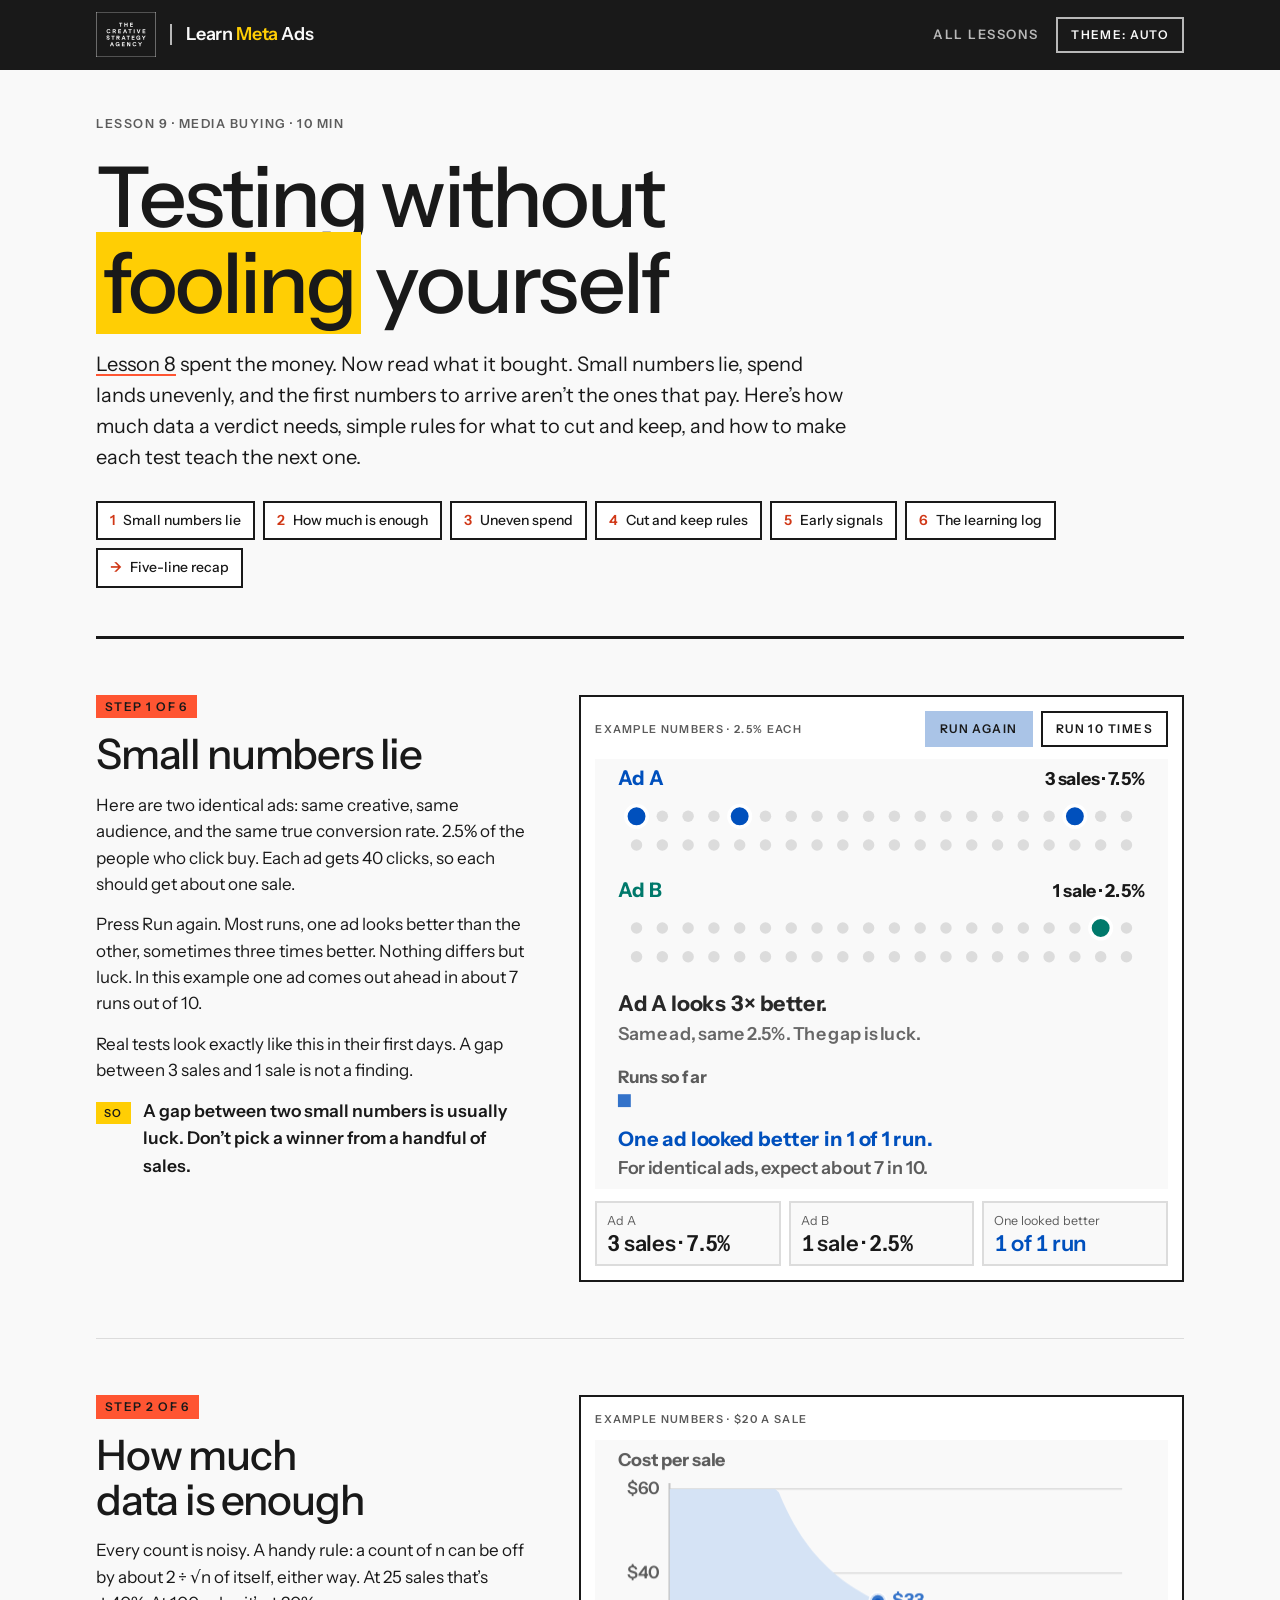
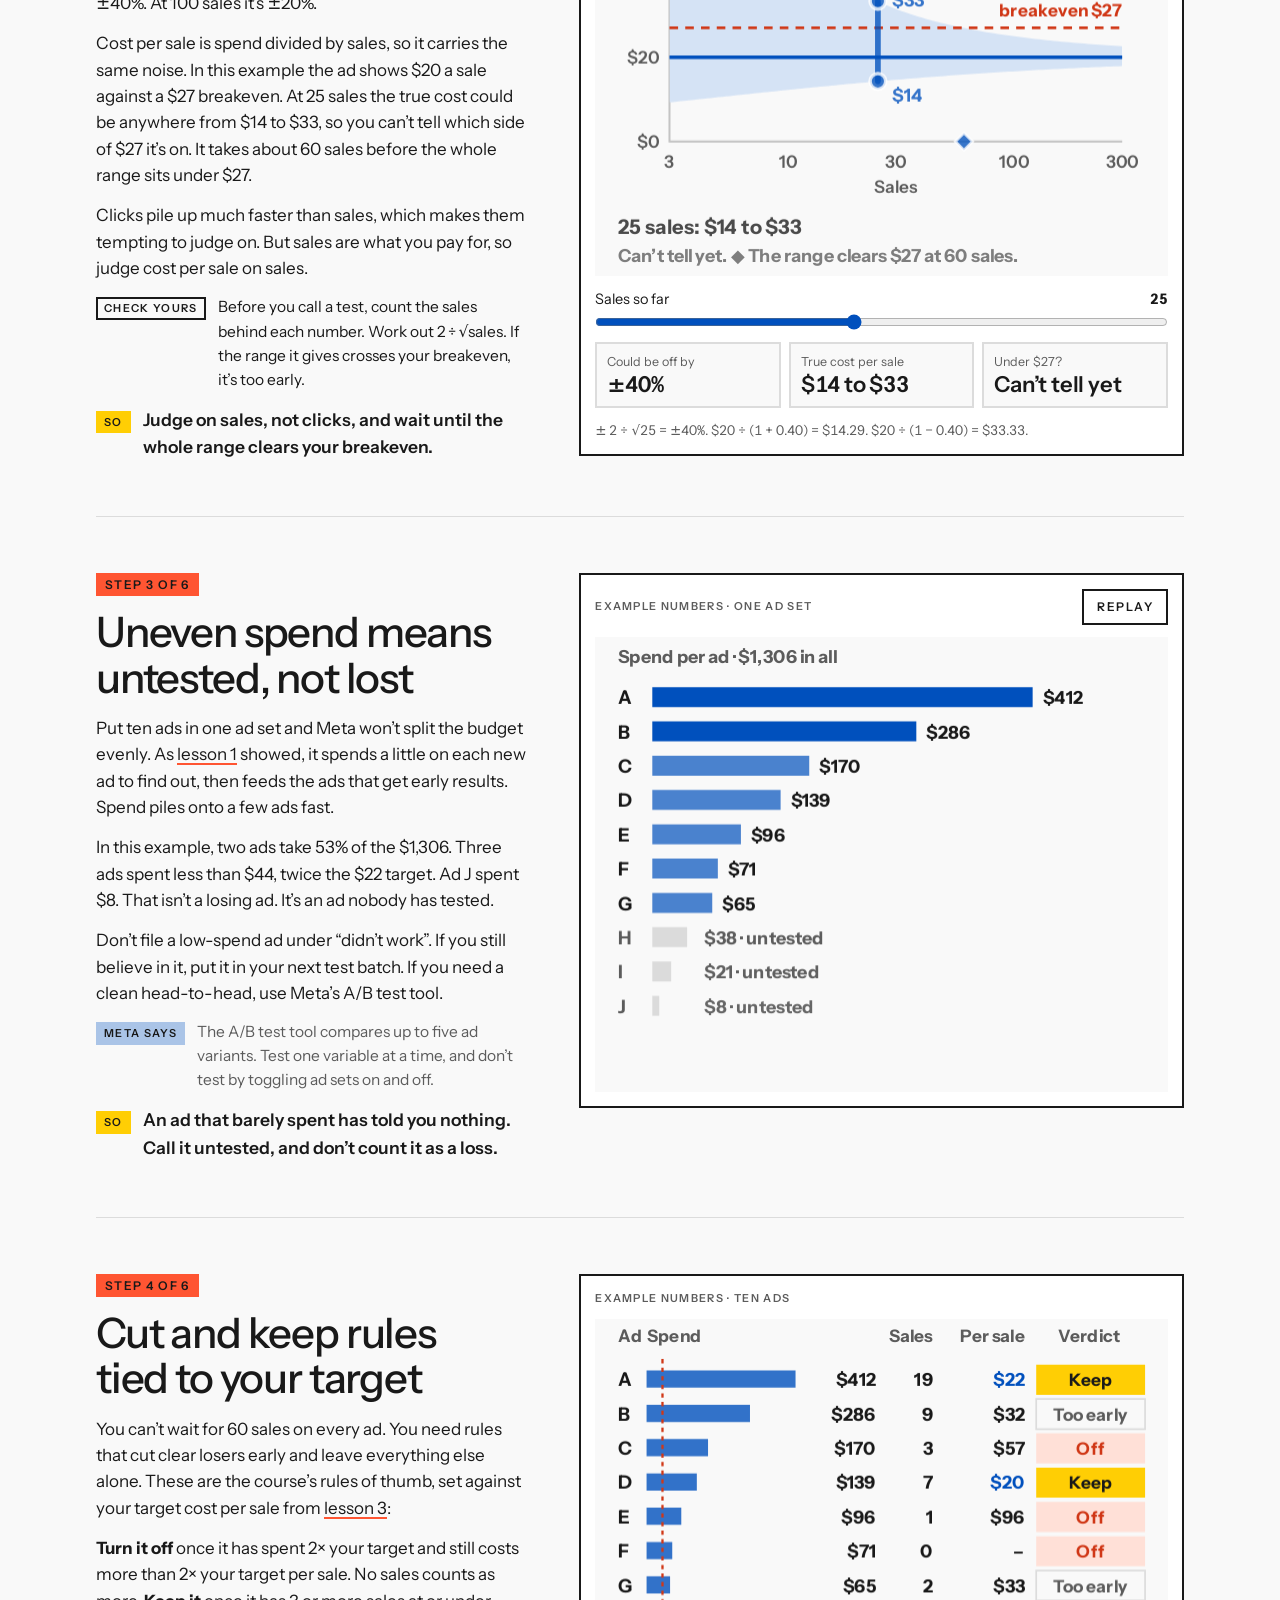
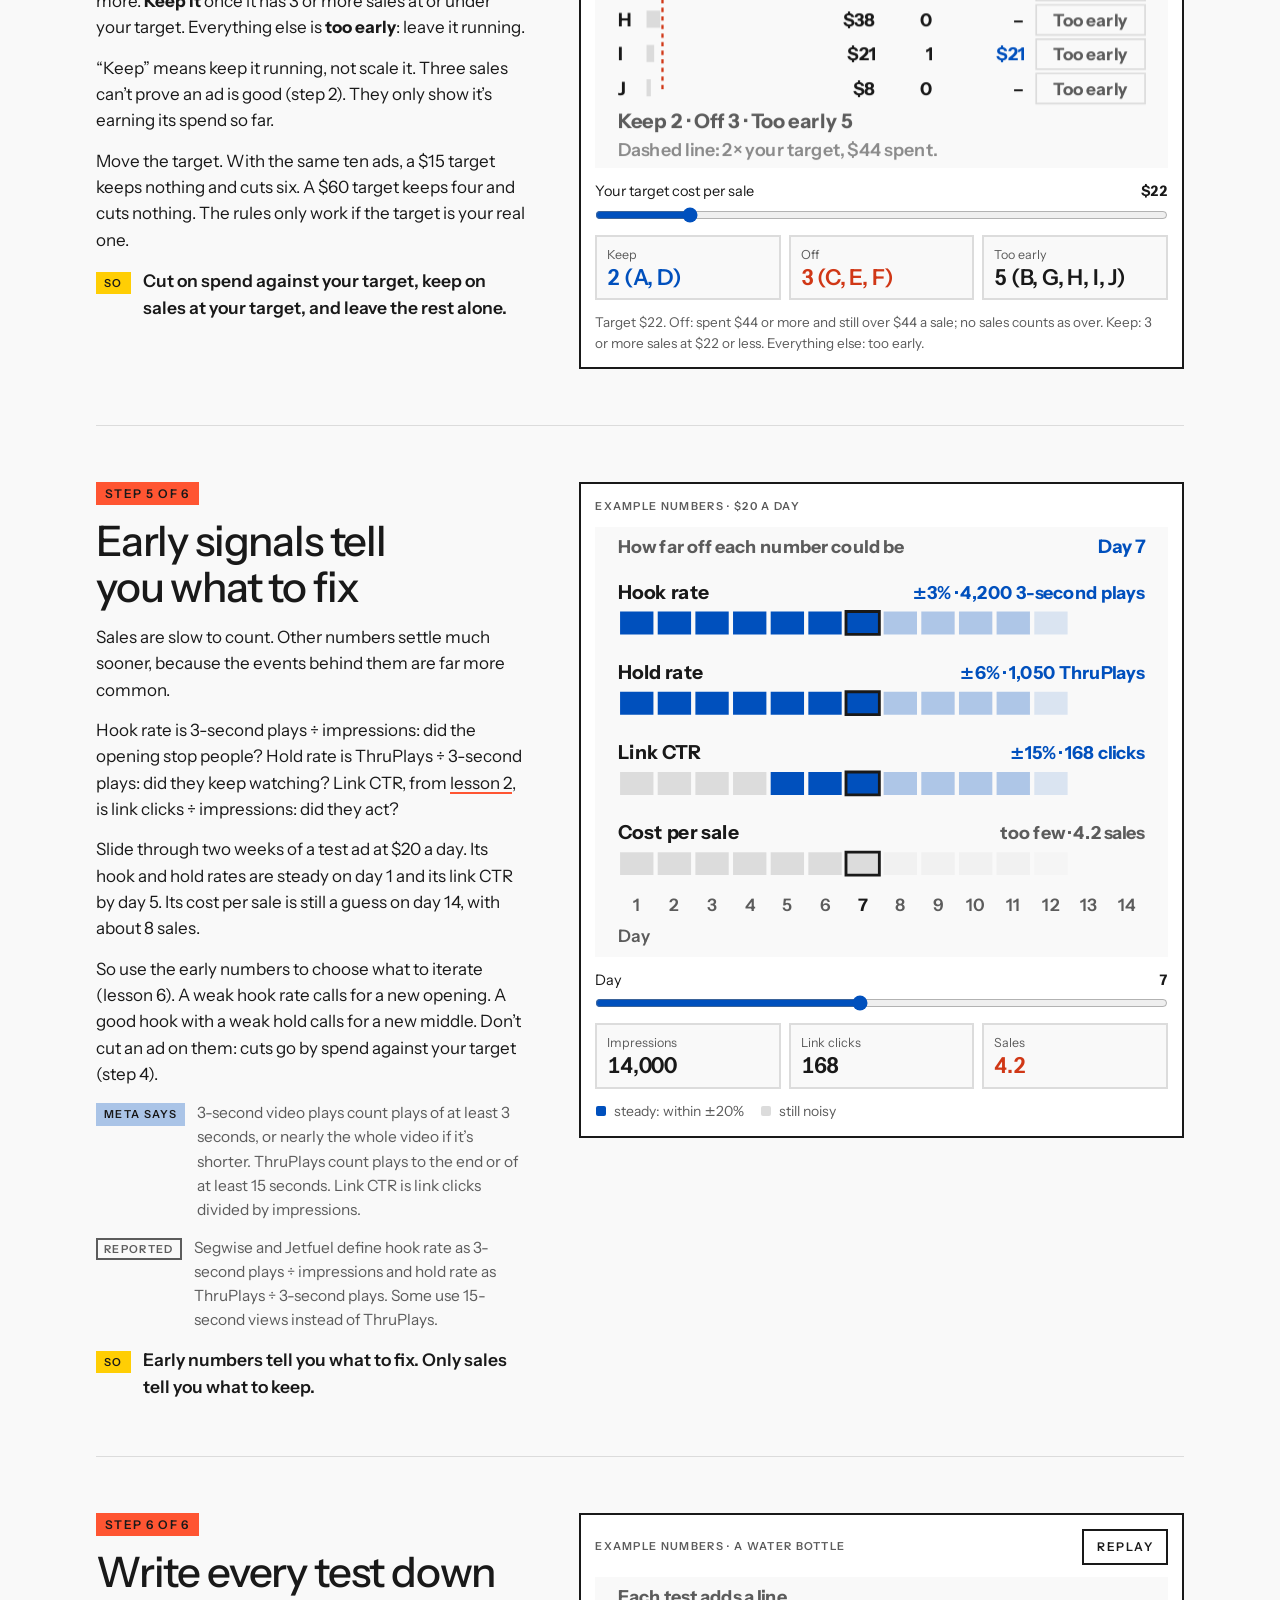
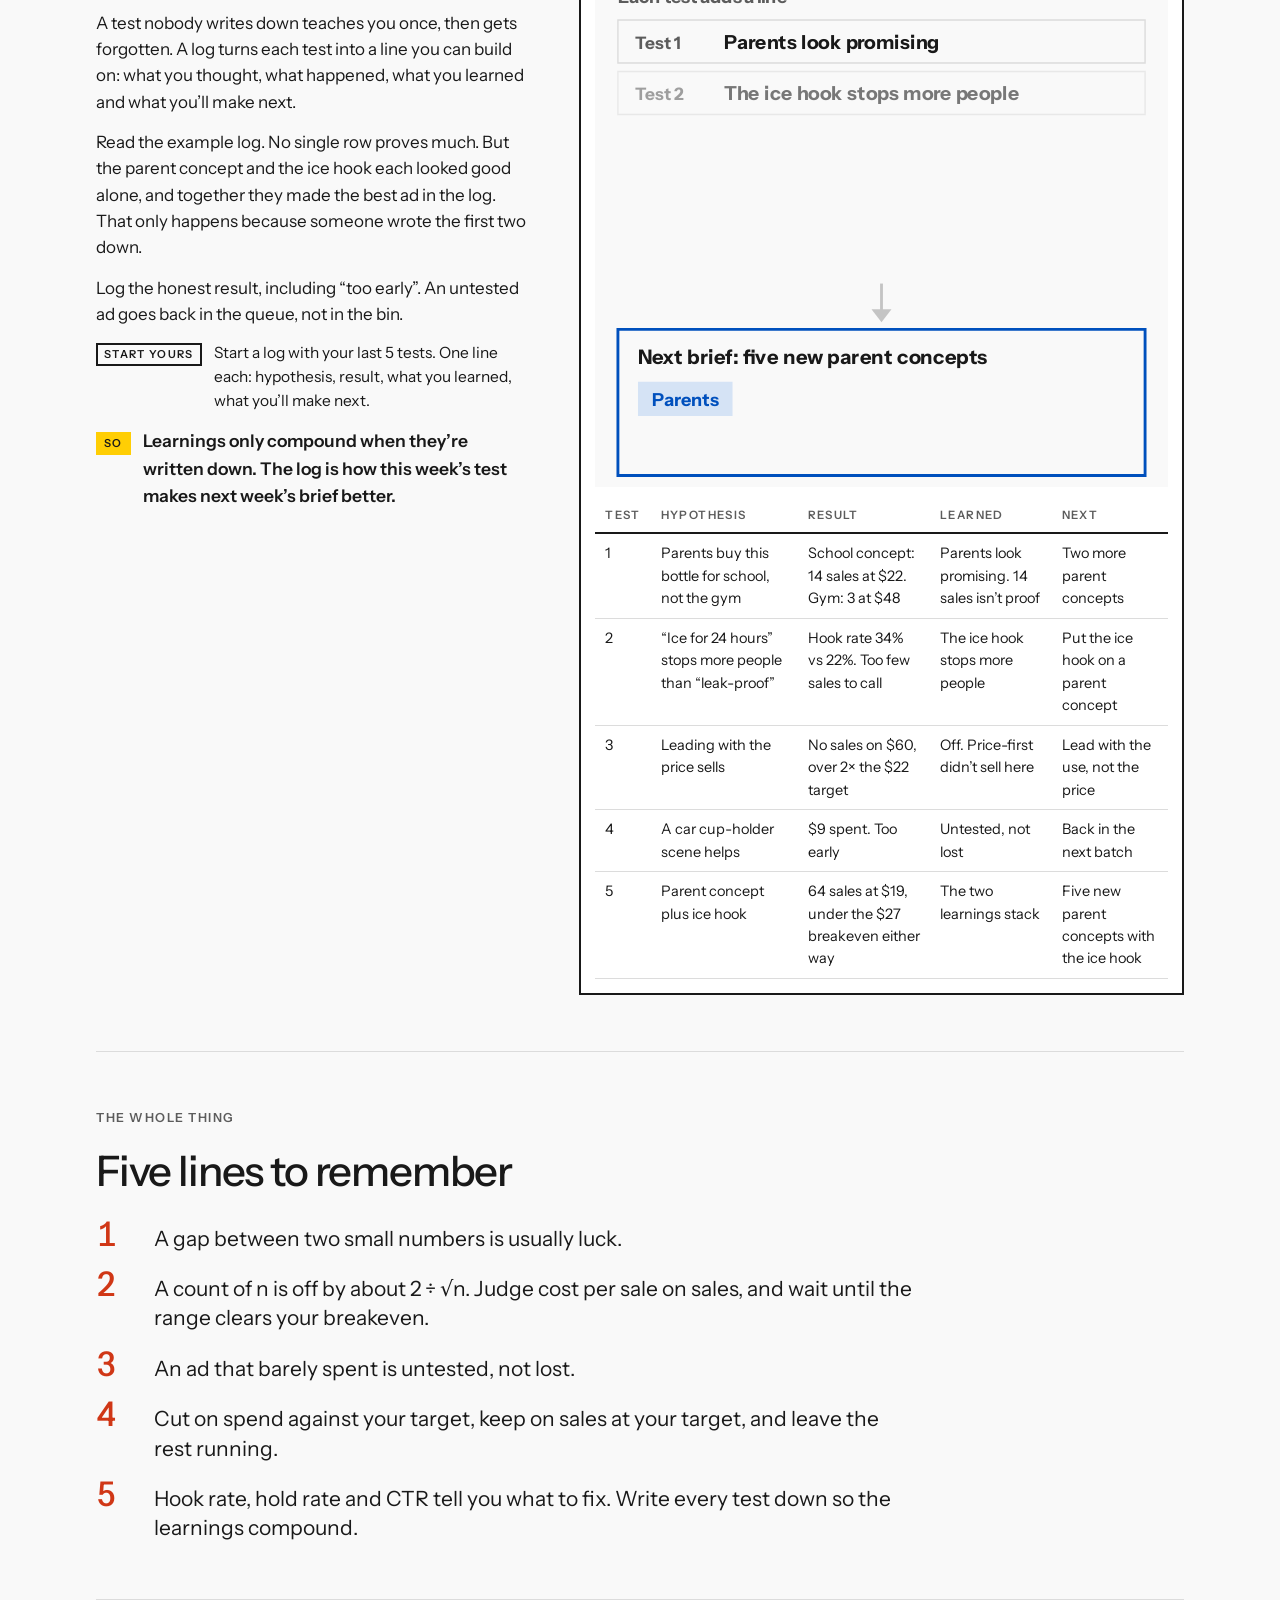
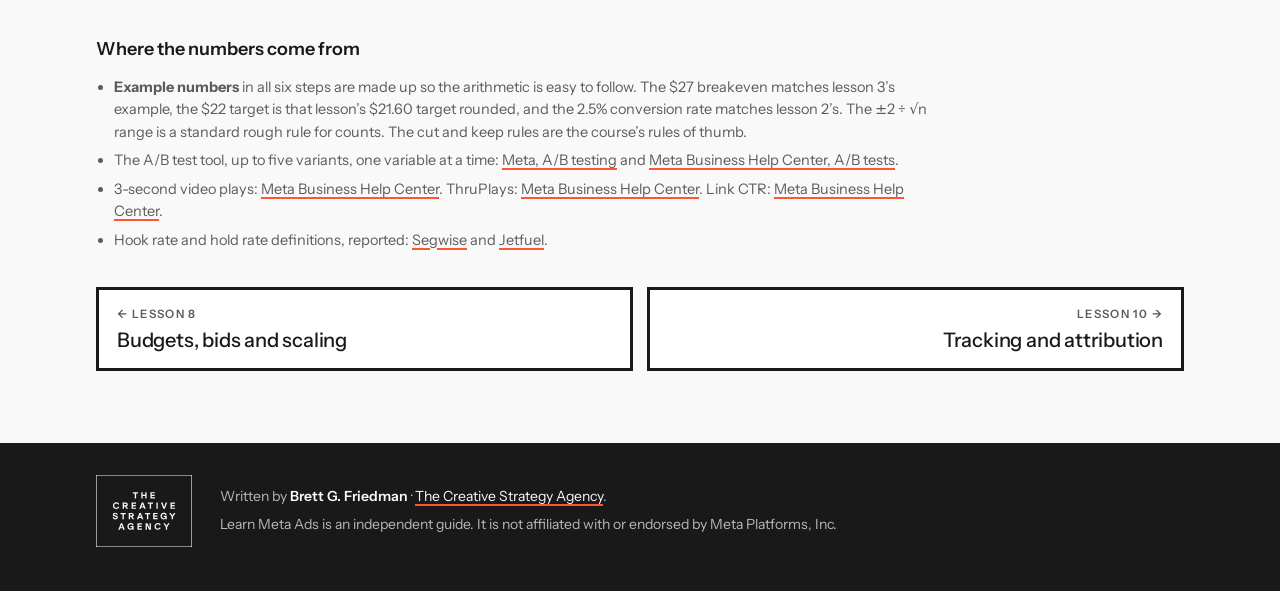
<file: testing/index.html>
<!doctype html>
<html lang="en">
<head>
<!-- head -->
<meta charset="utf-8">
<meta name="viewport" content="width=device-width, initial-scale=1, viewport-fit=cover">
<title>How to Test Meta Ads Without Fooling Yourself · Learn Meta Ads</title>
<meta name="description" content="Small numbers lie. How much data a verdict needs, and simple rules for cutting and keeping ads.">
<link rel="canonical" href="https://learnmetaads.com/testing/">
<meta property="og:type" content="article">
<meta property="og:site_name" content="Learn Meta Ads">
<meta property="og:title" content="How to Test Meta Ads Without Fooling Yourself · Learn Meta Ads">
<meta property="og:description" content="Small numbers lie. How much data a verdict needs, and simple rules for cutting and keeping ads.">
<meta property="og:url" content="https://learnmetaads.com/testing/">
<meta property="og:image" content="https://learnmetaads.com/og.png">
<meta name="twitter:card" content="summary_large_image">
<meta name="theme-color" content="#191919">
<link rel="icon" href="../favicon.svg" type="image/svg+xml">
<link rel="preconnect" href="https://fonts.googleapis.com">
<link rel="preconnect" href="https://fonts.gstatic.com" crossorigin>
<link rel="stylesheet" href="https://fonts.googleapis.com/css2?family=Instrument+Sans:ital,wght@0,400..700;1,400..700&display=swap">
<link rel="stylesheet" href="../assets/site.css">
<script>try{var t=localStorage.getItem('lma-theme');if(t==='light'||t==='dark')document.documentElement.dataset.theme=t}catch(e){}</script>
<script type="application/ld+json">{"@context": "https://schema.org", "@type": "Course", "@id": "https://learnmetaads.com/testing/#course", "name": "Testing without fooling yourself", "description": "Small numbers lie. How much data a verdict needs, and simple rules for cutting and keeping ads.", "url": "https://learnmetaads.com/testing/", "provider": {"@type": "Organization", "@id": "https://thecreativestrategyagency.com/#org", "name": "The Creative Strategy Agency", "alternateName": "TCSA", "url": "https://thecreativestrategyagency.com/"}, "author": {"@type": "Person", "@id": "https://thecreativestrategyagency.com/about/brett/#person", "name": "Brett G. Friedman", "jobTitle": "Founder", "worksFor": {"@id": "https://thecreativestrategyagency.com/#org"}}, "educationalLevel": "Beginner", "timeRequired": "PT10M", "isPartOf": {"@id": "https://learnmetaads.com/#course"}, "hasCourseInstance": [{"@type": "CourseInstance", "courseMode": "Online", "courseWorkload": "PT10M"}], "offers": [{"@type": "Offer", "category": "Free", "price": 0, "priceCurrency": "USD"}], "isAccessibleForFree": true, "inLanguage": "en"}</script>
<!-- /head -->
<style>@media (max-width:600px){.tbl.log table,.tbl.log tbody,.tbl.log tr,.tbl.log td{display:block}.tbl.log table{min-width:0}.tbl.log thead{display:none}.tbl.log tr{padding:10px 0;border-bottom:1px solid var(--line)}.tbl.log td{display:grid;grid-template-columns:7.5em 1fr;gap:10px;border:0;padding:3px 0}.tbl.log td::before{content:attr(data-k);font-family:var(--font);font-size:11.5px;letter-spacing:.12em;text-transform:uppercase;color:var(--muted);font-weight:600;padding-top:2px}.tbl.log td:first-child{font-weight:700}}</style>
</head>
<body>
<!-- bar -->
<header class="bar"><div class="bar-in">
<a class="mark" href="../" aria-label="Learn Meta Ads, home"><img src="../assets/tcsa-logo.svg" alt="" width="60" height="45"><span>Learn <b>Meta</b> Ads</span></a>
<nav class="bar-nav" aria-label="Site"><a href="../#lessons">All lessons</a><button class="btn" type="button" data-theme-btn>Theme: auto</button></nav>
</div></header>
<!-- /bar -->
<main class="wrap">
  <header class="hero">
    <p class="eyebrow">Lesson 9 · Media buying · 10 min</p>
    <h1>Testing without <span>fooling</span> yourself</h1>
    <p class="lede"><a href="../budgets-bids-scaling/">Lesson 8</a> spent the money. Now read what it bought. Small numbers lie, spend lands unevenly, and the first numbers to arrive aren’t the ones that pay. Here’s how much data a verdict needs, simple rules for what to cut and keep, and how to make each test teach the next one.</p>
    <ul class="toc">
      <li><a href="#s1"><b>1</b> Small numbers lie</a></li>
      <li><a href="#s2"><b>2</b> How much is enough</a></li>
      <li><a href="#s3"><b>3</b> Uneven spend</a></li>
      <li><a href="#s4"><b>4</b> Cut and keep rules</a></li>
      <li><a href="#s5"><b>5</b> Early signals</a></li>
      <li><a href="#s6"><b>6</b> The learning log</a></li>
      <li><a href="#recap"><b>→</b> Five-line recap</a></li>
    </ul>
  </header>

  <section class="step" id="s1">
    <div class="copy">
      <p class="stepno">Step 1 of 6</p>
      <h2>Small numbers lie</h2>
      <p>Here are two identical ads: same creative, same audience, and the same true conversion rate. 2.5% of the people who click buy. Each ad gets 40 clicks, so each should get about one sale.</p>
      <p>Press Run again. Most runs, one ad looks better than the other, sometimes three times better. Nothing differs but luck. In this example one ad comes out ahead in about 7 runs out of 10.</p>
      <p>Real tests look exactly like this in their first days. A gap between 3 sales and 1 sale is not a finding.</p>
      <p class="so"><span class="label">So</span><span>A gap between two small numbers is usually luck. Don’t pick a winner from a handful of sales.</span></p>
    </div>
    <figure class="stage">
      <div class="stage-head"><span class="tag">Example numbers · 2.5% each</span><div class="btns"><button class="btn primary" type="button" id="run1">Run again</button><button class="btn" type="button" id="run10">Run 10 times</button></div></div>
      <canvas role="img" aria-label="Two identical ads with 40 clicks each, drawn as dots. Clicks that became sales are filled in. A verdict line says how much better one ad looks, and a row of squares tallies the runs where one ad looked better than the other."></canvas>
      <dl class="readout" id="out1"></dl>
    </figure>
  </section>

  <section class="step" id="s2">
    <div class="copy">
      <p class="stepno">Step 2 of 6</p>
      <h2>How much data is enough</h2>
      <p>Every count is noisy. A handy rule: a count of n can be off by about 2 ÷ √n of itself, either way. At 25 sales that’s ±40%. At 100 sales it’s ±20%.</p>
      <p>Cost per sale is spend divided by sales, so it carries the same noise. In this example the ad shows $20 a sale against a $27 breakeven. At 25 sales the true cost could be anywhere from $14 to $33, so you can’t tell which side of $27 it’s on. It takes about 60 sales before the whole range sits under $27.</p>
      <p>Clicks pile up much faster than sales, which makes them tempting to judge on. But sales are what you pay for, so judge cost per sale on sales.</p>
      <p class="do"><span class="label">Check yours</span><span>Before you call a test, count the sales behind each number. Work out 2 ÷ √sales. If the range it gives crosses your breakeven, it’s too early.</span></p>
      <p class="so"><span class="label">So</span><span>Judge on sales, not clicks, and wait until the whole range clears your breakeven.</span></p>
    </div>
    <figure class="stage">
      <div class="stage-head"><span class="tag">Example numbers · $20 a sale</span></div>
      <canvas role="img" aria-label="A shaded band shows the range the true cost per sale could be in, around a measured $20, for 3 to 300 sales. The band is very wide at a few sales and narrows as sales grow. A dashed line marks the $27 breakeven; the band drops fully below it at 60 sales. A bar marks the number of sales you choose."></canvas>
      <div class="sliders one">
        <label for="n2"><span class="row"><span>Sales so far</span><output id="on2" for="n2">25</output></span><input id="n2" type="range" min="0" max="20" step="1" value="9" aria-valuetext="25 sales"></label>
      </div>
      <dl class="readout" id="out2"></dl>
      <p class="formula" id="f2" aria-live="polite"></p>
    </figure>
  </section>

  <section class="step" id="s3">
    <div class="copy">
      <p class="stepno">Step 3 of 6</p>
      <h2>Uneven spend means untested, not lost</h2>
      <p>Put ten ads in one ad set and Meta won’t split the budget evenly. As <a href="../how-creative-wins/">lesson 1</a> showed, it spends a little on each new ad to find out, then feeds the ads that get early results. Spend piles onto a few ads fast.</p>
      <p>In this example, two ads take 53% of the $1,306. Three ads spent less than $44, twice the $22 target. Ad J spent $8. That isn’t a losing ad. It’s an ad nobody has tested.</p>
      <p>Don’t file a low-spend ad under “didn’t work”. If you still believe in it, put it in your next test batch. If you need a clean head-to-head, use Meta’s A/B test tool.</p>
      <p class="data meta"><span class="label">Meta says</span><span>The A/B test tool compares up to five ad variants. Test one variable at a time, and don’t test by toggling ad sets on and off.</span></p>
      <p class="so"><span class="label">So</span><span>An ad that barely spent has told you nothing. Call it untested, and don’t count it as a loss.</span></p>
    </div>
    <figure class="stage">
      <div class="stage-head"><span class="tag">Example numbers · one ad set</span><div class="btns"><button class="btn" type="button" data-replay>Replay</button></div></div>
      <canvas role="img" aria-label="Spend for ten ads in one ad set, sorted from most to least. Ad A spent $412 and ad B $286, together 53% of the $1,306. A dashed line marks $44, twice the $22 target. Ads H, I and J spent less than that and are marked untested."></canvas>
    </figure>
  </section>

  <section class="step" id="s4">
    <div class="copy">
      <p class="stepno">Step 4 of 6</p>
      <h2>Cut and keep rules tied to your target</h2>
      <p>You can’t wait for 60 sales on every ad. You need rules that cut clear losers early and leave everything else alone. These are the course’s rules of thumb, set against your target cost per sale from <a href="../what-you-can-pay/">lesson 3</a>:</p>
      <p><b>Turn it off</b> once it has spent 2× your target and still costs more than 2× your target per sale. No sales counts as more. <b>Keep it</b> once it has 3 or more sales at or under your target. Everything else is <b>too early</b>: leave it running.</p>
      <p>“Keep” means keep it running, not scale it. Three sales can’t prove an ad is good (step 2). They only show it’s earning its spend so far.</p>
      <p>Move the target. With the same ten ads, a $15 target keeps nothing and cuts six. A $60 target keeps four and cuts nothing. The rules only work if the target is your real one.</p>
      <p class="so"><span class="label">So</span><span>Cut on spend against your target, keep on sales at your target, and leave the rest alone.</span></p>
    </div>
    <figure class="stage">
      <div class="stage-head"><span class="tag">Example numbers · ten ads</span></div>
      <canvas role="img" aria-label="Ten ads in rows, each with its spend, sales, cost per sale and a verdict: keep, off or too early. A dashed line on the spend bars marks twice your target. At a $22 target, ads A and D are kept, C, E and F are turned off, and the other five are too early."></canvas>
      <div class="sliders one">
        <label for="t4"><span class="row"><span>Your target cost per sale</span><output id="ot4" for="t4">$22</output></span><input id="t4" type="range" min="15" max="60" step="1" value="22"></label>
      </div>
      <dl class="readout" id="out4"></dl>
      <p class="formula" id="f4" aria-live="polite"></p>
    </figure>
  </section>

  <section class="step" id="s5">
    <div class="copy">
      <p class="stepno">Step 5 of 6</p>
      <h2>Early signals tell you what to fix</h2>
      <p>Sales are slow to count. Other numbers settle much sooner, because the events behind them are far more common.</p>
      <p>Hook rate is 3-second plays ÷ impressions: did the opening stop people? Hold rate is ThruPlays ÷ 3-second plays: did they keep watching? Link CTR, from <a href="../the-numbers/">lesson 2</a>, is link clicks ÷ impressions: did they act?</p>
      <p>Slide through two weeks of a test ad at $20 a day. Its hook and hold rates are steady on day 1 and its link CTR by day 5. Its cost per sale is still a guess on day 14, with about 8 sales.</p>
      <p>So use the early numbers to choose what to iterate (lesson 6). A weak hook rate calls for a new opening. A good hook with a weak hold calls for a new middle. Don’t cut an ad on them: cuts go by spend against your target (step 4).</p>
      <p class="data meta"><span class="label">Meta says</span><span>3-second video plays count plays of at least 3 seconds, or nearly the whole video if it’s shorter. ThruPlays count plays to the end or of at least 15 seconds. Link CTR is link clicks divided by impressions.</span></p>
      <p class="data rep"><span class="label">Reported</span><span>Segwise and Jetfuel define hook rate as 3-second plays ÷ impressions and hold rate as ThruPlays ÷ 3-second plays. Some use 15-second views instead of ThruPlays.</span></p>
      <p class="so"><span class="label">So</span><span>Early numbers tell you what to fix. Only sales tell you what to keep.</span></p>
    </div>
    <figure class="stage">
      <div class="stage-head"><span class="tag">Example numbers · $20 a day</span></div>
      <canvas role="img" aria-label="Four lanes over 14 days: hook rate, hold rate, link CTR and cost per sale. A day turns solid once that number is within 20% either way. Hook and hold rate are solid from day 1, link CTR from day 5, and cost per sale never in the 14 days."></canvas>
      <div class="sliders one">
        <label for="d5"><span class="row"><span>Day</span><output id="od5" for="d5">7</output></span><input id="d5" type="range" min="1" max="14" step="1" value="7"></label>
      </div>
      <dl class="readout" id="out5"></dl>
      <ul class="legend">
        <li><svg width="12" height="12" viewBox="0 0 12 12" aria-hidden="true"><rect x="1" y="1" width="10" height="10" rx="2" style="fill:var(--you)"/></svg>steady: within ±20%</li>
        <li><svg width="12" height="12" viewBox="0 0 12 12" aria-hidden="true"><rect x="1" y="1" width="10" height="10" rx="2" style="fill:var(--line)"/></svg>still noisy</li>
      </ul>
    </figure>
  </section>

  <section class="step" id="s6">
    <div class="copy">
      <p class="stepno">Step 6 of 6</p>
      <h2>Write every test down</h2>
      <p>A test nobody writes down teaches you once, then gets forgotten. A log turns each test into a line you can build on: what you thought, what happened, what you learned and what you’ll make next.</p>
      <p>Read the example log. No single row proves much. But the parent concept and the ice hook each looked good alone, and together they made the best ad in the log. That only happens because someone wrote the first two down.</p>
      <p>Log the honest result, including “too early”. An untested ad goes back in the queue, not in the bin.</p>
      <p class="do"><span class="label">Start yours</span><span>Start a log with your last 5 tests. One line each: hypothesis, result, what you learned, what you’ll make next.</span></p>
      <p class="so"><span class="label">So</span><span>Learnings only compound when they’re written down. The log is how this week’s test makes next week’s brief better.</span></p>
    </div>
    <figure class="stage">
      <div class="stage-head"><span class="tag">Example numbers · a water bottle</span><div class="btns"><button class="btn" type="button" data-replay>Replay</button></div></div>
      <canvas role="img" aria-label="Five test lines stack up one at a time: parents look promising, the ice hook stops more people, leading with price didn’t sell, one ad is untested and back in the queue, and parents plus the ice hook work together. Each line drops a tag into the next brief."></canvas>
      <div class="tbl log">
        <table>
          <thead><tr><th>Test</th><th>Hypothesis</th><th>Result</th><th>Learned</th><th>Next</th></tr></thead>
          <tbody>
            <tr><td data-k="Test">1</td><td data-k="Hypothesis">Parents buy this bottle for school, not the gym</td><td data-k="Result">School concept: 14 sales at $22. Gym: 3 at $48</td><td data-k="Learned">Parents look promising. 14 sales isn’t proof</td><td data-k="Next">Two more parent concepts</td></tr>
            <tr><td data-k="Test">2</td><td data-k="Hypothesis">“Ice for 24 hours” stops more people than “leak-proof”</td><td data-k="Result">Hook rate 34% vs 22%. Too few sales to call</td><td data-k="Learned">The ice hook stops more people</td><td data-k="Next">Put the ice hook on a parent concept</td></tr>
            <tr><td data-k="Test">3</td><td data-k="Hypothesis">Leading with the price sells</td><td data-k="Result">No sales on $60, over 2× the $22 target</td><td data-k="Learned">Off. Price-first didn’t sell here</td><td data-k="Next">Lead with the use, not the price</td></tr>
            <tr><td data-k="Test">4</td><td data-k="Hypothesis">A car cup-holder scene helps</td><td data-k="Result">$9 spent. Too early</td><td data-k="Learned">Untested, not lost</td><td data-k="Next">Back in the next batch</td></tr>
            <tr><td data-k="Test">5</td><td data-k="Hypothesis">Parent concept plus ice hook</td><td data-k="Result">64 sales at $19, under the $27 breakeven either way</td><td data-k="Learned">The two learnings stack</td><td data-k="Next">Five new parent concepts with the ice hook</td></tr>
          </tbody>
        </table>
      </div>
    </figure>
  </section>

  <section class="recap" id="recap">
    <p class="eyebrow">The whole thing</p>
    <h2>Five lines to remember</h2>
    <ol>
      <li><span>A gap between two small numbers is usually luck.</span></li>
      <li><span>A count of n is off by about 2 ÷ √n. Judge cost per sale on sales, and wait until the range clears your breakeven.</span></li>
      <li><span>An ad that barely spent is untested, not lost.</span></li>
      <li><span>Cut on spend against your target, keep on sales at your target, and leave the rest running.</span></li>
      <li><span>Hook rate, hold rate and CTR tell you what to fix. Write every test down so the learnings compound.</span></li>
    </ol>
  </section>
  <footer class="sources">
    <h3>Where the numbers come from</h3>
    <ul>
      <li><b>Example numbers</b> in all six steps are made up so the arithmetic is easy to follow. The $27 breakeven matches lesson 3’s example, the $22 target is that lesson’s $21.60 target rounded, and the 2.5% conversion rate matches lesson 2’s. The ±2 ÷ √n range is a standard rough rule for counts. The cut and keep rules are the course’s rules of thumb.</li>
      <li>The A/B test tool, up to five variants, one variable at a time: <a href="https://www.facebook.com/business/measurement/ab-testing">Meta, A/B testing</a> and <a href="https://www.facebook.com/business/help/1738164643098669">Meta Business Help Center, A/B tests</a>.</li>
      <li>3-second video plays: <a href="https://en-gb.facebook.com/business/help/1792720544284355">Meta Business Help Center</a>. ThruPlays: <a href="https://www.facebook.com/business/help/2051461368219124">Meta Business Help Center</a>. Link CTR: <a href="https://en-gb.facebook.com/business/help/877711998984611">Meta Business Help Center</a>.</li>
      <li>Hook rate and hold rate definitions, reported: <a href="https://segwise.ai/blog/why-is-my-meta-cpm-so-high">Segwise</a> and <a href="https://jetfuel.agency/creative-performance-metrics-for-dtc-video-ads-hold-rate-thumbstop-and-thruplay-benchmarks-2026/">Jetfuel</a>.</li>
    </ul>
  </footer>

<!-- pager -->
<nav class="pager" aria-label="Lessons">
<a class="prev" href="../budgets-bids-scaling/"><small>← Lesson 8</small><span>Budgets, bids and scaling</span></a>
<a class="next" href="../tracking-attribution/"><small>Lesson 10 →</small><span>Tracking and attribution</span></a>
</nav>
<!-- /pager -->
</main>
<!-- foot -->
<footer class="foot"><div class="foot-in">
<a class="foot-logo" href="https://thecreativestrategyagency.com/" aria-label="The Creative Strategy Agency"><img src="../assets/tcsa-logo.svg" alt="" width="96" height="72"></a>
<div class="foot-text">
<p>Written by <b>Brett G. Friedman</b> · <a href="https://thecreativestrategyagency.com/">The Creative Strategy Agency</a>.</p>
<p>Learn Meta Ads is an independent guide. It is not affiliated with or endorsed by Meta Platforms, Inc.</p>
</div>
</div></footer>
<!-- /foot -->
<script src="../assets/engine.js"></script>
<script>
(() => {
'use strict';
const {C, TAU, clamp, seg, easeIO, easeOut, rng, rrect, txt, measure, money, num, scene} = LMA;

function wrap(ctx, s, x, y, maxW, lh, o){
  let line = '', yy = y;
  for (const w of s.split(' ')){
    const t = line ? line + ' ' + w : w;
    if (line && measure(ctx, t, o.size, o.w) > maxW){ txt(ctx, line, x, yy, o); line = w; yy += lh; }
    else line = t;
  }
  if (line) txt(ctx, line, x, yy, o);
  return yy;
}
function dot(ctx, x, y, r, col, a = 1){
  ctx.save(); ctx.globalAlpha *= a; ctx.fillStyle = col; ctx.strokeStyle = C.surface; ctx.lineWidth = 2.5;
  ctx.beginPath(); ctx.arc(x, y, r, 0, TAU); ctx.fill(); ctx.stroke(); ctx.restore();
}
function diamond(ctx, x, y, r, col, a = 1){
  ctx.save(); ctx.globalAlpha *= a; ctx.fillStyle = col; ctx.strokeStyle = C.surface; ctx.lineWidth = 2;
  ctx.beginPath(); ctx.moveTo(x, y - r); ctx.lineTo(x + r, y); ctx.lineTo(x, y + r); ctx.lineTo(x - r, y); ctx.closePath(); ctx.fill(); ctx.stroke(); ctx.restore();
}
function readout(id, rows){
  document.getElementById(id).innerHTML = rows.map(([k, v, c]) => `<div${c ? ` class="${c}"` : ''}><dt>${k}</dt><dd>${v}</dd></div>`).join('');
}
const plural = (n, w) => `${n} ${w}${n === 1 ? '' : 's'}`;
const BE = 27;

/* ---------- 1 · small numbers lie ---------- */
const CR1 = .025, N1 = 40;
/* chance two identical ads end with different sale counts */
const PD1 = (() => {
  let same = 0;
  for (let k = 0; k <= N1; k++){
    let c = 1; for (let j = 0; j < k; j++) c = c * (N1 - j) / (j + 1);
    const p = c * CR1 ** k * (1 - CR1) ** (N1 - k);
    same += p * p;
  }
  return 1 - same;
})();
const st1 = {run:0, a:[], b:[], hist:[]};
function sample1(run){
  const r = rng(9000 + run), a = [], b = [];
  for (let i = 0; i < N1; i++) a.push(r() < CR1);
  for (let i = 0; i < N1; i++) b.push(r() < CR1);
  return {a, b};
}
const cnt = arr => arr.filter(Boolean).length;
function verdict1(){
  const sa = cnt(st1.a), sb = cnt(st1.b);
  if (sa === sb) return [`A tie: ${plural(sa, 'sale')} each.`, 'This time the luck evened out.'];
  const [w, l, sw, sl] = sa > sb ? ['A', 'B', sa, sb] : ['B', 'A', sb, sa];
  if (sl === 0) return [`Ad ${w} got ${plural(sw, 'sale')}. Ad ${l} got none.`, 'Same ad, same 2.5%. The gap is luck.'];
  const r = sw / sl;
  return [`Ad ${w} looks ${Number.isInteger(r) ? r : num(r, 1)}× better.`, 'Same ad, same 2.5%. The gap is luck.'];
}
const GX1 = i => 29 + (i % 20) * 18;
function adRow(ctx, t, name, arr, y, col){
  const s = cnt(arr);
  txt(ctx, name, 16, y, {size:14, w:850, color:col});
  txt(ctx, `${plural(s, 'sale')} · ${num(s / N1 * 100, 1)}%`, 384, y, {size:12.5, w:800, align:'right', color:C.ink, alpha:seg(t, .95, 1.2)});
  arr.forEach((hit, i) => {
    const a = seg(t, .05 + i * .022, .12 + i * .022), x = GX1(i), yy = y + 22 + Math.floor(i / 20) * 20;
    if (a <= 0) return;
    if (hit){
      const p = easeOut(seg(t, .12 + i * .022, .3 + i * .022));
      dot(ctx, x, yy, 4 + 3.5 * p, col, a);
    } else {
      ctx.save(); ctx.globalAlpha *= a; ctx.fillStyle = C.line;
      ctx.beginPath(); ctx.arc(x, yy, 4, 0, TAU); ctx.fill(); ctx.restore();
    }
  });
}
const s1 = scene('s1', {H:300, dur:1.6, draw(ctx, t){
  adRow(ctx, t, 'Ad A', st1.a, 18, C.you);
  adRow(ctx, t, 'Ad B', st1.b, 96, C.alt);
  const v = verdict1(), va = easeOut(seg(t, 1.0, 1.4));
  txt(ctx, v[0], 16, 176, {size:15, w:850, alpha:va});
  txt(ctx, v[1], 16, 196, {size:12.5, w:600, color:C.muted, alpha:va});
  /* tally of runs */
  const H = st1.hist.slice(-30), off = st1.hist.length - H.length;
  txt(ctx, st1.hist.length > 30 ? `Last 30 of ${st1.hist.length} runs` : 'Runs so far', 16, 226, {size:12, w:700, color:C.muted});
  H.forEach((g, i) => {
    const last = off + i === st1.hist.length - 1, a = last ? seg(t, 1.0, 1.3) : 1;
    ctx.save(); ctx.globalAlpha *= a;
    rrect(ctx, 16 + i * 12, 234, 9, 9, 2);
    if (g){ ctx.fillStyle = C.you; ctx.fill(); }
    else { ctx.strokeStyle = C.faint; ctx.lineWidth = 1.4; ctx.stroke(); }
    ctx.restore();
  });
  const g = st1.hist.reduce((s, x) => s + x, 0), n = st1.hist.length;
  txt(ctx, `One ad looked better in ${g} of ${plural(n, 'run')}.`, 16, 270, {size:14, w:850, color:C.you});
  txt(ctx, `For identical ads, expect about ${Math.round(PD1 * 10)} in 10.`, 16, 290, {size:12.5, w:600, color:C.muted});
}});
function go1(k, animate){
  for (let j = 0; j < k; j++){
    const {a, b} = sample1(st1.run);
    st1.run++;
    st1.a = a; st1.b = b;
    st1.hist.push(cnt(a) === cnt(b) ? 0 : 1);
  }
  const sa = cnt(st1.a), sb = cnt(st1.b), g = st1.hist.reduce((s, x) => s + x, 0);
  readout('out1', [
    ['Ad A', `${plural(sa, 'sale')} · ${num(sa / N1 * 100, 1)}%`],
    ['Ad B', `${plural(sb, 'sale')} · ${num(sb / N1 * 100, 1)}%`],
    ['One looked better', `${g} of ${plural(st1.hist.length, 'run')}`, 'hot']
  ]);
  if (animate) s1.play(); else s1.still();
}
document.getElementById('run1').addEventListener('click', () => go1(1, true));
document.getElementById('run10').addEventListener('click', () => go1(10, true));
go1(1, false);

/* ---------- 2 · how much data is enough ---------- */
const NS2 = [3, 4, 5, 6, 8, 10, 12, 15, 20, 25, 30, 40, 50, 60, 75, 100, 125, 150, 200, 250, 300];
const M2 = 20;
const lo2 = n => M2 / (1 + 2 / Math.sqrt(n));
const hi2 = n => { const e = 2 / Math.sqrt(n); return e >= 1 ? Infinity : M2 / (1 - e); };
const CLEAR2 = NS2.find(n => hi2(n) <= BE);
const P2 = {x0:52, x1:368, y0:34, y1:210, ymax:60};
const X2 = n => P2.x0 + (Math.log(n) - Math.log(3)) / (Math.log(300) - Math.log(3)) * (P2.x1 - P2.x0);
const Y2 = v => P2.y1 - Math.min(v, P2.ymax) / P2.ymax * (P2.y1 - P2.y0);
const st2 = {n:25};
const s2 = scene('s2', {H:304, dur:1.8, draw(ctx, t){
  /* frame */
  ctx.save(); ctx.strokeStyle = C.line; ctx.lineWidth = 1;
  for (const v of [0, 20, 40, 60]){ ctx.beginPath(); ctx.moveTo(P2.x0, Y2(v)); ctx.lineTo(P2.x1, Y2(v)); ctx.stroke(); }
  ctx.strokeStyle = C.faint; ctx.lineWidth = 1.4;
  ctx.beginPath(); ctx.moveTo(P2.x0, P2.y0 - 4); ctx.lineTo(P2.x0, P2.y1); ctx.lineTo(P2.x1, P2.y1); ctx.stroke();
  ctx.restore();
  for (const v of [0, 20, 40, 60]) txt(ctx, '$' + v, P2.x0 - 7, Y2(v) + 4, {size:12, w:600, align:'right', color:C.muted});
  for (const v of [3, 10, 30, 100, 300]) txt(ctx, String(v), X2(v), P2.y1 + 18, {size:12, w:600, align:'center', color:C.muted});
  txt(ctx, 'Cost per sale', 16, 18, {size:12.5, w:700, color:C.muted});
  txt(ctx, 'Sales', (P2.x0 + P2.x1) / 2, 246, {size:12, w:600, align:'center', color:C.muted});
  /* the band */
  const d = easeIO(seg(t, .05, 1.1)), a = easeOut(seg(t, 1.0, 1.6));
  const nEnd = 3 * Math.pow(100, d), steps = 120, pts = [];
  for (let i = 0; i <= steps; i++) pts.push(3 * Math.pow(nEnd / 3, i / steps));
  ctx.save();
  ctx.beginPath(); ctx.rect(P2.x0, P2.y0, P2.x1 - P2.x0, P2.y1 - P2.y0); ctx.clip();
  ctx.beginPath();
  pts.forEach((n, i) => { const x = X2(n), y = Y2(hi2(n)); i ? ctx.lineTo(x, y) : ctx.moveTo(x, y); });
  for (let i = pts.length - 1; i >= 0; i--) ctx.lineTo(X2(pts[i]), Y2(lo2(pts[i])));
  ctx.closePath(); ctx.fillStyle = C.yousoft; ctx.fill();
  ctx.restore();
  /* measured and breakeven */
  ctx.save(); ctx.strokeStyle = C.you; ctx.lineWidth = 2.4;
  ctx.beginPath(); ctx.moveTo(P2.x0, Y2(M2)); ctx.lineTo(P2.x0 + (P2.x1 - P2.x0) * d, Y2(M2)); ctx.stroke();
  ctx.strokeStyle = C.loss; ctx.lineWidth = 2; ctx.setLineDash([6, 5]);
  ctx.beginPath(); ctx.moveTo(P2.x0, Y2(BE)); ctx.lineTo(P2.x1, Y2(BE)); ctx.stroke();
  ctx.restore();
  txt(ctx, 'breakeven $27', P2.x1, Y2(BE) - 8, {size:12, w:700, align:'right', color:C.loss});
  diamond(ctx, X2(CLEAR2), P2.y1, 6, C.you, a);
  /* the chosen count */
  const n = st2.n, x = X2(n), lo = lo2(n), hi = hi2(n), yTop = Y2(hi), yBot = Y2(lo);
  ctx.save(); ctx.globalAlpha *= a; ctx.strokeStyle = C.you; ctx.lineWidth = 4; ctx.lineCap = 'round';
  ctx.beginPath(); ctx.moveTo(x, yTop); ctx.lineTo(x, yBot); ctx.stroke(); ctx.restore();
  dot(ctx, x, yBot, 5.5, C.you, a);
  if (hi <= P2.ymax) dot(ctx, x, yTop, 5.5, C.you, a);
  const right = x < 300, lx = right ? x + 10 : x - 10, al = right ? 'left' : 'right';
  txt(ctx, hi === Infinity ? '↑ no limit' : hi > P2.ymax ? `↑ ${money(hi)}` : money(hi), lx, hi > P2.ymax ? P2.y0 + 12 : yTop + 4, {size:12.5, w:850, align:al, color:C.you, alpha:a});
  txt(ctx, money(lo), lx, yBot + 14, {size:12.5, w:850, align:al, color:C.you, alpha:a});
  /* verdict */
  const clear = hi <= BE;
  txt(ctx, `${n} sales: ${money(lo)} to ${hi === Infinity ? 'no upper limit' : money(hi)}`, 16, 274, {size:14, w:850, alpha:a});
  txt(ctx, clear ? 'Under $27 either way.' : `Can’t tell yet. ◆ The range clears $27 at ${CLEAR2} sales.`, 16, 294, {size:12.5, w:700, color:clear ? C.you : C.muted, alpha:a});
}});
function set2(i){
  const n = NS2[i], e = 2 / Math.sqrt(n), lo = lo2(n), hi = hi2(n);
  st2.n = n;
  const inp = document.getElementById('n2');
  document.getElementById('on2').textContent = n;
  inp.setAttribute('aria-valuetext', `${n} sales`);
  readout('out2', [
    ['Could be off by', `±${Math.round(e * 100)}%`],
    ['True cost per sale', `${money(lo)} to ${hi === Infinity ? 'no limit' : money(hi)}`],
    ['Under $27?', hi <= BE ? 'Yes, either way' : 'Can’t tell yet', hi <= BE ? 'hot' : '']
  ]);
  document.getElementById('f2').textContent = e >= 1
    ? `± 2 ÷ √${n} = ±${Math.round(e * 100)}%. That’s more than 100%, so there’s no upper limit: the true cost could be anything above ${money(lo)}.`
    : `± 2 ÷ √${n} = ±${Math.round(e * 100)}%. $20 ÷ (1 + ${num(e, 2)}) = ${money(lo, 2)}. $20 ÷ (1 − ${num(e, 2)}) = ${money(hi, 2)}.`;
  s2.still();
}
document.getElementById('n2').addEventListener('input', e => set2(+e.target.value));
set2(9);

/* ---------- the same ten ads for steps 3 and 4 ---------- */
const ADS = [
  {id:'A', sp:412, s:19}, {id:'B', sp:286, s:9}, {id:'C', sp:170, s:3}, {id:'D', sp:139, s:7}, {id:'E', sp:96, s:1},
  {id:'F', sp:71, s:0}, {id:'G', sp:65, s:2}, {id:'H', sp:38, s:0}, {id:'I', sp:21, s:1}, {id:'J', sp:8, s:0}
];
const TOTAL = ADS.reduce((s, a) => s + a.sp, 0);
const TGT = 22; // lesson 3’s $21.60 target, rounded

/* ---------- 3 · uneven spend ---------- */
const BX3 = sp => 40 + sp / 450 * 290;
const s3 = scene('s3', {H:318, dur:2.2, draw(ctx, t){
  txt(ctx, `Spend per ad · ${money(TOTAL)} in all`, 16, 18, {size:12.5, w:700, color:C.muted});
  const lim = 2 * TGT, xl = BX3(lim), la = easeOut(seg(t, 1.2, 1.6));
  ADS.forEach((ad, i) => {
    const cy = 42 + i * 24, g = easeOut(seg(t, .05 + i * .07, .75 + i * .07)), un = ad.sp < lim;
    txt(ctx, ad.id, 16, cy + 5, {size:13, w:850, color:un ? C.muted : C.ink});
    ctx.save();
    rrect(ctx, 40, cy - 7, Math.max(3, (BX3(ad.sp) - 40) * g), 14, 4);
    ctx.fillStyle = un ? C.faint : C.you; ctx.globalAlpha *= un ? .55 : (i < 2 ? 1 : .7); ctx.fill();
    ctx.restore();
    const lab = un ? `${money(ad.sp)} · untested` : money(ad.sp);
    txt(ctx, lab, un ? Math.max(BX3(ad.sp) + 7, xl + 8) : BX3(ad.sp) + 7, cy + 5, {size:12.5, w:un ? 700 : 800, color:un ? C.muted : C.ink, alpha:g});
  });
  ctx.save(); ctx.globalAlpha *= la; ctx.strokeStyle = C.loss; ctx.lineWidth = 1.8; ctx.setLineDash([4, 4]);
  ctx.beginPath(); ctx.moveTo(xl, 30); ctx.lineTo(xl, 268); ctx.stroke(); ctx.restore();
  txt(ctx, `↑ 2× the ${money(TGT)} target: ${money(lim)}`, xl - 6, 284, {size:12.5, w:700, color:C.loss, alpha:la});
  const top = (ADS[0].sp + ADS[1].sp) / TOTAL;
  txt(ctx, `A and B took ${Math.round(top * 100)}% of all the spend.`, 16, 306, {size:12.5, w:800, color:C.ink, alpha:easeOut(seg(t, 1.6, 2.1))});
}});

/* ---------- 4 · cut and keep rules ---------- */
const st4 = {T:TGT};
function v4(ad, T){
  if (ad.s >= 3 && ad.sp / ad.s <= T) return 'keep';
  if (ad.sp >= 2 * T && (ad.s === 0 || ad.sp / ad.s > 2 * T)) return 'off';
  return 'wait';
}
const VL4 = {keep:'Keep', off:'Off', wait:'Too early'};
const BX4 = sp => 36 + sp / 412 * 104;
const s4 = scene('s4', {H:314, dur:1.4, draw(ctx, t){
  const T = st4.T;
  txt(ctx, 'Ad', 16, 16, {size:12, w:700, color:C.muted});
  txt(ctx, 'Spend', 36, 16, {size:12, w:700, color:C.muted});
  txt(ctx, 'Sales', 236, 16, {size:12, w:700, align:'right', color:C.muted});
  txt(ctx, 'Per sale', 300, 16, {size:12, w:700, align:'right', color:C.muted});
  txt(ctx, 'Verdict', 345, 16, {size:12, w:700, align:'center', color:C.muted});
  const xl = BX4(2 * T);
  ADS.forEach((ad, i) => {
    const cy = 42 + i * 24, a = easeOut(seg(t, i * .06, .4 + i * .06)), v = v4(ad, T);
    txt(ctx, ad.id, 16, cy + 5, {size:13, w:850, alpha:a});
    ctx.save(); ctx.globalAlpha *= a;
    rrect(ctx, 36, cy - 6, Math.max(3, BX4(ad.sp) - 36), 12, 3);
    ctx.fillStyle = ad.sp >= 2 * T ? C.you : C.faint; ctx.globalAlpha *= ad.sp >= 2 * T ? .8 : .55; ctx.fill();
    ctx.restore();
    txt(ctx, money(ad.sp), 196, cy + 5, {size:12.5, w:700, align:'right', alpha:a});
    txt(ctx, String(ad.s), 236, cy + 5, {size:12.5, w:700, align:'right', alpha:a});
    txt(ctx, ad.s ? money(ad.sp / ad.s) : '–', 300, cy + 5, {size:12.5, w:700, align:'right', color:ad.s && ad.sp / ad.s <= T ? C.you : C.ink, alpha:a});
    ctx.save(); ctx.globalAlpha *= a;
    rrect(ctx, 308, cy - 10, 76, 21, 10.5);
    if (v === 'keep'){ ctx.fillStyle = C.win; ctx.fill(); }
    else if (v === 'off'){ ctx.fillStyle = C.losssoft; ctx.fill(); }
    else { ctx.strokeStyle = C.line; ctx.lineWidth = 1.2; ctx.stroke(); }
    ctx.restore();
    txt(ctx, VL4[v], 346, cy + 5, {size:12, w:800, align:'center', color:v === 'keep' ? C.onwin : v === 'off' ? C.loss : C.muted, alpha:a});
  });
  ctx.save(); ctx.strokeStyle = C.loss; ctx.lineWidth = 1.6; ctx.setLineDash([3, 3]);
  ctx.beginPath(); ctx.moveTo(xl, 28); ctx.lineTo(xl, 262); ctx.stroke(); ctx.restore();
  const c = {keep:0, off:0, wait:0};
  ADS.forEach(ad => c[v4(ad, T)]++);
  const fa = easeOut(seg(t, .8, 1.3));
  txt(ctx, `Keep ${c.keep} · Off ${c.off} · Too early ${c.wait}`, 16, 286, {size:14, w:850, alpha:fa});
  txt(ctx, `Dashed line: 2× your target, ${money(2 * T)} spent.`, 16, 306, {size:12.5, w:600, color:C.muted, alpha:fa});
}});
function set4(T){
  st4.T = T;
  document.getElementById('ot4').textContent = money(T);
  const c = {keep:[], off:[], wait:[]};
  ADS.forEach(ad => c[v4(ad, T)].push(ad.id));
  const list = a => a.length ? `${a.length} (${a.join(', ')})` : '0';
  readout('out4', [
    ['Keep', list(c.keep), 'hot'],
    ['Off', list(c.off), c.off.length ? 'bad' : ''],
    ['Too early', list(c.wait)]
  ]);
  document.getElementById('f4').textContent = `Target ${money(T)}. Off: spent ${money(2 * T)} or more and still over ${money(2 * T)} a sale; no sales counts as over. Keep: 3 or more sales at ${money(T)} or less. Everything else: too early.`;
  s4.still();
}
document.getElementById('t4').addEventListener('input', e => set4(+e.target.value));
set4(TGT);

/* ---------- 5 · early signals ---------- */
const M5 = [
  {name:'Hook rate', per:600, unit:'3-second plays'},
  {name:'Hold rate', per:150, unit:'ThruPlays'},
  {name:'Link CTR', per:24, unit:'clicks'},
  {name:'Cost per sale', per:.6, unit:'sales'}
];
const err5 = (m, d) => 2 / Math.sqrt(m.per * d);
const steadyDay5 = m => Math.ceil(100 / m.per - 1e-9);
const CX5 = d => 16 + (d - .5) * (368 / 14);
const st5 = {d:7};
const s5 = scene('s5', {H:300, dur:1.6, draw(ctx, t){
  const D = st5.d, p = easeIO(seg(t, .05, 1.2)) * 14;
  txt(ctx, 'How far off each number could be', 16, 18, {size:12.5, w:700, color:C.muted});
  txt(ctx, `Day ${D}`, 384, 18, {size:13, w:850, align:'right', color:C.you});
  M5.forEach((m, i) => {
    const y = 50 + i * 56, e = err5(m, D), ok = e <= .2, cw = 368 / 14;
    txt(ctx, m.name, 16, y, {size:13.5, w:850});
    const count = m.per * D, cs = count < 10 ? num(count, 1) : num(Math.round(count));
    const right = e >= .5 ? `too few · ${cs} ${m.unit}` : `±${Math.round(e * 100)}% · ${cs} ${m.unit}`;
    txt(ctx, right, 384, y, {size:12.5, w:750, align:'right', color:ok ? C.you : C.muted});
    for (let d = 1; d <= 14; d++){
      const a = clamp(p - (d - 1)), s = err5(m, d) <= .2, x = 16 + (d - 1) * cw;
      if (a <= 0) continue;
      ctx.save(); ctx.globalAlpha *= a * (d > D ? .3 : 1);
      rrect(ctx, x + 1.5, y + 9, cw - 3, 16, 3);
      ctx.fillStyle = s ? C.you : C.line; ctx.fill();
      if (d === D){ ctx.strokeStyle = C.ink; ctx.lineWidth = 2; ctx.stroke(); }
      ctx.restore();
    }
  });
  for (let d = 1; d <= 14; d++) txt(ctx, String(d), CX5(d), 268, {size:12, w:d === D ? 850 : 600, align:'center', color:d === D ? C.ink : C.muted});
  txt(ctx, 'Day', 16, 290, {size:12, w:600, color:C.muted});
  txt(ctx, `Cost per sale needs about 100 sales for ±20%.`, 384, 290, {size:12.5, w:700, align:'right', color:C.muted, alpha:easeOut(seg(t, 1.1, 1.5))});
}});
function set5(D){
  st5.d = D;
  document.getElementById('od5').textContent = D;
  readout('out5', [
    ['Impressions', num(2000 * D)],
    ['Link clicks', num(24 * D)],
    ['Sales', num(.6 * D, 1), 'bad']
  ]);
  s5.still();
}
document.getElementById('d5').addEventListener('input', e => set5(+e.target.value));
set5(7);

/* ---------- 6 · the learning log ---------- */
const LOG6 = [
  {t:'Test 1', l:'Parents look promising', chip:'Parents', k:'you'},
  {t:'Test 2', l:'The ice hook stops more people', chip:'Ice hook', k:'you'},
  {t:'Test 3', l:'Leading with price didn’t sell', chip:'No price lead', k:'loss'},
  {t:'Test 4', l:'Untested: back in the queue', chip:'Retest cup holder', k:'muted'},
  {t:'Test 5', l:'Parents plus the ice hook stack', chip:'Proven pair', k:'win'}
];
const s6 = scene('s6', {H:356, dur:3.4, draw(ctx, t){
  txt(ctx, 'Each test adds a line', 16, 18, {size:12.5, w:700, color:C.muted});
  /* chip layout inside the brief */
  const chips = [];
  let cx = 30, cy = 284;
  LOG6.forEach(r => {
    const w = measure(ctx, r.chip, 12.5, 800) + 20;
    if (cx + w > 370){ cx = 30; cy += 30; }
    chips.push({x:cx, y:cy, w}); cx += w + 8;
  });
  LOG6.forEach((r, i) => {
    const y = 30 + i * 36, a = easeOut(seg(t, .1 + i * .5, .5 + i * .5));
    if (a <= 0) return;
    ctx.save(); ctx.globalAlpha *= a;
    rrect(ctx, 16, y, 368, 30, 8); ctx.fillStyle = C.bg; ctx.fill(); ctx.strokeStyle = C.line; ctx.lineWidth = 1; ctx.stroke();
    ctx.restore();
    txt(ctx, r.t, 28, y + 20, {size:12, w:700, color:C.muted, alpha:a});
    txt(ctx, r.l, 90, y + 20, {size:13.5, w:800, alpha:a});
  });
  /* arrow into the brief */
  const ba = easeOut(seg(t, .2, .7));
  ctx.save(); ctx.globalAlpha *= ba; ctx.strokeStyle = C.faint; ctx.lineWidth = 2;
  ctx.beginPath(); ctx.moveTo(200, 214); ctx.lineTo(200, 236); ctx.stroke();
  ctx.fillStyle = C.faint; ctx.beginPath(); ctx.moveTo(193, 232); ctx.lineTo(207, 232); ctx.lineTo(200, 241); ctx.closePath(); ctx.fill();
  rrect(ctx, 16, 246, 368, 102, 12); ctx.strokeStyle = C.you; ctx.lineWidth = 2; ctx.stroke();
  ctx.restore();
  txt(ctx, 'Next brief: five new parent concepts', 30, 270, {size:14, w:850, alpha:ba});
  LOG6.forEach((r, i) => {
    const a = easeOut(seg(t, .35 + i * .5, .75 + i * .5));
    if (a <= 0) return;
    const c = chips[i], from = 30 + i * 36 + 15, y = c.y + (from - c.y) * (1 - a);
    const col = r.k === 'loss' ? C.loss : r.k === 'muted' ? C.muted : r.k === 'win' ? C.onwin : C.you;
    ctx.save(); ctx.globalAlpha *= a;
    rrect(ctx, c.x, y - 1, c.w, 24, 12);
    if (r.k === 'win'){ ctx.fillStyle = C.win; ctx.fill(); }
    else if (r.k === 'loss'){ ctx.fillStyle = C.losssoft; ctx.fill(); }
    else if (r.k === 'muted'){ ctx.strokeStyle = C.faint; ctx.lineWidth = 1.2; ctx.setLineDash([3, 3]); ctx.stroke(); }
    else { ctx.fillStyle = C.yousoft; ctx.fill(); }
    ctx.restore();
    txt(ctx, r.chip, c.x + c.w / 2, y + 16, {size:12.5, w:800, align:'center', color:col, alpha:a});
  });
}});
})();
</script>
</body>
</html>
</file>
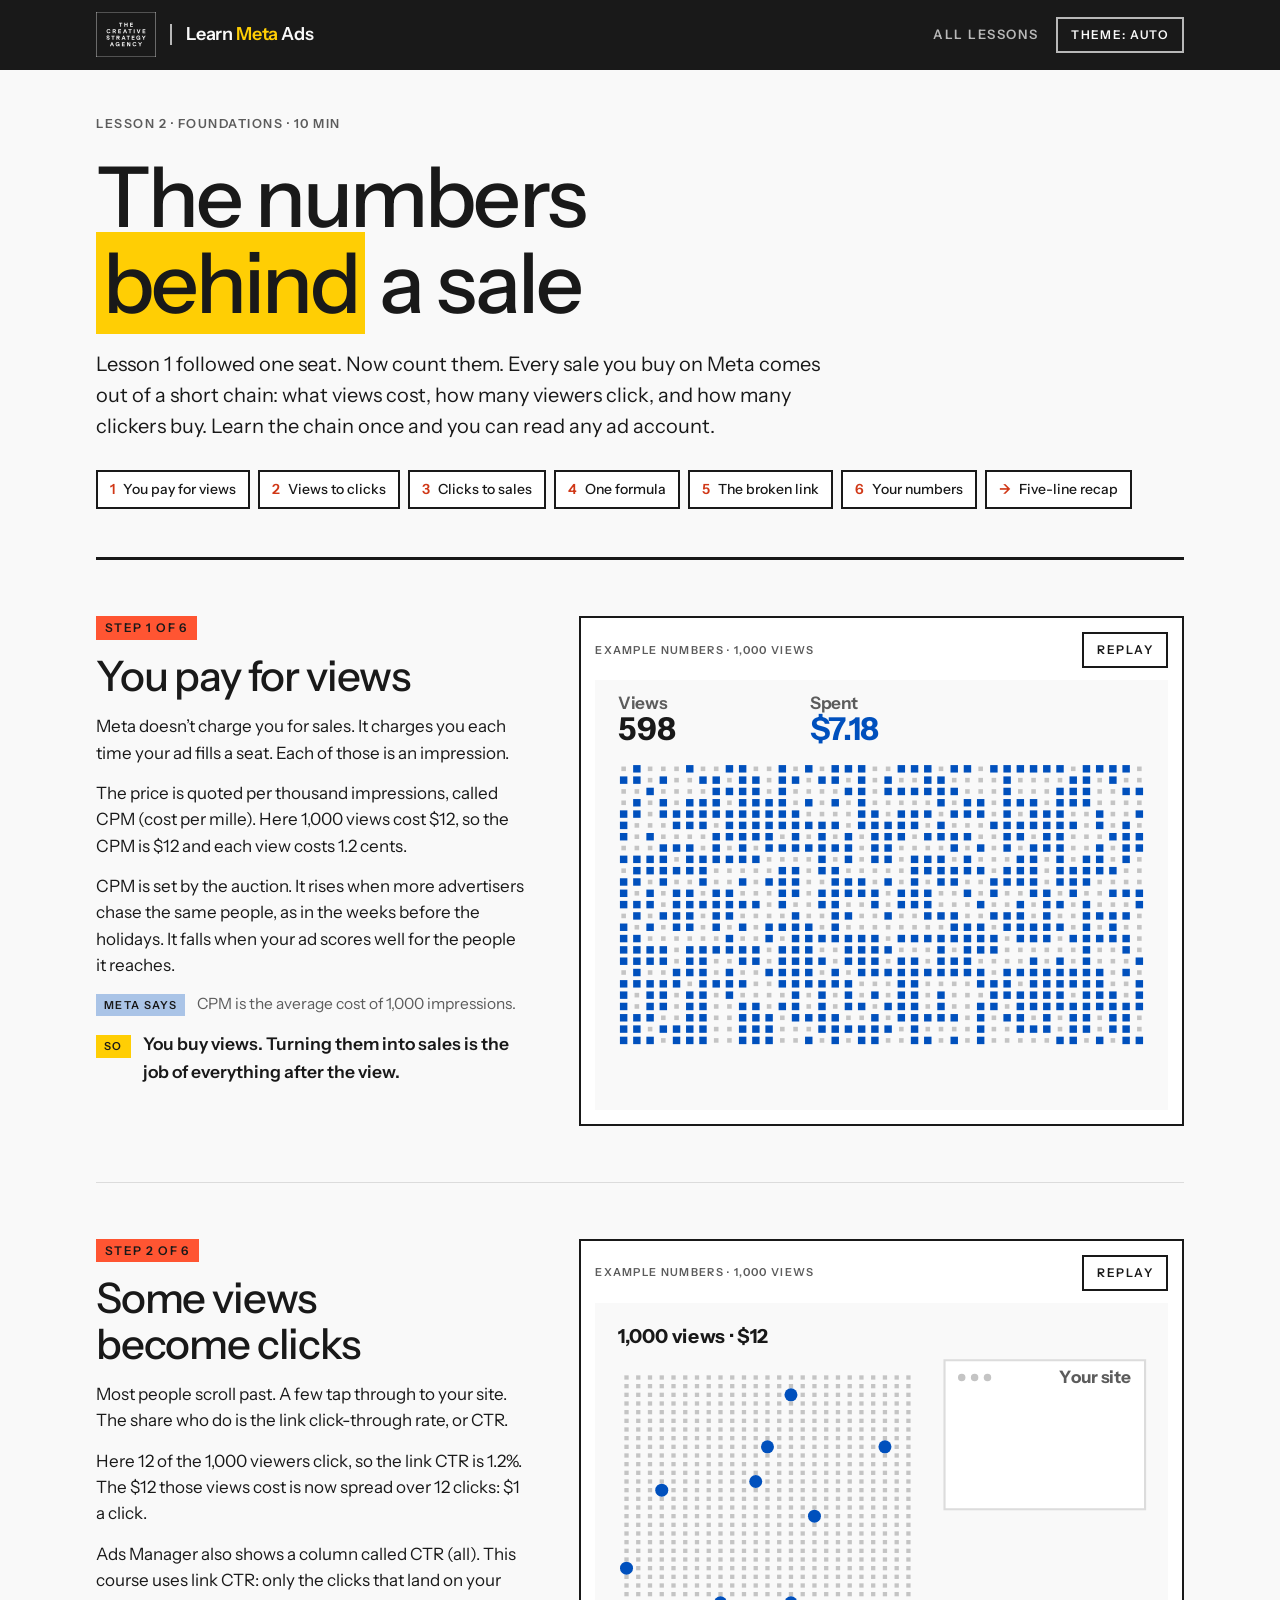
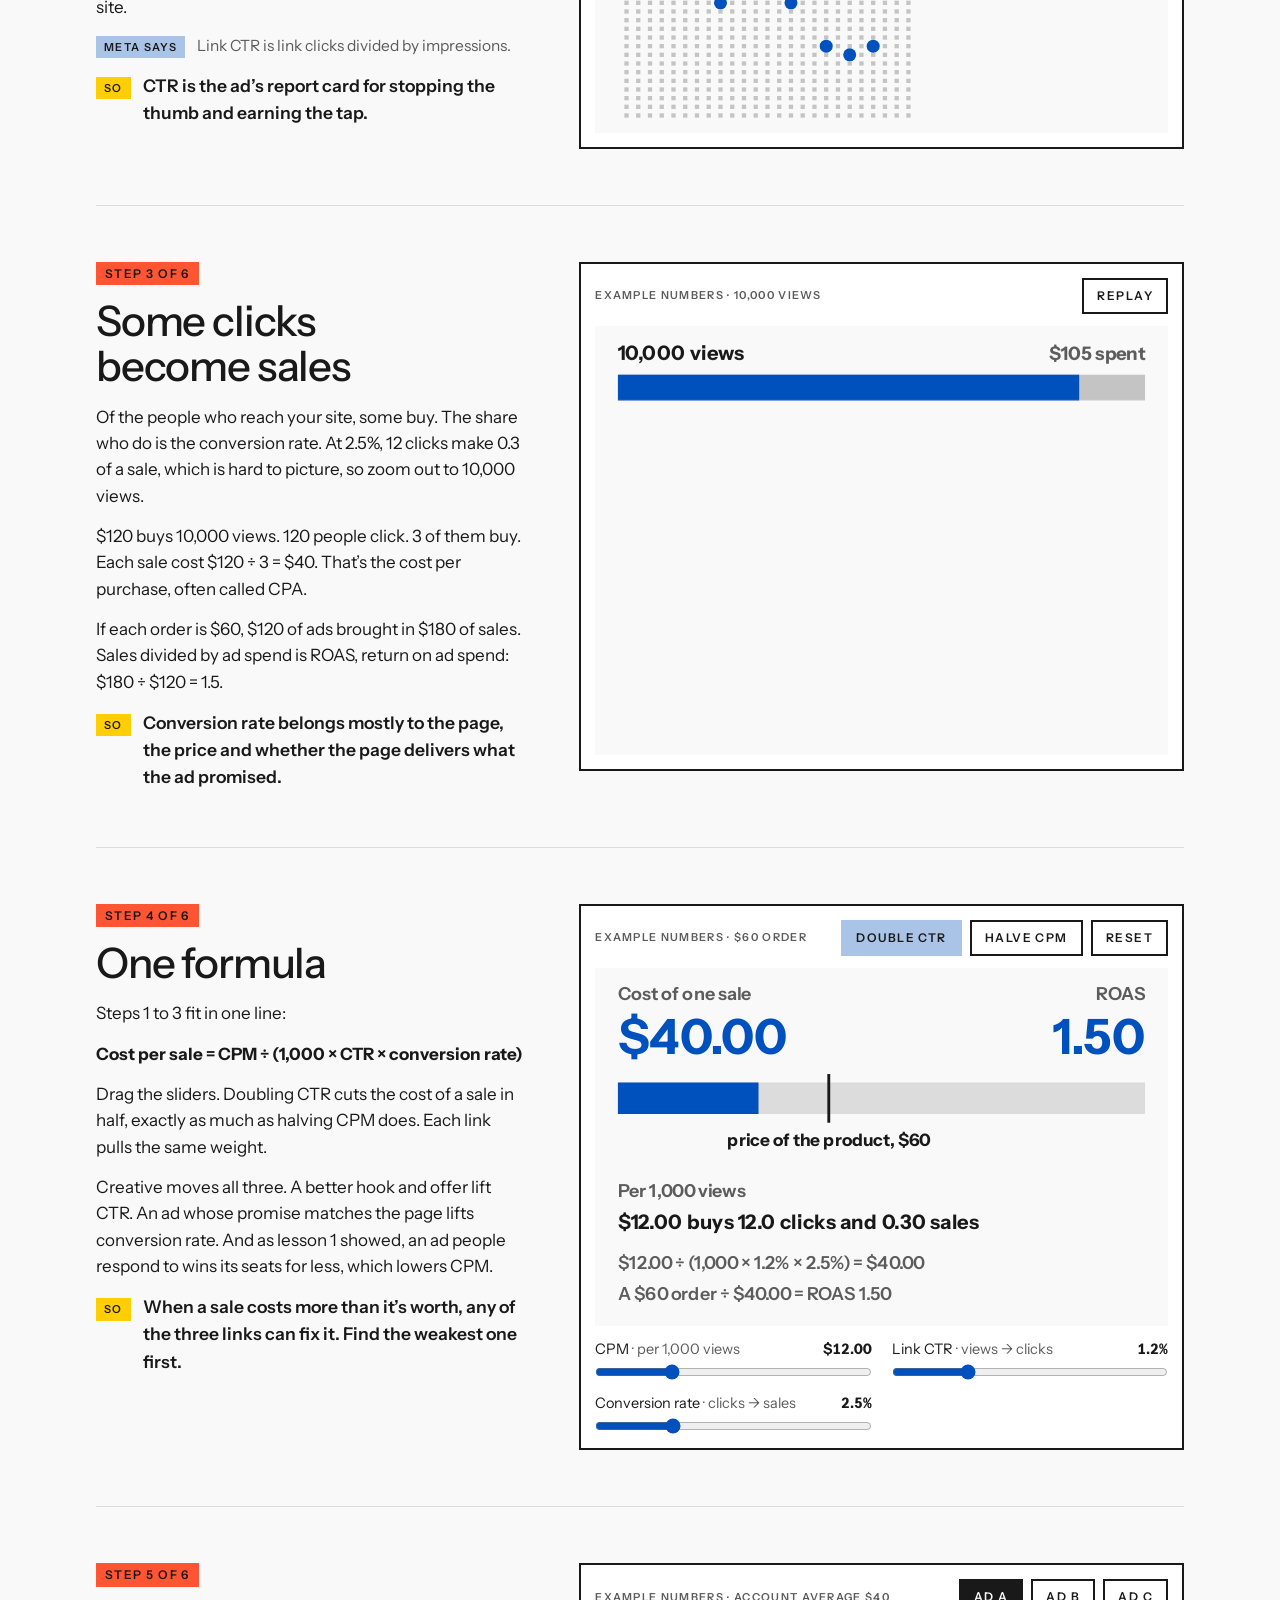
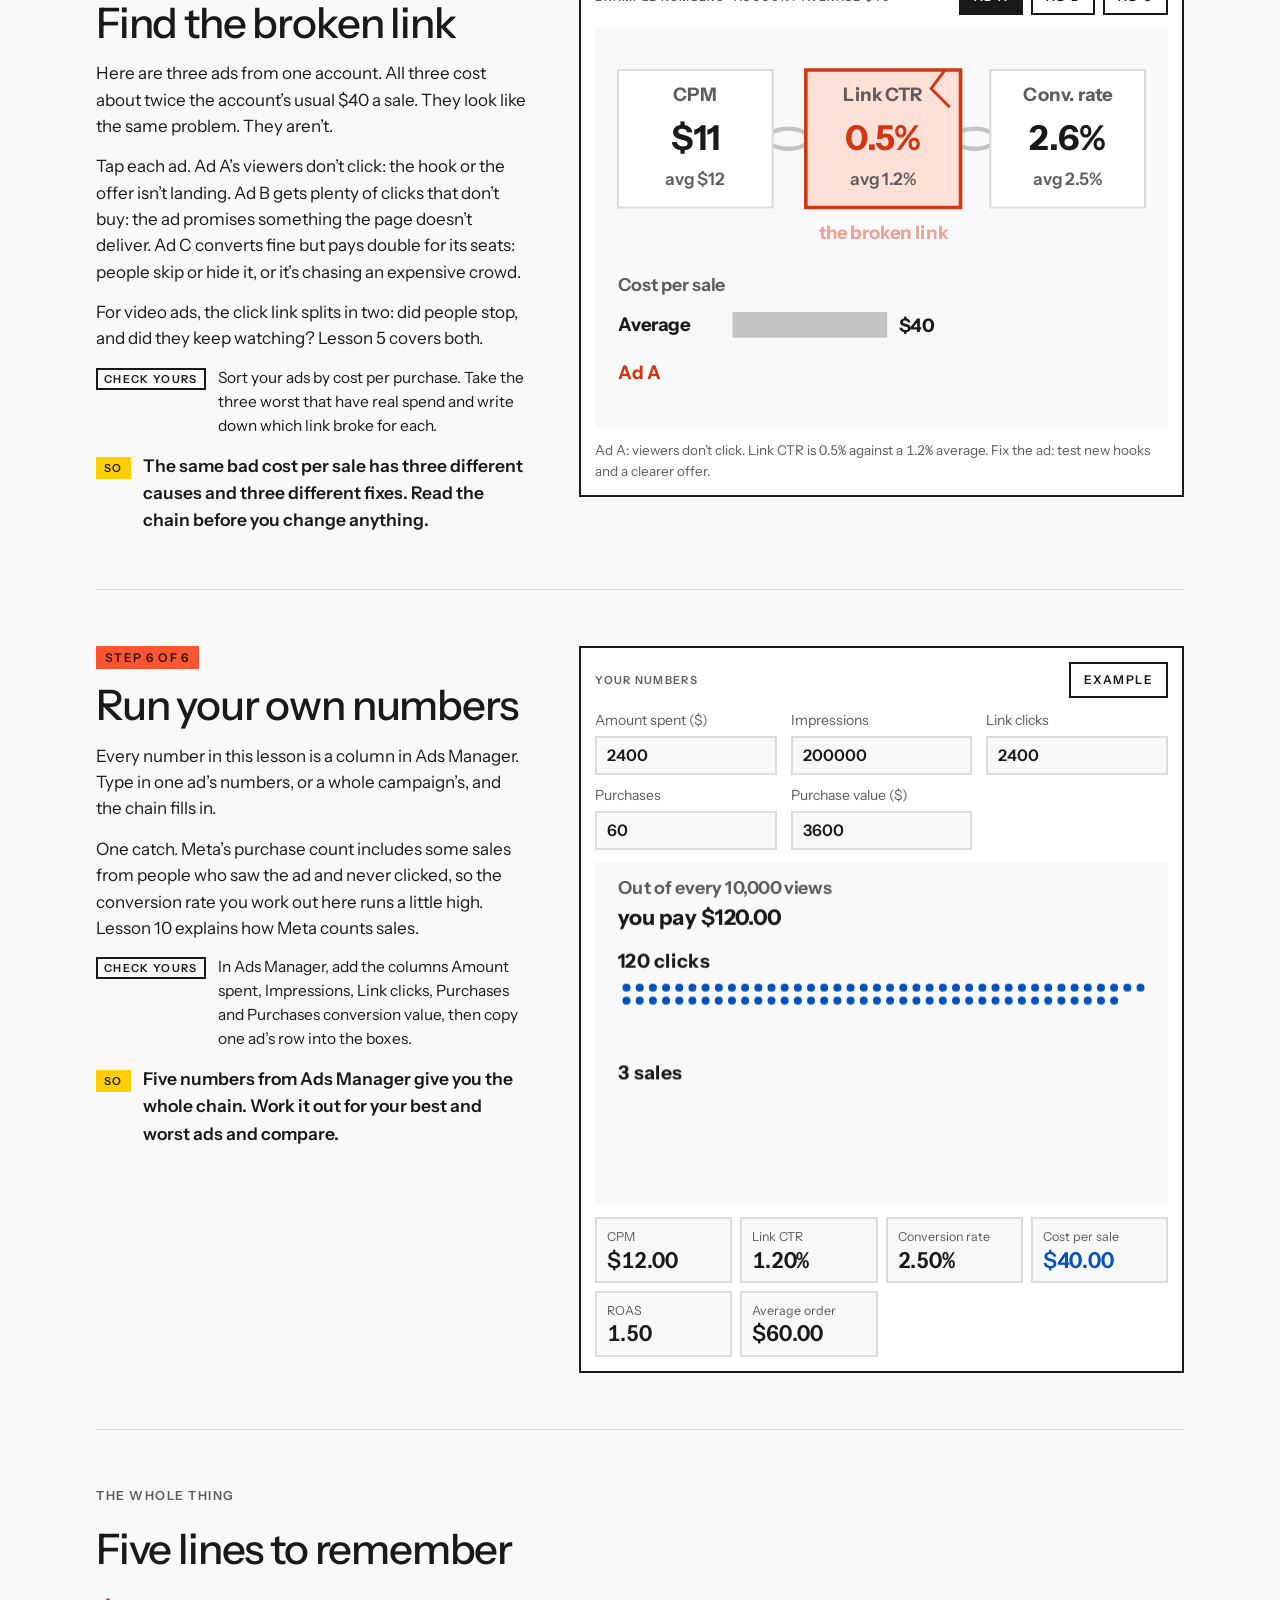
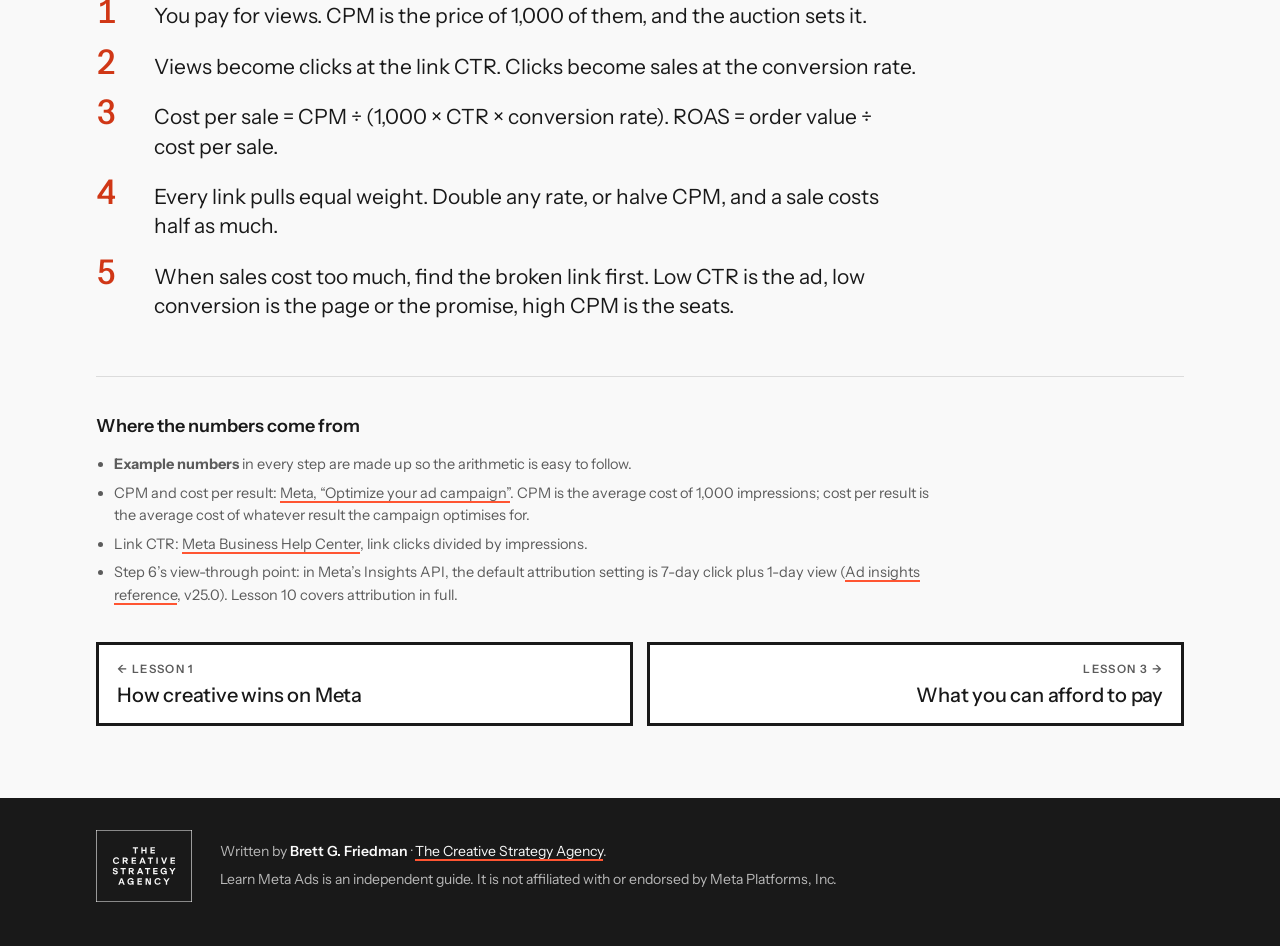
<file: the-numbers/index.html>
<!doctype html>
<html lang="en">
<head>
<!-- head -->
<meta charset="utf-8">
<meta name="viewport" content="width=device-width, initial-scale=1, viewport-fit=cover">
<title>Meta Ads Metrics Explained: CPM, CTR, Conversion Rate and Cost per Purchase · Learn Meta Ads</title>
<meta name="description" content="CPM, click-through rate, conversion rate and cost per purchase are one chain. Learn to read it and find the link that broke.">
<link rel="canonical" href="https://learnmetaads.com/the-numbers/">
<meta property="og:type" content="article">
<meta property="og:site_name" content="Learn Meta Ads">
<meta property="og:title" content="Meta Ads Metrics Explained: CPM, CTR, Conversion Rate and Cost per Purchase · Learn Meta Ads">
<meta property="og:description" content="CPM, click-through rate, conversion rate and cost per purchase are one chain. Learn to read it and find the link that broke.">
<meta property="og:url" content="https://learnmetaads.com/the-numbers/">
<meta property="og:image" content="https://learnmetaads.com/og.png">
<meta name="twitter:card" content="summary_large_image">
<meta name="theme-color" content="#191919">
<link rel="icon" href="../favicon.svg" type="image/svg+xml">
<link rel="preconnect" href="https://fonts.googleapis.com">
<link rel="preconnect" href="https://fonts.gstatic.com" crossorigin>
<link rel="stylesheet" href="https://fonts.googleapis.com/css2?family=Instrument+Sans:ital,wght@0,400..700;1,400..700&display=swap">
<link rel="stylesheet" href="../assets/site.css">
<script>try{var t=localStorage.getItem('lma-theme');if(t==='light'||t==='dark')document.documentElement.dataset.theme=t}catch(e){}</script>
<script type="application/ld+json">{"@context": "https://schema.org", "@type": "Course", "@id": "https://learnmetaads.com/the-numbers/#course", "name": "The numbers behind a sale", "description": "CPM, click-through rate, conversion rate and cost per purchase are one chain. Learn to read it and find the link that broke.", "url": "https://learnmetaads.com/the-numbers/", "provider": {"@type": "Organization", "@id": "https://thecreativestrategyagency.com/#org", "name": "The Creative Strategy Agency", "alternateName": "TCSA", "url": "https://thecreativestrategyagency.com/"}, "author": {"@type": "Person", "@id": "https://thecreativestrategyagency.com/about/brett/#person", "name": "Brett G. Friedman", "jobTitle": "Founder", "worksFor": {"@id": "https://thecreativestrategyagency.com/#org"}}, "educationalLevel": "Beginner", "timeRequired": "PT10M", "isPartOf": {"@id": "https://learnmetaads.com/#course"}, "hasCourseInstance": [{"@type": "CourseInstance", "courseMode": "Online", "courseWorkload": "PT10M"}], "offers": [{"@type": "Offer", "category": "Free", "price": 0, "priceCurrency": "USD"}], "isAccessibleForFree": true, "inLanguage": "en"}</script>
<!-- /head -->
</head>
<body>
<!-- bar -->
<header class="bar"><div class="bar-in">
<a class="mark" href="../" aria-label="Learn Meta Ads, home"><img src="../assets/tcsa-logo.svg" alt="" width="60" height="45"><span>Learn <b>Meta</b> Ads</span></a>
<nav class="bar-nav" aria-label="Site"><a href="../#lessons">All lessons</a><button class="btn" type="button" data-theme-btn>Theme: auto</button></nav>
</div></header>
<!-- /bar -->
<main class="wrap">
  <header class="hero">
    <p class="eyebrow">Lesson 2 · Foundations · 10 min</p>
    <h1>The numbers <span>behind</span> a sale</h1>
    <p class="lede">Lesson 1 followed one seat. Now count them. Every sale you buy on Meta comes out of a short chain: what views cost, how many viewers click, and how many clickers buy. Learn the chain once and you can read any ad account.</p>
    <ul class="toc">
      <li><a href="#s1"><b>1</b> You pay for views</a></li>
      <li><a href="#s2"><b>2</b> Views to clicks</a></li>
      <li><a href="#s3"><b>3</b> Clicks to sales</a></li>
      <li><a href="#s4"><b>4</b> One formula</a></li>
      <li><a href="#s5"><b>5</b> The broken link</a></li>
      <li><a href="#s6"><b>6</b> Your numbers</a></li>
      <li><a href="#recap"><b>→</b> Five-line recap</a></li>
    </ul>
  </header>

  <section class="step" id="s1">
    <div class="copy">
      <p class="stepno">Step 1 of 6</p>
      <h2>You pay for views</h2>
      <p>Meta doesn’t charge you for sales. It charges you each time your ad fills a seat. Each of those is an impression.</p>
      <p>The price is quoted per thousand impressions, called CPM (cost per mille). Here 1,000 views cost $12, so the CPM is $12 and each view costs 1.2 cents.</p>
      <p>CPM is set by the auction. It rises when more advertisers chase the same people, as in the weeks before the holidays. It falls when your ad scores well for the people it reaches.</p>
      <p class="data meta"><span class="label">Meta says</span><span>CPM is the average cost of 1,000 impressions.</span></p>
      <p class="so"><span class="label">So</span><span>You buy views. Turning them into sales is the job of everything after the view.</span></p>
    </div>
    <figure class="stage">
      <div class="stage-head"><span class="tag">Example numbers · 1,000 views</span><div class="btns"><button class="btn" type="button" data-replay>Replay</button></div></div>
      <canvas role="img" aria-label="A grid of 1,000 seats fills up as money is spent. At the end, 1,000 views have cost $12, a $12 CPM, or 1.2 cents a view."></canvas>
    </figure>
  </section>

  <section class="step" id="s2">
    <div class="copy">
      <p class="stepno">Step 2 of 6</p>
      <h2>Some views become clicks</h2>
      <p>Most people scroll past. A few tap through to your site. The share who do is the link click-through rate, or CTR.</p>
      <p>Here 12 of the 1,000 viewers click, so the link CTR is 1.2%. The $12 those views cost is now spread over 12 clicks: $1 a click.</p>
      <p>Ads Manager also shows a column called CTR (all). This course uses link CTR: only the clicks that land on your site.</p>
      <p class="data meta"><span class="label">Meta says</span><span>Link CTR is link clicks divided by impressions.</span></p>
      <p class="so"><span class="label">So</span><span>CTR is the ad’s report card for stopping the thumb and earning the tap.</span></p>
    </div>
    <figure class="stage">
      <div class="stage-head"><span class="tag">Example numbers · 1,000 views</span><div class="btns"><button class="btn" type="button" data-replay>Replay</button></div></div>
      <canvas role="img" aria-label="1,000 views shown as small squares. 12 of them light up and move into a box labelled your site: 12 link clicks, a 1.2% link CTR, and $1.00 per click."></canvas>
    </figure>
  </section>

  <section class="step" id="s3">
    <div class="copy">
      <p class="stepno">Step 3 of 6</p>
      <h2>Some clicks become sales</h2>
      <p>Of the people who reach your site, some buy. The share who do is the conversion rate. At 2.5%, 12 clicks make 0.3 of a sale, which is hard to picture, so zoom out to 10,000 views.</p>
      <p>$120 buys 10,000 views. 120 people click. 3 of them buy. Each sale cost $120 ÷ 3 = $40. That’s the cost per purchase, often called CPA.</p>
      <p>If each order is $60, $120 of ads brought in $180 of sales. Sales divided by ad spend is ROAS, return on ad spend: $180 ÷ $120 = 1.5.</p>
      <p class="so"><span class="label">So</span><span>Conversion rate belongs mostly to the page, the price and whether the page delivers what the ad promised.</span></p>
    </div>
    <figure class="stage">
      <div class="stage-head"><span class="tag">Example numbers · 10,000 views</span><div class="btns"><button class="btn" type="button" data-replay>Replay</button></div></div>
      <canvas role="img" aria-label="10,000 views cost $120. 120 people click, shown as 120 dots. 3 buy, shown as 3 gold dots. $120 divided by 3 sales is $40 per sale. Three $60 orders make $180, a ROAS of 1.5."></canvas>
    </figure>
  </section>

  <section class="step" id="s4">
    <div class="copy">
      <p class="stepno">Step 4 of 6</p>
      <h2>One formula</h2>
      <p>Steps 1 to 3 fit in one line:</p>
      <p><strong>Cost per sale = CPM ÷ (1,000 × CTR × conversion rate)</strong></p>
      <p>Drag the sliders. Doubling CTR cuts the cost of a sale in half, exactly as much as halving CPM does. Each link pulls the same weight.</p>
      <p>Creative moves all three. A better hook and offer lift CTR. An ad whose promise matches the page lifts conversion rate. And as lesson 1 showed, an ad people respond to wins its seats for less, which lowers CPM.</p>
      <p class="so"><span class="label">So</span><span>When a sale costs more than it’s worth, any of the three links can fix it. Find the weakest one first.</span></p>
    </div>
    <figure class="stage">
      <div class="stage-head"><span class="tag">Example numbers · $60 order</span><div class="btns"><button class="btn primary" type="button" id="dbl4">Double CTR</button><button class="btn" type="button" id="half4">Halve CPM</button><button class="btn" type="button" id="rst4">Reset</button></div></div>
      <canvas role="img" aria-label="A bar shows the cost of one sale against the $60 price of the product, with ROAS beside it. It updates as you move the three sliders below."></canvas>
      <div class="sliders">
        <label for="cpm4"><span class="row"><span>CPM <em>· per 1,000 views</em></span><output id="ocpm4" for="cpm4">$12.00</output></span><input id="cpm4" type="range" min="2" max="40" step="0.5" value="12"></label>
        <label for="ctr4"><span class="row"><span>Link CTR <em>· views → clicks</em></span><output id="octr4" for="ctr4">1.2%</output></span><input id="ctr4" type="range" min="0.2" max="4" step="0.1" value="1.2"></label>
        <label for="cvr4"><span class="row"><span>Conversion rate <em>· clicks → sales</em></span><output id="ocvr4" for="cvr4">2.5%</output></span><input id="cvr4" type="range" min="0.5" max="8" step="0.1" value="2.5"></label>
      </div>
    </figure>
  </section>

  <section class="step" id="s5">
    <div class="copy">
      <p class="stepno">Step 5 of 6</p>
      <h2>Find the broken link</h2>
      <p>Here are three ads from one account. All three cost about twice the account’s usual $40 a sale. They look like the same problem. They aren’t.</p>
      <p>Tap each ad. Ad A’s viewers don’t click: the hook or the offer isn’t landing. Ad B gets plenty of clicks that don’t buy: the ad promises something the page doesn’t deliver. Ad C converts fine but pays double for its seats: people skip or hide it, or it’s chasing an expensive crowd.</p>
      <p>For video ads, the click link splits in two: did people stop, and did they keep watching? Lesson 5 covers both.</p>
      <p class="do"><span class="label">Check yours</span><span>Sort your ads by cost per purchase. Take the three worst that have real spend and write down which link broke for each.</span></p>
      <p class="so"><span class="label">So</span><span>The same bad cost per sale has three different causes and three different fixes. Read the chain before you change anything.</span></p>
    </div>
    <figure class="stage">
      <div class="stage-head"><span class="tag">Example numbers · account average $40</span><div class="btns" role="group" aria-label="Pick an ad"><button class="btn" type="button" data-ad="0" aria-pressed="true">Ad A</button><button class="btn" type="button" data-ad="1" aria-pressed="false">Ad B</button><button class="btn" type="button" data-ad="2" aria-pressed="false">Ad C</button></div></div>
      <canvas role="img" aria-label="Three links of a chain, CPM, link CTR and conversion rate, for the chosen ad next to the account average. The link far worse than average turns red. Below, the ad's cost per sale is compared with the $40 average."></canvas>
      <p class="formula" id="diag5" aria-live="polite"></p>
    </figure>
  </section>

  <section class="step" id="s6">
    <div class="copy">
      <p class="stepno">Step 6 of 6</p>
      <h2>Run your own numbers</h2>
      <p>Every number in this lesson is a column in Ads Manager. Type in one ad’s numbers, or a whole campaign’s, and the chain fills in.</p>
      <p>One catch. Meta’s purchase count includes some sales from people who saw the ad and never clicked, so the conversion rate you work out here runs a little high. Lesson 10 explains how Meta counts sales.</p>
      <p class="do"><span class="label">Check yours</span><span>In Ads Manager, add the columns Amount spent, Impressions, Link clicks, Purchases and Purchases conversion value, then copy one ad’s row into the boxes.</span></p>
      <p class="so"><span class="label">So</span><span>Five numbers from Ads Manager give you the whole chain. Work it out for your best and worst ads and compare.</span></p>
    </div>
    <figure class="stage">
      <div class="stage-head"><span class="tag">Your numbers</span><div class="btns"><button class="btn" type="button" id="ex6">Example</button></div></div>
      <div class="calc">
        <label for="sp6">Amount spent ($)<input id="sp6" type="number" inputmode="decimal" min="0" step="any" value="2400"></label>
        <label for="im6">Impressions<input id="im6" type="number" inputmode="numeric" min="0" step="1" value="200000"></label>
        <label for="cl6">Link clicks<input id="cl6" type="number" inputmode="numeric" min="0" step="1" value="2400"></label>
        <label for="pu6">Purchases<input id="pu6" type="number" inputmode="decimal" min="0" step="any" value="60"></label>
        <label for="va6">Purchase value ($)<input id="va6" type="number" inputmode="decimal" min="0" step="any" value="3600"></label>
      </div>
      <canvas role="img" aria-label="Out of every 10,000 views: the cost, the number of clicks shown as dots, and the number of sales shown as gold dots, worked out from the numbers you typed."></canvas>
      <dl class="readout" id="out6"></dl>
    </figure>
  </section>

  <section class="recap" id="recap">
    <p class="eyebrow">The whole thing</p>
    <h2>Five lines to remember</h2>
    <ol>
      <li><span>You pay for views. CPM is the price of 1,000 of them, and the auction sets it.</span></li>
      <li><span>Views become clicks at the link CTR. Clicks become sales at the conversion rate.</span></li>
      <li><span>Cost per sale = CPM ÷ (1,000 × CTR × conversion rate). ROAS = order value ÷ cost per sale.</span></li>
      <li><span>Every link pulls equal weight. Double any rate, or halve CPM, and a sale costs half as much.</span></li>
      <li><span>When sales cost too much, find the broken link first. Low CTR is the ad, low conversion is the page or the promise, high CPM is the seats.</span></li>
    </ol>
  </section>
  <footer class="sources">
    <h3>Where the numbers come from</h3>
    <ul>
      <li><b>Example numbers</b> in every step are made up so the arithmetic is easy to follow.</li>
      <li>CPM and cost per result: <a href="https://developers.meta.com/vr/resources/optimize-ad-campaign/">Meta, “Optimize your ad campaign”</a>. CPM is the average cost of 1,000 impressions; cost per result is the average cost of whatever result the campaign optimises for.</li>
      <li>Link CTR: <a href="https://en-gb.facebook.com/business/help/877711998984611">Meta Business Help Center</a>, link clicks divided by impressions.</li>
      <li>Step 6’s view-through point: in Meta’s Insights API, the default attribution setting is 7-day click plus 1-day view (<a href="https://developers.facebook.com/docs/graph-api/reference/adgroup/insights/">Ad insights reference</a>, v25.0). Lesson 10 covers attribution in full.</li>
    </ul>
  </footer>

<!-- pager -->
<nav class="pager" aria-label="Lessons">
<a class="prev" href="../how-creative-wins/"><small>← Lesson 1</small><span>How creative wins on Meta</span></a>
<a class="next" href="../what-you-can-pay/"><small>Lesson 3 →</small><span>What you can afford to pay</span></a>
</nav>
<!-- /pager -->
</main>
<!-- foot -->
<footer class="foot"><div class="foot-in">
<a class="foot-logo" href="https://thecreativestrategyagency.com/" aria-label="The Creative Strategy Agency"><img src="../assets/tcsa-logo.svg" alt="" width="96" height="72"></a>
<div class="foot-text">
<p>Written by <b>Brett G. Friedman</b> · <a href="https://thecreativestrategyagency.com/">The Creative Strategy Agency</a>.</p>
<p>Learn Meta Ads is an independent guide. It is not affiliated with or endorsed by Meta Platforms, Inc.</p>
</div>
</div></footer>
<!-- /foot -->
<script src="../assets/engine.js"></script>
<script>
(() => {
'use strict';
const {C, TAU, clamp, seg, easeIO, easeOut, lerp, rng, shuffle, rrect, txt, arrow, money, num, scene} = LMA;

/* one fixed random order for the 1,000 views, shared by steps 1 and 2 */
const RANK = shuffle([...Array(1000).keys()], rng(11));
const AT = new Array(1000); RANK.forEach((cell, k) => { AT[cell] = k; });

/* ---------- 1 · you pay for views ---------- */
scene('s1', {dur:4.4, draw(ctx, t){
  const f = easeIO(seg(t, .3, 3.3)), n = Math.round(f * 1000);
  txt(ctx, 'Views', 16, 20, {size:12, w:650, color:C.muted});
  txt(ctx, num(n), 16, 42, {size:22, w:860});
  txt(ctx, 'Spent', 150, 20, {size:12, w:650, color:C.muted});
  txt(ctx, money(n * .012, 2), 150, 42, {size:22, w:860, color:C.you});
  const x0 = 20, dx = 360 / 39, y0 = 62, dy = 7.9;
  for (let i = 0; i < 1000; i++){
    const x = x0 + (i % 40) * dx, y = y0 + Math.floor(i / 40) * dy, on = AT[i] < n;
    ctx.fillStyle = on ? C.you : C.faint;
    const r = on ? 2.6 : 1.6; ctx.fillRect(x - r, y - r, r * 2, r * 2);
  }
  const m = seg(t, 3.4, 3.9);
  txt(ctx, '$12 for 1,000 views = a $12 CPM', 200, 274, {size:14.5, w:850, align:'center', alpha:m});
  txt(ctx, 'That’s 1.2¢ a view.', 200, 293, {size:12.5, w:600, align:'center', color:C.muted, alpha:m});
}});

/* ---------- 2 · views to clicks ---------- */
scene('s2', {dur:4.8, draw(ctx, t){
  const x0 = 22, dx = 8.2, y0 = 52, dy = 6.05;
  const pos = i => [x0 + (i % 25) * dx, y0 + Math.floor(i / 25) * dy];
  txt(ctx, '1,000 views · $12', 16, 28, {size:13.5, w:800});
  for (let i = 0; i < 1000; i++){
    if (AT[i] < 12) continue;
    const [x, y] = pos(i); ctx.fillStyle = C.faint; ctx.fillRect(x - 1.5, y - 1.5, 3, 3);
  }
  const B = {x:244, y:40, w:140, h:104};
  rrect(ctx, B.x, B.y, B.w, B.h, 10); ctx.fillStyle = C.surface; ctx.fill(); ctx.lineWidth = 1.5; ctx.strokeStyle = C.line; ctx.stroke();
  for (let d = 0; d < 3; d++){ ctx.beginPath(); ctx.arc(B.x + 12 + d * 9, B.y + 12, 2.6, 0, TAU); ctx.fillStyle = C.faint; ctx.fill(); }
  txt(ctx, 'Your site', B.x + B.w - 10, B.y + 16, {size:12, w:750, color:C.muted, align:'right'});
  const glow = seg(t, .3, 1.1);
  for (let k = 0; k < 12; k++){
    const [gx, gy] = pos(RANK[k]);
    const tx = B.x + 25 + (k % 4) * 30, ty = B.y + 40 + Math.floor(k / 4) * 22;
    const fl = easeIO(seg(t, 1.2 + k * .08, 2.0 + k * .08));
    const x = lerp(gx, tx, fl), y = lerp(gy, ty, fl) - Math.sin(fl * Math.PI) * 18;
    ctx.beginPath(); ctx.arc(x, y, 1.8 + 2.8 * glow, 0, TAU); ctx.fillStyle = C.you; ctx.fill();
  }
  const a = seg(t, 3.0, 3.5), b = seg(t, 3.4, 3.9), c = seg(t, 3.8, 4.3);
  txt(ctx, '12 link clicks', 244, 176, {size:15, w:850, alpha:a});
  txt(ctx, '12 of 1,000 views', 244, 192, {size:12, w:600, color:C.muted, alpha:a});
  txt(ctx, '1.2% link CTR', 244, 222, {size:15, w:850, color:C.you, alpha:b});
  txt(ctx, 'link clicks ÷ views', 244, 238, {size:12, w:600, color:C.muted, alpha:b});
  txt(ctx, '$1.00 a click', 244, 268, {size:15, w:850, alpha:c});
  txt(ctx, '$12 ÷ 12 clicks', 244, 284, {size:12, w:600, color:C.muted, alpha:c});
}});

/* ---------- 3 · clicks to sales ---------- */
scene('s3', {dur:5.2, draw(ctx, t){
  const f1 = easeIO(seg(t, .2, 1.2)), f2 = seg(t, 1.4, 2.6), f3 = seg(t, 2.8, 3.4), f4 = seg(t, 3.6, 4.1), f5 = seg(t, 4.2, 4.7);
  txt(ctx, '10,000 views', 16, 24, {size:14, w:850});
  txt(ctx, money(120 * f1) + ' spent', 384, 24, {size:13, w:750, color:C.muted, align:'right'});
  rrect(ctx, 16, 34, 368, 18, 5); ctx.fillStyle = C.faint; ctx.fill();
  if (f1 > 0){ rrect(ctx, 16, 34, 368 * f1, 18, 5); ctx.fillStyle = C.you; ctx.fill(); }
  arrow(ctx, 30, 60, 30, 80, {alpha:seg(t, 1.2, 1.4)});
  txt(ctx, Math.round(120 * f2) + ' clicked', 16, 100, {size:14, w:850, alpha:seg(t, 1.3, 1.5)});
  txt(ctx, '1.2% of views', 384, 100, {size:12.5, w:600, color:C.muted, align:'right', alpha:seg(t, 1.3, 1.5)});
  const nC = Math.round(120 * f2);
  for (let i = 0; i < nC; i++){ ctx.beginPath(); ctx.arc(22 + (i % 40) * 9.2, 116 + Math.floor(i / 40) * 9, 3, 0, TAU); ctx.fillStyle = C.you; ctx.fill(); }
  arrow(ctx, 30, 144, 30, 164, {alpha:seg(t, 2.6, 2.8)});
  txt(ctx, (f3 > 0 ? '3' : '0') + ' bought', 16, 184, {size:14, w:850, alpha:seg(t, 2.7, 2.9)});
  txt(ctx, '2.5% of clicks', 384, 184, {size:12.5, w:600, color:C.muted, align:'right', alpha:seg(t, 2.7, 2.9)});
  for (let i = 0; i < 3; i++){
    const p = easeOut(seg(t, 2.8 + i * .2, 3.1 + i * .2));
    if (p <= 0) continue;
    ctx.beginPath(); ctx.arc(28 + i * 26, 204, 9 * p, 0, TAU); ctx.fillStyle = C.win; ctx.fill(); ctx.lineWidth = 1.5; ctx.strokeStyle = C.ink; ctx.stroke();
  }
  txt(ctx, '$120 ÷ 3 sales = $40 a sale', 16, 252, {size:18, w:860, alpha:f4});
  txt(ctx, '3 orders × $60 = $180 in sales  ·  ROAS = $180 ÷ $120 = 1.5', 16, 278, {size:12.5, w:600, color:C.muted, alpha:f5});
}});

/* ---------- 4 · one formula ---------- */
const AOV = 60, DEF4 = {cpm:12, ctr:1.2, cvr:2.5};
const st4 = Object.assign({}, DEF4, {from:40, to:40});
const cpa4 = s => s.cpm / (1000 * s.ctr / 100 * s.cvr / 100);
const s4 = scene('s4', {H:250, dur:.7, rest:.7, autoplay:false, draw(ctx, t){
  const v = lerp(st4.from, st4.to, easeOut(seg(t, 0, .6))), bad = v > AOV, col = bad ? C.loss : C.you;
  txt(ctx, 'Cost of one sale', 16, 22, {size:12.5, w:650, color:C.muted});
  txt(ctx, money(v, 2), 16, 60, {size:34, w:860, color:col});
  txt(ctx, 'ROAS', 384, 22, {size:12.5, w:650, color:C.muted, align:'right'});
  txt(ctx, (AOV / v).toFixed(2), 384, 60, {size:34, w:860, color:col, align:'right'});
  const X = 16, W = 368, MAX = 150, mx = X + AOV / MAX * W;
  rrect(ctx, X, 80, W, 22, 6); ctx.fillStyle = C.line; ctx.fill();
  rrect(ctx, X, 80, Math.max(6, clamp(v / MAX) * W), 22, 6); ctx.fillStyle = col; ctx.fill();
  if (v > MAX) txt(ctx, 'off the scale', X + W - 8, 96, {size:11.5, w:750, color:C.onyou, align:'right'});
  ctx.fillStyle = C.ink; ctx.fillRect(mx - 1, 74, 2, 34);
  txt(ctx, 'price of the product, $60', mx, 124, {size:12, w:700, align:'center'});
  const clicks = 10 * st4.ctr, sales = clicks * st4.cvr / 100, cpa = cpa4(st4);
  txt(ctx, 'Per 1,000 views', 16, 160, {size:12.5, w:650, color:C.muted});
  txt(ctx, `${money(st4.cpm, 2)} buys ${num(clicks, 1)} clicks and ${num(sales, 2)} sales`, 16, 182, {size:14, w:800});
  txt(ctx, `${money(st4.cpm, 2)} ÷ (1,000 × ${st4.ctr.toFixed(1)}% × ${st4.cvr.toFixed(1)}%) = ${money(cpa, 2)}`, 16, 210, {size:12.5, w:600, color:C.muted});
  txt(ctx, `A $60 order ÷ ${money(cpa, 2)} = ROAS ${(AOV / cpa).toFixed(2)}`, 16, 232, {size:12.5, w:600, color:C.muted});
}});
const IN4 = {cpm:document.getElementById('cpm4'), ctr:document.getElementById('ctr4'), cvr:document.getElementById('cvr4')};
function set4(next, animate){
  const shown = lerp(st4.from, st4.to, easeOut(seg(s4.t, 0, .6)));
  Object.assign(st4, next);
  st4.from = animate ? shown : cpa4(st4); st4.to = cpa4(st4);
  IN4.cpm.value = st4.cpm; IN4.ctr.value = st4.ctr; IN4.cvr.value = st4.cvr;
  document.getElementById('ocpm4').textContent = money(st4.cpm, 2);
  document.getElementById('octr4').textContent = st4.ctr.toFixed(1) + '%';
  document.getElementById('ocvr4').textContent = st4.cvr.toFixed(1) + '%';
  if (animate) s4.play(0); else s4.still();
}
for (const k in IN4) IN4[k].addEventListener('input', e => set4({[k]: +e.target.value}, false));
document.getElementById('dbl4').addEventListener('click', () => set4({ctr: Math.min(4, Math.round(st4.ctr * 20) / 10)}, true));
document.getElementById('half4').addEventListener('click', () => set4({cpm: Math.max(2, Math.round(st4.cpm)) / 2}, true));
document.getElementById('rst4').addEventListener('click', () => set4(DEF4, true));
set4(DEF4, false);

/* ---------- 5 · the broken link ---------- */
const AVG5 = {cpm:12, ctr:1.2, cvr:2.5};
const ADS5 = [
  {n:'Ad A', cpm:11, ctr:.5, cvr:2.6, bad:1, why:'Ad A: viewers don’t click. Link CTR is 0.5% against a 1.2% average. Fix the ad: test new hooks and a clearer offer.'},
  {n:'Ad B', cpm:13, ctr:1.6, cvr:.9, bad:2, why:'Ad B: lots of clicks, few sales. Conversion is 0.9% against 2.5%. Fix the match between ad and page: make the page deliver what the ad promised.'},
  {n:'Ad C', cpm:26, ctr:1.2, cvr:2.5, bad:0, why:'Ad C: clicks and sales are normal, but each 1,000 views costs $26 against $12. Look at how people react to it (hides, skips) and who it’s reaching.'}
];
const st5 = {ad:0};
const cpa5 = a => a.cpm / (1000 * a.ctr / 100 * a.cvr / 100);
const s5 = scene('s5', {H:280, dur:1.6, draw(ctx, t){
  const ad = ADS5[st5.ad], keys = ['cpm', 'ctr', 'cvr'], names = ['CPM', 'Link CTR', 'Conv. rate'];
  const fmt = (k, v) => k === 'cpm' ? money(v) : v.toFixed(1) + '%';
  const BW = 108, GAP = 22, Y = 30, BH = 96;
  for (let i = 0; i < 2; i++){
    const x = 16 + (i + 1) * BW + i * GAP;
    ctx.save(); ctx.lineWidth = 3; ctx.strokeStyle = C.faint;
    ctx.beginPath(); ctx.ellipse(x + GAP / 2, Y + BH / 2, 14, 7, 0, 0, TAU); ctx.stroke(); ctx.restore();
  }
  const a = easeOut(seg(t, .1, .5)), crack = seg(t, .6, 1.1);
  keys.forEach((k, i) => {
    const bad = i === ad.bad, shake = bad ? Math.sin(t * 40) * 3 * seg(t, .5, .7) * (1 - seg(t, .7, .9)) : 0;
    const x = 16 + i * (BW + GAP) + shake;
    rrect(ctx, x, Y, BW, BH, 12);
    ctx.fillStyle = bad && crack > 0 ? C.losssoft : C.surface; ctx.fill();
    ctx.lineWidth = bad && crack > 0 ? 2.5 : 1.5; ctx.strokeStyle = bad && crack > 0 ? C.loss : C.line; ctx.stroke();
    txt(ctx, names[i], x + BW / 2, Y + 22, {size:13, w:800, align:'center', color:C.muted});
    txt(ctx, fmt(k, ad[k]), x + BW / 2, Y + 56, {size:24, w:860, align:'center', color:bad && crack > 0 ? C.loss : C.ink, alpha:a});
    txt(ctx, 'avg ' + fmt(k, AVG5[k]), x + BW / 2, Y + 80, {size:12, w:600, align:'center', color:C.muted});
    if (bad && crack > 0){
      ctx.save(); ctx.strokeStyle = C.loss; ctx.lineWidth = 2; ctx.beginPath();
      const pts = [[x + BW * .9, Y], [x + BW * .81, Y + 13], [x + BW * .93, Y + 26], [x + BW * .84, Y + 40]];
      const m = Math.max(1, Math.ceil(crack * (pts.length - 1)));
      ctx.moveTo(pts[0][0], pts[0][1]); for (let j = 1; j <= m; j++) ctx.lineTo(pts[j][0], pts[j][1]); ctx.stroke(); ctx.restore();
      txt(ctx, 'the broken link', x + BW / 2, Y + BH + 22, {size:13, w:850, align:'center', color:C.loss, alpha:crack});
    }
  });
  const X = 96, W = 270, MAX = 100, v = cpa5(ad), b = easeOut(seg(t, .9, 1.5));
  txt(ctx, 'Cost per sale', 16, 184, {size:12.5, w:650, color:C.muted});
  txt(ctx, 'Average', 16, 212, {size:13, w:750});
  rrect(ctx, X, 199, 40 / MAX * W, 18, 5); ctx.fillStyle = C.faint; ctx.fill();
  txt(ctx, '$40', X + 40 / MAX * W + 8, 213, {size:13, w:800});
  txt(ctx, ad.n, 16, 246, {size:13, w:750, color:C.loss});
  if (b > 0){ rrect(ctx, X, 233, v / MAX * W * b, 18, 5); ctx.fillStyle = C.loss; ctx.fill(); }
  txt(ctx, money(v), X + v / MAX * W * b + 8, 247, {size:13, w:800, alpha:b});
  txt(ctx, 'Same symptom as the other two. Different cause.', 16, 274, {size:12.5, w:600, color:C.muted, alpha:seg(t, 1.2, 1.6)});
}});
const BTN5 = [...document.querySelectorAll('#s5 [data-ad]')];
function pick5(i, animate){
  st5.ad = i;
  BTN5.forEach((b, j) => b.setAttribute('aria-pressed', String(j === i)));
  document.getElementById('diag5').textContent = ADS5[i].why;
  if (animate) s5.play(0); else s5.render();
}
BTN5.forEach((b, i) => b.addEventListener('click', () => pick5(i, true)));
pick5(0, false);

/* ---------- 6 · your numbers ---------- */
const IDS6 = ['sp6', 'im6', 'cl6', 'pu6', 'va6'], EX6 = [2400, 200000, 2400, 60, 3600];
const st6 = {ok:true};
function read6(){
  const [sp, im, cl, pu, va] = IDS6.map(id => Math.max(0, parseFloat(document.getElementById(id).value) || 0));
  return {sp, im, cl, pu, va, cpm: im ? sp / im * 1000 : NaN, ctr: im ? cl / im * 100 : NaN, cvr: cl ? pu / cl * 100 : NaN, cpa: pu ? sp / pu : NaN, roas: sp ? va / sp : NaN, aov: pu ? va / pu : NaN};
}
const s6 = scene('s6', {H:240, dur:1.6, draw(ctx, t){
  const r = read6();
  if (!(r.im > 0)){ txt(ctx, 'Type your impressions to start.', 200, 120, {size:14, w:750, align:'center', color:C.muted}); return; }
  const k = 10000 / r.im, clicks = r.cl * k, sales = r.pu * k;
  txt(ctx, 'Out of every 10,000 views', 16, 22, {size:12.5, w:650, color:C.muted});
  txt(ctx, 'you pay ' + money(r.sp * k, 2), 16, 44, {size:15, w:850});
  const f = seg(t, .1, 1.0), shownC = Math.min(200, Math.round(clicks)), nC = Math.round(shownC * f);
  const dp = v => Math.abs(v - Math.round(v)) < .005 ? 0 : v < 10 ? 2 : 0;
  txt(ctx, num(clicks, dp(clicks)) + (Math.round(clicks * 100) === 100 ? ' click' : ' clicks'), 16, 74, {size:13.5, w:800});
  if (clicks > 200) txt(ctx, 'showing the first 200', 384, 74, {size:12, w:600, color:C.muted, align:'right'});
  for (let i = 0; i < nC; i++){ ctx.beginPath(); ctx.arc(22 + (i % 40) * 9.2, 88 + Math.floor(i / 40) * 9, 2.8, 0, TAU); ctx.fillStyle = C.you; ctx.fill(); }
  const g = seg(t, .9, 1.5), shownS = Math.min(20, sales);
  txt(ctx, num(sales, dp(sales)) + (Math.round(sales * 100) === 100 ? ' sale' : ' sales'), 16, 152, {size:13.5, w:800});
  if (sales > 20) txt(ctx, 'showing the first 20', 384, 152, {size:12, w:600, color:C.muted, align:'right'});
  for (let i = 0; i < Math.ceil(shownS); i++){
    const part = Math.min(1, shownS - i), p = easeOut(seg(g, i / 20, i / 20 + .3));
    if (p <= 0) continue;
    const x = 26 + i * 18, y = 172;
    ctx.beginPath(); ctx.arc(x, y, 7, 0, TAU); ctx.lineWidth = 1.2; ctx.strokeStyle = C.faint; ctx.stroke();
    ctx.beginPath(); ctx.moveTo(x, y); ctx.arc(x, y, 7 * p, -Math.PI / 2, -Math.PI / 2 + TAU * part); ctx.closePath(); ctx.fillStyle = C.win; ctx.fill();
  }
  const h = seg(t, 1.2, 1.6);
  txt(ctx, isFinite(r.cpa) ? money(r.cpa, 2) + ' a sale' : 'No sales yet', 16, 212, {size:17, w:860, alpha:h, color:C.you});
  if (isFinite(r.roas)) txt(ctx, 'ROAS ' + r.roas.toFixed(2), 384, 212, {size:17, w:860, align:'right', alpha:h});
  txt(ctx, 'A part-filled gold dot is part of a sale.', 16, 234, {size:12, w:600, color:C.muted, alpha:h});
}});
function update6(animate){
  const r = read6(), f = (v, d, pre, post) => isFinite(v) ? (pre || '') + num(v, d) + (post || '') : '—';
  const rows = [['CPM', f(r.cpm, 2, '$')], ['Link CTR', f(r.ctr, 2, '', '%')], ['Conversion rate', f(r.cvr, 2, '', '%')], ['Cost per sale', f(r.cpa, 2, '$')], ['ROAS', f(r.roas, 2)], ['Average order', f(r.aov, 2, '$')]];
  document.getElementById('out6').innerHTML = rows.map(([k, v], i) => `<div${i === 3 ? ' class="hot"' : ''}><dt>${k}</dt><dd>${v}</dd></div>`).join('');
  if (animate) s6.play(0); else s6.render();
}
let tm6 = 0;
IDS6.forEach(id => document.getElementById(id).addEventListener('input', () => { clearTimeout(tm6); update6(false); tm6 = setTimeout(() => s6.play(.9), 250); }));
document.getElementById('ex6').addEventListener('click', () => { IDS6.forEach((id, i) => { document.getElementById(id).value = EX6[i]; }); update6(true); });
update6(false);
})();
</script>
</body>
</html>
</file>
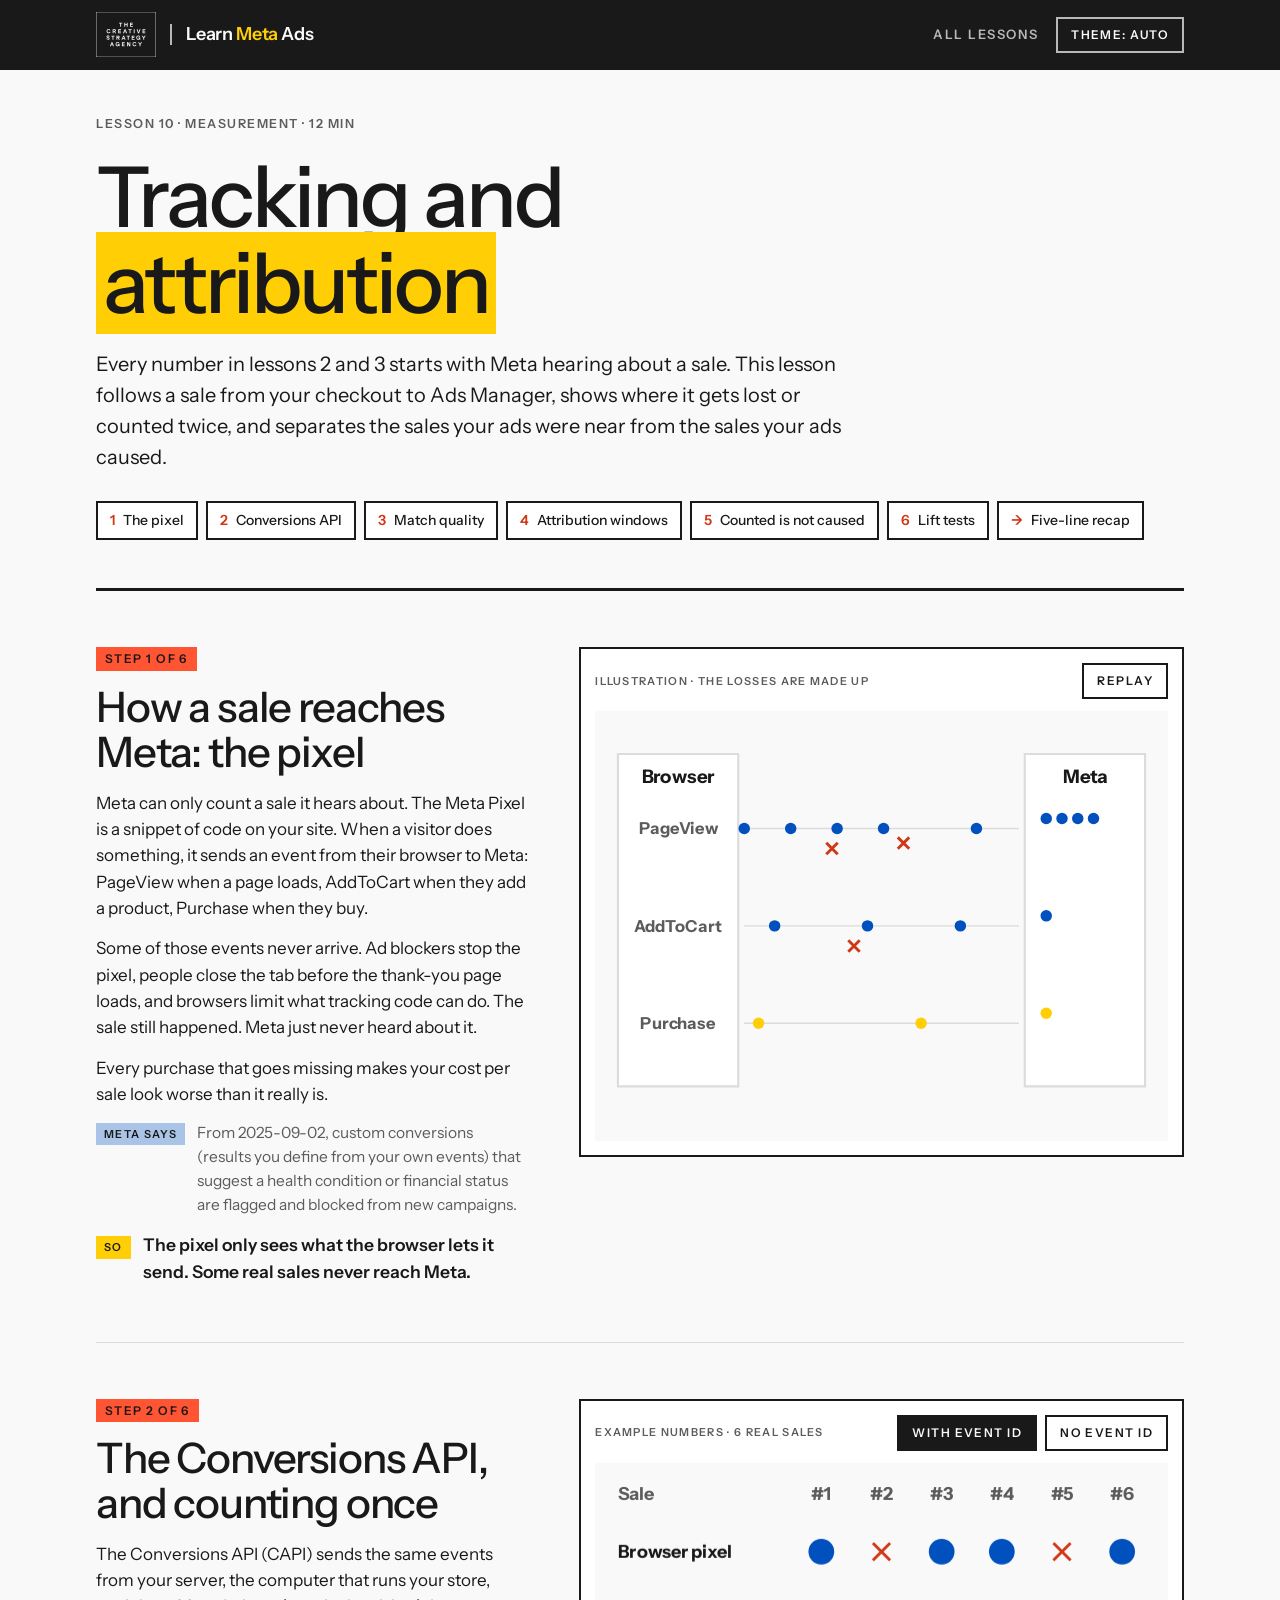
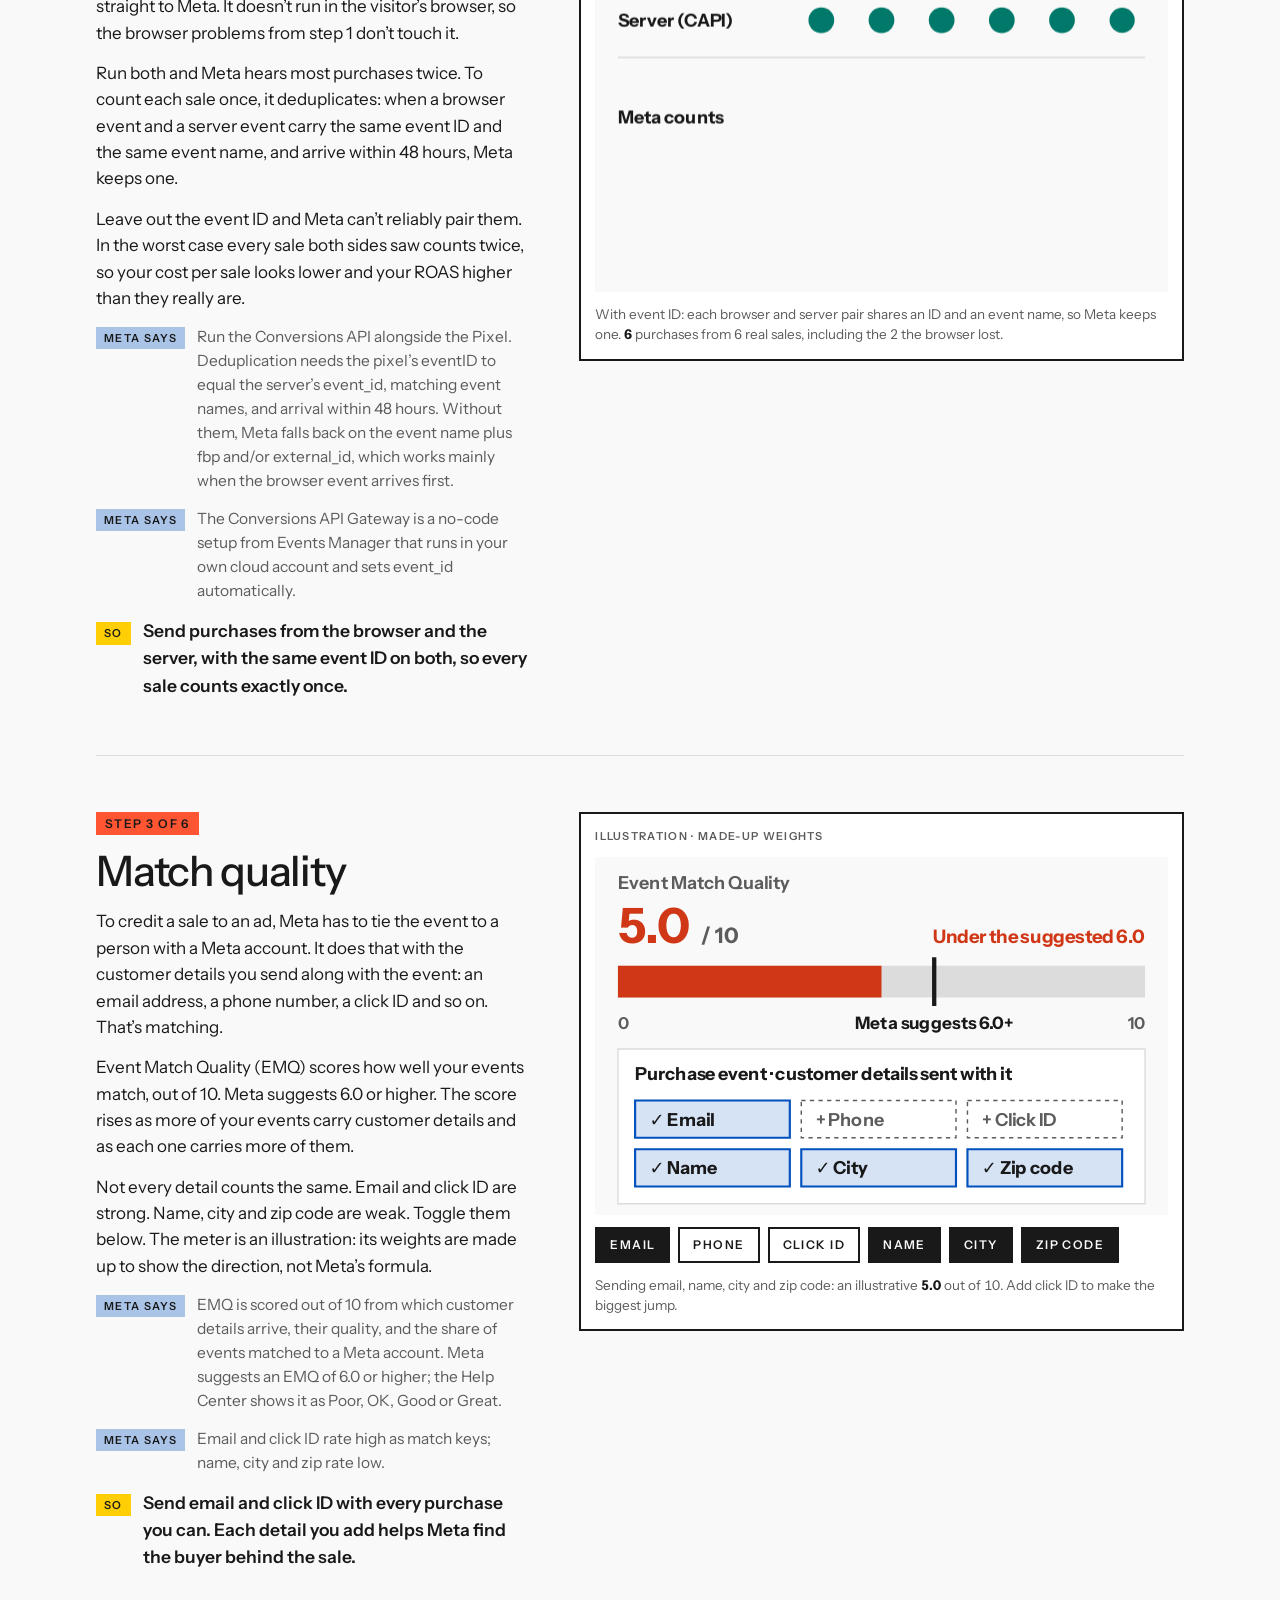
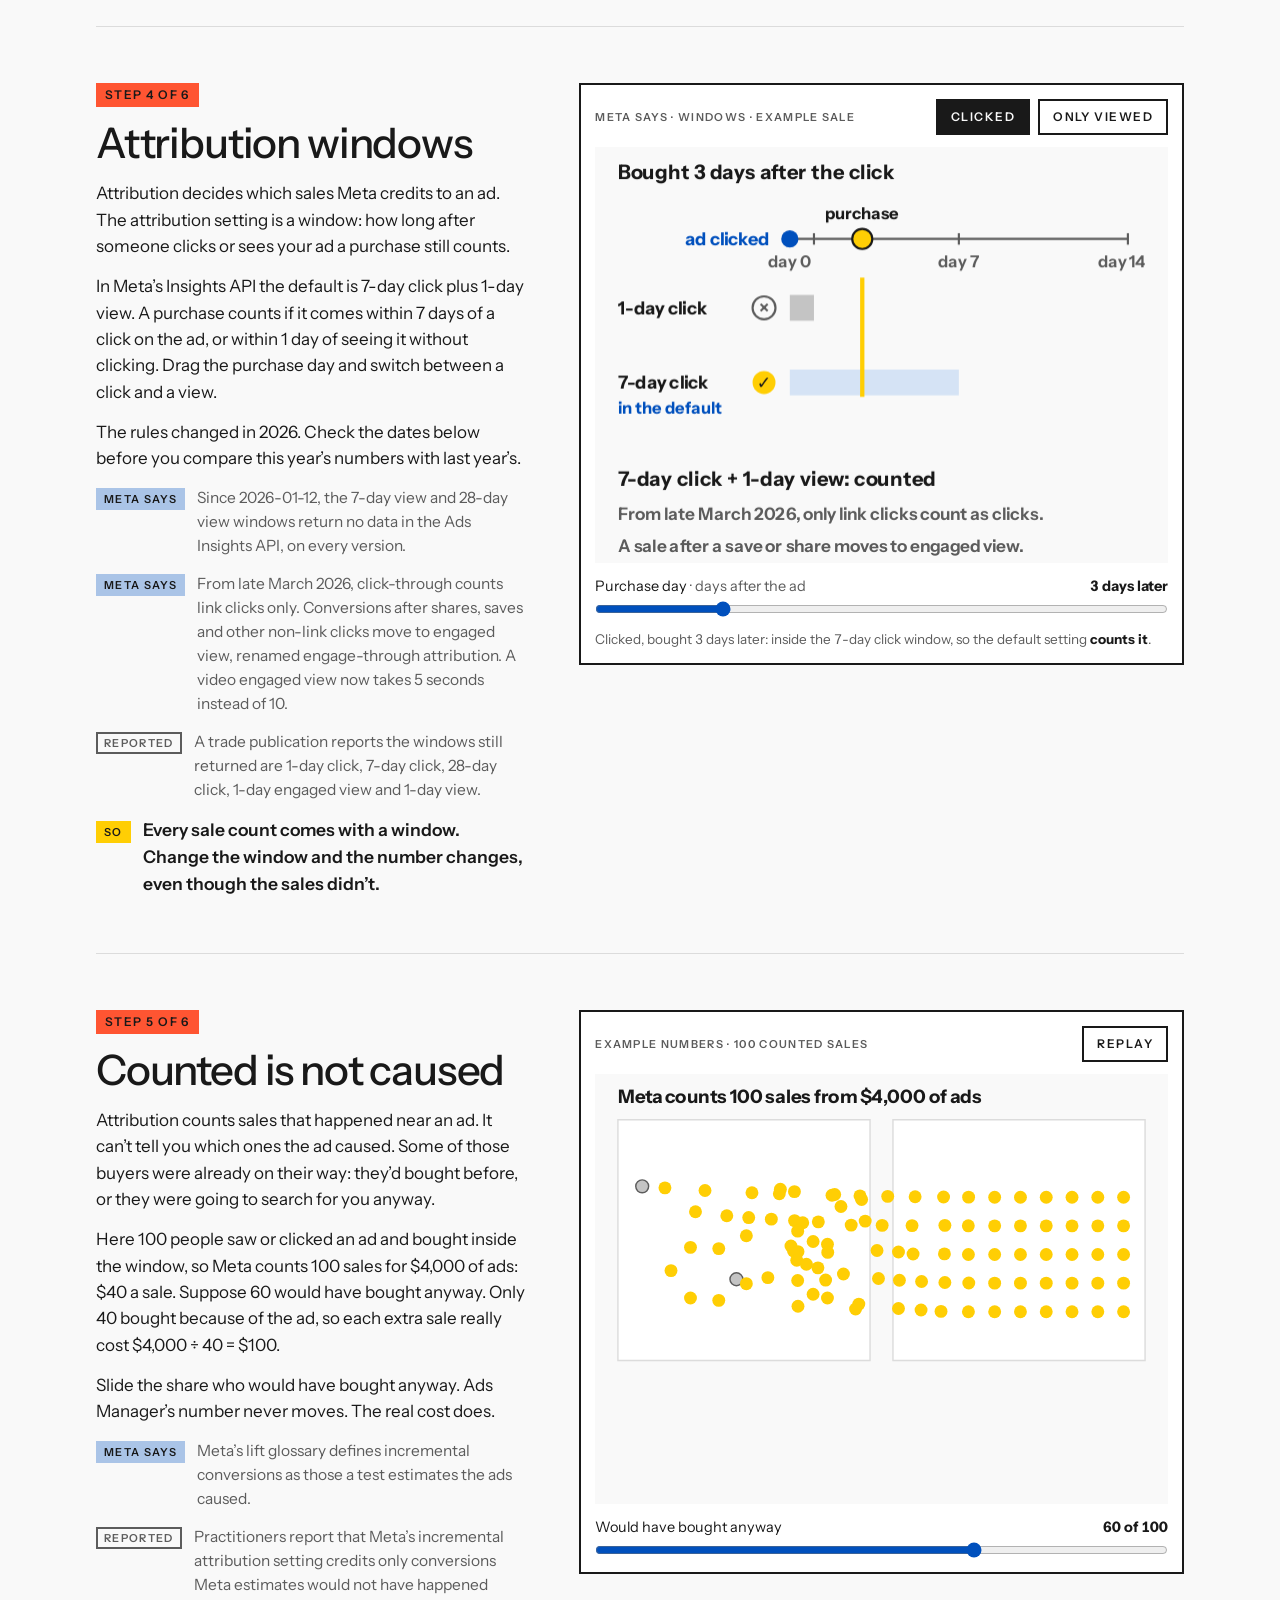
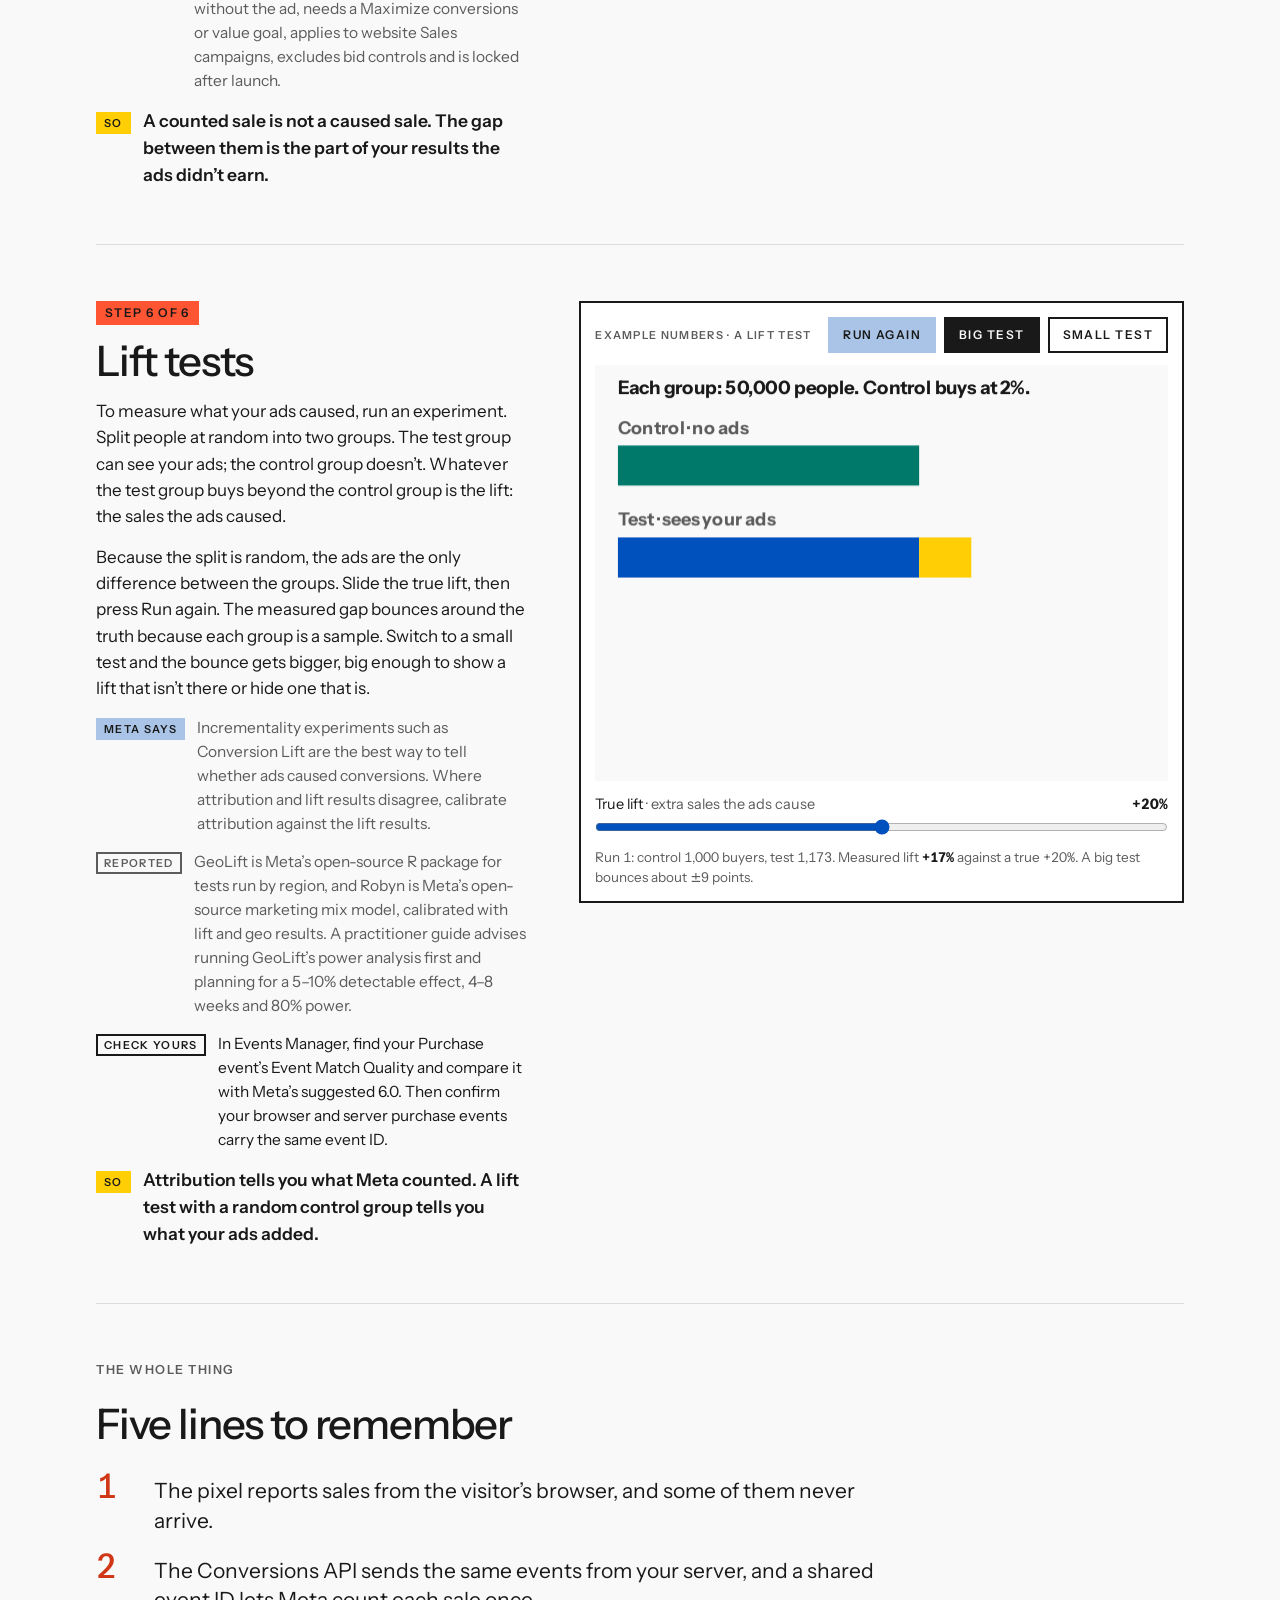
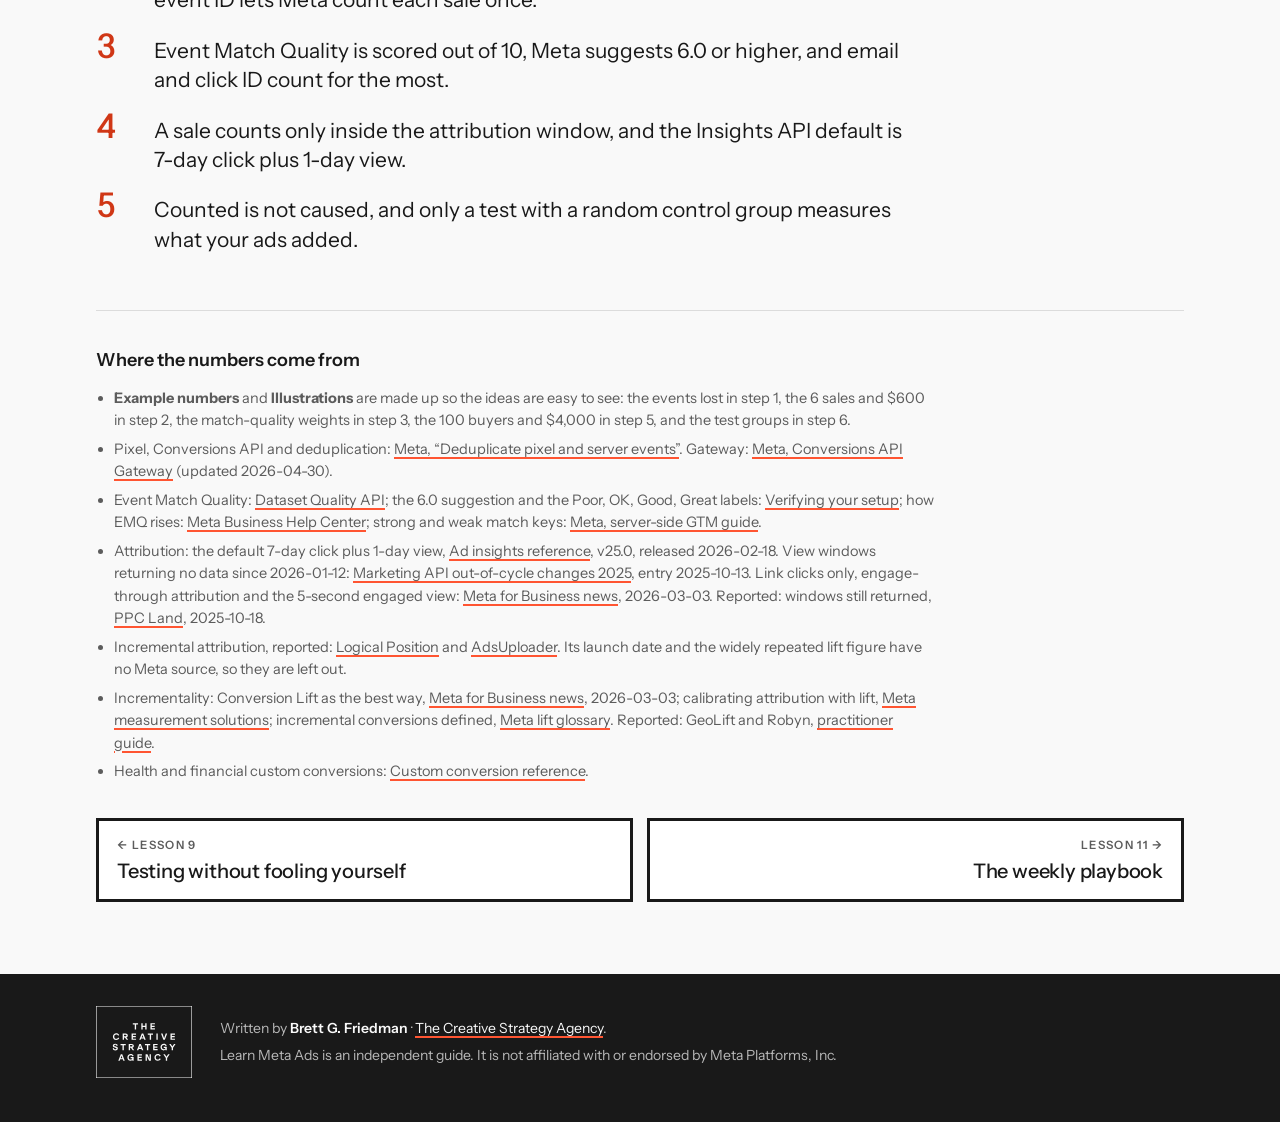
<file: tracking-attribution/index.html>
<!doctype html>
<html lang="en">
<head>
<!-- head -->
<meta charset="utf-8">
<meta name="viewport" content="width=device-width, initial-scale=1, viewport-fit=cover">
<title>Meta Pixel, Conversions API and Attribution Windows Explained · Learn Meta Ads</title>
<meta name="description" content="Pixel, Conversions API, attribution windows, and the gap between the sales Meta counts and the sales your ads caused.">
<link rel="canonical" href="https://learnmetaads.com/tracking-attribution/">
<meta property="og:type" content="article">
<meta property="og:site_name" content="Learn Meta Ads">
<meta property="og:title" content="Meta Pixel, Conversions API and Attribution Windows Explained · Learn Meta Ads">
<meta property="og:description" content="Pixel, Conversions API, attribution windows, and the gap between the sales Meta counts and the sales your ads caused.">
<meta property="og:url" content="https://learnmetaads.com/tracking-attribution/">
<meta property="og:image" content="https://learnmetaads.com/og.png">
<meta name="twitter:card" content="summary_large_image">
<meta name="theme-color" content="#191919">
<link rel="icon" href="../favicon.svg" type="image/svg+xml">
<link rel="preconnect" href="https://fonts.googleapis.com">
<link rel="preconnect" href="https://fonts.gstatic.com" crossorigin>
<link rel="stylesheet" href="https://fonts.googleapis.com/css2?family=Instrument+Sans:ital,wght@0,400..700;1,400..700&display=swap">
<link rel="stylesheet" href="../assets/site.css">
<script>try{var t=localStorage.getItem('lma-theme');if(t==='light'||t==='dark')document.documentElement.dataset.theme=t}catch(e){}</script>
<script type="application/ld+json">{"@context": "https://schema.org", "@type": "Course", "@id": "https://learnmetaads.com/tracking-attribution/#course", "name": "Tracking and attribution", "description": "Pixel, Conversions API, attribution windows, and the gap between the sales Meta counts and the sales your ads caused.", "url": "https://learnmetaads.com/tracking-attribution/", "provider": {"@type": "Organization", "@id": "https://thecreativestrategyagency.com/#org", "name": "The Creative Strategy Agency", "alternateName": "TCSA", "url": "https://thecreativestrategyagency.com/"}, "author": {"@type": "Person", "@id": "https://thecreativestrategyagency.com/about/brett/#person", "name": "Brett G. Friedman", "jobTitle": "Founder", "worksFor": {"@id": "https://thecreativestrategyagency.com/#org"}}, "educationalLevel": "Beginner", "timeRequired": "PT12M", "isPartOf": {"@id": "https://learnmetaads.com/#course"}, "hasCourseInstance": [{"@type": "CourseInstance", "courseMode": "Online", "courseWorkload": "PT12M"}], "offers": [{"@type": "Offer", "category": "Free", "price": 0, "priceCurrency": "USD"}], "isAccessibleForFree": true, "inLanguage": "en"}</script>
<!-- /head -->
</head>
<body>
<!-- bar -->
<header class="bar"><div class="bar-in">
<a class="mark" href="../" aria-label="Learn Meta Ads, home"><img src="../assets/tcsa-logo.svg" alt="" width="60" height="45"><span>Learn <b>Meta</b> Ads</span></a>
<nav class="bar-nav" aria-label="Site"><a href="../#lessons">All lessons</a><button class="btn" type="button" data-theme-btn>Theme: auto</button></nav>
</div></header>
<!-- /bar -->
<main class="wrap">
  <header class="hero">
    <p class="eyebrow">Lesson 10 · Measurement · 12 min</p>
    <h1>Tracking and <span>attribution</span></h1>
    <p class="lede">Every number in lessons 2 and 3 starts with Meta hearing about a sale. This lesson follows a sale from your checkout to Ads Manager, shows where it gets lost or counted twice, and separates the sales your ads were near from the sales your ads caused.</p>
    <ul class="toc">
      <li><a href="#s1"><b>1</b> The pixel</a></li>
      <li><a href="#s2"><b>2</b> Conversions API</a></li>
      <li><a href="#s3"><b>3</b> Match quality</a></li>
      <li><a href="#s4"><b>4</b> Attribution windows</a></li>
      <li><a href="#s5"><b>5</b> Counted is not caused</a></li>
      <li><a href="#s6"><b>6</b> Lift tests</a></li>
      <li><a href="#recap"><b>→</b> Five-line recap</a></li>
    </ul>
  </header>

  <section class="step" id="s1">
    <div class="copy">
      <p class="stepno">Step 1 of 6</p>
      <h2>How a sale reaches Meta: the pixel</h2>
      <p>Meta can only count a sale it hears about. The Meta Pixel is a snippet of code on your site. When a visitor does something, it sends an event from their browser to Meta: PageView when a page loads, AddToCart when they add a product, Purchase when they buy.</p>
      <p>Some of those events never arrive. Ad blockers stop the pixel, people close the tab before the thank-you page loads, and browsers limit what tracking code can do. The sale still happened. Meta just never heard about it.</p>
      <p>Every purchase that goes missing makes your cost per sale look worse than it really is.</p>
      <p class="data meta"><span class="label">Meta says</span><span>From 2025-09-02, custom conversions (results you define from your own events) that suggest a health condition or financial status are flagged and blocked from new campaigns.</span></p>
      <p class="so"><span class="label">So</span><span>The pixel only sees what the browser lets it send. Some real sales never reach Meta.</span></p>
    </div>
    <figure class="stage">
      <div class="stage-head"><span class="tag">Illustration · the losses are made up</span><div class="btns"><button class="btn" type="button" data-replay>Replay</button></div></div>
      <canvas role="img" aria-label="Events travel from the browser to Meta in three lanes: PageView, AddToCart and Purchase. Some turn red and drop out on the way. In this illustration 10 of 14 page views, 5 of 7 add-to-carts and 3 of 4 purchases reach Meta."></canvas>
    </figure>
  </section>

  <section class="step" id="s2">
    <div class="copy">
      <p class="stepno">Step 2 of 6</p>
      <h2>The Conversions API, and counting once</h2>
      <p>The Conversions API (CAPI) sends the same events from your server, the computer that runs your store, straight to Meta. It doesn’t run in the visitor’s browser, so the browser problems from step 1 don’t touch it.</p>
      <p>Run both and Meta hears most purchases twice. To count each sale once, it deduplicates: when a browser event and a server event carry the same event ID and the same event name, and arrive within 48 hours, Meta keeps one.</p>
      <p>Leave out the event ID and Meta can’t reliably pair them. In the worst case every sale both sides saw counts twice, so your cost per sale looks lower and your ROAS higher than they really are.</p>
      <p class="data meta"><span class="label">Meta says</span><span>Run the Conversions API alongside the Pixel. Deduplication needs the pixel’s eventID to equal the server’s event_id, matching event names, and arrival within 48 hours. Without them, Meta falls back on the event name plus fbp and/or external_id, which works mainly when the browser event arrives first.</span></p>
      <p class="data meta"><span class="label">Meta says</span><span>The Conversions API Gateway is a no-code setup from Events Manager that runs in your own cloud account and sets event_id automatically.</span></p>
      <p class="so"><span class="label">So</span><span>Send purchases from the browser and the server, with the same event ID on both, so every sale counts exactly once.</span></p>
    </div>
    <figure class="stage">
      <div class="stage-head"><span class="tag">Example numbers · 6 real sales</span><div class="btns" role="group" aria-label="Event ID"><button class="btn" type="button" data-id="1" aria-pressed="true">With event ID</button><button class="btn" type="button" data-id="0" aria-pressed="false">No event ID</button></div></div>
      <canvas role="img" aria-label="Six real sales. The browser pixel reports four of them; the server reports all six. With a shared event ID, matching pairs merge and Meta counts 6 purchases. Without one, in the worst case Meta counts 10: four sales counted twice."></canvas>
      <p class="formula" id="f2" aria-live="polite"></p>
    </figure>
  </section>

  <section class="step" id="s3">
    <div class="copy">
      <p class="stepno">Step 3 of 6</p>
      <h2>Match quality</h2>
      <p>To credit a sale to an ad, Meta has to tie the event to a person with a Meta account. It does that with the customer details you send along with the event: an email address, a phone number, a click ID and so on. That’s matching.</p>
      <p>Event Match Quality (EMQ) scores how well your events match, out of 10. Meta suggests 6.0 or higher. The score rises as more of your events carry customer details and as each one carries more of them.</p>
      <p>Not every detail counts the same. Email and click ID are strong. Name, city and zip code are weak. Toggle them below. The meter is an illustration: its weights are made up to show the direction, not Meta’s formula.</p>
      <p class="data meta"><span class="label">Meta says</span><span>EMQ is scored out of 10 from which customer details arrive, their quality, and the share of events matched to a Meta account. Meta suggests an EMQ of 6.0 or higher; the Help Center shows it as Poor, OK, Good or Great.</span></p>
      <p class="data meta"><span class="label">Meta says</span><span>Email and click ID rate high as match keys; name, city and zip rate low.</span></p>
      <p class="so"><span class="label">So</span><span>Send email and click ID with every purchase you can. Each detail you add helps Meta find the buyer behind the sale.</span></p>
    </div>
    <figure class="stage">
      <div class="stage-head"><span class="tag">Illustration · made-up weights</span></div>
      <canvas role="img" aria-label="A match-quality meter from 0 to 10 with a line at Meta’s suggested 6.0. Below it, a purchase event lists the customer details sent with it. Turning on email or click ID moves the meter a long way; name, city and zip code move it a little."></canvas>
      <div class="btns" role="group" aria-label="Customer details sent with each purchase"><button class="btn" type="button" data-k="0" aria-pressed="true">Email</button><button class="btn" type="button" data-k="1" aria-pressed="false">Phone</button><button class="btn" type="button" data-k="2" aria-pressed="false">Click ID</button><button class="btn" type="button" data-k="3" aria-pressed="true">Name</button><button class="btn" type="button" data-k="4" aria-pressed="true">City</button><button class="btn" type="button" data-k="5" aria-pressed="true">Zip code</button></div>
      <p class="formula" id="f3" aria-live="polite"></p>
    </figure>
  </section>

  <section class="step" id="s4">
    <div class="copy">
      <p class="stepno">Step 4 of 6</p>
      <h2>Attribution windows</h2>
      <p>Attribution decides which sales Meta credits to an ad. The attribution setting is a window: how long after someone clicks or sees your ad a purchase still counts.</p>
      <p>In Meta’s Insights API the default is 7-day click plus 1-day view. A purchase counts if it comes within 7 days of a click on the ad, or within 1 day of seeing it without clicking. Drag the purchase day and switch between a click and a view.</p>
      <p>The rules changed in 2026. Check the dates below before you compare this year’s numbers with last year’s.</p>
      <p class="data meta"><span class="label">Meta says</span><span>Since 2026-01-12, the 7-day view and 28-day view windows return no data in the Ads Insights API, on every version.</span></p>
      <p class="data meta"><span class="label">Meta says</span><span>From late March 2026, click-through counts link clicks only. Conversions after shares, saves and other non-link clicks move to engaged view, renamed engage-through attribution. A video engaged view now takes 5 seconds instead of 10.</span></p>
      <p class="data rep"><span class="label">Reported</span><span>A trade publication reports the windows still returned are 1-day click, 7-day click, 28-day click, 1-day engaged view and 1-day view.</span></p>
      <p class="so"><span class="label">So</span><span>Every sale count comes with a window. Change the window and the number changes, even though the sales didn’t.</span></p>
    </div>
    <figure class="stage">
      <div class="stage-head"><span class="tag">Meta says · windows · example sale</span><div class="btns" role="group" aria-label="What the buyer did"><button class="btn" type="button" data-mode="0" aria-pressed="true">Clicked</button><button class="btn" type="button" data-mode="1" aria-pressed="false">Only viewed</button></div></div>
      <canvas role="img" aria-label="A timeline from day 0, when the person clicked or saw the ad, to day 14. Bars show each attribution window. A gold line marks the purchase day. Windows that reach the purchase count it. The 7-day view window is greyed out: no data in the API since 2026-01-12."></canvas>
      <div class="sliders one">
        <label for="d4"><span class="row"><span>Purchase day <em>· days after the ad</em></span><output id="od4" for="d4">3 days later</output></span><input id="d4" type="range" min="0" max="14" step="1" value="3"></label>
      </div>
      <p class="formula" id="f4" aria-live="polite"></p>
    </figure>
  </section>

  <section class="step" id="s5">
    <div class="copy">
      <p class="stepno">Step 5 of 6</p>
      <h2>Counted is not caused</h2>
      <p>Attribution counts sales that happened near an ad. It can’t tell you which ones the ad caused. Some of those buyers were already on their way: they’d bought before, or they were going to search for you anyway.</p>
      <p>Here 100 people saw or clicked an ad and bought inside the window, so Meta counts 100 sales for $4,000 of ads: $40 a sale. Suppose 60 would have bought anyway. Only 40 bought because of the ad, so each extra sale really cost $4,000 ÷ 40 = $100.</p>
      <p>Slide the share who would have bought anyway. Ads Manager’s number never moves. The real cost does.</p>
      <p class="data meta"><span class="label">Meta says</span><span>Meta’s lift glossary defines incremental conversions as those a test estimates the ads caused.</span></p>
      <p class="data rep"><span class="label">Reported</span><span>Practitioners report that Meta’s incremental attribution setting credits only conversions Meta estimates would not have happened without the ad, needs a Maximize conversions or value goal, applies to website Sales campaigns, excludes bid controls and is locked after launch.</span></p>
      <p class="so"><span class="label">So</span><span>A counted sale is not a caused sale. The gap between them is the part of your results the ads didn’t earn.</span></p>
    </div>
    <figure class="stage">
      <div class="stage-head"><span class="tag">Example numbers · 100 counted sales</span><div class="btns"><button class="btn" type="button" data-replay>Replay</button></div></div>
      <canvas role="img" aria-label="100 counted buyers split into two groups: 60 who would have bought anyway and 40 who bought because of the ad. Ads Manager shows $4,000 ÷ 100 = $40 a sale. The real cost of each extra sale is $4,000 ÷ 40 = $100."></canvas>
      <div class="sliders one">
        <label for="a5"><span class="row"><span>Would have bought anyway</span><output id="oa5" for="a5">60 of 100</output></span><input id="a5" type="range" min="0" max="90" step="10" value="60"></label>
      </div>
    </figure>
  </section>

  <section class="step" id="s6">
    <div class="copy">
      <p class="stepno">Step 6 of 6</p>
      <h2>Lift tests</h2>
      <p>To measure what your ads caused, run an experiment. Split people at random into two groups. The test group can see your ads; the control group doesn’t. Whatever the test group buys beyond the control group is the lift: the sales the ads caused.</p>
      <p>Because the split is random, the ads are the only difference between the groups. Slide the true lift, then press Run again. The measured gap bounces around the truth because each group is a sample. Switch to a small test and the bounce gets bigger, big enough to show a lift that isn’t there or hide one that is.</p>
      <p class="data meta"><span class="label">Meta says</span><span>Incrementality experiments such as Conversion Lift are the best way to tell whether ads caused conversions. Where attribution and lift results disagree, calibrate attribution against the lift results.</span></p>
      <p class="data rep"><span class="label">Reported</span><span>GeoLift is Meta’s open-source R package for tests run by region, and Robyn is Meta’s open-source marketing mix model, calibrated with lift and geo results. A practitioner guide advises running GeoLift’s power analysis first and planning for a 5–10% detectable effect, 4–8 weeks and 80% power.</span></p>
      <p class="do"><span class="label">Check yours</span><span>In Events Manager, find your Purchase event’s Event Match Quality and compare it with Meta’s suggested 6.0. Then confirm your browser and server purchase events carry the same event ID.</span></p>
      <p class="so"><span class="label">So</span><span>Attribution tells you what Meta counted. A lift test with a random control group tells you what your ads added.</span></p>
    </div>
    <figure class="stage">
      <div class="stage-head"><span class="tag">Example numbers · a lift test</span><div class="btns"><button class="btn primary" type="button" id="run6">Run again</button><span class="btns" role="group" aria-label="Test size"><button class="btn" type="button" data-size="1" aria-pressed="true">Big test</button><button class="btn" type="button" data-size="0" aria-pressed="false">Small test</button></span></div></div>
      <canvas role="img" aria-label="Two bars: buyers in the control group, who see no ads, and buyers in the test group, who do. The test bar’s extra length is the measured lift. A dashed line marks the true lift. Below, measured lift against true lift and how far this size of test can bounce."></canvas>
      <div class="sliders one">
        <label for="l6"><span class="row"><span>True lift <em>· extra sales the ads cause</em></span><output id="ol6" for="l6">+20%</output></span><input id="l6" type="range" min="0" max="40" step="1" value="20"></label>
      </div>
      <p class="formula" id="f6" aria-live="polite"></p>
    </figure>
  </section>

  <section class="recap" id="recap">
    <p class="eyebrow">The whole thing</p>
    <h2>Five lines to remember</h2>
    <ol>
      <li><span>The pixel reports sales from the visitor’s browser, and some of them never arrive.</span></li>
      <li><span>The Conversions API sends the same events from your server, and a shared event ID lets Meta count each sale once.</span></li>
      <li><span>Event Match Quality is scored out of 10, Meta suggests 6.0 or higher, and email and click ID count for the most.</span></li>
      <li><span>A sale counts only inside the attribution window, and the Insights API default is 7-day click plus 1-day view.</span></li>
      <li><span>Counted is not caused, and only a test with a random control group measures what your ads added.</span></li>
    </ol>
  </section>
  <footer class="sources">
    <h3>Where the numbers come from</h3>
    <ul>
      <li><b>Example numbers</b> and <b>Illustrations</b> are made up so the ideas are easy to see: the events lost in step 1, the 6 sales and $600 in step 2, the match-quality weights in step 3, the 100 buyers and $4,000 in step 5, and the test groups in step 6.</li>
      <li>Pixel, Conversions API and deduplication: <a href="https://developers.facebook.com/docs/marketing-api/conversions-api/deduplicate-pixel-and-server-events/">Meta, “Deduplicate pixel and server events”</a>. Gateway: <a href="https://developers.facebook.com/documentation/ads-commerce/gateway-products/conversions-api-gateway">Meta, Conversions API Gateway</a> (updated 2026-04-30).</li>
      <li>Event Match Quality: <a href="https://developers.facebook.com/docs/marketing-api/conversions-api/dataset-quality-api/">Dataset Quality API</a>; the 6.0 suggestion and the Poor, OK, Good, Great labels: <a href="https://developers.facebook.com/documentation/ads-commerce/conversions-api/verifying-setup.md">Verifying your setup</a>; how EMQ rises: <a href="https://en-gb.facebook.com/business/help/308855623839366">Meta Business Help Center</a>; strong and weak match keys: <a href="https://developers.secure.facebook.com/documentation/ads-commerce/conversions-api/guides/gtm-server-side">Meta, server-side GTM guide</a>.</li>
      <li>Attribution: the default 7-day click plus 1-day view, <a href="https://developers.facebook.com/docs/graph-api/reference/adgroup/insights/">Ad insights reference</a>, v25.0, released 2026-02-18. View windows returning no data since 2026-01-12: <a href="https://developers.facebook.com/docs/marketing-api/out-of-cycle-changes/occ-2025">Marketing API out-of-cycle changes 2025</a>, entry 2025-10-13. Link clicks only, engage-through attribution and the 5-second engaged view: <a href="https://www.facebook.com/business/news/click-attribution">Meta for Business news</a>, 2026-03-03. Reported: windows still returned, <a href="https://ppc.land/meta-restricts-attribution-windows-and-data-retention-in-ads-insights-api/">PPC Land</a>, 2025-10-18.</li>
      <li>Incremental attribution, reported: <a href="https://www.logicalposition.com/blog/beyond-last-click-breaking-down-metas-incremental-attribution">Logical Position</a> and <a href="https://adsuploader.com/blog/meta-incremental-attribution">AdsUploader</a>. Its launch date and the widely repeated lift figure have no Meta source, so they are left out.</li>
      <li>Incrementality: Conversion Lift as the best way, <a href="https://www.facebook.com/business/news/click-attribution">Meta for Business news</a>, 2026-03-03; calibrating attribution with lift, <a href="https://www.facebook.com/business/industries/b2b/measurement/solutions">Meta measurement solutions</a>; incremental conversions defined, <a href="https://www.facebook.com/business/help/1092662031214127">Meta lift glossary</a>. Reported: GeoLift and Robyn, <a href="https://blckalpaca.at/en/knowledge-base/social-media/paid-social-performance-marketing/conversion-lift-meta-tiktok-platform-lift-tests">practitioner guide</a>.</li>
      <li>Health and financial custom conversions: <a href="https://developers.secure.facebook.com/docs/marketing-api/reference/custom-conversion/">Custom conversion reference</a>.</li>
    </ul>
  </footer>

<!-- pager -->
<nav class="pager" aria-label="Lessons">
<a class="prev" href="../testing/"><small>← Lesson 9</small><span>Testing without fooling yourself</span></a>
<a class="next" href="../weekly-playbook/"><small>Lesson 11 →</small><span>The weekly playbook</span></a>
</nav>
<!-- /pager -->
</main>
<!-- foot -->
<footer class="foot"><div class="foot-in">
<a class="foot-logo" href="https://thecreativestrategyagency.com/" aria-label="The Creative Strategy Agency"><img src="../assets/tcsa-logo.svg" alt="" width="96" height="72"></a>
<div class="foot-text">
<p>Written by <b>Brett G. Friedman</b> · <a href="https://thecreativestrategyagency.com/">The Creative Strategy Agency</a>.</p>
<p>Learn Meta Ads is an independent guide. It is not affiliated with or endorsed by Meta Platforms, Inc.</p>
</div>
</div></footer>
<!-- /foot -->
<script src="../assets/engine.js"></script>
<script>
(() => {
'use strict';
const {C, TAU, clamp, seg, easeIO, easeOut, lerp, rng, shuffle, rrect, txt, measure, arrow, money, num, scene} = LMA;

/* ---------- 1 · the pixel ---------- */
const LANES1 = [
  {n:'PageView', k:14, lost:new Set([2, 6, 9, 12]), drop:{2:.32, 6:.58, 9:.45, 12:.7}, y:82},
  {n:'AddToCart', k:7, lost:new Set([1, 4]), drop:{1:.4, 4:.62}, y:150},
  {n:'Purchase', k:4, lost:new Set([2]), drop:{2:.5}, y:218, gold:true}
];
scene('s1', {H:300, dur:5.4, draw(ctx, t){
  const BX = 16, BW = 84, MX = 300, MW = 84, Y0 = 30, Y1 = 262, XA = BX + BW + 4, XB = MX - 4;
  for (const [x, w, n] of [[BX, BW, 'Browser'], [MX, MW, 'Meta']]){
    rrect(ctx, x, Y0, w, Y1 - Y0, 10); ctx.fillStyle = C.surface; ctx.fill(); ctx.lineWidth = 1.5; ctx.strokeStyle = C.line; ctx.stroke();
    txt(ctx, n, x + w / 2, Y0 + 20, {size:13, w:850, align:'center'});
  }
  LANES1.forEach((L, li) => {
    txt(ctx, L.n, BX + BW / 2, L.y + 4, {size:11.5, w:750, align:'center', color:C.muted});
    ctx.strokeStyle = C.line; ctx.lineWidth = 1; ctx.beginPath(); ctx.moveTo(XA, L.y); ctx.lineTo(XB, L.y); ctx.stroke();
    let arrived = 0;
    for (let i = 0; i < L.k; i++){
      const t0 = .3 + li * .25 + i * (2.6 / L.k), p = seg(t, t0, t0 + 1.1), col = L.gold ? C.win : C.you;
      if (p <= 0) continue;
      if (L.lost.has(i)){
        const dp = L.drop[i], x = lerp(XA, XB, Math.min(p, dp));
        if (p < dp){ ctx.beginPath(); ctx.arc(x, L.y, 4, 0, TAU); ctx.fillStyle = col; ctx.fill(); continue; }
        const f = seg(t, t0 + dp * 1.1, t0 + dp * 1.1 + .3), y = L.y + 14 * easeOut(f);
        ctx.save(); ctx.strokeStyle = C.loss; ctx.lineWidth = 2; ctx.beginPath();
        ctx.moveTo(x - 4, y - 4); ctx.lineTo(x + 4, y + 4); ctx.moveTo(x + 4, y - 4); ctx.lineTo(x - 4, y + 4); ctx.stroke(); ctx.restore();
        continue;
      }
      if (p < 1){ ctx.beginPath(); ctx.arc(lerp(XA, XB, p), L.y, 4, 0, TAU); ctx.fillStyle = col; ctx.fill(); continue; }
      const j = arrived++;
      ctx.beginPath(); ctx.arc(MX + 15 + (j % 6) * 11, L.y - 7 + Math.floor(j / 6) * 11, 4, 0, TAU); ctx.fillStyle = col; ctx.fill();
    }
    const total = L.k - L.lost.size, a = seg(t, 4.4, 4.9);
    txt(ctx, total + ' of ' + L.k, MX + MW / 2, L.y + 32, {size:12.5, w:800, align:'center', alpha:a});
  });
  txt(ctx, 'Lost: ad blockers, closed tabs, browser limits', 200, 288, {size:12, w:650, align:'center', color:C.muted, alpha:seg(t, 4.6, 5.1)});
}});

/* ---------- 2 · CAPI and dedup ---------- */
const LOST2 = new Set([1, 4]);
const st2 = {id:1};
const s2 = scene('s2', {H:300, dur:3.2, draw(ctx, t){
  const cx = i => 158 + i * 42, YB = 62, YS = 110, YM = 178;
  txt(ctx, 'Sale', 16, 26, {size:12.5, w:700, color:C.muted});
  for (let i = 0; i < 6; i++) txt(ctx, '#' + (i + 1), cx(i), 26, {size:12.5, w:750, align:'center', color:C.muted});
  txt(ctx, 'Browser pixel', 16, YB + 4.5, {size:12.5, w:750});
  txt(ctx, 'Server (CAPI)', 16, YS + 4.5, {size:12.5, w:750});
  txt(ctx, 'Meta counts', 16, YM + 4.5, {size:12.5, w:750});
  ctx.strokeStyle = C.line; ctx.lineWidth = 1; ctx.beginPath(); ctx.moveTo(16, YS + 26); ctx.lineTo(384, YS + 26); ctx.stroke();
  const m = easeIO(seg(t, 1.5, 2.3)), fade = 1 - .6 * m;
  let count = 0;
  for (let i = 0; i < 6; i++){
    const x = cx(i), pb = easeOut(seg(t, .1 + i * .1, .4 + i * .1)), ps = easeOut(seg(t, .6 + i * .1, .9 + i * .1)), lost = LOST2.has(i);
    if (lost && pb > 0){
      ctx.save(); ctx.globalAlpha = pb; ctx.strokeStyle = C.loss; ctx.lineWidth = 2; ctx.beginPath();
      ctx.moveTo(x - 6, YB - 6); ctx.lineTo(x + 6, YB + 6); ctx.moveTo(x + 6, YB - 6); ctx.lineTo(x - 6, YB + 6); ctx.stroke(); ctx.restore();
    }
    if (!lost && pb > 0){ ctx.save(); ctx.globalAlpha = fade; ctx.beginPath(); ctx.arc(x, YB, 9 * pb, 0, TAU); ctx.fillStyle = C.you; ctx.fill(); ctx.restore(); }
    if (ps > 0){ ctx.save(); ctx.globalAlpha = fade; ctx.beginPath(); ctx.arc(x, YS, 9 * ps, 0, TAU); ctx.fillStyle = C.alt; ctx.fill(); ctx.restore(); }
    if (m <= 0) continue;
    const two = !lost && !st2.id;
    const ys = two ? YM - 12 : YM, yb = two ? YM + 14 : YM;
    if (!lost){ ctx.beginPath(); ctx.arc(x, lerp(YB, yb, m), 9, 0, TAU); ctx.fillStyle = C.win; ctx.fill(); if (two && m > .9){ ctx.lineWidth = 2.5; ctx.strokeStyle = C.loss; ctx.stroke(); } }
    ctx.beginPath(); ctx.arc(x, lerp(YS, ys, m), 9, 0, TAU); ctx.fillStyle = C.win; ctx.fill(); ctx.lineWidth = 1.2; ctx.strokeStyle = C.ink; ctx.stroke();
    count += two ? 2 : 1;
  }
  const f = seg(t, 2.4, 2.9), dup = !st2.id;
  txt(ctx, `Meta counts ${dup ? 10 : 6} purchases`, 16, 236, {size:17, w:860, color:dup ? C.loss : C.ink, alpha:f});
  txt(ctx, dup ? '6 real sales. 4 of them counted twice.' : '6 real sales, each counted once.', 16, 260, {size:12.5, w:650, color:C.muted, alpha:f});
  txt(ctx, dup ? 'On $600 of ads: $60 a sale on paper. The real cost is $100.' : 'On $600 of ads: $100 a sale, the real cost.', 16, 284, {size:12.5, w:650, color:C.muted, alpha:f});
}});
const BTN2 = [...document.querySelectorAll('#s2 [data-id]')];
const WHY2 = [
  'No event ID: Meta can’t reliably pair the browser and server copies. In the worst case, the 4 sales both sides saw count twice: <strong>10</strong> purchases from 6 real sales.',
  'With event ID: each browser and server pair shares an ID and an event name, so Meta keeps one. <strong>6</strong> purchases from 6 real sales, including the 2 the browser lost.'
];
function pick2(v, animate){
  st2.id = v;
  BTN2.forEach(b => b.setAttribute('aria-pressed', String(+b.dataset.id === v)));
  document.getElementById('f2').innerHTML = WHY2[v];
  if (animate) s2.play(1.2); else s2.render();
}
BTN2.forEach(b => b.addEventListener('click', () => pick2(+b.dataset.id, true)));
pick2(1, false);

/* ---------- 3 · match quality ---------- */
const KEYS3 = [['Email', 2.6], ['Phone', 1.6], ['Click ID', 2.4], ['Name', .5], ['City', .4], ['Zip code', .5]];
const st3 = {on:[true, false, false, true, true, true], from:5};
const score3 = () => Math.min(10, 1 + KEYS3.reduce((a, k, i) => a + (st3.on[i] ? k[1] : 0), 0));
const s3 = scene('s3', {H:250, dur:.7, rest:.7, autoplay:false, draw(ctx, t){
  const v = lerp(st3.from, score3(), easeOut(seg(t, 0, .6))), ok = v >= 6 - 1e-9, col = ok ? C.you : C.loss;
  txt(ctx, 'Event Match Quality', 16, 22, {size:12.5, w:650, color:C.muted});
  const s = v.toFixed(1);
  txt(ctx, s, 16, 60, {size:34, w:860, color:col});
  txt(ctx, '/ 10', 16 + measure(ctx, s, 34, 860) + 8, 60, {size:15, w:750, color:C.muted});
  txt(ctx, ok ? 'At or above 6.0' : 'Under the suggested 6.0', 384, 60, {size:13, w:800, color:col, align:'right'});
  const X = 16, W = 368, y = 76, h = 22;
  rrect(ctx, X, y, W, h, 6); ctx.fillStyle = C.line; ctx.fill();
  rrect(ctx, X, y, Math.max(6, v / 10 * W), h, 6); ctx.fillStyle = col; ctx.fill();
  const mx = X + .6 * W;
  ctx.fillStyle = C.ink; ctx.fillRect(mx - 1.5, y - 6, 3, h + 12);
  txt(ctx, 'Meta suggests 6.0+', mx, y + h + 22, {size:12, w:750, align:'center'});
  txt(ctx, '0', X, y + h + 22, {size:11.5, w:650, color:C.muted});
  txt(ctx, '10', X + W, y + h + 22, {size:11.5, w:650, color:C.muted, align:'right'});
  rrect(ctx, 16, 134, 368, 108, 10); ctx.fillStyle = C.surface; ctx.fill(); ctx.lineWidth = 1; ctx.strokeStyle = C.line; ctx.stroke();
  txt(ctx, 'Purchase event · customer details sent with it', 28, 156, {size:12.5, w:750});
  KEYS3.forEach((k, i) => {
    const cx = 28 + (i % 3) * 116, cy = 170 + Math.floor(i / 3) * 34, on = st3.on[i];
    rrect(ctx, cx, cy, 108, 26, 7);
    if (on){ ctx.fillStyle = C.yousoft; ctx.fill(); ctx.lineWidth = 1.5; ctx.strokeStyle = C.you; ctx.stroke(); }
    else { ctx.save(); ctx.setLineDash([3, 3]); ctx.lineWidth = 1; ctx.strokeStyle = C.muted; ctx.stroke(); ctx.restore(); }
    txt(ctx, (on ? '✓ ' : '+ ') + k[0], cx + 10, cy + 17.5, {size:12.5, w:on ? 800 : 650, color:on ? C.ink : C.muted});
  });
}});
const BTN3 = [...document.querySelectorAll('#s3 [data-k]')];
function upd3(animate){
  BTN3.forEach(b => b.setAttribute('aria-pressed', String(st3.on[+b.dataset.k])));
  const names = KEYS3.filter((k, i) => st3.on[i]).map(k => k[0] === 'Click ID' ? 'click ID' : k[0].toLowerCase()), v = score3();
  const list = names.length ? names.length > 1 ? names.slice(0, -1).join(', ') + ' and ' + names[names.length - 1] : names[0] : 'no customer details';
  document.getElementById('f3').innerHTML = `Sending ${list}: an illustrative <strong>${v.toFixed(1)}</strong> out of 10. ` + (v >= 6 ? 'That clears Meta’s suggested 6.0.' : (!st3.on[0] || !st3.on[2] ? `Add ${!st3.on[0] ? 'email' : 'click ID'} to make the biggest jump.` : 'Add more details.'));
  if (animate) s3.play(0); else s3.still();
}
BTN3.forEach(b => b.addEventListener('click', () => { st3.from = lerp(st3.from, score3(), easeOut(seg(s3.t, 0, .6))); const k = +b.dataset.k; st3.on[k] = !st3.on[k]; upd3(true); }));
st3.from = score3(); upd3(false);

/* ---------- 4 · attribution windows ---------- */
const st4 = {mode:0, d:3};
const ROWS4 = [
  [{n:'1-day click', N:1}, {n:'7-day click', N:7, def:true}],
  [{n:'1-day view', N:1, def:true}, {n:'7-day view', N:7, dead:true}]
];
const later = d => d === 0 ? 'the same day' : d === 1 ? '1 day later' : d + ' days later';
const head4 = (m, d) => d === 0 ? (m ? 'Bought the same day they saw the ad' : 'Bought the same day as the click') : `Bought ${d} day${d > 1 ? 's' : ''} after ${m ? 'seeing the ad, no click' : 'the click'}`;
const s4 = scene('s4', {H:290, dur:.9, rest:.9, autoplay:false, draw(ctx, t){
  const X0 = 136, X1 = 372, K = (X1 - X0) / 14, AY = 64, d = st4.d, mode = st4.mode, rows = ROWS4[mode], a = easeOut(seg(t, 0, .6));
  txt(ctx, head4(mode, d), 16, 22, {size:14, w:800});
  ctx.strokeStyle = C.muted; ctx.lineWidth = 1.5; ctx.beginPath(); ctx.moveTo(X0, AY); ctx.lineTo(X1, AY); ctx.stroke();
  [[0, 'day 0'], [1, ''], [7, 'day 7'], [14, 'day 14']].forEach(([v, l]) => { const x = X0 + v * K; ctx.fillStyle = C.muted; ctx.fillRect(x - .75, AY - 4, 1.5, 8); if (l) txt(ctx, l, v === 14 ? 384 : x, AY + 20, {size:11.5, w:650, color:C.muted, align:v === 14 ? 'right' : 'center'}); });
  ctx.beginPath(); ctx.arc(X0, AY, 6, 0, TAU); ctx.fillStyle = C.you; ctx.fill();
  txt(ctx, mode ? 'ad seen' : 'ad clicked', X0 - 14, AY + 4.5, {size:12.5, w:800, color:C.you, align:'right'});
  let def = false;
  rows.forEach((r, i) => {
    const y = 112 + i * 52, inside = d <= r.N && !r.dead;
    if (r.def && inside) def = true;
    txt(ctx, r.n, 16, y + 4.5, {size:12.5, w:750, color:r.dead ? C.muted : C.ink});
    if (r.def) txt(ctx, 'in the default', 16, y + 22, {size:11.5, w:700, color:C.you});
    rrect(ctx, X0, y - 9, r.N * K, 18, 5);
    if (r.dead){
      ctx.save(); ctx.setLineDash([3, 3]); ctx.strokeStyle = C.muted; ctx.lineWidth = 1; ctx.stroke(); ctx.restore();
      txt(ctx, 'no API data', X0 + r.N * K + 8, y + 4.5, {size:11.5, w:700, color:C.muted});
      txt(ctx, 'since 2026-01-12', X0, y + 28, {size:11.5, w:650, color:C.muted});
    }
    else { ctx.fillStyle = inside ? C.yousoft : C.faint; ctx.fill(); }
    const mx = 118;
    ctx.beginPath(); ctx.arc(mx, y, 8, 0, TAU);
    if (inside){ ctx.fillStyle = C.win; ctx.fill(); txt(ctx, '✓', mx, y + 4.5, {size:12, w:850, color:C.onwin, align:'center'}); }
    else { ctx.lineWidth = 1.5; ctx.strokeStyle = C.muted; ctx.stroke(); txt(ctx, '×', mx, y + 4.5, {size:13, w:700, color:C.muted, align:'center'}); }
  });
  const px = X0 + d * K;
  ctx.save(); ctx.globalAlpha = a; ctx.strokeStyle = C.win; ctx.lineWidth = 3; ctx.beginPath(); ctx.moveTo(px, AY); ctx.lineTo(px, AY + 6); ctx.moveTo(px, AY + 27); ctx.lineTo(px, 174); ctx.stroke();
  ctx.beginPath(); ctx.arc(px, AY, 7, 0, TAU); ctx.fillStyle = C.win; ctx.fill(); ctx.lineWidth = 1.5; ctx.strokeStyle = C.ink; ctx.stroke(); ctx.restore();
  txt(ctx, 'purchase', clamp(px, X0 + 26, X1 - 26), AY - 14, {size:11.5, w:750, align:'center'});
  const f = seg(t, .3, .8);
  txt(ctx, `7-day click + 1-day view: ${def ? 'counted' : 'not counted'}`, 16, 236, {size:14, w:850, color:def ? C.ink : C.loss, alpha:f});
  txt(ctx, mode ? 'A video engaged view now takes 5 seconds, not 10.' : 'From late March 2026, only link clicks count as clicks.', 16, 260, {size:12, w:650, color:C.muted, alpha:f});
  txt(ctx, mode ? 'Views beyond 1 day: no API data since 2026-01-12.' : 'A sale after a save or share moves to engaged view.', 16, 282, {size:12, w:650, color:C.muted, alpha:f});
}});
const BTN4 = [...document.querySelectorAll('#s4 [data-mode]')], IN4 = document.getElementById('d4');
function set4(next, animate){
  Object.assign(st4, next);
  IN4.value = st4.d; document.getElementById('od4').textContent = later(st4.d);
  BTN4.forEach(b => b.setAttribute('aria-pressed', String(+b.dataset.mode === st4.mode)));
  const d = st4.d;
  document.getElementById('f4').innerHTML = st4.mode
    ? `Seen, not clicked, bought ${later(d)}: ${d <= 1 ? 'inside the 1-day view window, so the default setting <strong>counts it</strong>.' : 'outside the 1-day view window, so the default setting <strong>doesn’t count it</strong>.'}`
    : `Clicked, bought ${later(d)}: ${d <= 7 ? 'inside the 7-day click window, so the default setting <strong>counts it</strong>.' : 'past the 7-day click window, so the default setting <strong>doesn’t count it</strong>.'}`;
  if (animate) s4.play(0); else s4.still();
}
IN4.addEventListener('input', e => set4({d:+e.target.value}, false));
BTN4.forEach(b => b.addEventListener('click', () => set4({mode:+b.dataset.mode}, true)));
set4({}, false);

/* ---------- 5 · counted is not caused ---------- */
const ORD5 = shuffle([...Array(100).keys()], rng(31));
const RANK5 = new Array(100); ORD5.forEach((b, k) => { RANK5[b] = k; });
const st5 = {any:60};
const s5 = scene('s5', {H:300, dur:2.6, draw(ctx, t){
  const any = st5.any, cz = 100 - any;
  txt(ctx, 'Meta counts 100 sales from $4,000 of ads', 16, 20, {size:13, w:750});
  const hd = seg(t, 1.4, 1.9);
  for (const [x, lab, n] of [[16, 'bought anyway', any], [208, 'because of the ad', cz]]){
    rrect(ctx, x, 32, 176, 168, 10); ctx.fillStyle = C.surface; ctx.fill(); ctx.lineWidth = 1; ctx.strokeStyle = C.line; ctx.stroke();
    txt(ctx, n + ' ' + lab, x + 12, 52, {size:12.5, w:800, alpha:hd, color:x > 100 ? C.ink : C.muted});
  }
  let ia = 0, ic = 0;
  for (let b = 0; b < 100; b++){
    const k = RANK5[b], isA = k < any, j = isA ? ia++ : ic++;
    const sx = 27 + (b % 20) * 18, sy = 86 + Math.floor(b / 20) * 20;
    const bx = isA ? 16 : 208, tx = bx + 22 + (j % 10) * 15.2, ty = 72 + Math.floor(j / 10) * 13;
    const p = easeIO(seg(t, .5 + (b % 20) * .03, 1.3 + (b % 20) * .03));
    const x = lerp(sx, tx, p), y = lerp(sy, ty, p);
    ctx.beginPath(); ctx.arc(x, y, 4.5, 0, TAU);
    if (p > .5 && isA){ ctx.fillStyle = C.faint; ctx.fill(); ctx.lineWidth = 1; ctx.strokeStyle = C.muted; ctx.stroke(); }
    else { ctx.fillStyle = C.win; ctx.fill(); }
  }
  const f = seg(t, 1.9, 2.4);
  txt(ctx, 'Ads Manager: $4,000 ÷ 100 = $40 a sale', 16, 228, {size:13, w:750, alpha:f});
  txt(ctx, `Each extra sale cost $4,000 ÷ ${cz} = ${money(4000 / cz)}`, 16, 254, {size:15, w:850, color:C.you, alpha:f});
  txt(ctx, 'Attribution can’t see which group a buyer is in.', 16, 280, {size:12.5, w:650, color:C.muted, alpha:f});
}});
const IN5 = document.getElementById('a5');
const CV5 = document.querySelector('#s5 canvas');
IN5.addEventListener('input', e => {
  st5.any = +e.target.value; const cz = 100 - st5.any;
  document.getElementById('oa5').textContent = st5.any + ' of 100';
  CV5.setAttribute('aria-label', `100 counted buyers split into two groups: ${st5.any} who would have bought anyway and ${cz} who bought because of the ad. Ads Manager shows $4,000 ÷ 100 = $40 a sale. The real cost of each extra sale is $4,000 ÷ ${cz} = ${money(4000 / cz)}.`);
  s5.still();
});

/* ---------- 6 · lift tests ---------- */
const Z6 = [-.6, 1.1, -1.4, .3, 1.8, -.2, .9, -1.9];
const st6 = {lift:20, big:1, run:0};
const calc6 = () => {
  const n = st6.big ? 50000 : 5000, c = n * .02, se = Math.sqrt(2 * c) / c * 100, m = st6.lift + Z6[st6.run % Z6.length] * se;
  return {n, c, se, m, tb:Math.round(c * (1 + m / 100))};
};
const pct = v => (v < 0 ? '−' : '+') + Math.abs(Math.round(v)) + '%';
const s6 = scene('s6', {H:290, dur:1.6, draw(ctx, t){
  const r = calc6(), X = 16, MAXR = 1.75, K = 368 / MAXR, g = easeOut(seg(t, 0, .8)), f = seg(t, .8, 1.3);
  txt(ctx, `Each group: ${num(r.n)} people. Control buys at 2%.`, 16, 20, {size:13, w:750});
  txt(ctx, 'Control · no ads', 16, 48, {size:12.5, w:750, color:C.muted});
  const cw = K * g;
  rrect(ctx, X, 56, cw, 28, 6); ctx.fillStyle = C.alt; ctx.fill();
  txt(ctx, num(r.c) + ' buyers', 384, 48, {size:13, w:800, align:'right', alpha:f});
  txt(ctx, 'Test · sees your ads', 16, 112, {size:12.5, w:750, color:C.muted});
  const tw = K * (1 + r.m / 100) * g;
  rrect(ctx, X, 120, Math.max(6, Math.min(tw, cw)), 28, 6); ctx.fillStyle = C.you; ctx.fill();
  if (tw > cw){ rrect(ctx, X + cw, 120, tw - cw, 28, [0, 6, 6, 0]); ctx.fillStyle = C.win; ctx.fill(); }
  txt(ctx, num(r.tb) + ' buyers', 384, 112, {size:13, w:800, align:'right', alpha:f});
  const lx = X + K * (1 + st6.lift / 100);
  ctx.save(); ctx.globalAlpha = f; ctx.setLineDash([4, 3]); ctx.strokeStyle = C.ink; ctx.lineWidth = 2; ctx.beginPath(); ctx.moveTo(lx, 114); ctx.lineTo(lx, 156); ctx.stroke(); ctx.restore();
  const lab = 'true lift ' + pct(st6.lift), lw = measure(ctx, lab, 12, 750);
  txt(ctx, lab, clamp(lx - lw / 2, 16, 384 - lw), 172, {size:12, w:750, alpha:f});
  txt(ctx, 'Measured lift', 16, 200, {size:12.5, w:650, color:C.muted, alpha:f});
  txt(ctx, pct(r.m), 16, 230, {size:28, w:860, color:C.you, alpha:f});
  txt(ctx, 'True lift', 384, 200, {size:12.5, w:650, color:C.muted, align:'right', alpha:f});
  txt(ctx, pct(st6.lift), 384, 230, {size:28, w:860, align:'right', alpha:f});
  txt(ctx, `A test this size bounces about ±${Math.round(2 * r.se)} points.`, 16, 256, {size:12.5, w:650, color:C.muted, alpha:f});
  const clear = Math.abs(r.m) >= 2 * r.se;
  txt(ctx, clear ? (r.m > 0 ? 'Clearly above zero: the ads added sales.' : 'Clearly below zero.') : 'Too close to zero to call. Run a bigger test.', 16, 278, {size:12.5, w:750, color:clear ? C.ink : C.loss, alpha:f});
}});
const IN6 = document.getElementById('l6'), BTN6 = [...document.querySelectorAll('#s6 [data-size]')];
function upd6(animate){
  const r = calc6();
  IN6.value = st6.lift; document.getElementById('ol6').textContent = pct(st6.lift);
  BTN6.forEach(b => b.setAttribute('aria-pressed', String(+b.dataset.size === st6.big)));
  document.getElementById('f6').innerHTML = `Run ${st6.run + 1}: control ${num(r.c)} buyers, test ${num(r.tb)}. Measured lift <strong>${pct(r.m)}</strong> against a true ${pct(st6.lift)}. A ${st6.big ? 'big' : 'small'} test bounces about ±${Math.round(2 * r.se)} points.`;
  if (animate) s6.play(0); else s6.still();
}
IN6.addEventListener('input', e => { st6.lift = +e.target.value; upd6(false); });
document.getElementById('run6').addEventListener('click', () => { st6.run++; upd6(true); });
BTN6.forEach(b => b.addEventListener('click', () => { st6.big = +b.dataset.size; upd6(true); }));
upd6(false);
})();
</script>
</body>
</html>
</file>
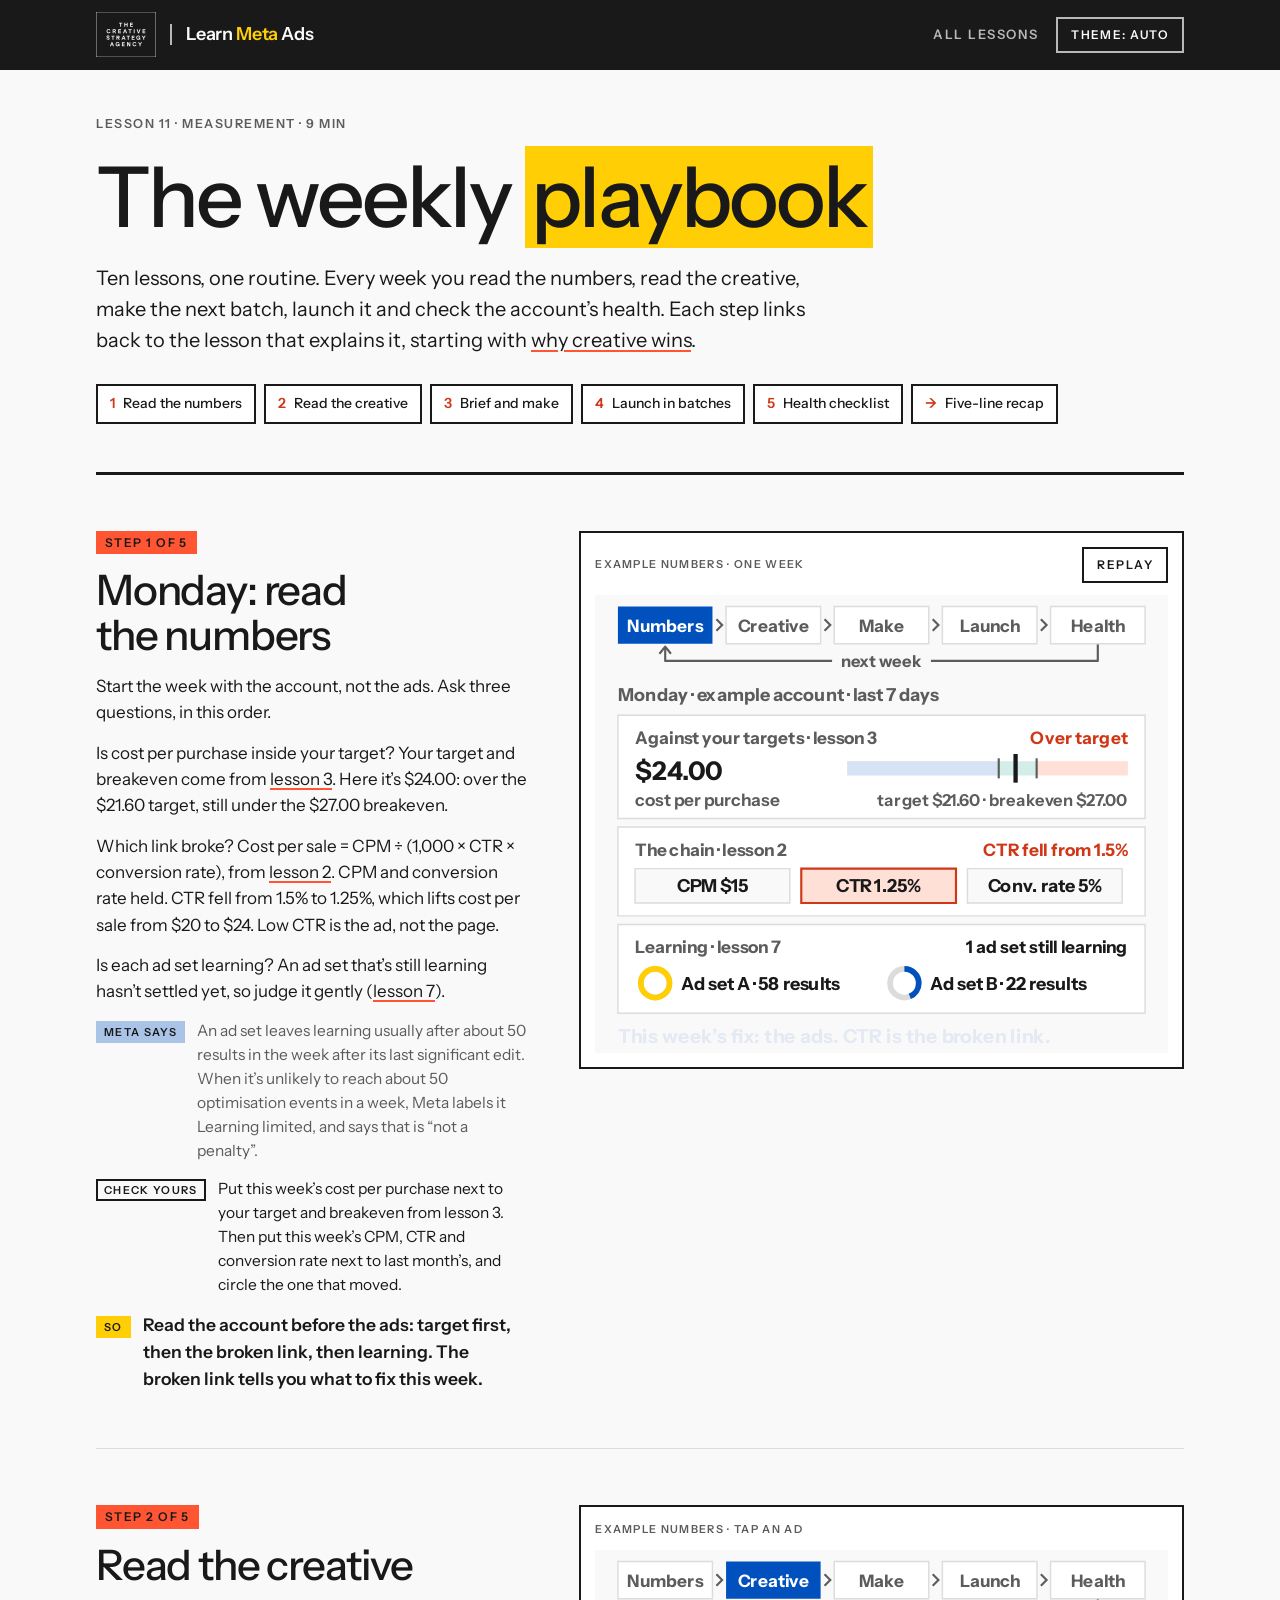
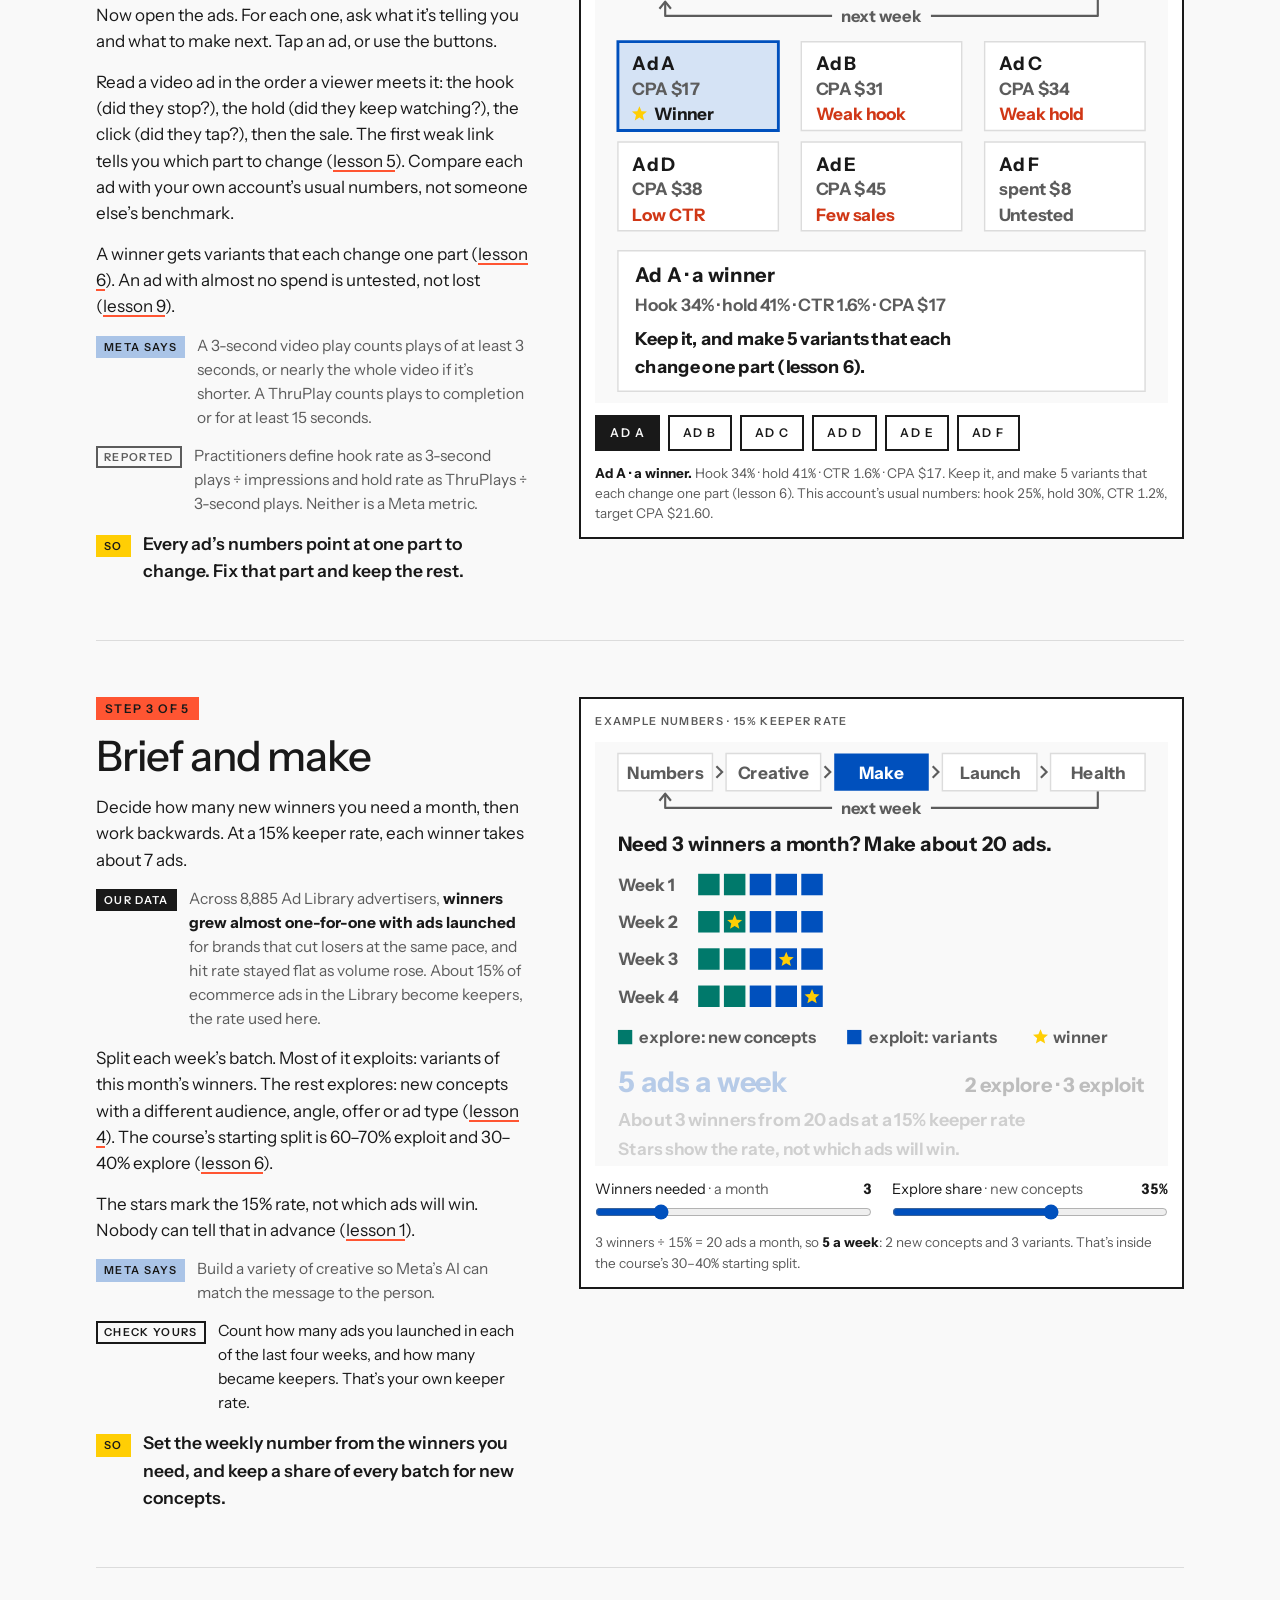
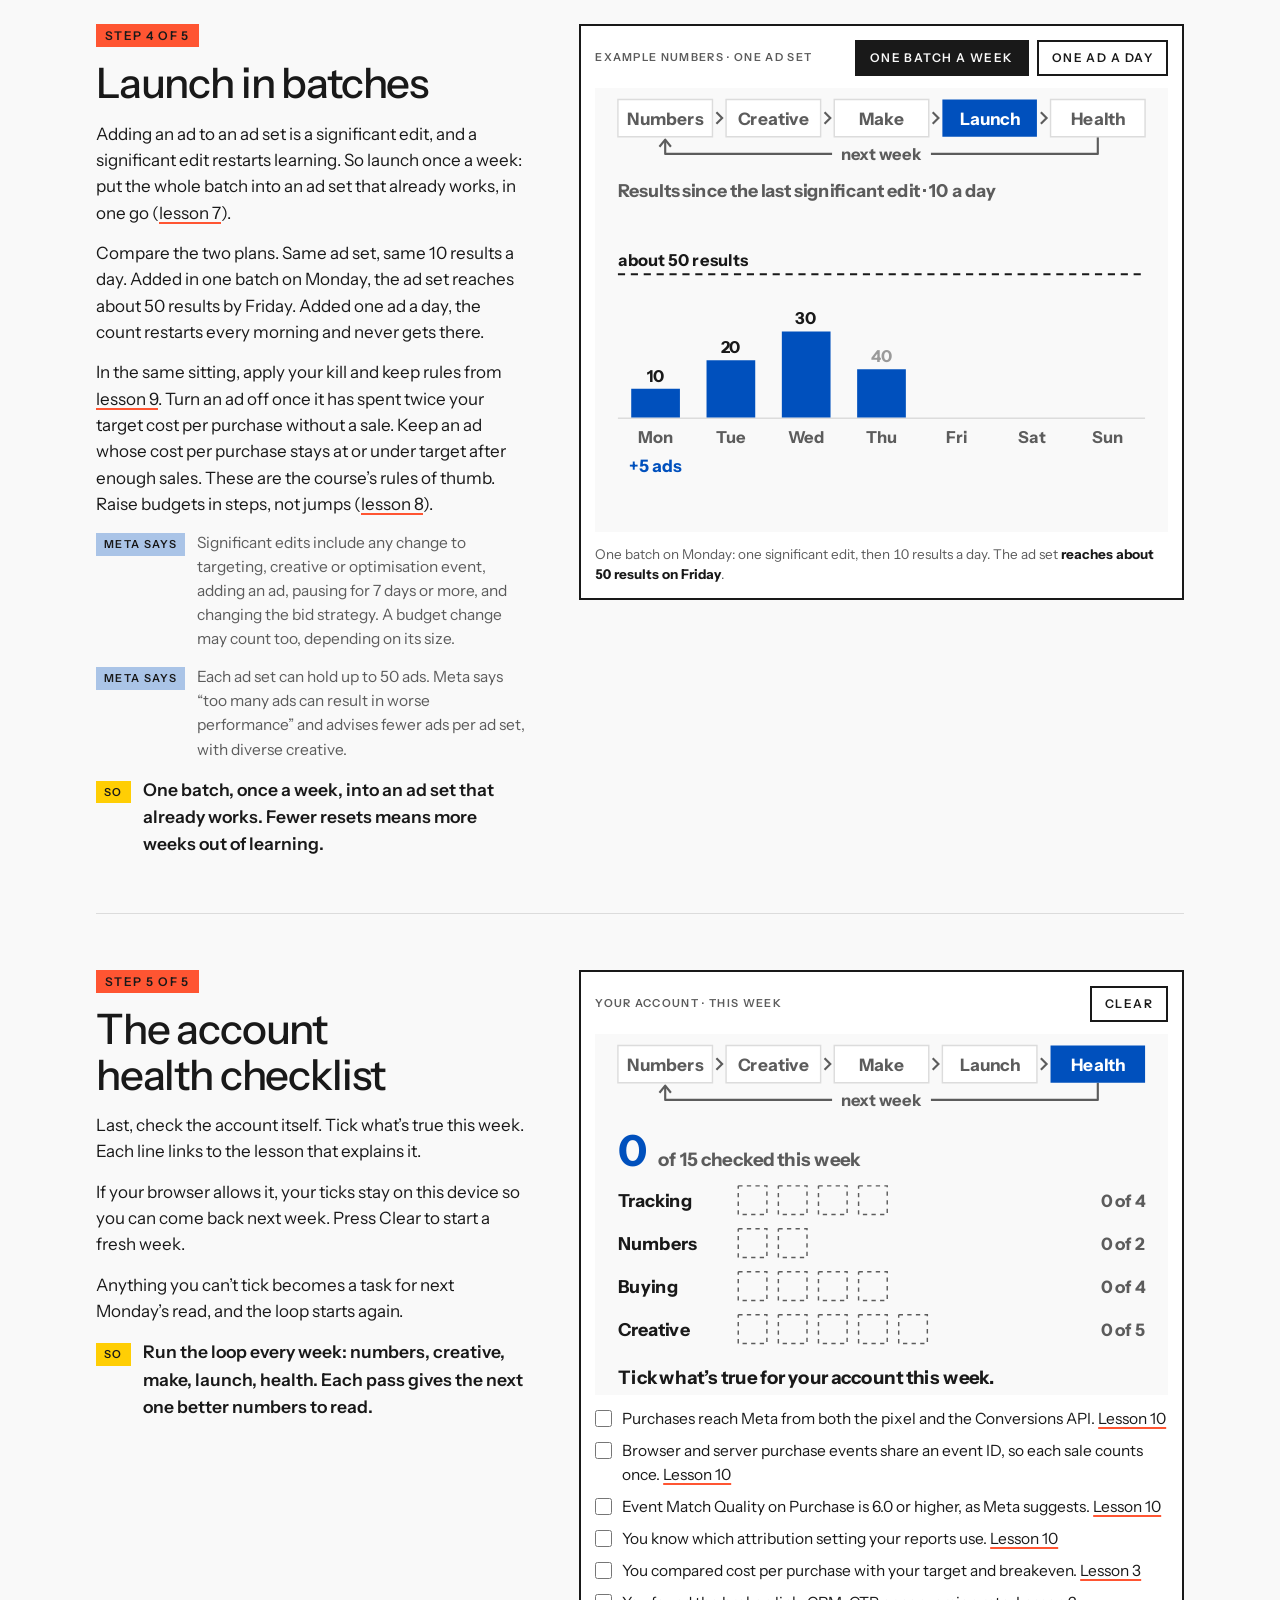
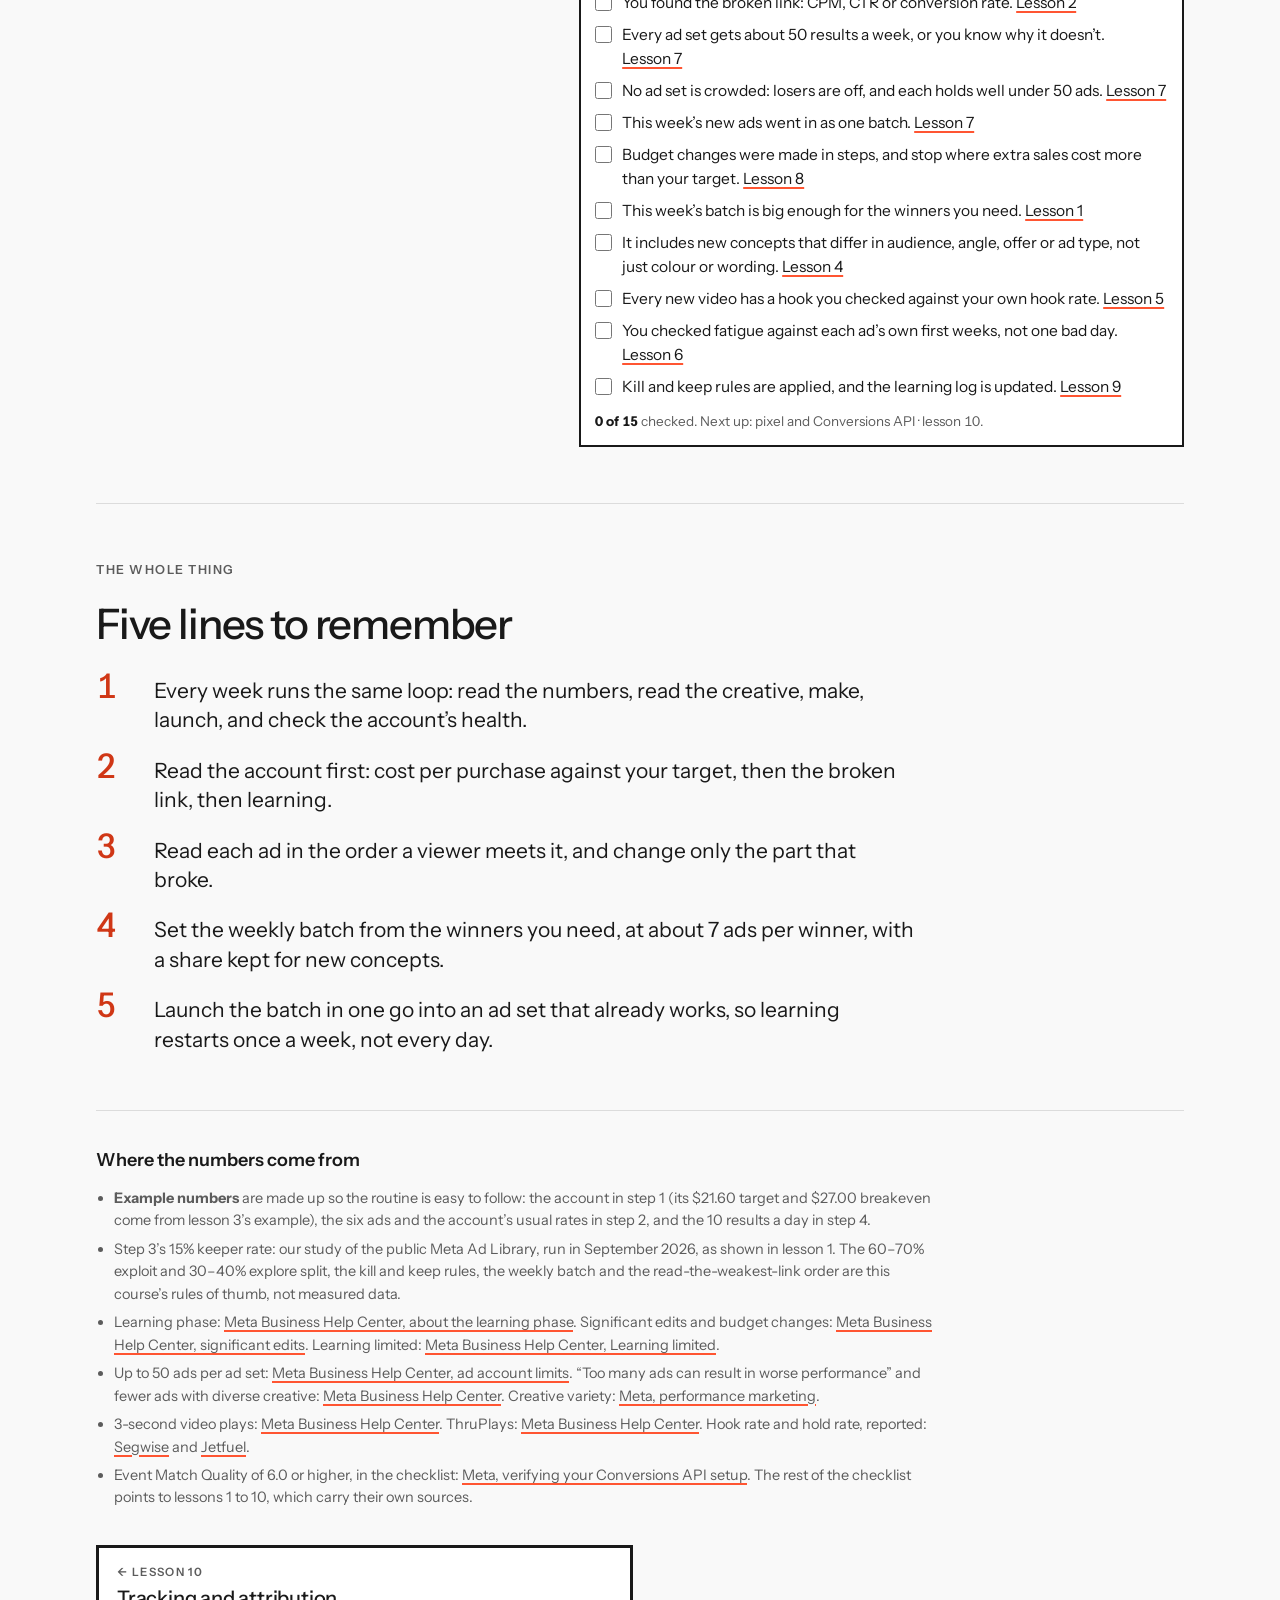
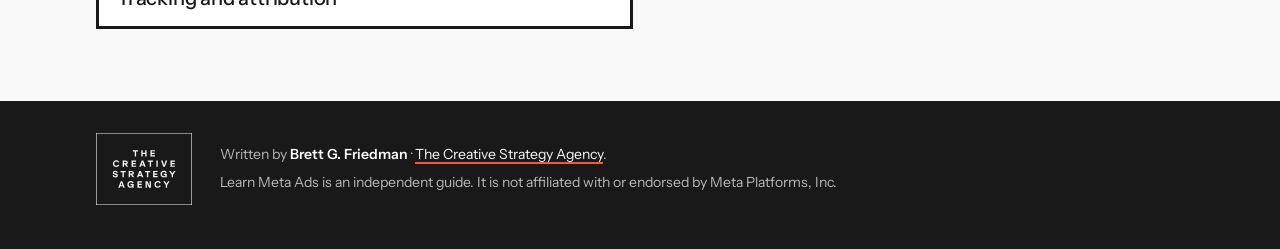
<file: weekly-playbook/index.html>
<!doctype html>
<html lang="en">
<head>
<!-- head -->
<meta charset="utf-8">
<meta name="viewport" content="width=device-width, initial-scale=1, viewport-fit=cover">
<title>The Weekly Meta Ads Playbook: Read, Brief, Launch, Check · Learn Meta Ads</title>
<meta name="description" content="Everything in one weekly rhythm: read the numbers, read the creative, brief, launch, and keep the account healthy.">
<link rel="canonical" href="https://learnmetaads.com/weekly-playbook/">
<meta property="og:type" content="article">
<meta property="og:site_name" content="Learn Meta Ads">
<meta property="og:title" content="The Weekly Meta Ads Playbook: Read, Brief, Launch, Check · Learn Meta Ads">
<meta property="og:description" content="Everything in one weekly rhythm: read the numbers, read the creative, brief, launch, and keep the account healthy.">
<meta property="og:url" content="https://learnmetaads.com/weekly-playbook/">
<meta property="og:image" content="https://learnmetaads.com/og.png">
<meta name="twitter:card" content="summary_large_image">
<meta name="theme-color" content="#191919">
<link rel="icon" href="../favicon.svg" type="image/svg+xml">
<link rel="preconnect" href="https://fonts.googleapis.com">
<link rel="preconnect" href="https://fonts.gstatic.com" crossorigin>
<link rel="stylesheet" href="https://fonts.googleapis.com/css2?family=Instrument+Sans:ital,wght@0,400..700;1,400..700&display=swap">
<link rel="stylesheet" href="../assets/site.css">
<script>try{var t=localStorage.getItem('lma-theme');if(t==='light'||t==='dark')document.documentElement.dataset.theme=t}catch(e){}</script>
<script type="application/ld+json">{"@context": "https://schema.org", "@type": "Course", "@id": "https://learnmetaads.com/weekly-playbook/#course", "name": "The weekly playbook", "description": "Everything in one weekly rhythm: read the numbers, read the creative, brief, launch, and keep the account healthy.", "url": "https://learnmetaads.com/weekly-playbook/", "provider": {"@type": "Organization", "@id": "https://thecreativestrategyagency.com/#org", "name": "The Creative Strategy Agency", "alternateName": "TCSA", "url": "https://thecreativestrategyagency.com/"}, "author": {"@type": "Person", "@id": "https://thecreativestrategyagency.com/about/brett/#person", "name": "Brett G. Friedman", "jobTitle": "Founder", "worksFor": {"@id": "https://thecreativestrategyagency.com/#org"}}, "educationalLevel": "Beginner", "timeRequired": "PT9M", "isPartOf": {"@id": "https://learnmetaads.com/#course"}, "hasCourseInstance": [{"@type": "CourseInstance", "courseMode": "Online", "courseWorkload": "PT9M"}], "offers": [{"@type": "Offer", "category": "Free", "price": 0, "priceCurrency": "USD"}], "isAccessibleForFree": true, "inLanguage": "en"}</script>
<!-- /head -->
<style>.check a{white-space:nowrap}</style>
</head>
<body>
<!-- bar -->
<header class="bar"><div class="bar-in">
<a class="mark" href="../" aria-label="Learn Meta Ads, home"><img src="../assets/tcsa-logo.svg" alt="" width="60" height="45"><span>Learn <b>Meta</b> Ads</span></a>
<nav class="bar-nav" aria-label="Site"><a href="../#lessons">All lessons</a><button class="btn" type="button" data-theme-btn>Theme: auto</button></nav>
</div></header>
<!-- /bar -->
<main class="wrap">
  <header class="hero">
    <p class="eyebrow">Lesson 11 · Measurement · 9 min</p>
    <h1>The weekly <span>playbook</span></h1>
    <p class="lede">Ten lessons, one routine. Every week you read the numbers, read the creative, make the next batch, launch it and check the account’s health. Each step links back to the lesson that explains it, starting with <a href="../how-creative-wins/">why creative wins</a>.</p>
    <ul class="toc">
      <li><a href="#s1"><b>1</b> Read the numbers</a></li>
      <li><a href="#s2"><b>2</b> Read the creative</a></li>
      <li><a href="#s3"><b>3</b> Brief and make</a></li>
      <li><a href="#s4"><b>4</b> Launch in batches</a></li>
      <li><a href="#s5"><b>5</b> Health checklist</a></li>
      <li><a href="#recap"><b>→</b> Five-line recap</a></li>
    </ul>
  </header>

  <section class="step" id="s1">
    <div class="copy">
      <p class="stepno">Step 1 of 5</p>
      <h2>Monday: read the numbers</h2>
      <p>Start the week with the account, not the ads. Ask three questions, in this order.</p>
      <p>Is cost per purchase inside your target? Your target and breakeven come from <a href="../what-you-can-pay/">lesson 3</a>. Here it’s $24.00: over the $21.60 target, still under the $27.00 breakeven.</p>
      <p>Which link broke? Cost per sale = CPM ÷ (1,000 × CTR × conversion rate), from <a href="../the-numbers/">lesson 2</a>. CPM and conversion rate held. CTR fell from 1.5% to 1.25%, which lifts cost per sale from $20 to $24. Low CTR is the ad, not the page.</p>
      <p>Is each ad set learning? An ad set that’s still learning hasn’t settled yet, so judge it gently (<a href="../account-structure/">lesson 7</a>).</p>
      <p class="data meta"><span class="label">Meta says</span><span>An ad set leaves learning usually after about 50 results in the week after its last significant edit. When it’s unlikely to reach about 50 optimisation events in a week, Meta labels it Learning limited, and says that is “not a penalty”.</span></p>
      <p class="do"><span class="label">Check yours</span><span>Put this week’s cost per purchase next to your target and breakeven from lesson 3. Then put this week’s CPM, CTR and conversion rate next to last month’s, and circle the one that moved.</span></p>
      <p class="so"><span class="label">So</span><span>Read the account before the ads: target first, then the broken link, then learning. The broken link tells you what to fix this week.</span></p>
    </div>
    <figure class="stage">
      <div class="stage-head"><span class="tag">Example numbers · one week</span><div class="btns"><button class="btn" type="button" data-replay>Replay</button></div></div>
      <canvas role="img" aria-label="The weekly loop: Numbers, Creative, Make, Launch, Health, with Numbers highlighted. Below, an example account’s Monday check. Cost per purchase is $24.00, over the $21.60 target and under the $27.00 breakeven. In the chain, CPM is $15 and conversion rate 5%, but CTR fell from 1.5% to 1.25%. Ad set A has 58 results and is out of learning; ad set B has 22. This week’s fix: the ads."></canvas>
    </figure>
  </section>

  <section class="step" id="s2">
    <div class="copy">
      <p class="stepno">Step 2 of 5</p>
      <h2>Read the creative</h2>
      <p>Now open the ads. For each one, ask what it’s telling you and what to make next. Tap an ad, or use the buttons.</p>
      <p>Read a video ad in the order a viewer meets it: the hook (did they stop?), the hold (did they keep watching?), the click (did they tap?), then the sale. The first weak link tells you which part to change (<a href="../hooks/">lesson 5</a>). Compare each ad with your own account’s usual numbers, not someone else’s benchmark.</p>
      <p>A winner gets variants that each change one part (<a href="../iterate-and-refresh/">lesson 6</a>). An ad with almost no spend is untested, not lost (<a href="../testing/">lesson 9</a>).</p>
      <p class="data meta"><span class="label">Meta says</span><span>A 3-second video play counts plays of at least 3 seconds, or nearly the whole video if it’s shorter. A ThruPlay counts plays to completion or for at least 15 seconds.</span></p>
      <p class="data rep"><span class="label">Reported</span><span>Practitioners define hook rate as 3-second plays ÷ impressions and hold rate as ThruPlays ÷ 3-second plays. Neither is a Meta metric.</span></p>
      <p class="so"><span class="label">So</span><span>Every ad’s numbers point at one part to change. Fix that part and keep the rest.</span></p>
    </div>
    <figure class="stage">
      <div class="stage-head"><span class="tag">Example numbers · tap an ad</span></div>
      <canvas class="tap" role="img" aria-label="The weekly loop with Creative highlighted. Six example ads, A to F, each showing its cost per purchase and a one-word read: A winner, B weak hook, C weak hold, D low CTR, E few sales, F untested. A panel below explains the selected ad and what to make next."></canvas>
      <div class="btns" role="group" aria-label="Pick an ad"><button class="btn" type="button" data-ad="0" aria-pressed="true">Ad A</button><button class="btn" type="button" data-ad="1" aria-pressed="false">Ad B</button><button class="btn" type="button" data-ad="2" aria-pressed="false">Ad C</button><button class="btn" type="button" data-ad="3" aria-pressed="false">Ad D</button><button class="btn" type="button" data-ad="4" aria-pressed="false">Ad E</button><button class="btn" type="button" data-ad="5" aria-pressed="false">Ad F</button></div>
      <p class="formula" id="f2" aria-live="polite"></p>
    </figure>
  </section>

  <section class="step" id="s3">
    <div class="copy">
      <p class="stepno">Step 3 of 5</p>
      <h2>Brief and make</h2>
      <p>Decide how many new winners you need a month, then work backwards. At a 15% keeper rate, each winner takes about 7 ads.</p>
      <p class="data"><span class="label">Our data</span><span>Across 8,885 Ad Library advertisers, <strong>winners grew almost one-for-one with ads launched</strong> for brands that cut losers at the same pace, and hit rate stayed flat as volume rose. About 15% of ecommerce ads in the Library become keepers, the rate used here.</span></p>
      <p>Split each week’s batch. Most of it exploits: variants of this month’s winners. The rest explores: new concepts with a different audience, angle, offer or ad type (<a href="../concepts/">lesson 4</a>). The course’s starting split is 60–70% exploit and 30–40% explore (<a href="../iterate-and-refresh/">lesson 6</a>).</p>
      <p>The stars mark the 15% rate, not which ads will win. Nobody can tell that in advance (<a href="../how-creative-wins/">lesson 1</a>).</p>
      <p class="data meta"><span class="label">Meta says</span><span>Build a variety of creative so Meta’s AI can match the message to the person.</span></p>
      <p class="do"><span class="label">Check yours</span><span>Count how many ads you launched in each of the last four weeks, and how many became keepers. That’s your own keeper rate.</span></p>
      <p class="so"><span class="label">So</span><span>Set the weekly number from the winners you need, and keep a share of every batch for new concepts.</span></p>
    </div>
    <figure class="stage">
      <div class="stage-head"><span class="tag">Example numbers · 15% keeper rate</span></div>
      <canvas role="img" aria-label="The weekly loop with Make highlighted. Four weekly rows of ad squares: each week 5 ads, 2 new concepts and 3 variants. Stars mark about 3 expected winners across the month’s 20 ads at a 15% keeper rate."></canvas>
      <div class="sliders">
        <label for="w3"><span class="row"><span>Winners needed <em>· a month</em></span><output id="ow3" for="w3">3</output></span><input id="w3" type="range" min="1" max="10" step="1" value="3"></label>
        <label for="e3"><span class="row"><span>Explore share <em>· new concepts</em></span><output id="oe3" for="e3">35%</output></span><input id="e3" type="range" min="0" max="60" step="5" value="35"></label>
      </div>
      <p class="formula" id="f3" aria-live="polite"></p>
    </figure>
  </section>

  <section class="step" id="s4">
    <div class="copy">
      <p class="stepno">Step 4 of 5</p>
      <h2>Launch in batches</h2>
      <p>Adding an ad to an ad set is a significant edit, and a significant edit restarts learning. So launch once a week: put the whole batch into an ad set that already works, in one go (<a href="../account-structure/">lesson 7</a>).</p>
      <p>Compare the two plans. Same ad set, same 10 results a day. Added in one batch on Monday, the ad set reaches about 50 results by Friday. Added one ad a day, the count restarts every morning and never gets there.</p>
      <p>In the same sitting, apply your kill and keep rules from <a href="../testing/">lesson 9</a>. Turn an ad off once it has spent twice your target cost per purchase without a sale. Keep an ad whose cost per purchase stays at or under target after enough sales. These are the course’s rules of thumb. Raise budgets in steps, not jumps (<a href="../budgets-bids-scaling/">lesson 8</a>).</p>
      <p class="data meta"><span class="label">Meta says</span><span>Significant edits include any change to targeting, creative or optimisation event, adding an ad, pausing for 7 days or more, and changing the bid strategy. A budget change may count too, depending on its size.</span></p>
      <p class="data meta"><span class="label">Meta says</span><span>Each ad set can hold up to 50 ads. Meta says “too many ads can result in worse performance” and advises fewer ads per ad set, with diverse creative.</span></p>
      <p class="so"><span class="label">So</span><span>One batch, once a week, into an ad set that already works. Fewer resets means more weeks out of learning.</span></p>
    </div>
    <figure class="stage">
      <div class="stage-head"><span class="tag">Example numbers · one ad set</span><div class="btns" role="group" aria-label="Launch plan"><button class="btn" type="button" data-plan="0" aria-pressed="true">One batch a week</button><button class="btn" type="button" data-plan="1" aria-pressed="false">One ad a day</button></div></div>
      <canvas role="img" aria-label="The weekly loop with Launch highlighted. Bars show results since the last significant edit for each day, Monday to Sunday, at 10 results a day, with a dashed line at about 50 results. With one batch on Monday the bars reach 50 on Friday and climb to 70 by Sunday. With one ad a day every bar stays at 10."></canvas>
      <p class="formula" id="f4" aria-live="polite"></p>
    </figure>
  </section>

  <section class="step" id="s5">
    <div class="copy">
      <p class="stepno">Step 5 of 5</p>
      <h2>The account health checklist</h2>
      <p>Last, check the account itself. Tick what’s true this week. Each line links to the lesson that explains it.</p>
      <p>If your browser allows it, your ticks stay on this device so you can come back next week. Press Clear to start a fresh week.</p>
      <p>Anything you can’t tick becomes a task for next Monday’s read, and the loop starts again.</p>
      <p class="so"><span class="label">So</span><span>Run the loop every week: numbers, creative, make, launch, health. Each pass gives the next one better numbers to read.</span></p>
    </div>
    <figure class="stage">
      <div class="stage-head"><span class="tag">Your account · this week</span><div class="btns"><button class="btn" type="button" id="clear5">Clear</button></div></div>
      <canvas role="img" aria-label="The weekly loop with Health highlighted. A progress count of checked items, with a row of boxes for each area: tracking, numbers, buying and creative."></canvas>
      <ul class="check" id="list5">
        <li><label><input type="checkbox" data-i="0"><span>Purchases reach Meta from both the pixel and the Conversions API. <a href="../tracking-attribution/">Lesson 10</a></span></label></li>
        <li><label><input type="checkbox" data-i="1"><span>Browser and server purchase events share an event ID, so each sale counts once. <a href="../tracking-attribution/">Lesson 10</a></span></label></li>
        <li><label><input type="checkbox" data-i="2"><span>Event Match Quality on Purchase is 6.0 or higher, as Meta suggests. <a href="../tracking-attribution/">Lesson 10</a></span></label></li>
        <li><label><input type="checkbox" data-i="3"><span>You know which attribution setting your reports use. <a href="../tracking-attribution/">Lesson 10</a></span></label></li>
        <li><label><input type="checkbox" data-i="4"><span>You compared cost per purchase with your target and breakeven. <a href="../what-you-can-pay/">Lesson 3</a></span></label></li>
        <li><label><input type="checkbox" data-i="5"><span>You found the broken link: CPM, CTR or conversion rate. <a href="../the-numbers/">Lesson 2</a></span></label></li>
        <li><label><input type="checkbox" data-i="6"><span>Every ad set gets about 50 results a week, or you know why it doesn’t. <a href="../account-structure/">Lesson 7</a></span></label></li>
        <li><label><input type="checkbox" data-i="7"><span>No ad set is crowded: losers are off, and each holds well under 50 ads. <a href="../account-structure/">Lesson 7</a></span></label></li>
        <li><label><input type="checkbox" data-i="8"><span>This week’s new ads went in as one batch. <a href="../account-structure/">Lesson 7</a></span></label></li>
        <li><label><input type="checkbox" data-i="9"><span>Budget changes were made in steps, and stop where extra sales cost more than your target. <a href="../budgets-bids-scaling/">Lesson 8</a></span></label></li>
        <li><label><input type="checkbox" data-i="10"><span>This week’s batch is big enough for the winners you need. <a href="../how-creative-wins/">Lesson 1</a></span></label></li>
        <li><label><input type="checkbox" data-i="11"><span>It includes new concepts that differ in audience, angle, offer or ad type, not just colour or wording. <a href="../concepts/">Lesson 4</a></span></label></li>
        <li><label><input type="checkbox" data-i="12"><span>Every new video has a hook you checked against your own hook rate. <a href="../hooks/">Lesson 5</a></span></label></li>
        <li><label><input type="checkbox" data-i="13"><span>You checked fatigue against each ad’s own first weeks, not one bad day. <a href="../iterate-and-refresh/">Lesson 6</a></span></label></li>
        <li><label><input type="checkbox" data-i="14"><span>Kill and keep rules are applied, and the learning log is updated. <a href="../testing/">Lesson 9</a></span></label></li>
      </ul>
      <p class="formula" id="f5" aria-live="polite"></p>
    </figure>
  </section>

  <section class="recap" id="recap">
    <p class="eyebrow">The whole thing</p>
    <h2>Five lines to remember</h2>
    <ol>
      <li><span>Every week runs the same loop: read the numbers, read the creative, make, launch, and check the account’s health.</span></li>
      <li><span>Read the account first: cost per purchase against your target, then the broken link, then learning.</span></li>
      <li><span>Read each ad in the order a viewer meets it, and change only the part that broke.</span></li>
      <li><span>Set the weekly batch from the winners you need, at about 7 ads per winner, with a share kept for new concepts.</span></li>
      <li><span>Launch the batch in one go into an ad set that already works, so learning restarts once a week, not every day.</span></li>
    </ol>
  </section>
  <footer class="sources">
    <h3>Where the numbers come from</h3>
    <ul>
      <li><b>Example numbers</b> are made up so the routine is easy to follow: the account in step 1 (its $21.60 target and $27.00 breakeven come from lesson 3’s example), the six ads and the account’s usual rates in step 2, and the 10 results a day in step 4.</li>
      <li>Step 3’s 15% keeper rate: our study of the public Meta Ad Library, run in September 2026, as shown in lesson 1. The 60–70% exploit and 30–40% explore split, the kill and keep rules, the weekly batch and the read-the-weakest-link order are this course’s rules of thumb, not measured data.</li>
      <li>Learning phase: <a href="https://www.facebook.com/business/help/112167992830700">Meta Business Help Center, about the learning phase</a>. Significant edits and budget changes: <a href="https://www.facebook.com/business/help/316478108955072">Meta Business Help Center, significant edits</a>. Learning limited: <a href="https://www.facebook.com/business/help/269269737396981">Meta Business Help Center, Learning limited</a>.</li>
      <li>Up to 50 ads per ad set: <a href="https://www.facebook.com/business/help/652738434773716">Meta Business Help Center, ad account limits</a>. “Too many ads can result in worse performance” and fewer ads with diverse creative: <a href="https://www.facebook.com/business/help/2720085414702598">Meta Business Help Center</a>. Creative variety: <a href="https://www.facebook.com/business/ads/performance-marketing">Meta, performance marketing</a>.</li>
      <li>3-second video plays: <a href="https://en-gb.facebook.com/business/help/1792720544284355">Meta Business Help Center</a>. ThruPlays: <a href="https://www.facebook.com/business/help/2051461368219124">Meta Business Help Center</a>. Hook rate and hold rate, reported: <a href="https://segwise.ai/blog/why-is-my-meta-cpm-so-high">Segwise</a> and <a href="https://jetfuel.agency/creative-performance-metrics-for-dtc-video-ads-hold-rate-thumbstop-and-thruplay-benchmarks-2026/">Jetfuel</a>.</li>
      <li>Event Match Quality of 6.0 or higher, in the checklist: <a href="https://developers.facebook.com/documentation/ads-commerce/conversions-api/verifying-setup.md">Meta, verifying your Conversions API setup</a>. The rest of the checklist points to lessons 1 to 10, which carry their own sources.</li>
    </ul>
  </footer>

<!-- pager -->
<nav class="pager" aria-label="Lessons">
<a class="prev" href="../tracking-attribution/"><small>← Lesson 10</small><span>Tracking and attribution</span></a>
<span class="gap" aria-hidden="true"></span>
</nav>
<!-- /pager -->
</main>
<!-- foot -->
<footer class="foot"><div class="foot-in">
<a class="foot-logo" href="https://thecreativestrategyagency.com/" aria-label="The Creative Strategy Agency"><img src="../assets/tcsa-logo.svg" alt="" width="96" height="72"></a>
<div class="foot-text">
<p>Written by <b>Brett G. Friedman</b> · <a href="https://thecreativestrategyagency.com/">The Creative Strategy Agency</a>.</p>
<p>Learn Meta Ads is an independent guide. It is not affiliated with or endorsed by Meta Platforms, Inc.</p>
</div>
</div></footer>
<!-- /foot -->
<script src="../assets/engine.js"></script>
<script>
(() => {
'use strict';
const {C, TAU, clamp, seg, easeIO, easeOut, lerp, rrect, txt, measure, star, money, scene} = LMA;

/* ---------- the weekly loop, drawn on every step ---------- */
const STAGES = ['Numbers', 'Creative', 'Make', 'Launch', 'Health'];
function loop(ctx, cur){
  const PW = 66, G = 9.5, xf = 16 + PW / 2, xl = 16 + 4 * (PW + G) + PW / 2;
  ctx.save(); ctx.strokeStyle = C.muted; ctx.lineWidth = 1.5; ctx.lineJoin = 'round';
  ctx.beginPath(); ctx.moveTo(xl, 34); ctx.lineTo(xl, 46); ctx.lineTo(xf, 46); ctx.lineTo(xf, 37); ctx.stroke();
  ctx.beginPath(); ctx.moveTo(xf - 4, 41); ctx.lineTo(xf, 36); ctx.lineTo(xf + 4, 41); ctx.stroke();
  ctx.restore();
  const lab = 'next week', lw = measure(ctx, lab, 11.5, 700);
  ctx.fillStyle = C.bg; ctx.fillRect(200 - lw / 2 - 6, 39, lw + 12, 14);
  txt(ctx, lab, 200, 50.5, {size:11.5, w:700, color:C.muted, align:'center'});
  STAGES.forEach((n, i) => {
    const x = 16 + i * (PW + G), on = i === cur;
    rrect(ctx, x, 8, PW, 26, 13);
    ctx.fillStyle = on ? C.you : C.surface; ctx.fill();
    if (!on){ ctx.lineWidth = 1; ctx.strokeStyle = C.line; ctx.stroke(); }
    txt(ctx, n, x + PW / 2, 25.5, {size:12, w:on ? 850 : 700, color:on ? C.onyou : C.muted, align:'center'});
    if (i < 4){
      const gx = x + PW + G / 2;
      ctx.save(); ctx.strokeStyle = C.muted; ctx.lineWidth = 1.5; ctx.beginPath(); ctx.moveTo(gx - 2, 17); ctx.lineTo(gx + 2, 21); ctx.lineTo(gx - 2, 25); ctx.stroke(); ctx.restore();
    }
  });
}
function card(ctx, y, h){ rrect(ctx, 16, y, 368, h, 10); ctx.fillStyle = C.surface; ctx.fill(); ctx.lineWidth = 1; ctx.strokeStyle = C.line; ctx.stroke(); }
function ring(ctx, x, y, r, p, col){
  ctx.save(); ctx.lineWidth = 4; ctx.strokeStyle = C.line; ctx.beginPath(); ctx.arc(x, y, r, 0, TAU); ctx.stroke();
  if (p > 0){ ctx.strokeStyle = col; ctx.beginPath(); ctx.arc(x, y, r, -Math.PI / 2, -Math.PI / 2 + TAU * Math.min(1, p)); ctx.stroke(); }
  ctx.restore();
}

/* ---------- 1 · read the numbers ---------- */
scene('s1', {H:320, dur:2.8, draw(ctx, t){
  loop(ctx, 0);
  txt(ctx, 'Monday · example account · last 7 days', 16, 74, {size:12.5, w:750, color:C.muted});
  const fade = k => easeOut(seg(t, .2 + k * .5, .7 + k * .5));
  // A · against your targets
  ctx.save(); ctx.globalAlpha = fade(0);
  let y = 84; card(ctx, y, 72);
  txt(ctx, 'Against your targets · lesson 3', 28, y + 20, {size:12, w:750, color:C.muted});
  txt(ctx, 'Over target', 372, y + 20, {size:12, w:850, color:C.loss, align:'right'});
  txt(ctx, '$24.00', 28, y + 45, {size:18, w:860});
  txt(ctx, 'cost per purchase', 28, y + 63, {size:12, w:650, color:C.muted});
  const BX = 176, BW = 196, K = BW / 40;
  [[0, 21.6, C.yousoft], [21.6, 27, C.altsoft], [27, 40, C.losssoft]].forEach(([a, b, c]) => { ctx.fillStyle = c; ctx.fillRect(BX + a * K, y + 32, (b - a) * K, 10); });
  ctx.fillStyle = C.muted; [21.6, 27].forEach(v => ctx.fillRect(BX + v * K - .75, y + 30, 1.5, 14));
  ctx.fillStyle = C.ink; ctx.fillRect(BX + 24 * K - 1.5, y + 27, 3, 20);
  txt(ctx, 'target $21.60 · breakeven $27.00', 372, y + 63, {size:11.5, w:650, color:C.muted, align:'right'});
  ctx.restore();
  // B · the chain
  ctx.save(); ctx.globalAlpha = fade(1);
  y = 162; card(ctx, y, 62);
  txt(ctx, 'The chain · lesson 2', 28, y + 20, {size:12, w:750, color:C.muted});
  txt(ctx, 'CTR fell from 1.5%', 372, y + 20, {size:12, w:850, color:C.loss, align:'right'});
  ['CPM $15', 'CTR 1.25%', 'Conv. rate 5%'].forEach((l, i) => {
    const x = 28 + i * 116, bad = i === 1;
    rrect(ctx, x, y + 29, 108, 24, 6); ctx.fillStyle = bad ? C.losssoft : C.bg; ctx.fill();
    ctx.lineWidth = bad ? 1.5 : 1; ctx.strokeStyle = bad ? C.loss : C.line; ctx.stroke();
    txt(ctx, l, x + 54, y + 45.5, {size:12.5, w:bad ? 850 : 700, align:'center'});
  });
  ctx.restore();
  // C · learning
  ctx.save(); ctx.globalAlpha = fade(2);
  y = 230; card(ctx, y, 62);
  txt(ctx, 'Learning · lesson 7', 28, y + 20, {size:12, w:750, color:C.muted});
  txt(ctx, '1 ad set still learning', 372, y + 20, {size:12, w:850, align:'right'});
  const g = easeOut(seg(t, 1.3, 2.3));
  ring(ctx, 42, y + 41, 10, g * 58 / 50, C.win);
  txt(ctx, 'Ad set A · 58 results', 60, y + 45.5, {size:12.5, w:750});
  ring(ctx, 216, y + 41, 10, g * 22 / 50, C.you);
  txt(ctx, 'Ad set B · 22 results', 234, y + 45.5, {size:12.5, w:750});
  ctx.restore();
  txt(ctx, 'This week’s fix: the ads. CTR is the broken link.', 16, 313, {size:13.5, w:850, color:C.you, alpha:seg(t, 2.1, 2.6)});
}});

/* ---------- 2 · read the creative ---------- */
const ADS2 = [
  {cpa:'$17', st:'Winner', m:'Hook 34% · hold 41% · CTR 1.6% · CPA $17', head:'Ad A · a winner', l1:'Keep it, and make 5 variants that each', l2:'change one part (lesson 6).'},
  {cpa:'$31', st:'Weak hook', m:'Hook 14% · hold 38% · CTR 0.9% · CPA $31', head:'Ad B · weak hook', l1:'Most people leave in the first seconds.', l2:'Write a new hook, keep the body (lesson 5).'},
  {cpa:'$34', st:'Weak hold', m:'Hook 33% · hold 16% · CTR 0.8% · CPA $34', head:'Ad C · good hook, weak hold', l1:'They stop, then drift off. Keep the', l2:'opening and rebuild the body (lesson 5).'},
  {cpa:'$38', st:'Low CTR', m:'Hook 30% · hold 40% · CTR 0.6% · CPA $38', head:'Ad D · good hold, low CTR', l1:'They watch but don’t tap. Change the', l2:'offer or the call to action (lesson 5).'},
  {cpa:'$45', st:'Few sales', m:'Hook 31% · hold 39% · CTR 1.9% · CPA $45', head:'Ad E · high CTR, few sales', l1:'The ad works. The page or the promise', l2:'doesn’t (lesson 2).'},
  {cpa:'spent $8', st:'Untested', m:'Spent $8 · no sales yet', head:'Ad F · untested', l1:'$8 of spend tells you nothing yet.', l2:'Let it spend before you judge (lesson 9).'}
];
const st2 = {sel:0};
const cell2 = i => [16 + (i % 3) * 128, 64 + Math.floor(i / 3) * 70];
const s2 = scene('s2', {H:316, dur:.5, rest:.5, autoplay:false, draw(ctx, t){
  loop(ctx, 1);
  ADS2.forEach((a, i) => {
    const [x, y] = cell2(i), on = i === st2.sel;
    rrect(ctx, x, y, 112, 62, 9);
    ctx.fillStyle = on ? C.yousoft : C.surface; ctx.fill(); ctx.lineWidth = on ? 2 : 1; ctx.strokeStyle = on ? C.you : C.line; ctx.stroke();
    txt(ctx, 'Ad ' + 'ABCDEF'[i], x + 10, y + 20, {size:13, w:850});
    txt(ctx, (i < 5 ? 'CPA ' : '') + a.cpa, x + 10, y + 37, {size:12, w:700, color:C.muted});
    const col = i === 0 ? C.ink : i === 5 ? C.muted : C.loss;
    if (i === 0){ star(ctx, x + 15, y + 50.5, 5.5); ctx.fillStyle = C.win; ctx.fill(); }
    txt(ctx, a.st, x + (i === 0 ? 25 : 10), y + 55, {size:12, w:850, color:col});
  });
  const a = ADS2[st2.sel], f = easeOut(seg(t, 0, .4));
  card(ctx, 210, 98);
  ctx.save(); ctx.globalAlpha = f;
  txt(ctx, a.head, 28, 232, {size:14, w:850});
  txt(ctx, a.m, 28, 252, {size:12, w:650, color:C.muted});
  txt(ctx, a.l1, 28, 276, {size:12.5, w:750});
  txt(ctx, a.l2, 28, 295, {size:12.5, w:750});
  ctx.restore();
}});
const BTN2 = [...document.querySelectorAll('#s2 [data-ad]')];
function pick2(i, animate){
  st2.sel = i;
  BTN2.forEach(b => b.setAttribute('aria-pressed', String(+b.dataset.ad === i)));
  const a = ADS2[i];
  document.getElementById('f2').innerHTML = `<strong>${a.head}.</strong> ${a.m}. ${a.l1} ${a.l2} This account’s usual numbers: hook 25%, hold 30%, CTR 1.2%, target CPA $21.60.`;
  if (animate) s2.play(0); else s2.still();
}
BTN2.forEach(b => b.addEventListener('click', () => pick2(+b.dataset.ad, true)));
s2.cv.addEventListener('click', e => {
  const [x, y] = s2.toLogical(e);
  for (let i = 0; i < 6; i++){ const [cx, cy] = cell2(i); if (x >= cx && x <= cx + 112 && y >= cy && y <= cy + 62){ pick2(i, true); return; } }
});
pick2(0, false);

/* ---------- 3 · brief and make ---------- */
const st3 = {w:3, ex:35};
const plan3 = () => {
  const need = Math.ceil(st3.w / .15 - 1e-9), weekly = Math.ceil(need / 4), month = weekly * 4, ex = Math.round(weekly * st3.ex / 100);
  return {need, weekly, month, ex, wins:Math.round(month * .15)};
};
const s3 = scene('s3', {H:296, dur:1.6, draw(ctx, t){
  loop(ctx, 2);
  const p = plan3();
  txt(ctx, `Need ${st3.w} winner${st3.w > 1 ? 's' : ''} a month? Make about ${p.month} ads.`, 16, 76, {size:14, w:850});
  let k = 0;
  for (let r = 0; r < 4; r++){
    const y = 92 + r * 26;
    txt(ctx, 'Week ' + (r + 1), 16, y + 12, {size:12, w:700, color:C.muted});
    for (let j = 0; j < p.weekly; j++, k++){
      const x = 72 + j * 18, a = easeOut(seg(t, r * .25 + j * .02, r * .25 + j * .02 + .3));
      if (a <= 0) continue;
      ctx.save(); ctx.globalAlpha = a;
      rrect(ctx, x, y, 15, 15, 3); ctx.fillStyle = j < p.ex ? C.alt : C.you; ctx.fill();
      if (Math.floor((k + 1) * .15 + 1e-9) > Math.floor(k * .15 + 1e-9)){ star(ctx, x + 7.5, y + 8, 5.5); ctx.fillStyle = C.win; ctx.fill(); }
      ctx.restore();
    }
  }
  const lg = 210;
  rrect(ctx, 16, lg - 9, 10, 10, 2); ctx.fillStyle = C.alt; ctx.fill();
  txt(ctx, 'explore: new concepts', 31, lg, {size:11.5, w:650, color:C.muted});
  rrect(ctx, 176, lg - 9, 10, 10, 2); ctx.fillStyle = C.you; ctx.fill();
  txt(ctx, 'exploit: variants', 191, lg, {size:11.5, w:650, color:C.muted});
  star(ctx, 311, lg - 4, 5.5); ctx.fillStyle = C.win; ctx.fill();
  txt(ctx, 'winner', 320, lg, {size:11.5, w:650, color:C.muted});
  const f = seg(t, 1, 1.5);
  txt(ctx, `${p.weekly} ads a week`, 16, 244, {size:20, w:860, color:C.you, alpha:f});
  txt(ctx, `${p.ex} explore · ${p.weekly - p.ex} exploit`, 384, 244, {size:14, w:800, align:'right', alpha:f});
  txt(ctx, `About ${p.wins} winner${p.wins === 1 ? '' : 's'} from ${p.month} ads at a 15% keeper rate`, 16, 268, {size:12.5, w:650, color:C.muted, alpha:f});
  txt(ctx, 'Stars show the rate, not which ads will win.', 16, 288, {size:12, w:650, color:C.muted, alpha:f});
}});
const IN3w = document.getElementById('w3'), IN3e = document.getElementById('e3'), CV3 = s3.cv;
function upd3(){
  const p = plan3();
  document.getElementById('ow3').textContent = st3.w;
  document.getElementById('oe3').textContent = st3.ex + '%';
  const exact = Math.abs(st3.w / .15 - p.need) < 1e-9;
  const note = st3.ex === 0 ? 'With no new concepts, nothing new feeds next month’s winners (lesson 6).' : st3.ex < 30 ? 'Below 30%, few new concepts feed next month’s winners (lesson 6).' : st3.ex > 40 ? 'Above 40%, fewer ads build on what already works.' : 'That’s inside the course’s 30–40% starting split.';
  document.getElementById('f3').innerHTML = `${st3.w} winner${st3.w > 1 ? 's' : ''} ÷ 15% ${exact ? '=' : '≈'} ${p.need} ads a month, so <strong>${p.weekly} a week</strong>: ${p.ex} new concept${p.ex === 1 ? '' : 's'} and ${p.weekly - p.ex} variant${p.weekly - p.ex === 1 ? '' : 's'}. ${note}`;
  CV3.setAttribute('aria-label', `The weekly loop with Make highlighted. Four weekly rows of ad squares: each week ${p.weekly} ads, ${p.ex} new concepts and ${p.weekly - p.ex} variants. Stars mark about ${p.wins} expected winners across the month’s ${p.month} ads at a 15% keeper rate.`);
}
IN3w.addEventListener('input', e => { st3.w = +e.target.value; upd3(); s3.still(); });
IN3e.addEventListener('input', e => { st3.ex = +e.target.value; upd3(); s3.still(); });
upd3();

/* ---------- 4 · launch in batches ---------- */
const DAYS = ['Mon', 'Tue', 'Wed', 'Thu', 'Fri', 'Sat', 'Sun'];
const st4 = {plan:0};
const s4 = scene('s4', {H:310, dur:2.4, draw(ctx, t){
  loop(ctx, 3);
  txt(ctx, 'Results since the last significant edit · 10 a day', 16, 76, {size:12.5, w:750, color:C.muted});
  const B = 230, S = 2, CW = 368 / 7, daily = st4.plan === 1;
  ctx.save(); ctx.setLineDash([5, 4]); ctx.strokeStyle = C.ink; ctx.lineWidth = 1.5;
  ctx.beginPath(); ctx.moveTo(16, B - 50 * S); ctx.lineTo(384, B - 50 * S); ctx.stroke(); ctx.restore();
  txt(ctx, 'about 50 results', 16, B - 50 * S - 6, {size:11.5, w:750});
  ctx.strokeStyle = C.line; ctx.lineWidth = 1; ctx.beginPath(); ctx.moveTo(16, B + .5); ctx.lineTo(384, B + .5); ctx.stroke();
  DAYS.forEach((d, i) => {
    const cx = 16 + i * CW + CW / 2, v = daily ? 10 : 10 * (i + 1), g = easeOut(seg(t, .2 + i * .25, .5 + i * .25)), h = v * S * g;
    if (h > 0){ rrect(ctx, cx - 17, B - h, 34, h, [4, 4, 0, 0]); ctx.fillStyle = v >= 50 ? C.win : C.you; ctx.fill(); }
    txt(ctx, String(v), cx, B - h - 5, {size:11.5, w:800, align:'center', alpha:g});
    txt(ctx, d, cx, B + 18, {size:11.5, w:700, color:C.muted, align:'center'});
    if (daily || i === 0) txt(ctx, daily ? '+1 ad' : '+5 ads', cx, B + 38, {size:12, w:850, color:C.you, align:'center', alpha:seg(t, .1 + i * .25, .3 + i * .25)});
  });
  const f = seg(t, 2, 2.4);
  txt(ctx, daily ? 'Seven resets. It never reaches 50.' : 'One reset. About 50 results by Friday.', 16, 298, {size:14, w:850, color:daily ? C.loss : C.ink, alpha:f});
}});
const BTN4 = [...document.querySelectorAll('#s4 [data-plan]')];
function set4(v, animate){
  st4.plan = v;
  BTN4.forEach(b => b.setAttribute('aria-pressed', String(+b.dataset.plan === v)));
  document.getElementById('f4').innerHTML = v
    ? 'One ad a day: every addition is a significant edit, so the count restarts each morning. At 10 results a day it <strong>never reaches about 50</strong>.'
    : 'One batch on Monday: one significant edit, then 10 results a day. The ad set <strong>reaches about 50 results on Friday</strong>.';
  s4.cv.setAttribute('aria-label', v
    ? 'The weekly loop with Launch highlighted. With one ad added each day, results since the last significant edit stay at 10 every day, Monday to Sunday, below the dashed line at about 50.'
    : 'The weekly loop with Launch highlighted. With one batch added on Monday, results since the last significant edit climb by 10 a day, reach the dashed line at about 50 on Friday and end at 70 on Sunday.');
  if (animate) s4.play(0); else s4.still();
}
BTN4.forEach(b => b.addEventListener('click', () => set4(+b.dataset.plan, true)));
set4(0, false);

/* ---------- 5 · health checklist ---------- */
const KEY5 = 'lma-check-v1';
const GROUPS5 = [['Tracking', 0, 4], ['Numbers', 4, 6], ['Buying', 6, 10], ['Creative', 10, 15]];
const SHORT5 = ['pixel and Conversions API · lesson 10', 'shared event ID · lesson 10', 'Event Match Quality · lesson 10', 'attribution setting · lesson 10', 'target and breakeven · lesson 3', 'the broken link · lesson 2', 'learning · lesson 7', 'ads per ad set · lesson 7', 'one batch · lesson 7', 'budget steps · lesson 8', 'batch size · lesson 1', 'new concepts · lesson 4', 'hooks · lesson 5', 'fatigue · lesson 6', 'kill rules and log · lesson 9'];
const BOX5 = [...document.querySelectorAll('#list5 input[type=checkbox]')];
const st5 = {on:BOX5.map(() => false)};
function load5(){
  try {
    const raw = localStorage.getItem(KEY5);
    const v = raw ? JSON.parse(raw) : [];
    if (Array.isArray(v)) v.forEach(i => { if (Number.isInteger(i) && i >= 0 && i < st5.on.length) st5.on[i] = true; });
  } catch (e) {}
}
function save5(){
  try { localStorage.setItem(KEY5, JSON.stringify(st5.on.map((v, i) => v ? i : -1).filter(i => i >= 0))); } catch (e) {}
}
const s5 = scene('s5', {H:252, dur:.4, rest:.4, autoplay:false, draw(ctx){
  loop(ctx, 4);
  const n = st5.on.filter(Boolean).length, s = String(n);
  txt(ctx, s, 16, 92, {size:30, w:860, color:C.you});
  txt(ctx, `of ${st5.on.length} checked this week`, 16 + measure(ctx, s, 30, 860) + 8, 92, {size:13, w:750, color:C.muted});
  GROUPS5.forEach(([name, a, b], g) => {
    const y = 106 + g * 30;
    let c = 0;
    txt(ctx, name, 16, y + 15, {size:12.5, w:750});
    for (let i = a; i < b; i++){
      const x = 100 + (i - a) * 28, on = st5.on[i];
      rrect(ctx, x, y, 20, 20, 5);
      if (on){ c++; ctx.fillStyle = C.you; ctx.fill(); txt(ctx, '✓', x + 10, y + 15, {size:12.5, w:850, color:C.onyou, align:'center'}); }
      else { ctx.save(); ctx.setLineDash([3, 3]); ctx.lineWidth = 1; ctx.strokeStyle = C.muted; ctx.stroke(); ctx.restore(); }
    }
    txt(ctx, `${c} of ${b - a}`, 384, y + 15, {size:12, w:750, color:c === b - a ? C.ink : C.muted, align:'right'});
  });
  const next = st5.on.indexOf(false);
  const msg = n === 0 ? 'Tick what’s true for your account this week.' : next < 0 ? 'All done. Run the loop again next week.' : 'Next up: ' + SHORT5[next];
  txt(ctx, msg, 16, 244, {size:13, w:800, color:next < 0 ? C.you : C.ink});
}});
function upd5(){
  BOX5.forEach((b, i) => { b.checked = st5.on[i]; });
  const n = st5.on.filter(Boolean).length, next = st5.on.indexOf(false);
  document.getElementById('f5').innerHTML = `<strong>${n} of ${st5.on.length}</strong> checked. ` + (next < 0 ? 'All done for this week.' : 'Next up: ' + SHORT5[next] + '.');
  s5.cv.setAttribute('aria-label', `The weekly loop with Health highlighted. ${n} of ${st5.on.length} checklist items checked: ` + GROUPS5.map(([name, a, b]) => `${name.toLowerCase()} ${st5.on.slice(a, b).filter(Boolean).length} of ${b - a}`).join(', ') + '.');
  s5.still();
}
BOX5.forEach((b, i) => b.addEventListener('change', () => { st5.on[i] = b.checked; save5(); upd5(); }));
document.getElementById('clear5').addEventListener('click', () => {
  st5.on = st5.on.map(() => false);
  try { localStorage.removeItem(KEY5); } catch (e) {}
  upd5();
});
load5(); upd5();
})();
</script>
</body>
</html>
</file>
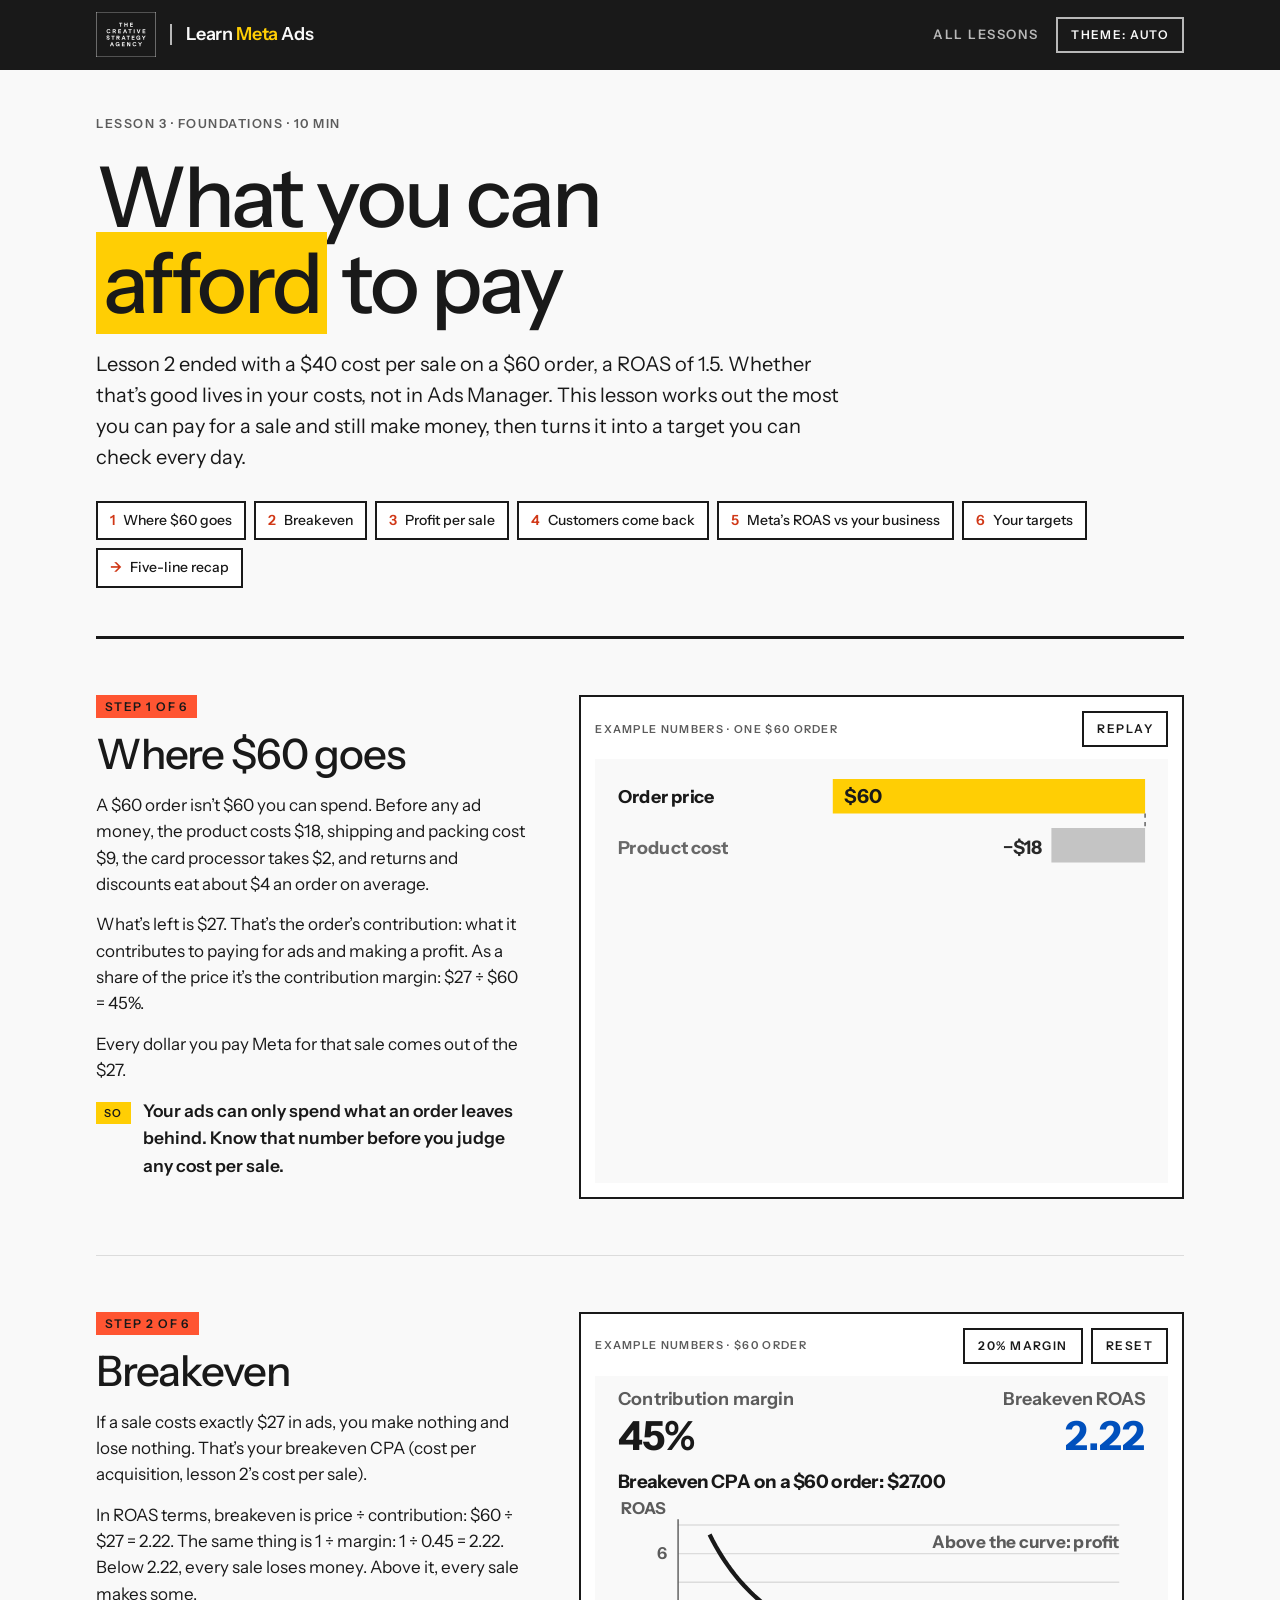
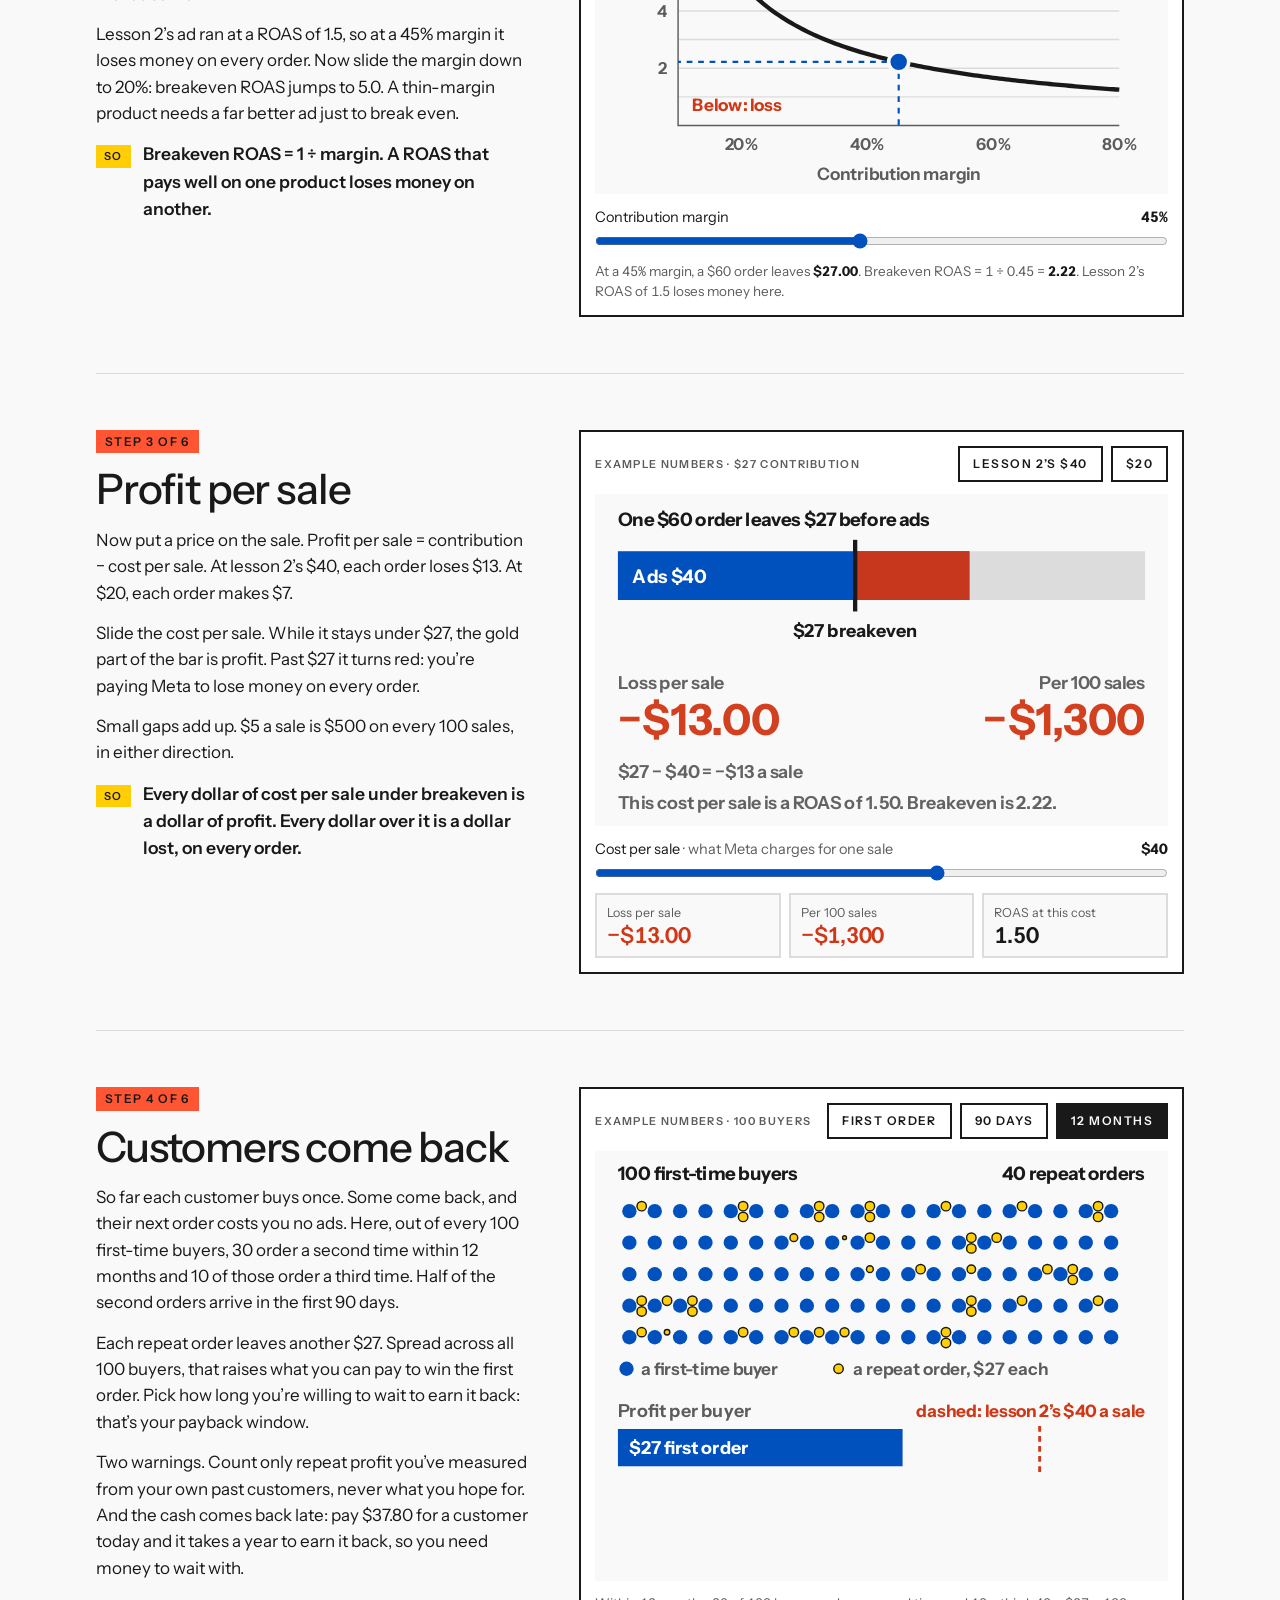
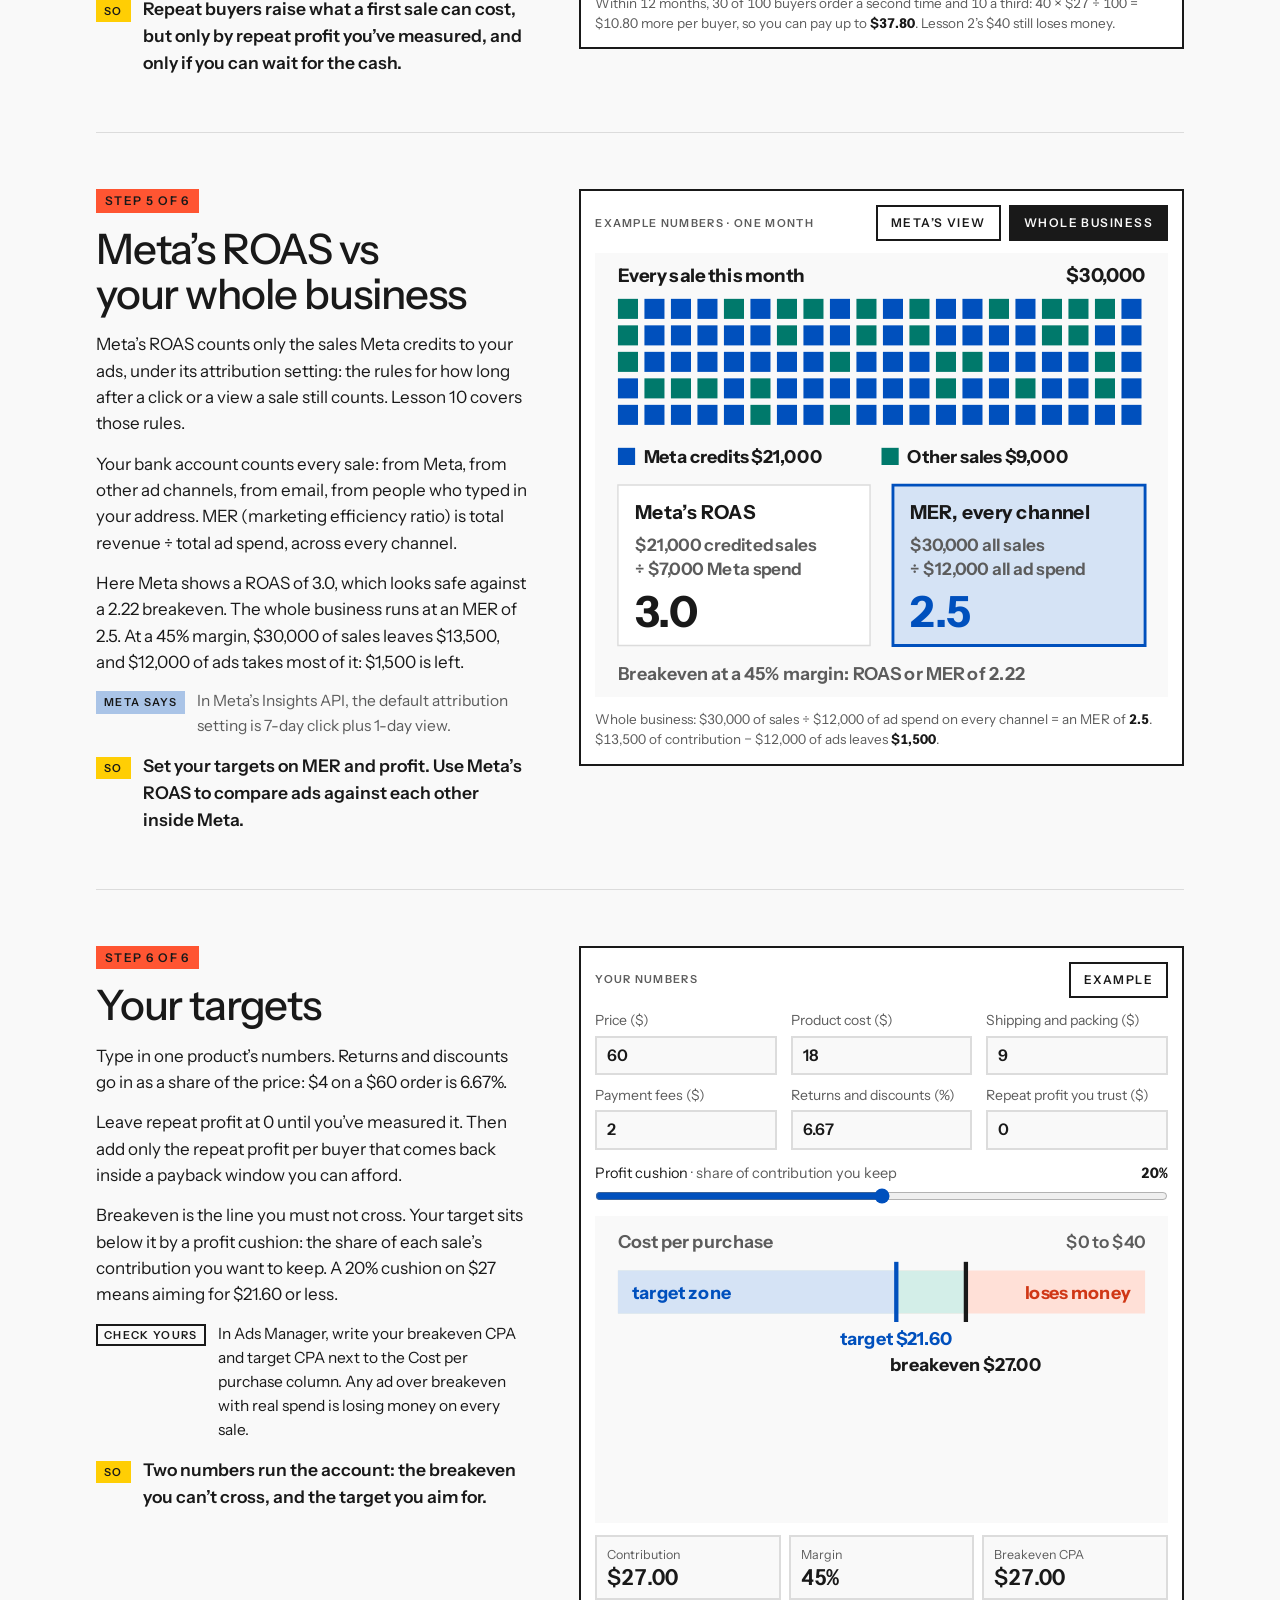
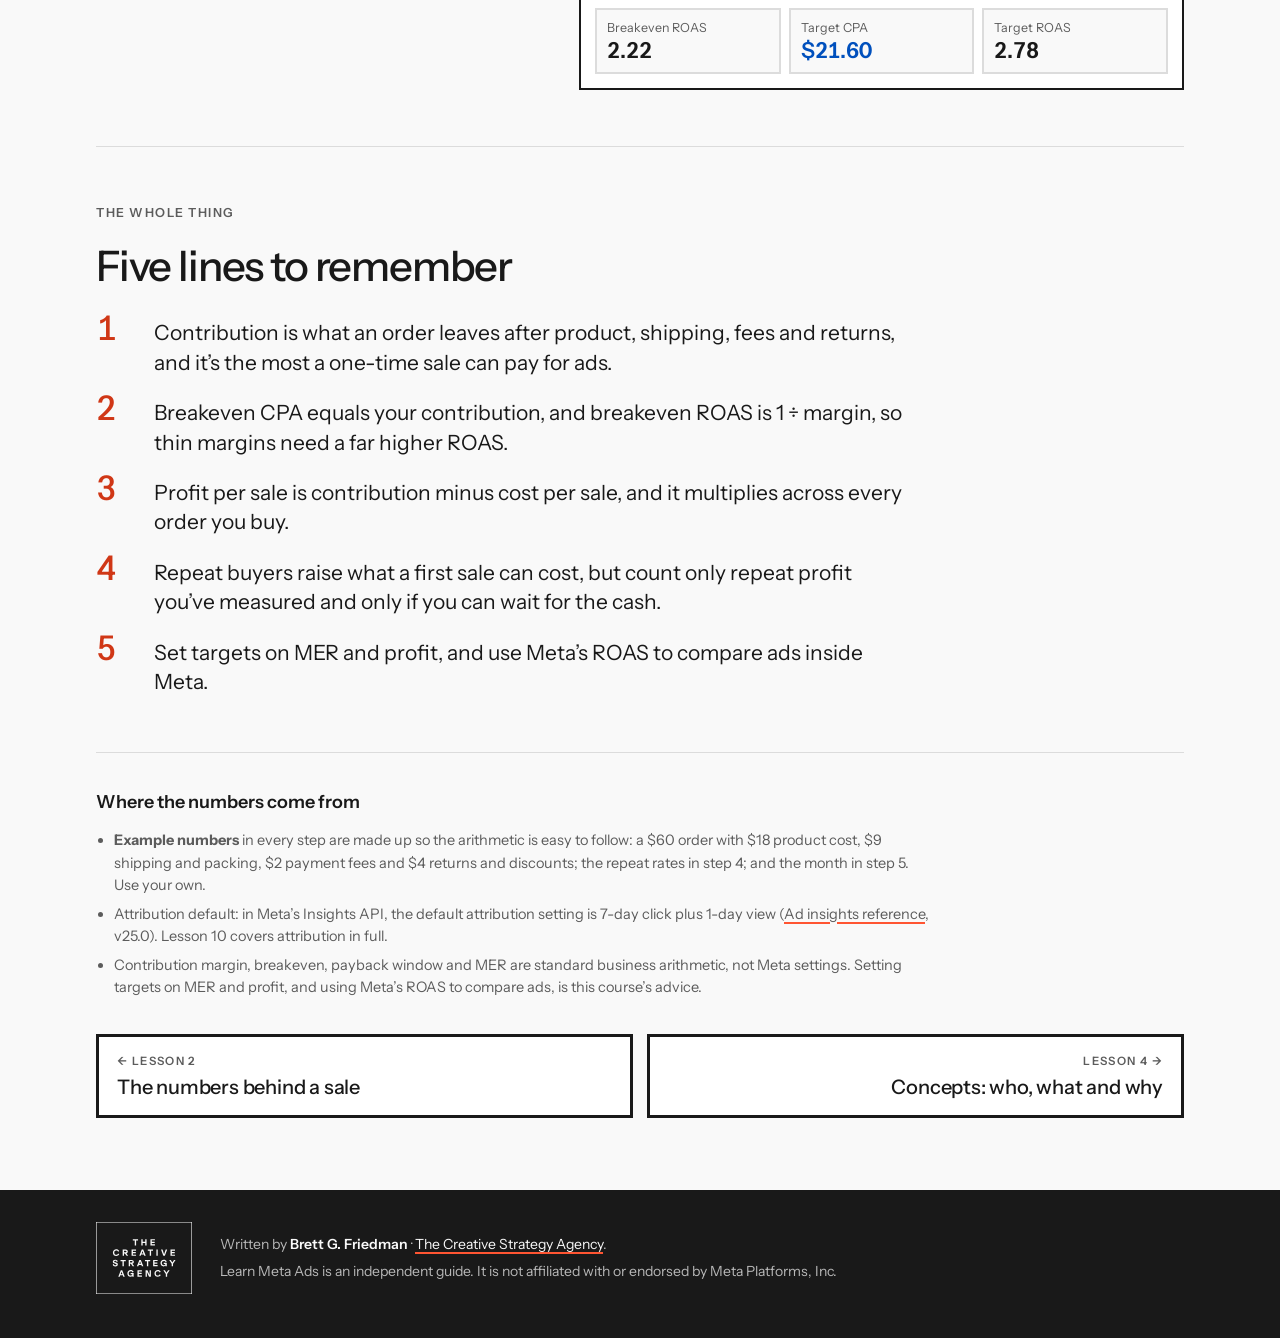
<file: what-you-can-pay/index.html>
<!doctype html>
<html lang="en">
<head>
<!-- head -->
<meta charset="utf-8">
<meta name="viewport" content="width=device-width, initial-scale=1, viewport-fit=cover">
<title>Breakeven ROAS: How Much You Can Pay per Sale on Meta Ads · Learn Meta Ads</title>
<meta name="description" content="Margin, breakeven ROAS and lifetime value set the ceiling on every result you buy.">
<link rel="canonical" href="https://learnmetaads.com/what-you-can-pay/">
<meta property="og:type" content="article">
<meta property="og:site_name" content="Learn Meta Ads">
<meta property="og:title" content="Breakeven ROAS: How Much You Can Pay per Sale on Meta Ads · Learn Meta Ads">
<meta property="og:description" content="Margin, breakeven ROAS and lifetime value set the ceiling on every result you buy.">
<meta property="og:url" content="https://learnmetaads.com/what-you-can-pay/">
<meta property="og:image" content="https://learnmetaads.com/og.png">
<meta name="twitter:card" content="summary_large_image">
<meta name="theme-color" content="#191919">
<link rel="icon" href="../favicon.svg" type="image/svg+xml">
<link rel="preconnect" href="https://fonts.googleapis.com">
<link rel="preconnect" href="https://fonts.gstatic.com" crossorigin>
<link rel="stylesheet" href="https://fonts.googleapis.com/css2?family=Instrument+Sans:ital,wght@0,400..700;1,400..700&display=swap">
<link rel="stylesheet" href="../assets/site.css">
<script>try{var t=localStorage.getItem('lma-theme');if(t==='light'||t==='dark')document.documentElement.dataset.theme=t}catch(e){}</script>
<script type="application/ld+json">{"@context": "https://schema.org", "@type": "Course", "@id": "https://learnmetaads.com/what-you-can-pay/#course", "name": "What you can afford to pay", "description": "Margin, breakeven ROAS and lifetime value set the ceiling on every result you buy.", "url": "https://learnmetaads.com/what-you-can-pay/", "provider": {"@type": "Organization", "@id": "https://thecreativestrategyagency.com/#org", "name": "The Creative Strategy Agency", "alternateName": "TCSA", "url": "https://thecreativestrategyagency.com/"}, "author": {"@type": "Person", "@id": "https://thecreativestrategyagency.com/about/brett/#person", "name": "Brett G. Friedman", "jobTitle": "Founder", "worksFor": {"@id": "https://thecreativestrategyagency.com/#org"}}, "educationalLevel": "Beginner", "timeRequired": "PT10M", "isPartOf": {"@id": "https://learnmetaads.com/#course"}, "hasCourseInstance": [{"@type": "CourseInstance", "courseMode": "Online", "courseWorkload": "PT10M"}], "offers": [{"@type": "Offer", "category": "Free", "price": 0, "priceCurrency": "USD"}], "isAccessibleForFree": true, "inLanguage": "en"}</script>
<!-- /head -->
<style>#out6{grid-template-columns:repeat(auto-fit,minmax(min(100%,150px),1fr))}</style>
</head>
<body>
<!-- bar -->
<header class="bar"><div class="bar-in">
<a class="mark" href="../" aria-label="Learn Meta Ads, home"><img src="../assets/tcsa-logo.svg" alt="" width="60" height="45"><span>Learn <b>Meta</b> Ads</span></a>
<nav class="bar-nav" aria-label="Site"><a href="../#lessons">All lessons</a><button class="btn" type="button" data-theme-btn>Theme: auto</button></nav>
</div></header>
<!-- /bar -->
<main class="wrap">
  <header class="hero">
    <p class="eyebrow">Lesson 3 · Foundations · 10 min</p>
    <h1>What you can <span>afford</span> to pay</h1>
    <p class="lede">Lesson 2 ended with a $40 cost per sale on a $60 order, a ROAS of 1.5. Whether that’s good lives in your costs, not in Ads Manager. This lesson works out the most you can pay for a sale and still make money, then turns it into a target you can check every day.</p>
    <ul class="toc">
      <li><a href="#s1"><b>1</b> Where $60 goes</a></li>
      <li><a href="#s2"><b>2</b> Breakeven</a></li>
      <li><a href="#s3"><b>3</b> Profit per sale</a></li>
      <li><a href="#s4"><b>4</b> Customers come back</a></li>
      <li><a href="#s5"><b>5</b> Meta’s ROAS vs your business</a></li>
      <li><a href="#s6"><b>6</b> Your targets</a></li>
      <li><a href="#recap"><b>→</b> Five-line recap</a></li>
    </ul>
  </header>

  <section class="step" id="s1">
    <div class="copy">
      <p class="stepno">Step 1 of 6</p>
      <h2>Where $60 goes</h2>
      <p>A $60 order isn’t $60 you can spend. Before any ad money, the product costs $18, shipping and packing cost $9, the card processor takes $2, and returns and discounts eat about $4 an order on average.</p>
      <p>What’s left is $27. That’s the order’s contribution: what it contributes to paying for ads and making a profit. As a share of the price it’s the contribution margin: $27 ÷ $60 = 45%.</p>
      <p>Every dollar you pay Meta for that sale comes out of the $27.</p>
      <p class="so"><span class="label">So</span><span>Your ads can only spend what an order leaves behind. Know that number before you judge any cost per sale.</span></p>
    </div>
    <figure class="stage">
      <div class="stage-head"><span class="tag">Example numbers · one $60 order</span><div class="btns"><button class="btn" type="button" data-replay>Replay</button></div></div>
      <canvas role="img" aria-label="A waterfall. A $60 order price loses $18 for the product, $9 for shipping and packing, $2 in payment fees and $4 for returns and discounts. $27 is left before ads: a 45% contribution margin."></canvas>
    </figure>
  </section>

  <section class="step" id="s2">
    <div class="copy">
      <p class="stepno">Step 2 of 6</p>
      <h2>Breakeven</h2>
      <p>If a sale costs exactly $27 in ads, you make nothing and lose nothing. That’s your breakeven CPA (cost per acquisition, lesson 2’s cost per sale).</p>
      <p>In ROAS terms, breakeven is price ÷ contribution: $60 ÷ $27 = 2.22. The same thing is 1 ÷ margin: 1 ÷ 0.45 = 2.22. Below 2.22, every sale loses money. Above it, every sale makes some.</p>
      <p>Lesson 2’s ad ran at a ROAS of 1.5, so at a 45% margin it loses money on every order. Now slide the margin down to 20%: breakeven ROAS jumps to 5.0. A thin-margin product needs a far better ad just to break even.</p>
      <p class="so"><span class="label">So</span><span>Breakeven ROAS = 1 ÷ margin. A ROAS that pays well on one product loses money on another.</span></p>
    </div>
    <figure class="stage">
      <div class="stage-head"><span class="tag">Example numbers · $60 order</span><div class="btns"><button class="btn" type="button" id="low2">20% margin</button><button class="btn" type="button" id="rst2">Reset</button></div></div>
      <canvas role="img" aria-label="A curve of breakeven ROAS against contribution margin. It falls steeply from about 6.7 at a 15% margin to 1.25 at 80%. A dot marks the chosen margin: at 45% the breakeven ROAS is 2.22 and the breakeven CPA on a $60 order is $27. Above the curve sales make money; below it they lose."></canvas>
      <div class="sliders one">
        <label for="m2"><span class="row"><span>Contribution margin</span><output id="om2" for="m2">45%</output></span><input id="m2" type="range" min="15" max="80" step="1" value="45"></label>
      </div>
      <p class="formula" id="f2" aria-live="polite"></p>
    </figure>
  </section>

  <section class="step" id="s3">
    <div class="copy">
      <p class="stepno">Step 3 of 6</p>
      <h2>Profit per sale</h2>
      <p>Now put a price on the sale. Profit per sale = contribution − cost per sale. At lesson 2’s $40, each order loses $13. At $20, each order makes $7.</p>
      <p>Slide the cost per sale. While it stays under $27, the gold part of the bar is profit. Past $27 it turns red: you’re paying Meta to lose money on every order.</p>
      <p>Small gaps add up. $5 a sale is $500 on every 100 sales, in either direction.</p>
      <p class="so"><span class="label">So</span><span>Every dollar of cost per sale under breakeven is a dollar of profit. Every dollar over it is a dollar lost, on every order.</span></p>
    </div>
    <figure class="stage">
      <div class="stage-head"><span class="tag">Example numbers · $27 contribution</span><div class="btns"><button class="btn" type="button" id="l2cpa3">Lesson 2’s $40</button><button class="btn" type="button" id="be3">$20</button></div></div>
      <canvas role="img" aria-label="A bar from $0 to $60. Ad cost per sale fills it in blue. A marker sits at the $27 breakeven. Under it, the gap up to $27 is gold profit; past it, the overshoot is red loss. Below, profit per sale and per 100 sales."></canvas>
      <div class="sliders one">
        <label for="c3"><span class="row"><span>Cost per sale <em>· what Meta charges for one sale</em></span><output id="oc3" for="c3">$40</output></span><input id="c3" type="range" min="10" max="60" step="1" value="40"></label>
      </div>
      <dl class="readout" id="out3"></dl>
    </figure>
  </section>

  <section class="step" id="s4">
    <div class="copy">
      <p class="stepno">Step 4 of 6</p>
      <h2>Customers come back</h2>
      <p>So far each customer buys once. Some come back, and their next order costs you no ads. Here, out of every 100 first-time buyers, 30 order a second time within 12 months and 10 of those order a third time. Half of the second orders arrive in the first 90 days.</p>
      <p>Each repeat order leaves another $27. Spread across all 100 buyers, that raises what you can pay to win the first order. Pick how long you’re willing to wait to earn it back: that’s your payback window.</p>
      <p>Two warnings. Count only repeat profit you’ve measured from your own past customers, never what you hope for. And the cash comes back late: pay $37.80 for a customer today and it takes a year to earn it back, so you need money to wait with.</p>
      <p class="so"><span class="label">So</span><span>Repeat buyers raise what a first sale can cost, but only by repeat profit you’ve measured, and only if you can wait for the cash.</span></p>
    </div>
    <figure class="stage">
      <div class="stage-head"><span class="tag">Example numbers · 100 buyers</span><div class="btns" role="group" aria-label="Pick a payback window"><button class="btn" type="button" data-win="0" aria-pressed="false">First order</button><button class="btn" type="button" data-win="1" aria-pressed="false">90 days</button><button class="btn" type="button" data-win="2" aria-pressed="true">12 months</button></div></div>
      <canvas role="img" aria-label="100 first-time buyers shown as blue dots. Gold pips mark repeat orders inside the chosen payback window. A bar shows profit per buyer: $27 from the first order plus repeat profit. Over 12 months, 40 repeat orders raise the most you can pay for a first order from $27 to $37.80."></canvas>
      <p class="formula" id="f4" aria-live="polite"></p>
    </figure>
  </section>

  <section class="step" id="s5">
    <div class="copy">
      <p class="stepno">Step 5 of 6</p>
      <h2>Meta’s ROAS vs your whole business</h2>
      <p>Meta’s ROAS counts only the sales Meta credits to your ads, under its attribution setting: the rules for how long after a click or a view a sale still counts. Lesson 10 covers those rules.</p>
      <p>Your bank account counts every sale: from Meta, from other ad channels, from email, from people who typed in your address. MER (marketing efficiency ratio) is total revenue ÷ total ad spend, across every channel.</p>
      <p>Here Meta shows a ROAS of 3.0, which looks safe against a 2.22 breakeven. The whole business runs at an MER of 2.5. At a 45% margin, $30,000 of sales leaves $13,500, and $12,000 of ads takes most of it: $1,500 is left.</p>
      <p class="data meta"><span class="label">Meta says</span><span>In Meta’s Insights API, the default attribution setting is 7-day click plus 1-day view.</span></p>
      <p class="so"><span class="label">So</span><span>Set your targets on MER and profit. Use Meta’s ROAS to compare ads against each other inside Meta.</span></p>
    </div>
    <figure class="stage">
      <div class="stage-head"><span class="tag">Example numbers · one month</span><div class="btns" role="group" aria-label="Pick a view"><button class="btn" type="button" data-view="0" aria-pressed="false">Meta’s view</button><button class="btn" type="button" data-view="1" aria-pressed="true">Whole business</button></div></div>
      <canvas role="img" aria-label="100 squares, each $300 of this month’s $30,000 in sales. 70 of them, $21,000, are sales Meta credits to its ads. Meta’s ROAS is $21,000 ÷ $7,000 of Meta spend = 3.0. MER is $30,000 ÷ $12,000 of ad spend on every channel = 2.5."></canvas>
      <p class="formula" id="f5" aria-live="polite"></p>
    </figure>
  </section>

  <section class="step" id="s6">
    <div class="copy">
      <p class="stepno">Step 6 of 6</p>
      <h2>Your targets</h2>
      <p>Type in one product’s numbers. Returns and discounts go in as a share of the price: $4 on a $60 order is 6.67%.</p>
      <p>Leave repeat profit at 0 until you’ve measured it. Then add only the repeat profit per buyer that comes back inside a payback window you can afford.</p>
      <p>Breakeven is the line you must not cross. Your target sits below it by a profit cushion: the share of each sale’s contribution you want to keep. A 20% cushion on $27 means aiming for $21.60 or less.</p>
      <p class="do"><span class="label">Check yours</span><span>In Ads Manager, write your breakeven CPA and target CPA next to the Cost per purchase column. Any ad over breakeven with real spend is losing money on every sale.</span></p>
      <p class="so"><span class="label">So</span><span>Two numbers run the account: the breakeven you can’t cross, and the target you aim for.</span></p>
    </div>
    <figure class="stage">
      <div class="stage-head"><span class="tag">Your numbers</span><div class="btns"><button class="btn" type="button" id="ex6">Example</button></div></div>
      <div class="calc">
        <label for="pr6">Price ($)<input id="pr6" type="number" inputmode="decimal" min="0" step="any" value="60"></label>
        <label for="pc6">Product cost ($)<input id="pc6" type="number" inputmode="decimal" min="0" step="any" value="18"></label>
        <label for="sh6">Shipping and packing ($)<input id="sh6" type="number" inputmode="decimal" min="0" step="any" value="9"></label>
        <label for="fe6">Payment fees ($)<input id="fe6" type="number" inputmode="decimal" min="0" step="any" value="2"></label>
        <label for="rt6">Returns and discounts (%)<input id="rt6" type="number" inputmode="decimal" min="0" max="100" step="any" value="6.67"></label>
        <label for="rp6">Repeat profit you trust ($)<input id="rp6" type="number" inputmode="decimal" min="0" step="any" value="0"></label>
      </div>
      <div class="sliders one">
        <label for="cu6"><span class="row"><span>Profit cushion <em>· share of contribution you keep</em></span><output id="ocu6" for="cu6">20%</output></span><input id="cu6" type="range" min="0" max="40" step="1" value="20"></label>
      </div>
      <canvas role="img" aria-label="A cost-per-purchase bar split into three zones: the target zone up to your target CPA, a thin zone up to breakeven, and a red zone past breakeven where every sale loses money. It updates as you type."></canvas>
      <dl class="readout" id="out6"></dl>
    </figure>
  </section>

  <section class="recap" id="recap">
    <p class="eyebrow">The whole thing</p>
    <h2>Five lines to remember</h2>
    <ol>
      <li><span>Contribution is what an order leaves after product, shipping, fees and returns, and it’s the most a one-time sale can pay for ads.</span></li>
      <li><span>Breakeven CPA equals your contribution, and breakeven ROAS is 1 ÷ margin, so thin margins need a far higher ROAS.</span></li>
      <li><span>Profit per sale is contribution minus cost per sale, and it multiplies across every order you buy.</span></li>
      <li><span>Repeat buyers raise what a first sale can cost, but count only repeat profit you’ve measured and only if you can wait for the cash.</span></li>
      <li><span>Set targets on MER and profit, and use Meta’s ROAS to compare ads inside Meta.</span></li>
    </ol>
  </section>
  <footer class="sources">
    <h3>Where the numbers come from</h3>
    <ul>
      <li><b>Example numbers</b> in every step are made up so the arithmetic is easy to follow: a $60 order with $18 product cost, $9 shipping and packing, $2 payment fees and $4 returns and discounts; the repeat rates in step 4; and the month in step 5. Use your own.</li>
      <li>Attribution default: in Meta’s Insights API, the default attribution setting is 7-day click plus 1-day view (<a href="https://developers.facebook.com/docs/graph-api/reference/adgroup/insights/">Ad insights reference</a>, v25.0). Lesson 10 covers attribution in full.</li>
      <li>Contribution margin, breakeven, payback window and MER are standard business arithmetic, not Meta settings. Setting targets on MER and profit, and using Meta’s ROAS to compare ads, is this course’s advice.</li>
    </ul>
  </footer>

<!-- pager -->
<nav class="pager" aria-label="Lessons">
<a class="prev" href="../the-numbers/"><small>← Lesson 2</small><span>The numbers behind a sale</span></a>
<a class="next" href="../concepts/"><small>Lesson 4 →</small><span>Concepts: who, what and why</span></a>
</nav>
<!-- /pager -->
</main>
<!-- foot -->
<footer class="foot"><div class="foot-in">
<a class="foot-logo" href="https://thecreativestrategyagency.com/" aria-label="The Creative Strategy Agency"><img src="../assets/tcsa-logo.svg" alt="" width="96" height="72"></a>
<div class="foot-text">
<p>Written by <b>Brett G. Friedman</b> · <a href="https://thecreativestrategyagency.com/">The Creative Strategy Agency</a>.</p>
<p>Learn Meta Ads is an independent guide. It is not affiliated with or endorsed by Meta Platforms, Inc.</p>
</div>
</div></footer>
<!-- /foot -->
<script src="../assets/engine.js"></script>
<script>
(() => {
'use strict';
const {C, TAU, clamp, seg, easeIO, easeOut, lerp, rng, shuffle, rrect, txt, measure, arrow, money, num, scene} = LMA;

const PRICE = 60, CON = 27;

/* ---------- 1 · where $60 goes ---------- */
const ROWS1 = [
  {n:'Order price', a:60, b:0, v:'$60', k:0},
  {n:'Product cost', a:60, b:42, v:'−$18', k:1},
  {n:'Shipping, packing', a:42, b:33, v:'−$9', k:1},
  {n:'Payment fees', a:33, b:31, v:'−$2', k:1},
  {n:'Returns, discounts', a:31, b:27, v:'−$4', k:1},
  {n:'Left before ads', a:27, b:0, v:'$27', k:2}
];
scene('s1', {H:296, dur:4.6, draw(ctx, t){
  const X0 = 166, K = (384 - X0) / 60, Y0 = 14, DY = 36, BH = 24;
  ROWS1.forEach((r, i) => {
    const a = easeOut(seg(t, .2 + i * .55, .75 + i * .55));
    if (a <= 0) return;
    const y = Y0 + i * DY;
    txt(ctx, r.n, 16, y + BH / 2 + 4.5, {size:12.5, w:700, alpha:a, color:r.k === 1 ? C.muted : C.ink});
    if (r.k === 1){
      const yy = y - (1 - a) * DY * .7;
      rrect(ctx, X0 + r.b * K, yy, (r.a - r.b) * K, BH, 4); ctx.fillStyle = C.faint; ctx.fill();
      txt(ctx, r.v, X0 + r.b * K - 6, y + BH / 2 + 4.5, {size:13, w:800, align:'right', alpha:a});
    } else {
      const w = (r.a - r.b) * K * a;
      rrect(ctx, X0, y, Math.max(4, w), BH, 5); ctx.fillStyle = r.k === 0 ? C.win : C.you; ctx.fill();
      txt(ctx, r.v, X0 + 8, y + BH / 2 + 5, {size:13.5, w:850, color:r.k === 0 ? C.onwin : C.onyou, alpha:seg(t, .45 + i * .55, .75 + i * .55)});
    }
    const nx = ROWS1[i + 1];
    if (nx){
      const c = seg(t, .2 + (i + 1) * .55, .5 + (i + 1) * .55), x = X0 + (r.k === 0 ? 60 : r.b) * K;
      if (c > 0){ ctx.save(); ctx.setLineDash([3, 3]); ctx.strokeStyle = C.muted; ctx.lineWidth = 1; ctx.globalAlpha = c; ctx.beginPath(); ctx.moveTo(x, y + BH); ctx.lineTo(x, y + DY); ctx.stroke(); ctx.restore(); }
    }
  });
  const m = seg(t, 3.7, 4.3);
  txt(ctx, 'Contribution margin: $27 ÷ $60 = 45%', 16, 256, {size:15, w:850, alpha:m});
  txt(ctx, 'What each order leaves to pay for ads and profit.', 16, 278, {size:12.5, w:600, color:C.muted, alpha:m});
}});

/* ---------- 2 · breakeven ---------- */
const st2 = {m:45, from:45};
const s2 = scene('s2', {H:292, dur:.7, rest:.7, autoplay:false, draw(ctx, t){
  const m = lerp(st2.from, st2.m, easeOut(seg(t, 0, .6))), r = 100 / m;
  const PX0 = 58, PX1 = 366, PY0 = 104, PY1 = 244;
  const X = v => PX0 + (v - 10) / 70 * (PX1 - PX0), Y = v => PY1 - v / 7 * (PY1 - PY0);
  txt(ctx, 'Contribution margin', 16, 20, {size:12.5, w:650, color:C.muted});
  txt(ctx, Math.round(m) + '%', 16, 52, {size:28, w:860});
  txt(ctx, 'Breakeven ROAS', 384, 20, {size:12.5, w:650, color:C.muted, align:'right'});
  txt(ctx, r.toFixed(2), 384, 52, {size:28, w:860, color:C.you, align:'right'});
  txt(ctx, 'Breakeven CPA on a $60 order: ' + money(PRICE * m / 100, 2), 16, 78, {size:13, w:750});
  ctx.lineWidth = 1; ctx.strokeStyle = C.line;
  for (let v = 1; v <= 7; v++){ ctx.beginPath(); ctx.moveTo(PX0, Y(v)); ctx.lineTo(PX1, Y(v)); ctx.stroke(); }
  ctx.strokeStyle = C.muted; ctx.beginPath(); ctx.moveTo(PX0, PY0 - 4); ctx.lineTo(PX0, PY1); ctx.lineTo(PX1, PY1); ctx.stroke();
  [2, 4, 6].forEach(v => txt(ctx, String(v), PX0 - 8, Y(v) + 4, {size:11.5, w:650, color:C.muted, align:'right'}));
  txt(ctx, 'ROAS', PX0 - 8, PY0 - 8, {size:11.5, w:700, color:C.muted, align:'right'});
  [20, 40, 60, 80].forEach(v => txt(ctx, v + '%', X(v), PY1 + 17, {size:11.5, w:650, color:C.muted, align:'center'}));
  txt(ctx, 'Contribution margin', (PX0 + PX1) / 2, PY1 + 38, {size:12, w:650, color:C.muted, align:'center'});
  txt(ctx, 'Above the curve: profit', PX1, PY0 + 16, {size:12, w:700, color:C.muted, align:'right'});
  txt(ctx, 'Below: loss', PX0 + 10, PY1 - 10, {size:12, w:700, color:C.loss});
  ctx.lineWidth = 3; ctx.strokeStyle = C.ink; ctx.beginPath();
  for (let v = 15; v <= 80.01; v += .5){ const x = X(v), y = Y(100 / v); if (v === 15) ctx.moveTo(x, y); else ctx.lineTo(x, y); }
  ctx.stroke();
  const dx = X(m), dy = Y(r);
  ctx.save(); ctx.setLineDash([4, 4]); ctx.strokeStyle = C.you; ctx.lineWidth = 1.5;
  ctx.beginPath(); ctx.moveTo(dx, dy); ctx.lineTo(dx, PY1); ctx.moveTo(dx, dy); ctx.lineTo(PX0, dy); ctx.stroke(); ctx.restore();
  ctx.beginPath(); ctx.arc(dx, dy, 7, 0, TAU); ctx.fillStyle = C.you; ctx.fill(); ctx.lineWidth = 2.5; ctx.strokeStyle = C.bg; ctx.stroke();
}});
const IN2 = document.getElementById('m2');
function set2(m, animate){
  const shown = lerp(st2.from, st2.m, easeOut(seg(s2.t, 0, .6)));
  st2.from = animate ? shown : m; st2.m = m;
  IN2.value = m; document.getElementById('om2').textContent = m + '%';
  const r = 100 / m;
  document.getElementById('f2').innerHTML = `At a ${m}% margin, a $60 order leaves <strong>${money(PRICE * m / 100, 2)}</strong>. Breakeven ROAS = 1 ÷ ${(m / 100).toFixed(2)} = <strong>${r.toFixed(2)}</strong>. Lesson 2’s ROAS of 1.5 ${1.5 >= r - 1e-9 ? 'breaks even or better here' : 'loses money here'}.`;
  if (animate) s2.play(0); else s2.still();
}
IN2.addEventListener('input', e => set2(+e.target.value, false));
document.getElementById('low2').addEventListener('click', () => set2(20, true));
document.getElementById('rst2').addEventListener('click', () => set2(45, true));
set2(45, false);

/* ---------- 3 · profit per sale ---------- */
const st3 = {cpa:40};
const s3 = scene('s3', {H:232, dur:1.2, draw(ctx, t){
  const cpa = st3.cpa, X = 16, W = 368, K = W / 60, g = easeOut(seg(t, 0, .6)), p = seg(t, .55, .95);
  const y = 40, h = 34, bx = X + CON * K;
  txt(ctx, 'One $60 order leaves $27 before ads', 16, 22, {size:13, w:750});
  rrect(ctx, X, y, W, h, 6); ctx.fillStyle = C.line; ctx.fill();
  const cw = cpa * K * g;
  rrect(ctx, X, y, Math.max(6, cw), h, 6); ctx.fillStyle = C.you; ctx.fill();
  if (cpa < CON && p > 0){ ctx.save(); ctx.globalAlpha = p; rrect(ctx, X + cpa * K, y, (CON - cpa) * K, h, [0, 6, 6, 0]); ctx.fillStyle = C.win; ctx.fill(); ctx.restore(); }
  if (cpa > CON && p > 0){ ctx.save(); ctx.globalAlpha = p; rrect(ctx, bx, y, (cpa - CON) * K, h, [0, 6, 6, 0]); ctx.fillStyle = C.loss; ctx.fill(); ctx.restore(); }
  if (cw > 70) txt(ctx, 'Ads ' + money(cpa), X + 10, y + 22, {size:13, w:850, color:C.onyou});
  ctx.fillStyle = C.ink; ctx.fillRect(bx - 1.5, y - 8, 3, h + 16);
  txt(ctx, '$27 breakeven', bx, y + h + 26, {size:12.5, w:750, align:'center'});
  const pr = CON - cpa, col = pr < 0 ? C.loss : C.ink;
  txt(ctx, pr < 0 ? 'Loss per sale' : 'Profit per sale', 16, 136, {size:12.5, w:650, color:C.muted, alpha:p});
  txt(ctx, money(pr, 2), 16, 168, {size:30, w:860, color:col, alpha:p});
  txt(ctx, 'Per 100 sales', 384, 136, {size:12.5, w:650, color:C.muted, align:'right', alpha:p});
  txt(ctx, money(pr * 100), 384, 168, {size:30, w:860, color:col, align:'right', alpha:p});
  txt(ctx, `$27 − ${money(cpa)} = ${money(pr)} a sale`, 16, 198, {size:12.5, w:650, color:C.muted, alpha:p});
  txt(ctx, `This cost per sale is a ROAS of ${(PRICE / cpa).toFixed(2)}. Breakeven is 2.22.`, 16, 220, {size:12.5, w:650, color:C.muted, alpha:p});
}});
const IN3 = document.getElementById('c3');
function set3(c, animate){
  st3.cpa = c; IN3.value = c; document.getElementById('oc3').textContent = money(c);
  const pr = CON - c;
  const rows = [[pr < 0 ? 'Loss per sale' : 'Profit per sale', money(pr, 2), pr < 0 ? 'bad' : 'hot'], ['Per 100 sales', money(pr * 100), pr < 0 ? 'bad' : ''], ['ROAS at this cost', (PRICE / c).toFixed(2), '']];
  document.getElementById('out3').innerHTML = rows.map(([k, v, cl]) => `<div${cl ? ` class="${cl}"` : ''}><dt>${k}</dt><dd>${v}</dd></div>`).join('');
  if (animate) s3.play(0); else s3.still();
}
IN3.addEventListener('input', e => set3(+e.target.value, false));
document.getElementById('l2cpa3').addEventListener('click', () => set3(40, true));
document.getElementById('be3').addEventListener('click', () => set3(20, true));
set3(40, false);

/* ---------- 4 · customers come back ---------- */
const ORD4 = shuffle([...Array(100).keys()], rng(7));
const RANK4 = new Array(100); ORD4.forEach((b, k) => { RANK4[b] = k; });
const WIN4 = [
  {n:'First order', once:0, twice:0, back:'Paid back on the first order.'},
  {n:'90 days', once:15, twice:0, back:'Paid back within 90 days.'},
  {n:'12 months', once:30, twice:10, back:'Paid back over 12 months.'}
];
const st4 = {w:2};
const s4 = scene('s4', {H:300, dur:1.8, draw(ctx, t){
  const W = WIN4[st4.w], reps = W.once + W.twice, extra = reps * CON / 100, most = CON + extra;
  txt(ctx, '100 first-time buyers', 16, 20, {size:13, w:750});
  txt(ctx, reps + ' repeat orders', 384, 20, {size:13, w:800, align:'right', alpha:seg(t, .1, .4)});
  for (let b = 0; b < 100; b++){
    const c = b % 20, r = Math.floor(b / 20), x = 24 + c * 17.7, y = 42 + r * 22, k = RANK4[b];
    ctx.beginPath(); ctx.arc(x, y, 5, 0, TAU); ctx.fillStyle = C.you; ctx.fill();
    const n = (k < W.once ? 1 : 0) + (k < W.twice ? 1 : 0);
    for (let j = 0; j < n; j++){
      const p = easeOut(seg(t, .1 + k / 30 * .7 + j * .15, .35 + k / 30 * .7 + j * .15));
      if (p <= 0) continue;
      ctx.beginPath(); ctx.arc(x + 8.6, y - 3.5 + j * 7.5, 3.3 * p, 0, TAU); ctx.fillStyle = C.win; ctx.fill(); ctx.lineWidth = 1; ctx.strokeStyle = C.ink; ctx.stroke();
    }
  }
  ctx.beginPath(); ctx.arc(22, 152, 5, 0, TAU); ctx.fillStyle = C.you; ctx.fill();
  txt(ctx, 'a first-time buyer', 32, 156.5, {size:12, w:650, color:C.muted});
  ctx.beginPath(); ctx.arc(170, 152, 3.3, 0, TAU); ctx.fillStyle = C.win; ctx.fill(); ctx.lineWidth = 1; ctx.strokeStyle = C.ink; ctx.stroke();
  txt(ctx, 'a repeat order, $27 each', 180, 156.5, {size:12, w:650, color:C.muted});
  const X = 16, K = 368 / 50, y = 194, h = 26, g = easeOut(seg(t, .9, 1.4));
  txt(ctx, 'Profit per buyer', 16, 186, {size:12.5, w:650, color:C.muted});
  rrect(ctx, X, y, CON * K, h, [5, 0, 0, 5]); ctx.fillStyle = C.you; ctx.fill();
  txt(ctx, '$27 first order', X + 8, y + 17.5, {size:12.5, w:800, color:C.onyou});
  if (extra > 0){ rrect(ctx, X + CON * K, y, extra * K * g, h, [0, 5, 5, 0]); ctx.fillStyle = C.win; ctx.fill(); }
  if (extra > 0){
    const s = '+' + money(extra, 2), sw = measure(ctx, s, 12.5, 800), seg4 = extra * K;
    if (seg4 > sw + 12) txt(ctx, s, X + CON * K + seg4 / 2, y + 17.5, {size:12.5, w:800, color:C.onwin, align:'center', alpha:g});
    else txt(ctx, s, X + CON * K + seg4 * g + 6, y + 17.5, {size:12.5, w:800, alpha:g});
  }
  const lx = X + 40 * K;
  ctx.save(); ctx.setLineDash([4, 3]); ctx.strokeStyle = C.loss; ctx.lineWidth = 2; ctx.beginPath(); ctx.moveTo(lx, y - 2); ctx.lineTo(lx, y + h + 6); ctx.stroke(); ctx.restore();
  txt(ctx, 'dashed: lesson 2’s $40 a sale', 384, 186, {size:12, w:700, color:C.loss, align:'right'});
  const f = seg(t, 1.3, 1.7), big = money(most, 2);
  txt(ctx, big, 16, 266, {size:26, w:860, color:C.you, alpha:f});
  txt(ctx, 'most you can pay for a first order', 16 + measure(ctx, big, 26, 860) + 10, 264, {size:13, w:750, alpha:f});
  txt(ctx, W.back, 16, 289, {size:12.5, w:650, color:C.muted, alpha:f});
}});
const BTN4 = [...document.querySelectorAll('#s4 [data-win]')];
const WHY4 = [
  'First order only: you can pay up to <strong>$27.00</strong> for a new customer and you earn it back the day they buy.',
  'Within 90 days, 15 of 100 buyers order again: 15 × $27 ÷ 100 = $4.05 more per buyer, so you can pay up to <strong>$31.05</strong>.',
  'Within 12 months, 30 of 100 buyers order a second time and 10 a third: 40 × $27 ÷ 100 = $10.80 more per buyer, so you can pay up to <strong>$37.80</strong>. Lesson 2’s $40 still loses money.'
];
function pick4(i, animate){
  st4.w = i;
  BTN4.forEach((b, j) => b.setAttribute('aria-pressed', String(j === i)));
  document.getElementById('f4').innerHTML = WHY4[i];
  if (animate) s4.play(0); else s4.render();
}
BTN4.forEach((b, i) => b.addEventListener('click', () => pick4(i, true)));
pick4(2, false);

/* ---------- 5 · Meta's ROAS vs the business ---------- */
const CRED5 = new Set(shuffle([...Array(100).keys()], rng(23)).slice(0, 70));
const st5 = {v:1};
const s5 = scene('s5', {H:310, dur:1.4, draw(ctx, t){
  const v = st5.v, a = easeOut(seg(t, 0, .7));
  txt(ctx, v ? 'Every sale this month' : 'Sales Meta credits to its ads', 16, 20, {size:13, w:750});
  txt(ctx, v ? '$30,000' : '$21,000', 384, 20, {size:13.5, w:850, align:'right'});
  for (let i = 0; i < 100; i++){
    const c = i % 20, r = Math.floor(i / 20), x = 16 + c * 18.5, y = 32 + r * 18.5, cr = CRED5.has(i);
    const d = seg(a, (c + r * 3) / 40 * .6, (c + r * 3) / 40 * .6 + .4);
    rrect(ctx, x, y, 14, 14, 3);
    ctx.fillStyle = cr ? C.you : (v ? C.alt : C.faint);
    if (!cr && v){ ctx.save(); ctx.globalAlpha = d; ctx.fill(); ctx.restore(); ctx.fillStyle = C.faint; ctx.globalAlpha = 1 - d; ctx.fill(); ctx.globalAlpha = 1; }
    else ctx.fill();
  }
  rrect(ctx, 16, 136, 12, 12, 3); ctx.fillStyle = C.you; ctx.fill();
  txt(ctx, 'Meta credits $21,000', 34, 146.5, {size:12.5, w:700});
  rrect(ctx, 200, 136, 12, 12, 3); ctx.fillStyle = v ? C.alt : C.faint; ctx.fill();
  txt(ctx, 'Other sales $9,000', 218, 146.5, {size:12.5, w:700, color:v ? C.ink : C.muted});
  const cards = [
    ['Meta’s ROAS', '$21,000 credited sales', '÷ $7,000 Meta spend', '3.0'],
    ['MER, every channel', '$30,000 all sales', '÷ $12,000 all ad spend', '2.5']
  ];
  cards.forEach((cd, i) => {
    const x = 16 + i * 192, y = 162, on = i === v;
    rrect(ctx, x, y, 176, 112, 10); ctx.fillStyle = on ? C.yousoft : C.surface; ctx.fill(); ctx.lineWidth = on ? 2 : 1; ctx.strokeStyle = on ? C.you : C.line; ctx.stroke();
    txt(ctx, cd[0], x + 12, y + 24, {size:13.5, w:850});
    txt(ctx, cd[1], x + 12, y + 46, {size:12, w:650, color:C.muted});
    txt(ctx, cd[2], x + 12, y + 63, {size:12, w:650, color:C.muted});
    txt(ctx, cd[3], x + 12, y + 99, {size:30, w:860, color:on ? C.you : C.ink});
  });
  txt(ctx, 'Breakeven at a 45% margin: ROAS or MER of 2.22', 16, 298, {size:12.5, w:650, color:C.muted});
}});
const BTN5 = [...document.querySelectorAll('#s5 [data-view]')];
const WHY5 = [
  'Meta’s view: $21,000 of credited sales ÷ $7,000 of Meta spend = a ROAS of <strong>3.0</strong>. Comfortably over the 2.22 breakeven.',
  'Whole business: $30,000 of sales ÷ $12,000 of ad spend on every channel = an MER of <strong>2.5</strong>. $13,500 of contribution − $12,000 of ads leaves <strong>$1,500</strong>.'
];
function pick5(i, animate){
  st5.v = i;
  BTN5.forEach((b, j) => b.setAttribute('aria-pressed', String(j === i)));
  document.getElementById('f5').innerHTML = WHY5[i];
  if (animate) s5.play(0); else s5.render();
}
BTN5.forEach((b, i) => b.addEventListener('click', () => pick5(i, true)));
pick5(1, false);

/* ---------- 6 · your targets ---------- */
const IDS6 = ['pr6', 'pc6', 'sh6', 'fe6', 'rt6', 'rp6'], EX6 = [60, 18, 9, 2, 6.67, 0];
const CU6 = document.getElementById('cu6');
function read6(){
  const [pr, pc, sh, fe, rt, rp] = IDS6.map(id => Math.max(0, parseFloat(document.getElementById(id).value) || 0));
  const cu = +CU6.value, con = pr - pc - sh - fe - pr * Math.min(100, rt) / 100, be = con + rp, tg = be * (1 - cu / 100);
  return {pr, rp, cu, con, be, tg, mg: pr ? con / pr : NaN, beR: be > 0 ? pr / be : NaN, tgR: tg > 0 ? pr / tg : NaN};
}
const s6 = scene('s6', {H:214, dur:1.2, draw(ctx, t){
  const r = read6();
  if (!(r.pr > 0)){ txt(ctx, 'Type your price to start.', 200, 107, {size:14, w:750, align:'center', color:C.muted}); return; }
  if (!(r.be > 0)){
    txt(ctx, 'Your costs eat the whole price.', 200, 96, {size:15, w:850, align:'center', color:C.loss});
    txt(ctx, 'No cost per sale is affordable. Fix price or costs first.', 200, 120, {size:12.5, w:650, align:'center', color:C.muted});
    return;
  }
  const g = easeOut(seg(t, 0, .7)), X = 16, W = 368, MAX = r.be * 1.5, K = W / MAX, y = 38, h = 30;
  const tx = X + r.tg * K * g, bx = X + r.be * K * g;
  txt(ctx, 'Cost per purchase', 16, 22, {size:12.5, w:650, color:C.muted});
  txt(ctx, '$0 to ' + money(MAX), 384, 22, {size:12, w:600, color:C.muted, align:'right'});
  rrect(ctx, X, y, W, h, 6); ctx.fillStyle = C.losssoft; ctx.fill();
  rrect(ctx, X, y, bx - X, h, [6, 0, 0, 6]); ctx.fillStyle = C.altsoft; ctx.fill();
  if (r.tg > 0){ rrect(ctx, X, y, tx - X, h, [6, 0, 0, 6]); ctx.fillStyle = C.yousoft; ctx.fill(); }
  if (tx - X > 96) txt(ctx, 'target zone', X + 10, y + 20, {size:12.5, w:800, color:C.you});
  if (X + W - bx > 96) txt(ctx, 'loses money', X + W - 10, y + 20, {size:12.5, w:800, color:C.loss, align:'right'});
  ctx.fillStyle = C.you; ctx.fillRect(tx - 1.5, y - 6, 3, h + 12);
  ctx.fillStyle = C.ink; ctx.fillRect(bx - 1.5, y - 6, 3, h + 12);
  const lab = (s, x, yy, col) => { const w = measure(ctx, s, 12.5, 750); txt(ctx, s, clamp(x - w / 2, 16, 384 - w), yy, {size:12.5, w:750, color:col}); };
  lab('target ' + money(r.tg, 2), tx, y + h + 22, C.you);
  lab('breakeven ' + money(r.be, 2), bx, y + h + 40, C.ink);
  const f = seg(t, .6, 1.1);
  txt(ctx, 'Aim under ' + money(r.tg, 2) + ' a sale', 16, 150, {size:20, w:860, color:C.you, alpha:f});
  txt(ctx, isFinite(r.tgR) ? `That’s a ROAS of ${r.tgR.toFixed(2)} or better on this product.` : 'A 0% target leaves no room for ads.', 16, 174, {size:12.5, w:650, color:C.muted, alpha:f});
  txt(ctx, `Over ${money(r.be, 2)} a sale, every sale loses money.`, 16, 196, {size:12.5, w:650, color:C.muted, alpha:f});
}});
function update6(animate){
  const r = read6(), ok = r.pr > 0;
  document.getElementById('ocu6').textContent = r.cu + '%';
  const f = (v, s) => ok && isFinite(v) ? s : 'n/a';
  const rows = [
    ['Contribution', f(r.con, money(r.con, 2)), r.con < 0 ? 'bad' : ''],
    ['Margin', f(r.mg, Math.round(r.mg * 100) + '%'), r.con < 0 ? 'bad' : ''],
    ['Breakeven CPA', f(r.be, r.be > 0 ? money(r.be, 2) : 'none'), r.be > 0 ? '' : 'bad'],
    ['Breakeven ROAS', f(r.beR, r.beR.toFixed(2)), ''],
    ['Target CPA', f(r.tg, r.tg > 0 ? money(r.tg, 2) : 'none'), 'hot'],
    ['Target ROAS', f(r.tgR, r.tgR.toFixed(2)), '']
  ];
  document.getElementById('out6').innerHTML = rows.map(([k, v, cl]) => `<div${cl ? ` class="${cl}"` : ''}><dt>${k}</dt><dd>${v}</dd></div>`).join('');
  if (animate) s6.play(0); else s6.render();
}
let tm6 = 0;
IDS6.forEach(id => document.getElementById(id).addEventListener('input', () => { clearTimeout(tm6); update6(false); tm6 = setTimeout(() => s6.play(.6), 250); }));
CU6.addEventListener('input', () => { update6(false); s6.still(); });
document.getElementById('ex6').addEventListener('click', () => { IDS6.forEach((id, i) => { document.getElementById(id).value = EX6[i]; }); CU6.value = 20; update6(true); });
update6(false);
})();
</script>
</body>
</html>
</file>
<file: assets/site.css>
/* Learn Meta Ads: shared styles, in The Creative Strategy Agency's brand.
   TCSA's look: Instrument Sans, ink #191919 on off-white, flat orange / light-blue / yellow blocks, square corners, heavy frames.
   Each lesson is a run of small experiments read top to bottom. A step pairs a short explanation with a live stage; on phones the stage drops under the text. */
:root{
  /* brand fills: the same in both themes, always with ink text on top */
  --orange:#FF5532;
  --blue:#AAC4E7;
  --yellow:#FFCE04;
  --on-brand:#191919;
  /* night bands: site bar and footer */
  --night:#191919;
  --night-ink:#F9F9F9;
  --night-muted:#B8B8B8;
  --night-line:#191919;

  --bg:#F9F9F9;
  --surface:#FFFFFF;
  --ink:#191919;
  --muted:#5C5C5C;
  --line:#DCDCDC;
  --faint:#C4C4C4;
  --frame:#191919;
  --brand-ink:#D03716;
  /* chart roles used by the lesson canvases */
  --you:#0050BD;
  --you-soft:#D5E3F5;
  --on-you:#FFFFFF;
  --alt:#00796B;
  --alt-soft:#D3EEE8;
  --win:#FFCE04;
  --on-win:#191919;
  --loss:#D03716;
  --loss-soft:#FFE0D7;

  --font:"Instrument Sans", ui-sans-serif, system-ui, -apple-system, "Segoe UI", sans-serif;
  --display:var(--font);
  --body:var(--font);
  --mono:var(--font);
  color-scheme:light;
}
@media (prefers-color-scheme: dark){
  :root:not([data-theme="light"]){
    --night:#0B0B0B; --night-line:#2E2E2E;
    --bg:#141414; --surface:#1E1E1E; --ink:#F9F9F9; --muted:#A8A8A8; --line:#333333; --faint:#4A4A4A; --frame:#E6E6E5; --brand-ink:#FF6A4B;
    --you:#AAC4E7; --you-soft:#1F2C3D; --on-you:#191919; --alt:#5ED3C0; --alt-soft:#12302A; --win:#FFCE04; --on-win:#191919;
    --loss:#FF5532; --loss-soft:#3C1D15;
    color-scheme:dark;
  }
}
:root[data-theme="dark"]{
  --night:#0B0B0B; --night-line:#2E2E2E;
  --bg:#141414; --surface:#1E1E1E; --ink:#F9F9F9; --muted:#A8A8A8; --line:#333333; --faint:#4A4A4A; --frame:#E6E6E5; --brand-ink:#FF6A4B;
  --you:#AAC4E7; --you-soft:#1F2C3D; --on-you:#191919; --alt:#5ED3C0; --alt-soft:#12302A; --win:#FFCE04; --on-win:#191919;
  --loss:#FF5532; --loss-soft:#3C1D15;
  color-scheme:dark;
}
*{box-sizing:border-box}
html{-webkit-text-size-adjust:100%;padding-top:env(safe-area-inset-top,0px);padding-bottom:env(safe-area-inset-bottom,0px);background:var(--night)}
@media (prefers-reduced-motion: no-preference){html{scroll-behavior:smooth}}
body{margin:0;background:var(--bg);color:var(--ink);font-family:var(--font);font-size:17px;line-height:1.55;-webkit-font-smoothing:antialiased}
img,svg{max-width:100%}
[hidden]{display:none!important}
a{color:inherit;text-decoration-color:var(--orange);text-decoration-thickness:2px;text-underline-offset:3px}
a:hover{color:var(--brand-ink)}
.gut{padding-left:max(16px,env(safe-area-inset-left,0px));padding-right:max(16px,env(safe-area-inset-right,0px))}
.wrap{max-width:1120px;margin:0 auto;padding-left:max(16px,env(safe-area-inset-left,0px));padding-right:max(16px,env(safe-area-inset-right,0px));padding-block:8px 40px}

.eyebrow,.stepno,.tag,.label,.btn,.pager small,.card-meta,.track-no,.start,.tbl th{letter-spacing:.12em;text-transform:uppercase;font-weight:600}
.eyebrow{font-size:12.5px;color:var(--muted);margin:0}
.formula,.sliders output,.calc input,.readout dd,.vol b,.chain b,.card-no,.recap li::before{font-variant-numeric:tabular-nums}

/* site bar: TCSA's ink navbar */
.bar{background:var(--night);color:var(--night-ink);border-bottom:1px solid var(--night-line)}
.bar-in{max-width:1120px;margin:0 auto;padding-left:max(16px,env(safe-area-inset-left,0px));padding-right:max(16px,env(safe-area-inset-right,0px));padding-block:12px;display:flex;flex-wrap:wrap;align-items:center;justify-content:space-between;gap:10px 18px}
.mark{display:inline-flex;align-items:center;gap:14px;color:var(--night-ink);text-decoration:none}
.mark:hover{color:var(--night-ink)}
.mark img{display:block;width:60px;height:auto;flex:none}
.mark span{font-size:18px;font-weight:600;letter-spacing:-.01em;padding-left:14px;border-left:2px solid var(--night-muted);line-height:1.15}
.mark span b{color:var(--yellow);font-weight:600}
.bar-nav{display:flex;align-items:center;gap:8px 18px;flex-wrap:wrap}
.bar-nav a{font-size:13px;font-weight:600;letter-spacing:.12em;text-transform:uppercase;color:var(--night-muted);text-decoration:none}
.bar-nav a:hover{color:var(--night-ink)}
.bar .btn{color:var(--night-ink);border-color:var(--night-muted);background:transparent}
.bar .btn:hover{background:var(--night-ink);border-color:var(--night-ink);color:#191919}

/* lesson hero */
.hero{display:grid;gap:22px;padding-block:36px 48px;border-bottom:3px solid var(--frame)}
h1{font-family:var(--font);font-weight:500;font-size:clamp(40px,7.2vw,84px);line-height:1.02;letter-spacing:-.035em;margin:0;max-width:14ch;text-wrap:balance}
h1 span{background:var(--yellow);color:var(--on-brand);padding:0 .08em;-webkit-box-decoration-break:clone;box-decoration-break:clone}
.lede{margin:0;max-width:58ch;font-size:clamp(17px,1.6vw,20px)}
.toc{display:flex;flex-wrap:wrap;gap:8px;margin:6px 0 0;padding:0;list-style:none}
.toc a{display:inline-flex;gap:8px;align-items:baseline;font-size:14px;font-weight:500;padding:7px 12px;border:2px solid var(--frame);background:var(--surface);color:var(--ink);text-decoration:none}
.toc a:hover{background:var(--ink);color:var(--bg)}
.toc a b{color:var(--brand-ink);font-weight:600}
.toc a:hover b{color:inherit}

/* steps */
.step{display:grid;grid-template-columns:minmax(0,5fr) minmax(0,7fr);gap:clamp(20px,4vw,52px);align-items:start;padding-block:56px;border-bottom:1px solid var(--line);scroll-margin-top:8px}
.copy{display:grid;gap:14px;min-width:0}
.copy p,.copy ul,.copy ol{margin:0;max-width:62ch}
.copy ul,.copy ol{padding-left:20px;display:grid;gap:6px}
.stepno{justify-self:start;font-size:12px;background:var(--orange);color:var(--on-brand);padding:5px 9px 4px;margin:0;line-height:1.2}
h2{font-family:var(--font);font-weight:500;font-size:clamp(28px,3.3vw,42px);line-height:1.08;letter-spacing:-.028em;margin:0;text-wrap:balance}
.label{display:inline-block;font-size:11px;padding:5px 8px 4px;white-space:nowrap;line-height:1.2}
.so,.data,.do{display:grid;grid-template-columns:auto minmax(0,1fr);gap:12px;align-items:baseline}
.so{font-weight:600;font-size:17.5px}
.so .label{background:var(--yellow);color:var(--on-brand)}
.data{font-size:15.5px;color:var(--muted)}
.data .label{background:var(--ink);color:var(--bg)}
.data.meta .label{background:var(--blue);color:var(--on-brand)}
.data.rep .label{background:transparent;border:2px solid var(--muted);color:var(--muted);padding:3px 6px 2px}
.data strong{color:var(--ink)}
.do{font-size:15.5px}
.do .label{background:transparent;border:2px solid var(--frame);color:var(--ink);padding:3px 6px 2px}

.stage{margin:0;background:var(--surface);border:2px solid var(--frame);padding:14px;display:grid;gap:12px;min-width:0}
.stage-head{display:flex;flex-wrap:wrap;justify-content:space-between;align-items:center;gap:8px}
.tag{font-size:11px;color:var(--muted)}
canvas{display:block;width:100%;height:auto;max-width:100%;background:var(--bg);touch-action:manipulation}
canvas.tap{cursor:pointer}
.btns{display:flex;flex-wrap:wrap;gap:8px}
.btn{font-family:var(--font);font-size:12px;line-height:1;padding:10px 13px;border:2px solid var(--frame);background:transparent;color:var(--ink);cursor:pointer}
.btn:hover{background:var(--ink);color:var(--bg)}
.btn.primary{background:var(--blue);border-color:var(--blue);color:var(--on-brand)}
.btn.primary:hover{background:transparent;color:var(--ink)}
.btn[aria-pressed="true"]{background:var(--ink);border-color:var(--ink);color:var(--bg)}
.btn:focus-visible,.toc a:focus-visible,input[type=range]:focus-visible,a:focus-visible,select:focus-visible{outline:2px solid var(--you);outline-offset:2px}

.chain{display:flex;flex-wrap:wrap;gap:6px 16px;font-size:14px;margin:0;padding:0;list-style:none}
.chain li{display:flex;align-items:center;gap:7px}
.sw{width:11px;height:11px;flex:none}
.formula{font-size:13.5px;margin:0;color:var(--muted);overflow-wrap:anywhere;line-height:1.5}
.formula strong{color:var(--ink)}
.sliders{display:grid;grid-template-columns:repeat(2,minmax(0,1fr));gap:12px 20px}
.sliders.one{grid-template-columns:minmax(0,1fr)}
.sliders label{display:grid;gap:4px;font-size:14.5px}
.sliders .row{display:flex;justify-content:space-between;gap:8px}
.sliders .row em{font-style:normal;color:var(--muted)}
.sliders output{font-weight:700}
input[type=range]{width:100%;margin:0;accent-color:var(--you)}
.legend{display:flex;flex-wrap:wrap;gap:6px 16px;margin:0;padding:0;list-style:none;font-size:14px;color:var(--muted)}
.legend li{display:flex;align-items:center;gap:7px}
.legend svg{flex:none}
.vol{display:flex;flex-wrap:wrap;align-items:baseline;gap:6px 10px;margin:0;font-size:15px}
.vol b{font-weight:600;font-size:34px;line-height:1;letter-spacing:-.02em}
.vol b.w{color:var(--on-win);background:var(--win);padding:2px 8px 0}
.vol b.l{color:var(--loss)}
.calc{display:grid;grid-template-columns:repeat(auto-fit,minmax(min(100%,150px),1fr));gap:10px 14px;margin:0}
.calc label{display:grid;gap:4px;font-size:14px;color:var(--muted);min-width:0}
.calc input{font:600 16px/1.2 var(--font);width:100%;min-width:0;padding:8px 10px;border:2px solid var(--line);border-radius:0;background:var(--bg);color:var(--ink)}
.calc input:focus-visible{outline:2px solid var(--you);outline-offset:1px;border-color:var(--frame)}
.check{list-style:none;margin:0;padding:0;display:grid;gap:8px}
.check label{display:grid;grid-template-columns:auto minmax(0,1fr);gap:10px;align-items:baseline;font-size:15.5px;cursor:pointer}
.check input{accent-color:var(--you);width:17px;height:17px;margin:0;transform:translateY(3px)}
.readout{display:grid;grid-template-columns:repeat(auto-fit,minmax(min(100%,120px),1fr));gap:8px;margin:0}
.readout div{background:var(--bg);border:2px solid var(--line);padding:8px 10px;display:grid;gap:2px;min-width:0}
.readout dt{font-size:12.5px;color:var(--muted)}
.readout dd{margin:0;font-weight:600;font-size:22px;line-height:1.1;letter-spacing:-.01em}
.readout .hot dd{color:var(--you)}
.readout .bad dd{color:var(--loss)}

.tbl{overflow-x:auto;margin:0;max-width:100%}
.tbl table{border-collapse:collapse;font-size:14.5px;min-width:480px;width:100%}
.tbl th,.tbl td{text-align:left;padding:8px 10px;border-bottom:1px solid var(--line);vertical-align:top}
.tbl th{font-size:11.5px;color:var(--muted);border-bottom:2px solid var(--frame)}

.recap{padding-block:56px;border-bottom:1px solid var(--line);display:grid;gap:22px;scroll-margin-top:8px}
.recap ol{list-style:none;margin:0;padding:0;display:grid;gap:14px;counter-reset:r;max-width:820px}
.recap li{counter-increment:r;display:grid;grid-template-columns:44px minmax(0,1fr);gap:14px;align-items:baseline;font-size:clamp(18px,1.8vw,21px);line-height:1.4}
.recap li::before{content:counter(r);font-weight:500;font-size:34px;line-height:1;color:var(--brand-ink)}

.sources{padding-block:36px 8px;display:grid;gap:12px;font-size:14.5px;color:var(--muted)}
.sources h3{font-weight:600;font-size:18px;color:var(--ink);margin:0}
.sources ul{margin:0;padding-left:18px;display:grid;gap:6px;max-width:84ch}

/* prev / next */
.pager{display:grid;grid-template-columns:repeat(2,minmax(0,1fr));gap:14px;padding-block:28px 8px}
.pager > a,.pager > div{display:grid;gap:4px;padding:16px 18px;border:3px solid var(--frame);background:var(--surface);color:var(--ink);text-decoration:none;min-width:0}
.pager > div.soon{border-style:dashed;background:transparent;color:var(--muted)}
.pager .next{text-align:right}
.pager small{font-size:11.5px;color:var(--muted)}
.pager span{font-weight:500;font-size:20px;line-height:1.2;letter-spacing:-.01em}
.pager .gap{visibility:hidden}

/* hard offset shadow on hover, like a block being lifted off the page */
a.card,.pager > a{transition:transform .14s ease,box-shadow .14s ease}
a.card:hover,.pager > a:hover{transform:translate(-3px,-3px);box-shadow:6px 6px 0 var(--orange);color:var(--ink)}
@media (prefers-reduced-motion: reduce){a.card,.pager > a{transition:none}a.card:hover,.pager > a:hover{transform:none}}

/* site footer: TCSA ink band */
.foot{background:var(--night);color:var(--night-muted);margin-top:24px}
.foot-in{max-width:1120px;margin:0 auto;padding-left:max(16px,env(safe-area-inset-left,0px));padding-right:max(16px,env(safe-area-inset-right,0px));padding-block:32px 44px;display:flex;flex-wrap:wrap;align-items:center;gap:18px 28px;font-size:14px}
.foot-logo{flex:none;display:block}
.foot-logo img{display:block;width:96px;height:auto}
.foot-text{display:grid;gap:6px;min-width:0;flex:1 1 300px}
.foot-in p{margin:0;max-width:80ch}
.foot-in b{color:var(--night-ink);font-weight:600}
.foot-in a{color:var(--night-ink)}
.foot-in a:hover{color:var(--yellow)}

/* home */
.home-hero{display:grid;grid-template-columns:minmax(0,7fr) minmax(0,5fr);gap:clamp(20px,4vw,52px);align-items:center;padding-block:40px 52px;border-bottom:3px solid var(--frame)}
.home-hero .copy{gap:18px}
.home-hero h1{max-width:11ch}
.start{display:inline-flex;align-items:center;gap:10px;justify-self:start;font-size:14px;padding:14px 20px;border:3px solid var(--orange);background:var(--orange);color:var(--on-brand);text-decoration:none}
.start:hover{background:transparent;color:var(--ink)}
.tracks{display:grid;gap:52px;padding-block:52px 24px}
.track{display:grid;grid-template-columns:minmax(0,3fr) minmax(0,9fr);gap:clamp(16px,3vw,40px);align-items:start}
.track-head{display:grid;gap:10px;min-width:0}
.track-no{justify-self:start;font-size:12px;margin:0;background:var(--blue);color:var(--on-brand);padding:5px 9px 4px;line-height:1.2}
.track-head h2{font-size:clamp(24px,2.6vw,32px)}
.track-head p{margin:0;color:var(--muted);font-size:15.5px}
.cards{display:grid;grid-template-columns:repeat(auto-fill,minmax(min(100%,250px),1fr));gap:14px;margin:0;padding:0;list-style:none}
.card{display:grid;grid-template-rows:auto auto 1fr auto;gap:8px;height:100%;padding:16px 18px;border:3px solid var(--frame);background:var(--surface);color:var(--ink);text-decoration:none;min-width:0}
.card-no{font-weight:500;font-size:36px;line-height:1;letter-spacing:-.03em;color:var(--brand-ink)}
.card h3{font-weight:600;font-size:19px;line-height:1.2;letter-spacing:-.01em;margin:0;text-wrap:balance}
.card p{margin:0;font-size:15px;color:var(--muted)}
.card-meta{font-size:11.5px;color:var(--muted)}
.card.soon{border-style:dashed;background:transparent}
.card.soon .card-no,.card.soon h3{color:var(--muted)}
.about{display:grid;gap:12px;padding-block:36px 8px;border-top:3px solid var(--frame);max-width:760px}
.about h2{font-size:clamp(22px,2.4vw,28px)}
.about p{margin:0}

@media (max-width:820px){
  .step{grid-template-columns:minmax(0,1fr);padding-block:40px}
  .sliders{grid-template-columns:minmax(0,1fr)}
  .stage{padding:10px}
  .home-hero,.track{grid-template-columns:minmax(0,1fr)}
}
@media (max-width:520px){
  .stage{padding:8px;margin-inline:-6px}
  .pager{grid-template-columns:minmax(0,1fr)}
  .pager .next{text-align:left}
  .mark{gap:10px}
  .mark img{width:44px}
  .mark span{font-size:16px;padding-left:10px}
}
</file>
